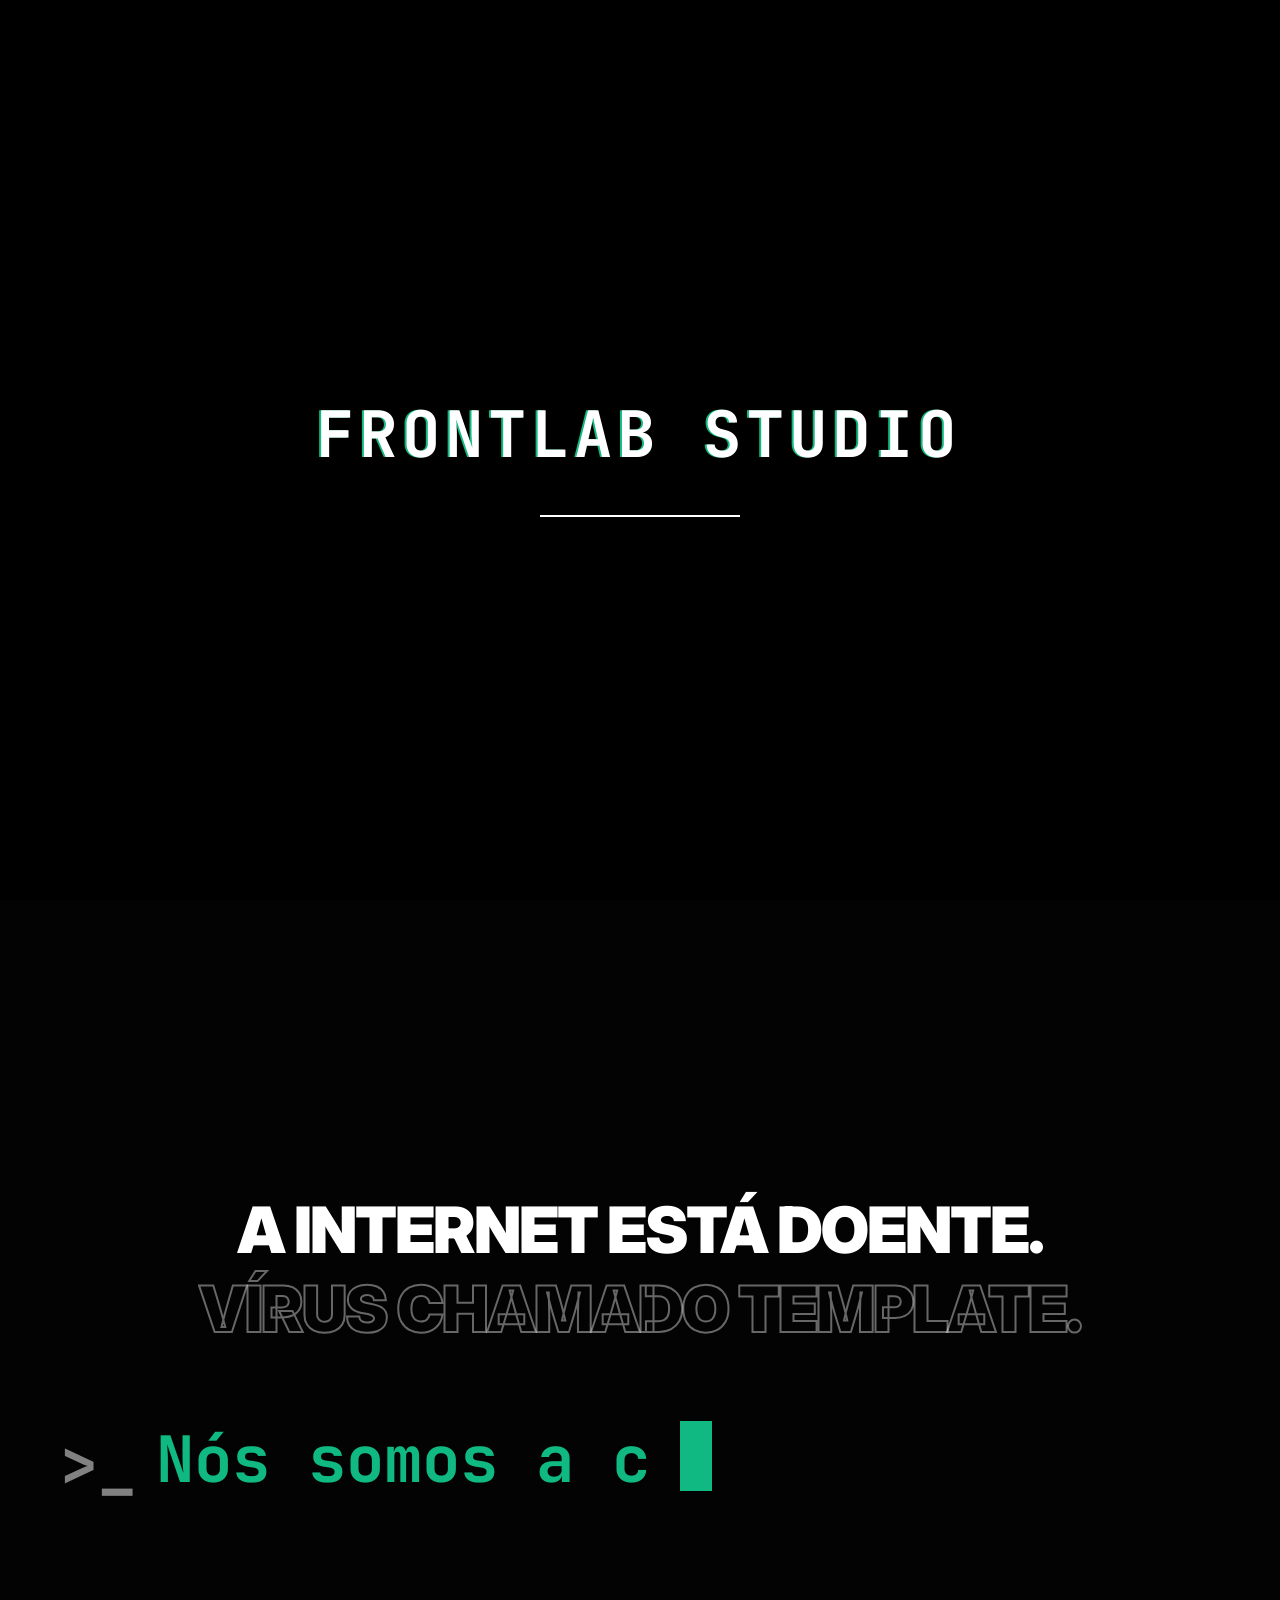
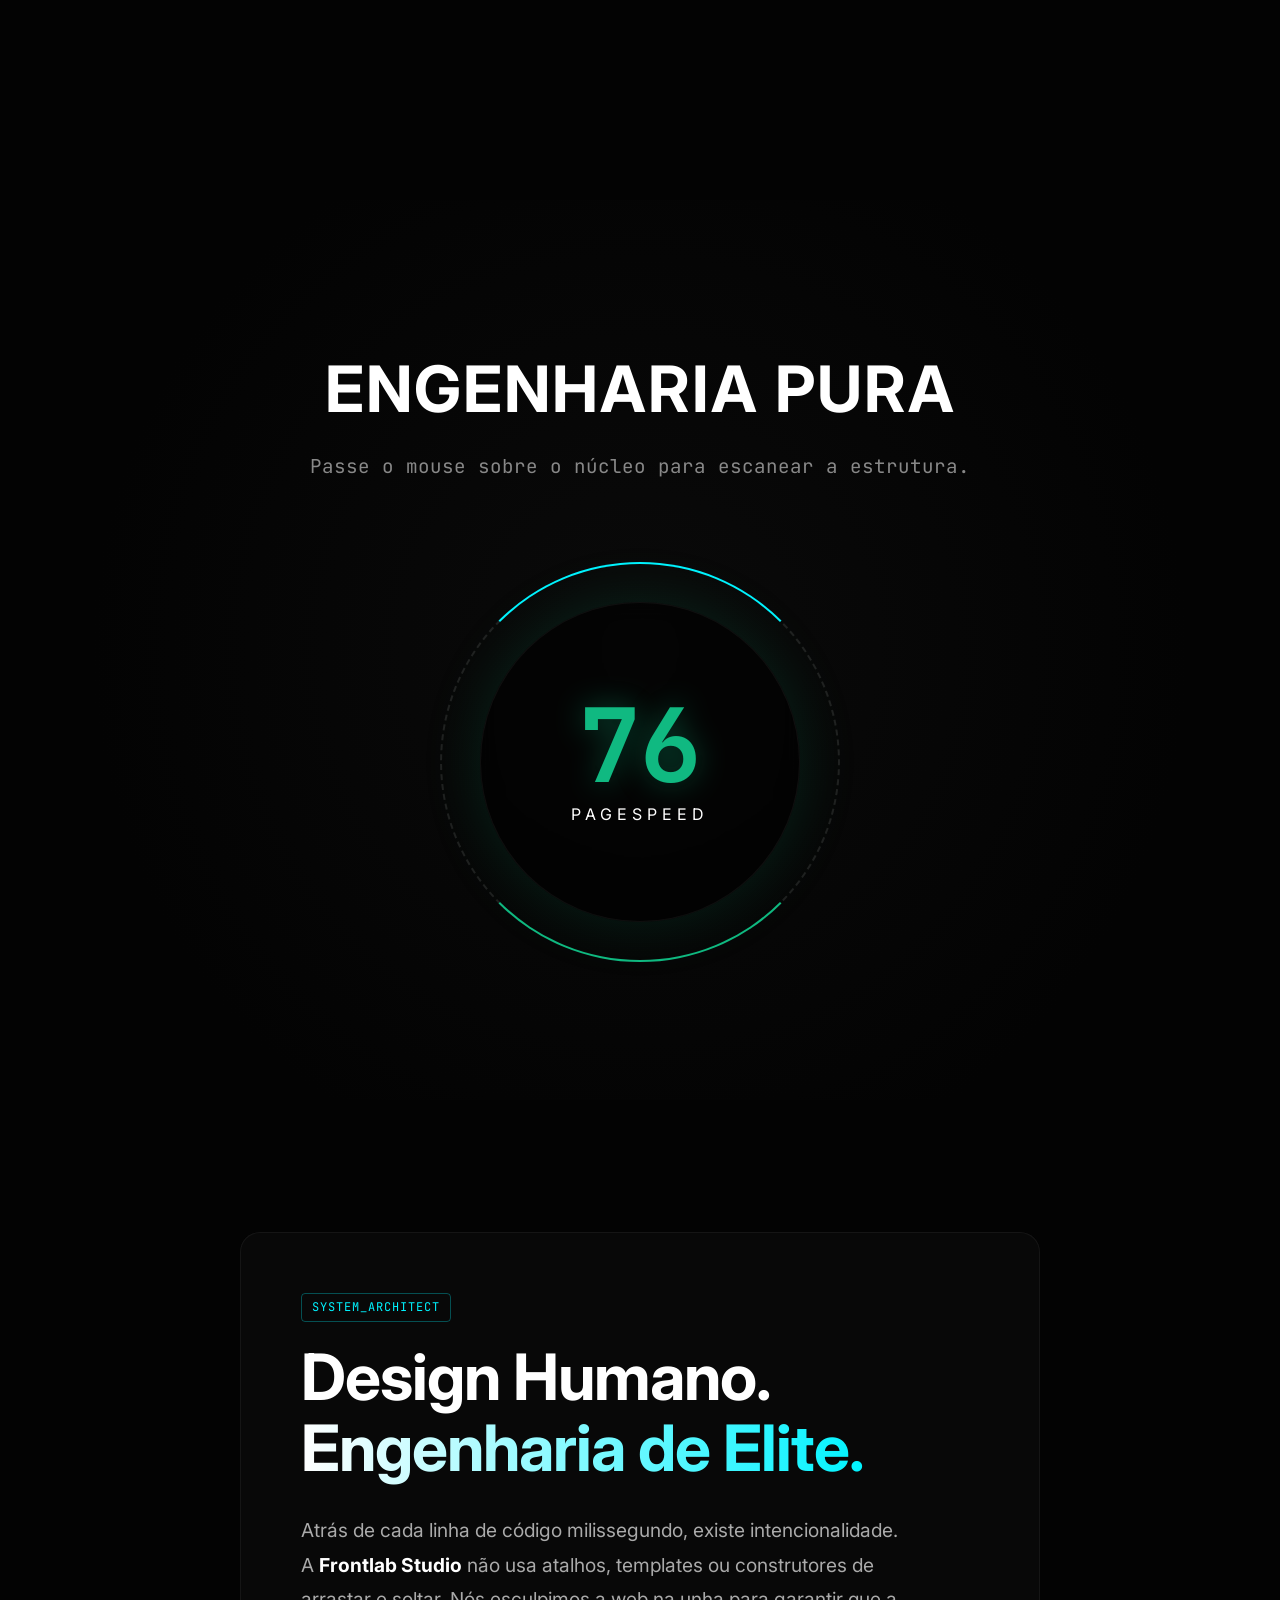
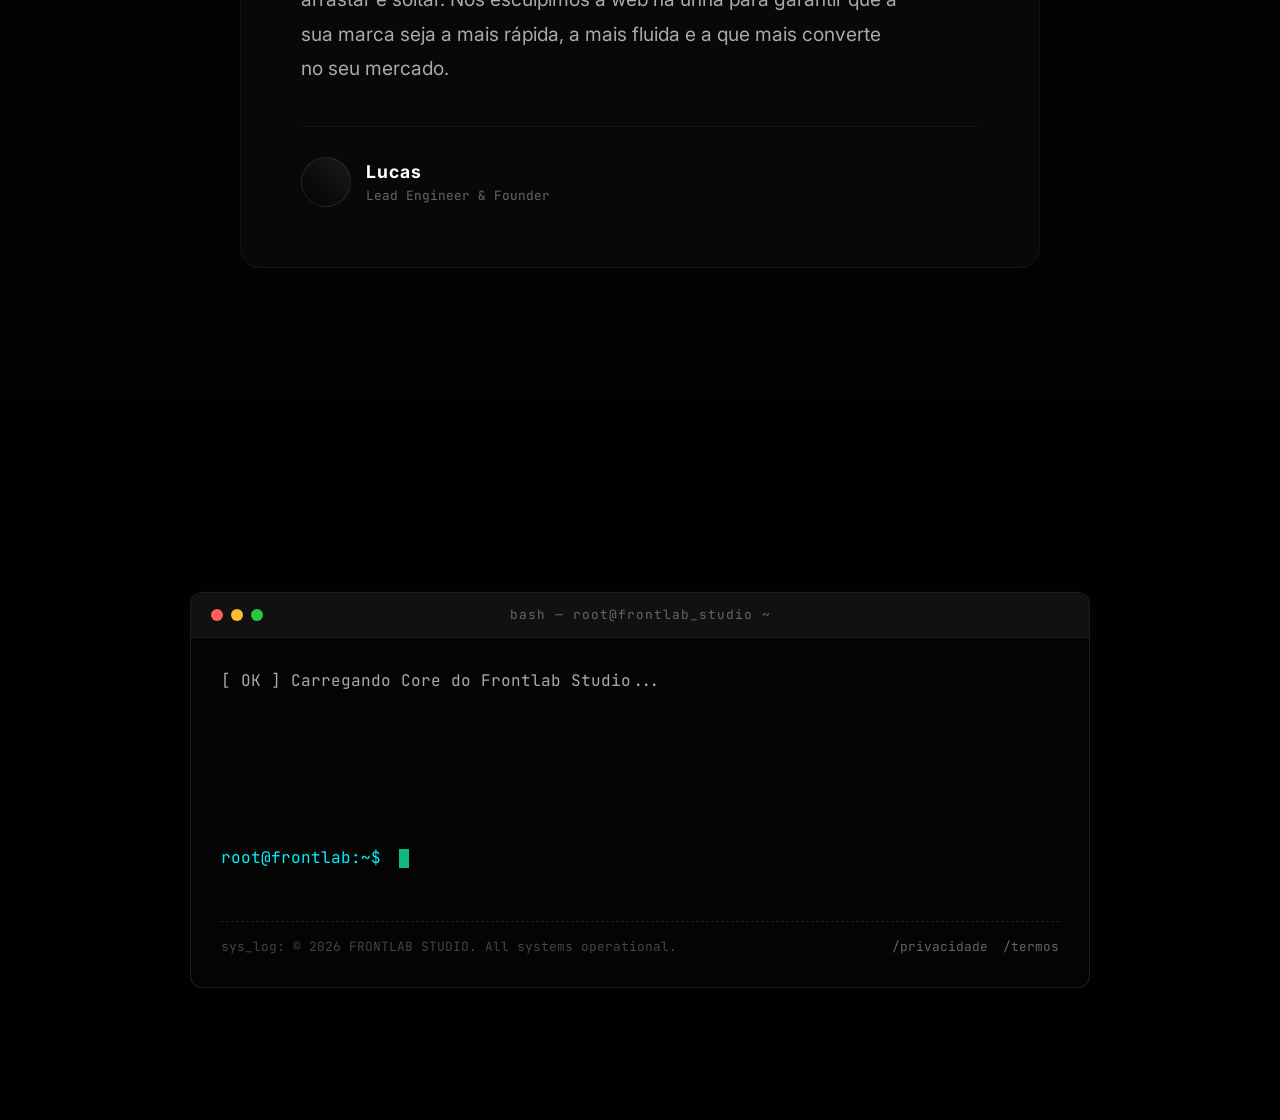
<file: index.html>
<!DOCTYPE html>
<html lang="pt-br">

<head>
    <meta charset="UTF-8">
    <meta name="viewport" content="width=device-width, initial-scale=1.0">
    <title>FRONTLAB STUDIO | O Futuro do Front-End</title>
    <link rel="stylesheet" href="assets/style/style.css">
    <link href="https://fonts.googleapis.com/css2?family=Inter:wght@400;800&family=JetBrains+Mono:wght@700&display=swap"
        rel="stylesheet">
    <link rel="shortcut icon" href="assets/svg/logo.png" type="image/x-png">
</head>

<body>

    <div id="ai-intro" class="intro-container">
        <h1 class="glitch-text" data-text="FRONTLAB STUDIO">FRONTLAB STUDIO</h1>
        <div class="progress-bar">
            <div class="progress-fill"></div>
        </div>
    </div>

    <canvas id="tech-bg"></canvas>

    <main id="hub-main" class="hub-hidden">
        <div class="split-container">

            <a href="parcerias/parcerias.html" class="portal b2b-portal" target="_self">
                <div class="portal-content">
                    <span class="badge tech-badge">PARA AGÊNCIAS & DESIGNERS</span>
                    <h2>Braço Técnico B2B</h2>
                    <p>Escale suas entregas com código puro. Foque no design, nós construímos a máquina.</p>
                    <div class="btn-ghost">Acessar Ecossistema <span class="arrow">→</span></div>
                </div>
                <div class="overlay-glow glow-blue"></div>
            </a>

            <a href="empresas/empresas.html" class="portal b2c-portal" target="_self">
                <div class="portal-content">
                    <span class="badge biz-badge">PARA EMPRESAS</span>
                    <h2>Acelerador de Vendas</h2>
                    <p>Estruturas web ultrarrápidas projetadas para dominar o tráfego pago e converter extremos.</p>
                    <div class="btn-ghost">Ver Soluções <span class="arrow">→</span></div>
                </div>
                <div class="overlay-glow glow-green"></div>
            </a>

        </div>
    </main>
    <section id="manifesto" class="manifesto-section">
        <div class="kinetic-container">
            <div class="k-line k-left">
                <h2 class="k-text">A INTERNET ESTÁ DOENTE.</h2>
            </div>
            <div class="k-line k-right">
                <h2 class="k-text outline-text">VÍRUS CHAMADO TEMPLATE.</h2>
            </div>
        </div>

        <div class="manifesto-core">
            <div class="terminal-box">
                <span class="prompt-icon">>_</span>
                <p id="typewriter-manifesto"></p><span class="cursor-blink"></span>
            </div>
        </div>
    </section>
    <section id="maquinas" class="machine-section">
        <div class="machine-header">
            <h2>Engenharia Pura</h2>
            <p>Passe o mouse sobre o núcleo para escanear a estrutura.</p>
        </div>

        <div class="core-container">
            <div class="speed-hologram">

                <div class="score-circle">
                    <div class="score-value" id="speed-counter">0</div>
                    <div class="score-label">PAGESPEED</div>
                </div>

                <div class="xray-code">
                    <pre><code>
&lt;!-- NÚCLEO FRONTLAB --&gt;
{
  "DOM_Load": "0.1s",
  "Bloatware": false,
  "WordPress": false,
  "Elementor": false,
  "Tech": "Pure Logic"
}
                    </code></pre>
                </div>

            </div>
        </div>
    </section>
    <section id="arquiteto" class="architect-section">
        <div class="architect-container">

            <div class="tilt-card" id="tilt-card">
                <div class="spotlight-overlay"></div>

                <div class="card-content">
                    <span class="tech-badge-small">SYSTEM_ARCHITECT</span>
                    <h2 class="architect-title">Design Humano.<br><span class="highlight-blue">Engenharia de
                            Elite.</span></h2>

                    <p class="architect-bio">
                        Atrás de cada linha de código milissegundo, existe intencionalidade.
                        A <strong>Frontlab Studio</strong> não usa atalhos, templates ou construtores de arrastar e
                        soltar.
                        Nós esculpimos a web na unha para garantir que a sua marca seja a mais rápida, a mais fluida e a
                        que mais converte no seu mercado.
                    </p>

                    <div class="founder-signature">
                        <div class="avatar-placeholder">
                            <i class="fa-solid fa-user-astronaut"></i>
                        </div>
                        <div class="signature-info">
                            <strong>Lucas</strong>
                            <span>Lead Engineer & Founder</span>
                        </div>
                    </div>
                </div>
            </div>
        </div>
    </section>
    <footer id="terminal-footer" class="terminal-section">
        <div class="terminal-window">

            <div class="terminal-header">
                <div class="term-buttons">
                    <span class="term-btn close"></span>
                    <span class="term-btn minimize"></span>
                    <span class="term-btn expand"></span>
                </div>
                <div class="term-title">bash — root@frontlab_studio ~</div>
            </div>

            <div class="terminal-body" id="term-body">

                <div id="boot-sequence" class="boot-sequence"></div>

                <div id="terminal-commands" class="terminal-commands hidden-cmd">
                    <p class="sys-msg">[ STATUS ] : Conexão estabelecida. Aguardando input do usuário...</p>

                    <a href="https://wa.me/554384137743?text=Acessei%20o%20Hub%20da%20Frontlab%20e%20quero%20iniciar%20um%20projeto."
                        target="_blank" rel="external nofollow noopener noreferrer" class="cmd-link">
                        <span class="prompt">root@frontlab:~$</span>
                        <span class="cmd-exec">./iniciar_projeto.sh</span>
                        <span class="cmd-desc"># Iniciar protocolo via WhatsApp</span>
                    </a>

                    <a href="https://www.instagram.com/frontlab.studio" target="_blank"
                        rel="external nofollow noopener noreferrer" class="cmd-link">
                        <span class="prompt">root@frontlab:~$</span>
                        <span class="cmd-exec">ping instagram.com -t</span>
                        <span class="cmd-desc"># Acessar rede de transmissão</span>
                    </a>
                </div>

                <div class="sys-input-line">
                    <span class="prompt">root@frontlab:~$</span> <span class="term-cursor"></span>
                </div>

                <div class="copyright-log">
                    <span class="sys-log-text">sys_log: © 2026 FRONTLAB STUDIO. All systems operational.</span>
                    <div class="legal-nav">
                        <a href="legal/privacidade.html?=origem=hub">/privacidade</a>
                        <a href="legal/termos.html?=origem=hub">/termos</a>
                    </div>
                </div>
            </div>
        </div>
    </footer>
    <a href="https://wa.me/554384137743?text=Acessei%20o%20Hub%20da%20Frontlab%20e%20quero%20escalar%20meu%20projeto."
        target="_blank" rel="external nofollow noopener noreferrer" class="floating-wpp" aria-label="Falar com a Frontlab no WhatsApp">
        <div class="wpp-glow"></div>
        <img src="assets/svg/logo-trasparente.png" alt="WhatsApp Frontlab" loading="lazy" width="60" height="60">
    </a>

    <dialog id="cookie-terminal" class="cookie-dialog">
        <div class="cookie-header">
            <span class="sys-title">sys_auth_required</span>
        </div>
        <div class="cookie-body">
            <p class="cookie-msg">
                <span class="prompt-green">root@frontlab:~$</span> Escaneando ambiente... <br>
                Para injetar a melhor experiência e rastrear métricas de conversão extrema, utilizamos cookies. Leia
                nossas <a href="legal/privacidade.html?origem=hub" class="cookie-link">Diretrizes de Privacidade</a>.
            </p>
            <div class="cookie-actions">
                <button id="btn-accept-cookies" class="btn-terminal btn-accept">[ INJETAR_COOKIES ]</button>
                <button id="btn-reject-cookies" class="btn-terminal btn-reject">[ RECUSAR ]</button>
            </div>
        </div>
    </dialog>

    <script src="assets/script/script.js"></script>
</body>

</html>
</file>
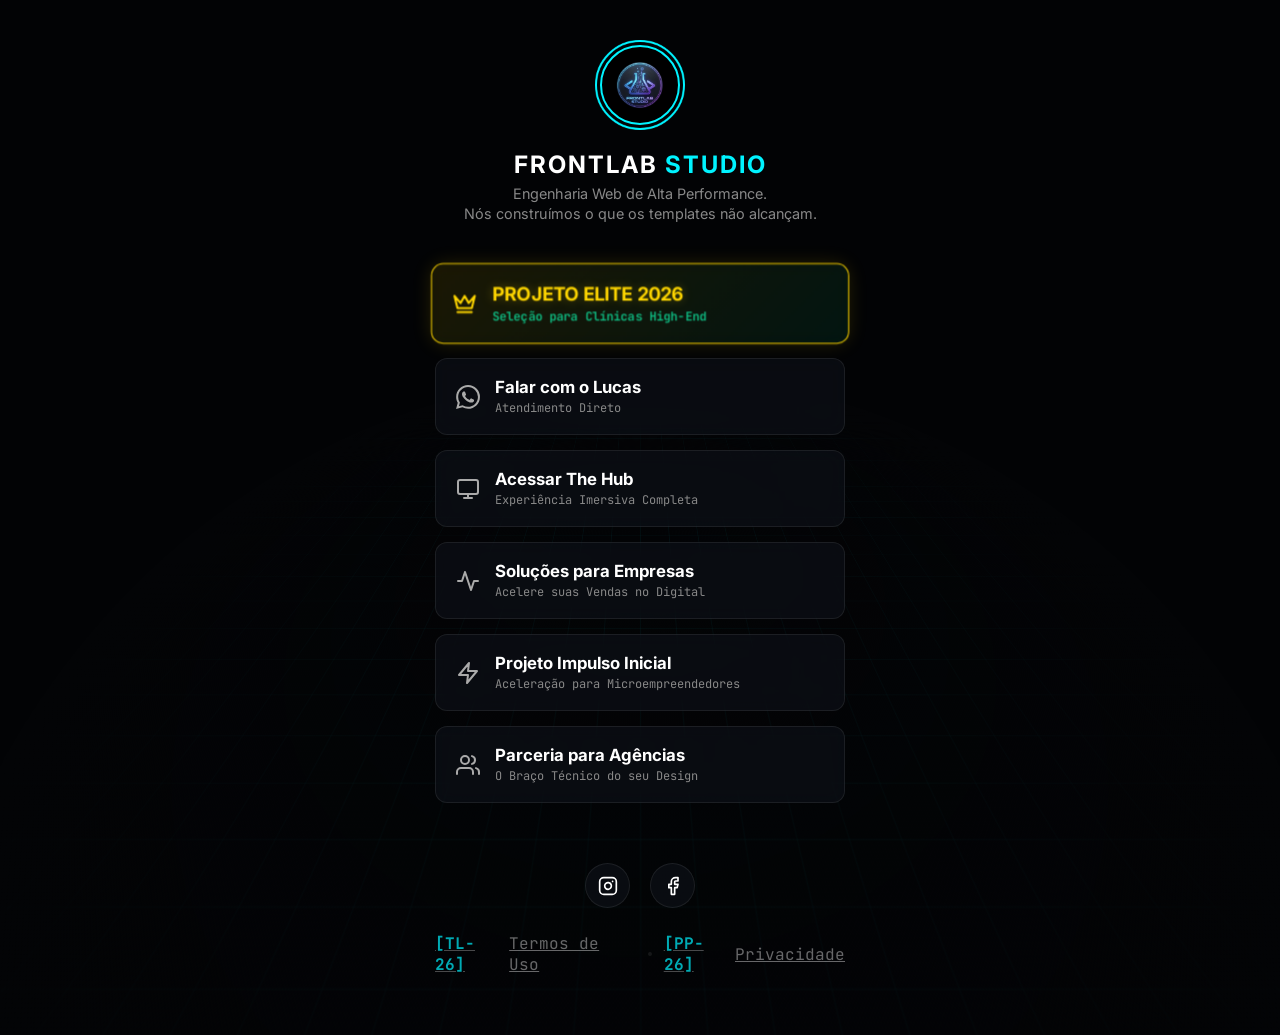
<file: bio/bio.html>
<!DOCTYPE html>
<html lang="pt-br">

<head>
    <meta charset="UTF-8">
    <meta name="viewport" content="width=device-width, initial-scale=1.0">
    <meta name="description" content="Frontlab Studio - Links Oficiais. Engenharia Web Premium.">
    <title>FRONTLAB STUDIO | Links Oficiais</title>

    <link rel="preconnect" href="https://fonts.googleapis.com">
    <link rel="preconnect" href="https://fonts.gstatic.com" crossorigin>
    <link
        href="https://fonts.googleapis.com/css2?family=Inter:wght@400;600;800&family=JetBrains+Mono:wght@400;700&display=swap"
        rel="stylesheet">
    <link rel="stylesheet" href="../assets/style/bio.css">
    <link rel="shortcut icon" href="../assets/svg/logo-trasparente.png" type="image/x-png">
</head>

<body>

    <div class="cyber-grid"></div>

    <main class="bio-container">
        <header class="bio-header">
            <div class="logo-container">
                <div class="pulse-ring"></div>
                <img src="../assets/svg/logo-trasparente.png" alt="Frontlab Ícone" width="80" height="80"
                    fetchpriority="high" class="bio-avatar">
            </div>
            <h1>FRONTLAB <span class="highlight-cyan">STUDIO</span></h1>
            <p class="bio-desc">Engenharia Web de Alta Performance.<br>Nós construímos o que os templates não alcançam.
            </p>
        </header>

        <section class="links-wrapper">

            <a href="../promo-clinicas/elite.html" class="bio-link elite-link">
                <div class="laser-scanner"></div>
                <div class="link-content">
                    <svg class="link-icon elite-icon" viewBox="0 0 24 24" fill="none" stroke="currentColor"
                        stroke-width="2" stroke-linecap="round" stroke-linejoin="round">
                        <path d="m2 4 3 12h14l3-12-6 7-4-7-4 7-6-7zm3 16h14" />
                    </svg>
                    <div class="link-text">
                        <span class="title">PROJETO ELITE 2026</span>
                        <span class="subtitle">Seleção para Clínicas High-End</span>
                    </div>
                </div>
            </a>

            <a href="https://wa.me/554384137743?text=Fala%20Lucas!%20Vim%20pelo%20Instagram%20da%20Frontlab%20e%20quero%20elevar%20o%20n%C3%ADvel%20da%20minha%20empresa."
                target="_blank" rel="prev external nofollow noopener noreferrer" class="bio-link zap-link">
                <div class="link-content">
                    <svg class="link-icon" viewBox="0 0 24 24" fill="currentColor" stroke="none"
                        xmlns="http://www.w3.org/2000/svg">
                        <path
                            d="M17.472 14.382c-.297-.149-1.758-.867-2.03-.967-.273-.099-.471-.148-.67.15-.197.297-.767.966-.94 1.164-.173.199-.347.223-.644.075-.297-.15-1.255-.463-2.39-1.475-.883-.788-1.48-1.761-1.653-2.059-.173-.297-.018-.458.13-.606.134-.133.298-.347.446-.52.149-.174.198-.298.298-.497.099-.198.05-.371-.025-.52-.075-.149-.669-1.612-.916-2.207-.242-.579-.487-.5-.669-.51a12.8 12.8 0 0 0-.57-.01c-.198 0-.52.074-.792.372-.272.297-1.04 1.016-1.04 2.479 0 1.462 1.065 2.875 1.213 3.074.149.198 2.096 3.2 5.077 4.487.709.306 1.262.489 1.694.625.712.227 1.36.195 1.871.118.571-.085 1.758-.719 2.006-1.413.248-.694.248-1.289.173-1.413-.074-.124-.272-.198-.57-.347m-5.421 7.403h-.004a9.87 9.87 0 0 1-5.031-1.378l-.361-.214-3.741.982.998-3.648-.235-.374a9.86 9.86 0 0 1-1.51-5.26c.001-5.45 4.436-9.884 9.888-9.884 2.64 0 5.122 1.03 6.988 2.898a9.825 9.825 0 0 1 2.893 6.994c-.003 5.45-4.437 9.884-9.885 9.884m8.413-18.297A11.815 11.815 0 0 0 12.05 0C5.495 0 .16 5.335.157 11.892c0 2.096.547 4.142 1.588 5.945L.057 24l6.305-1.654a11.882 11.882 0 0 0 5.683 1.448h.005c6.554 0 11.89-5.335 11.893-11.893a11.821 11.821 0 0 0-3.48-8.413Z" />
                    </svg>
                    <div class="link-text">
                        <span class="title">Falar com o Lucas</span>
                        <span class="subtitle">Atendimento Direto</span>
                    </div>
                </div>
            </a>

            <a href="../index.html" class="bio-link hub-link">
                <div class="link-content">
                    <svg class="link-icon" viewBox="0 0 24 24" fill="none" stroke="currentColor" stroke-width="2"
                        stroke-linecap="round" stroke-linejoin="round">
                        <rect x="2" y="3" width="20" height="14" rx="2" ry="2" />
                        <line x1="8" y1="21" x2="16" y2="21" />
                        <line x1="12" y1="17" x2="12" y2="21" />
                    </svg>
                    <div class="link-text">
                        <span class="title">Acessar The Hub</span>
                        <span class="subtitle">Experiência Imersiva Completa</span>
                    </div>
                </div>
            </a>

            <a href="../empresas/empresas.html" class="bio-link green-link">
                <div class="link-content">
                    <svg class="link-icon" viewBox="0 0 24 24" fill="none" stroke="currentColor" stroke-width="2"
                        stroke-linecap="round" stroke-linejoin="round">
                        <polyline points="22 12 18 12 15 21 9 3 6 12 2 12" />
                    </svg>
                    <div class="link-text">
                        <span class="title">Soluções para Empresas</span>
                        <span class="subtitle">Acelere suas Vendas no Digital</span>
                    </div>
                </div>
            </a>
            <a href="../promo-micro/impulso.html" class="bio-link orange-link">
                <div class="link-content">
                    <svg class="link-icon" viewBox="0 0 24 24" fill="none" stroke="currentColor" stroke-width="2"
                        stroke-linecap="round" stroke-linejoin="round">
                        <path d="M13 2L3 14h9l-1 8 10-12h-9l1-8z" />
                    </svg>
                    <div class="link-text">
                        <span class="title">Projeto Impulso Inicial</span>
                        <span class="subtitle">Aceleração para Microempreendedores</span>
                    </div>
                </div>
            </a>

            <a href="../parcerias/parcerias.html" class="bio-link cyan-link">
                <div class="link-content">
                    <svg class="link-icon" viewBox="0 0 24 24" fill="none" stroke="currentColor" stroke-width="2"
                        stroke-linecap="round" stroke-linejoin="round">
                        <path d="M17 21v-2a4 4 0 0 0-4-4H5a4 4 0 0 0-4 4v2" />
                        <circle cx="9" cy="7" r="4" />
                        <path d="M23 21v-2a4 4 0 0 0-3-3.87" />
                        <path d="M16 3.13a4 4 0 0 1 0 7.75" />
                    </svg>
                    <div class="link-text">
                        <span class="title">Parceria para Agências</span>
                        <span class="subtitle">O Braço Técnico do seu Design</span>
                    </div>
                </div>
            </a>

        </section>

        <footer class="bio-footer">
            <div class="bio-socials">
                <a href="https://www.instagram.com/frontlab.studio" target="_blank"
                    rel="prev external nofollow noopener noreferrer" class="social-icon" aria-label="Instagram">
                    <svg viewBox="0 0 24 24" fill="none" stroke="currentColor" stroke-width="2" stroke-linecap="round"
                        stroke-linejoin="round">
                        <rect x="2" y="2" width="20" height="20" rx="5" ry="5"></rect>
                        <path d="M16 11.37A4 4 0 1 1 12.63 8 4 4 0 0 1 16 11.37z"></path>
                        <line x1="17.5" y1="6.5" x2="17.51" y2="6.5"></line>
                    </svg>
                </a>
                <a href="https://www.facebook.com/profile.php?id=61588626531827" target="_blank" rel="prev external nofollow noopener noreferrer" class="social-icon"
                    aria-label="Facebook">
                    <svg viewBox="0 0 24 24" fill="none" stroke="currentColor" stroke-width="2" stroke-linecap="round"
                        stroke-linejoin="round">
                        <path d="M18 2h-3a5 5 0 0 0-5 5v3H7v4h3v8h4v-8h3l1-4h-4V7a1 1 0 0 1 1-1h3z"></path>
                    </svg>
                </a>
            </div>

            <nav class="legal-protocol" aria-label="Documentação Legal">
                <a href="../legal/termos.html?origem=bio" class="legal-link">
                    <span class="code-prefix">[TL-26]</span> Termos de Uso
                </a>
                <span class="protocol-divider"></span>
                <a href="../legal/privacidade.html?origem=bio" class="legal-link">
                    <span class="code-prefix">[PP-26]</span> Privacidade
                </a>
            </nav>
        </footer>
    </main>
    <dialog id="cookie-consent" class="cookie-bar">
        <div class="cookie-content">
            <p><span class="code-prefix">[SISTEMA]</span> Utilizamos cookies para otimizar sua experiência de engenharia
                web.</p>
            <div class="cookie-actions">
                <button onclick="acceptCookies()" class="btn-accept">ACEITAR</button>
            </div>
        </div>
    </dialog>
    <script src="../assets/script/bio.js"></script>
</body>

</html>
</file>
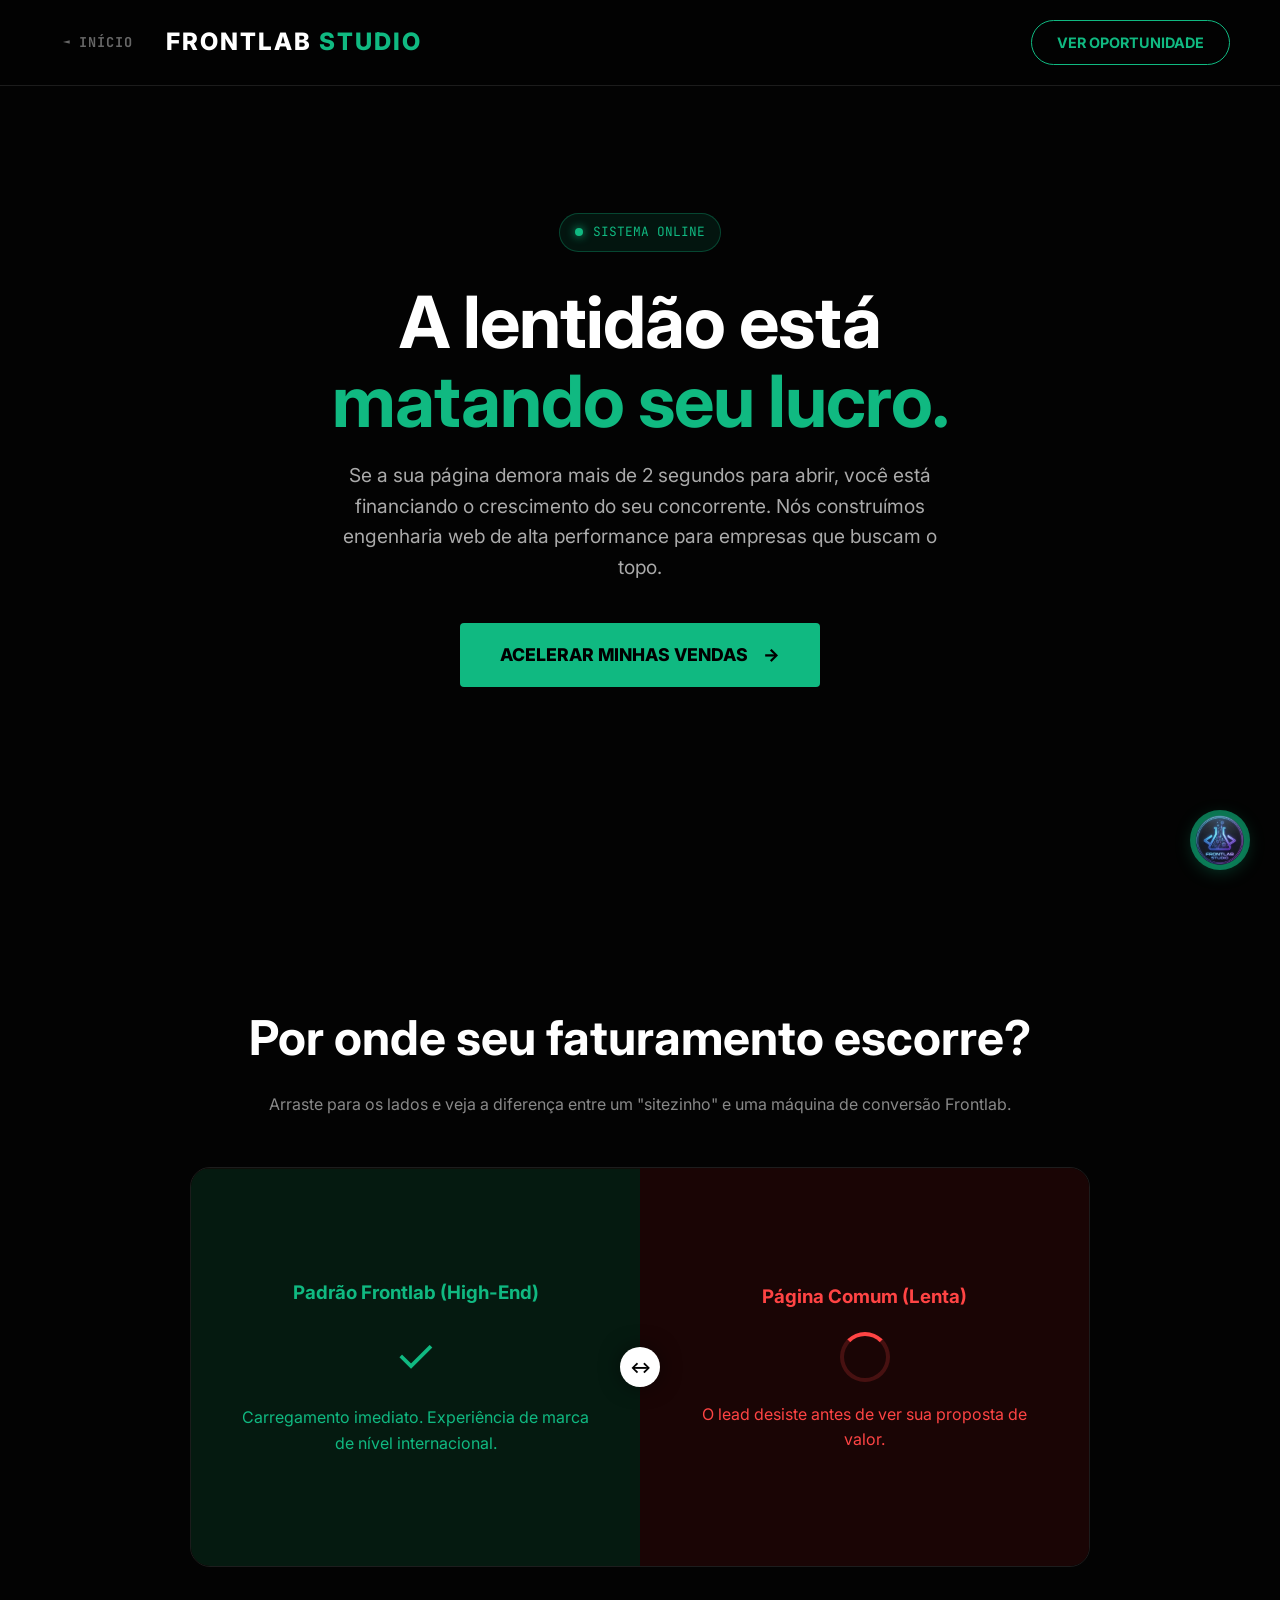
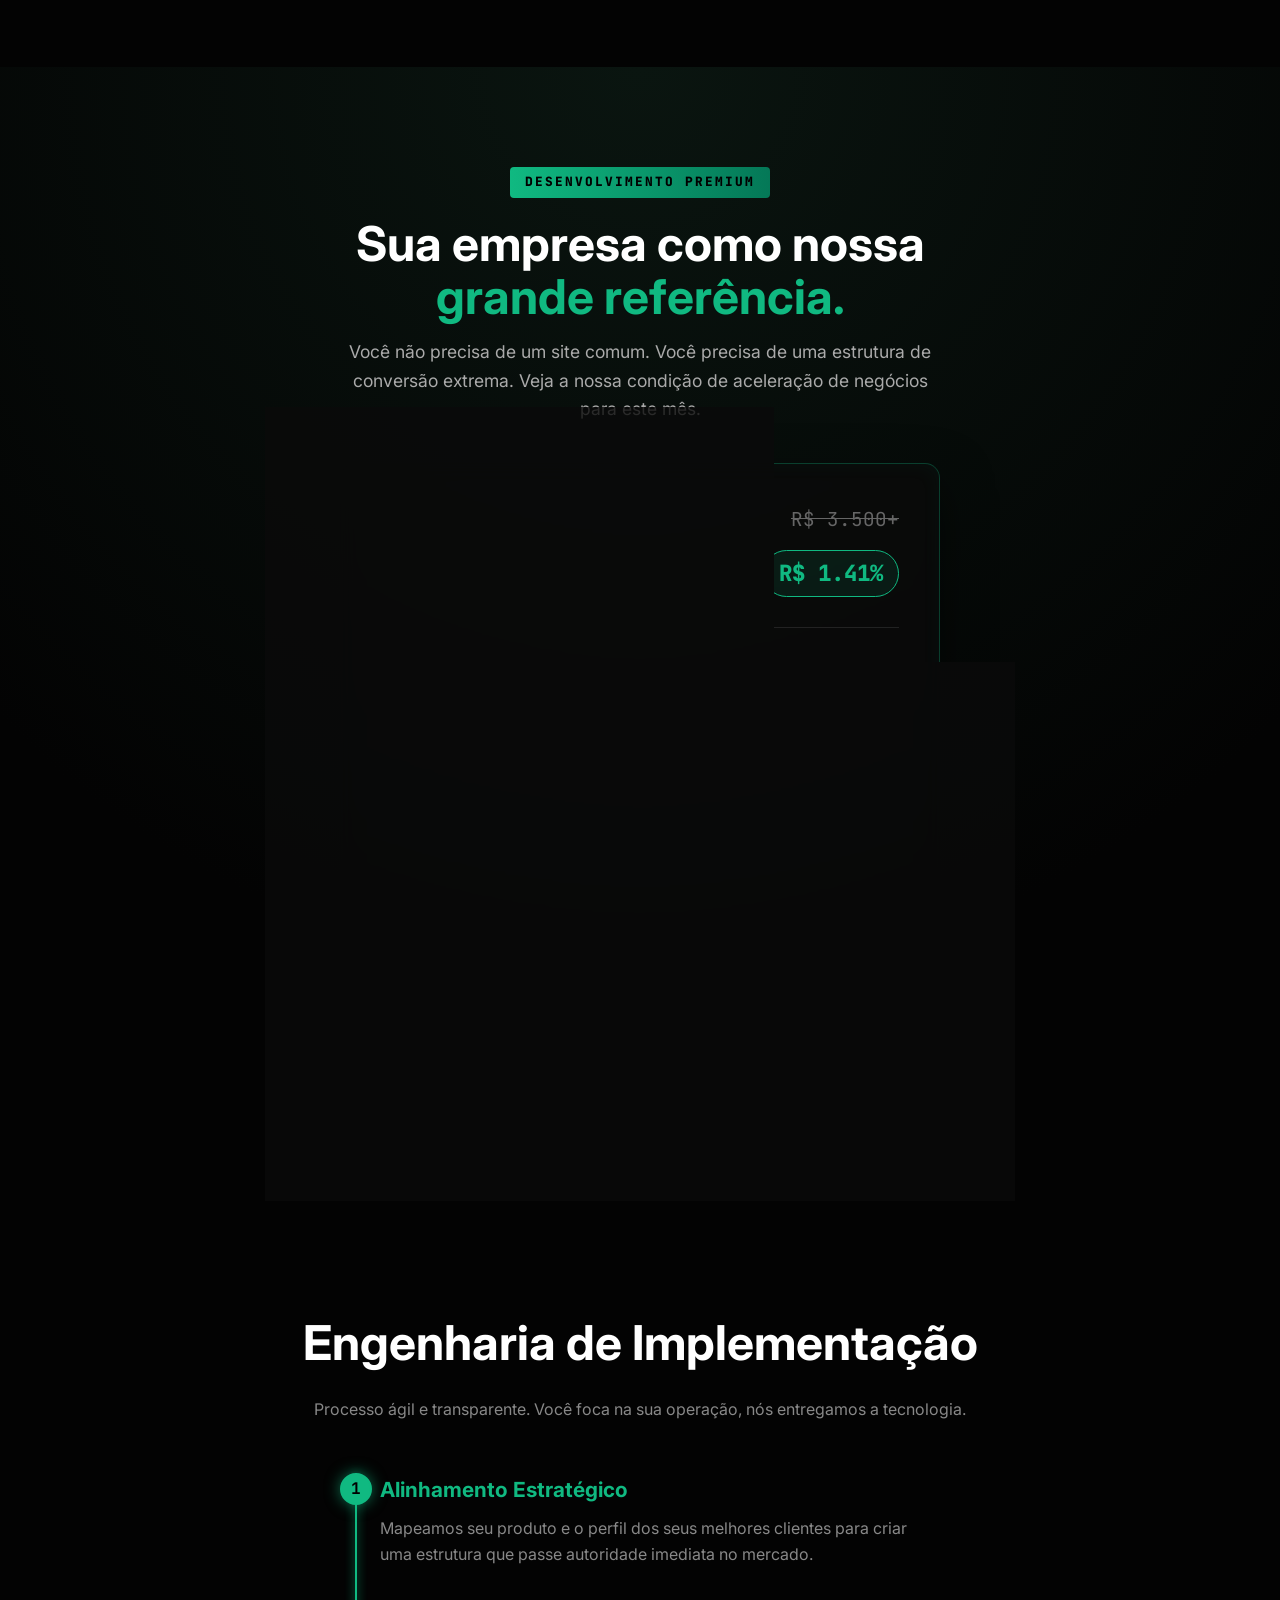
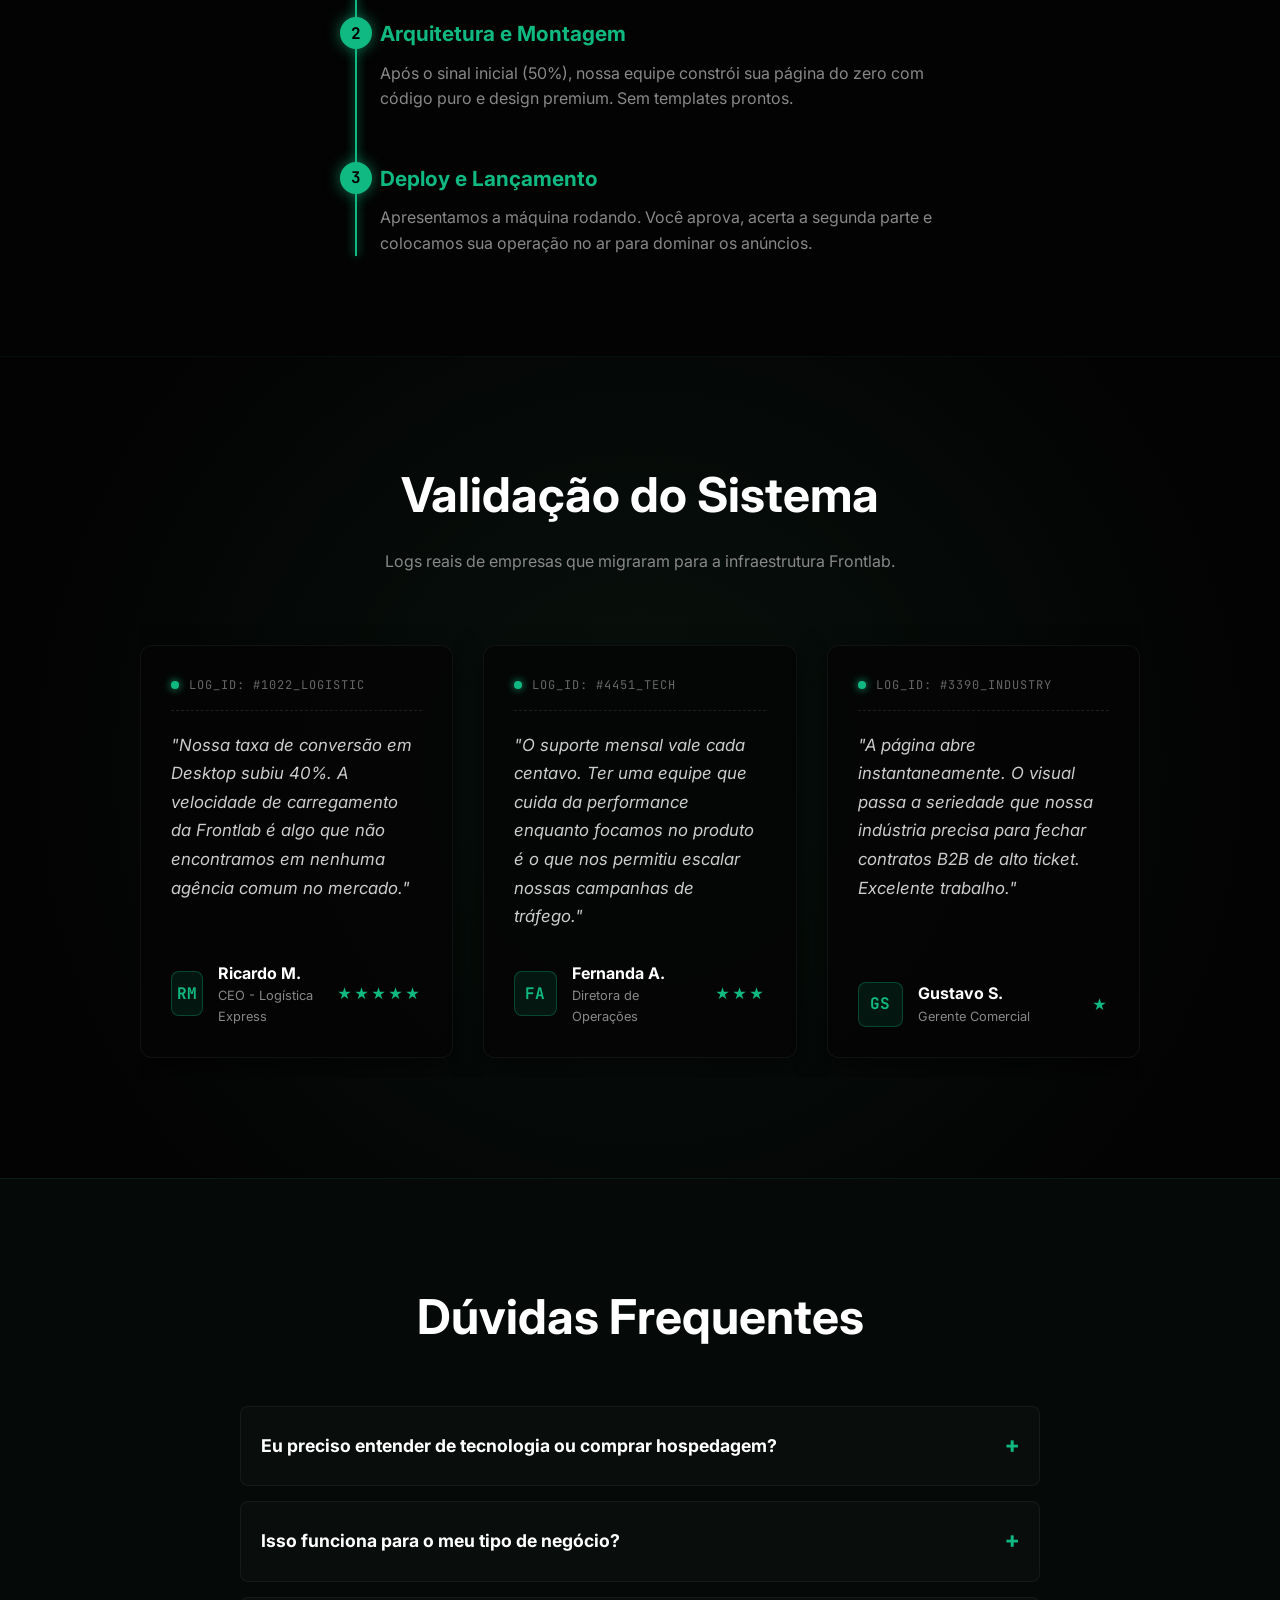
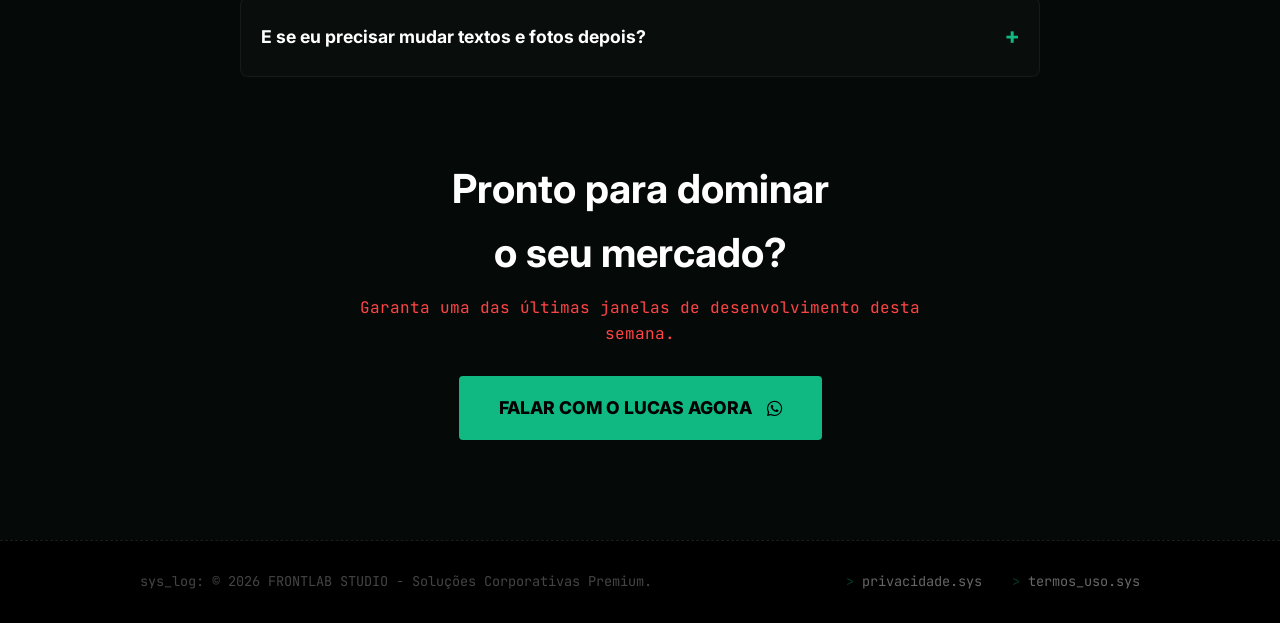
<file: empresas/empresas.html>
<!DOCTYPE html>
<html lang="pt-br">

<head>
    <meta charset="UTF-8">
    <meta name="viewport" content="width=device-width, initial-scale=1.0">
    <meta name="description"
        content="Frontlab Studio - Engenharia web de alta performance para empresas. Transforme visitantes em clientes com sites ultrarrápidos.">
    <title>FRONTLAB STUDIO | High-End Corporate</title>

    <link rel="preconnect" href="https://fonts.googleapis.com">
    <link rel="preconnect" href="https://fonts.gstatic.com" crossorigin>
    <link
        href="https://fonts.googleapis.com/css2?family=Inter:wght@400;600;800&family=JetBrains+Mono:wght@400;700&display=swap"
        rel="stylesheet">
    <link rel="stylesheet" href="../assets/style/empresas.css">
    <link rel="stylesheet" href="https://cdnjs.cloudflare.com/ajax/libs/font-awesome/6.0.0/css/all.min.css">
    <link rel="shortcut icon" href="../assets/svg/logo.png" type="image/x-png">
</head>

<body>

    <nav class="glass-nav">
        <div class="nav-left">
            <a href="../index.html" class="btn-back" title="Retornar ao Hub">
                <span class="back-arrow">◄</span> INÍCIO
            </a>
            <div class="logo">FRONTLAB <span class="highlight-green">STUDIO</span></div>
        </div>
        <a href="#oferta" class="btn-nav">Ver Oportunidade</a>
    </nav>

    <header class="hero-section">
        <div class="hero-content">
            <div class="status-badge"><span class="pulse-dot"></span> SISTEMA ONLINE</div>
            <h1>A lentidão está <br><span class="text-green">matando seu lucro.</span></h1>
            <p>Se a sua página demora mais de 2 segundos para abrir, você está financiando o crescimento do seu
                concorrente.
                Nós construímos engenharia web de alta performance para empresas que buscam o topo.</p>
            <a href="https://wa.me/554384137743?text=Fala%20Lucas!%20Quero%20escalar%20minhas%20vendas%20com%20a%20Frontlab."
                class="btn-hero">ACELERAR MINHAS VENDAS <span class="arrow">→</span></a>
        </div>

        <div class="speed-lines"></div>
    </header>

    <section class="raiox-section">
        <div class="section-header">
            <h2>Por onde seu faturamento escorre?</h2>
            <p>Arraste para os lados e veja a diferença entre um "sitezinho" e uma máquina de conversão Frontlab.</p>
        </div>

        <div class="comparison-slider">
            <div class="bad-side">
                <div class="hole-text bad-hole">
                    <span class="hole-title">O dinheiro escorrendo... 💸</span>
                    <p>A cada 1 segundo de tela branca, um potencial cliente perde a paciência e vai gastar na
                        concorrência.</p>
                </div>

                <div class="content-bad">
                    <h3>Página Comum (Lenta)</h3>
                    <div class="loading-circle"></div>
                    <p>O lead desiste antes de ver sua proposta de valor.</p>
                </div>
            </div>

            <div class="good-side" id="good-side">
                <div class="content-good">
                    <h3>Padrão Frontlab (High-End)</h3>
                    <div class="check-icon">✓</div>
                    <p>Carregamento imediato. Experiência de marca de nível internacional.</p>
                </div>

                <div class="hole-text good-hole">
                    <span class="hole-title">Vantagem Desleal 🚀</span>
                    <p>Autoridade instantânea. O cliente clica e sua estrutura já está lá, valorizando sua empresa antes
                        mesmo do primeiro contato comercial.</p>
                </div>
            </div>

            <input type="range" min="0" max="100" value="50" id="slider" class="slider-control">
            <div class="slider-button" id="slider-button">↔</div>
        </div>
    </section>

    <section id="oferta" class="oferta-section">
        <div class="oferta-container">
            <div class="badge-elite">DESENVOLVIMENTO PREMIUM</div>
            <h2>Sua empresa como nossa <br><span class="text-green">grande referência.</span></h2>
            <p class="oferta-desc">Você não precisa de um site comum. Você precisa de uma estrutura de conversão
                extrema. Veja a nossa condição de aceleração de negócios para este mês.</p>

            <div class="pricing-card" id="elite-card">
                <div class="price-row crossed">
                    <span>Agências Tradicionais (Lento)</span>
                    <span class="old-price">R$ 3.500+</span>
                </div>
                <div class="price-row highlight">
                    <span>Estrutura Frontlab High-End</span>
                    <span class="free" id="price-value">R$ 1.490</span>
                </div>

                <hr class="divider">

                <div class="price-details">
                    <div class="detail-item">
                        <span class="detail-title">Engenharia e Criação (R$ 1.490)</span>
                        <span class="detail-value">Acesso Facilitado: 50% / 50%</span>
                        <span class="detail-sub">Dividimos em duas etapas:
                            <strong>R$ 745 para iniciar</strong> o projeto e os outros
                            <strong>R$ 745 só após a entrega</strong> e sua aprovação final.</span>
                    </div>
                    <div class="detail-item">
                        <span class="detail-title">Gestão e Suporte Integrado</span>
                        <span class="detail-value">R$ 297 / mês</span>
                        <span class="detail-sub">Manutenção total, hospedagem blindada e atualizações recorrentes.
                            Nós cuidamos da tecnologia, você cuida do seu Market Share.</span>
                    </div>
                </div>

                <a href="https://wa.me/554384137743?text=Fala%20Lucas!%20Quero%20agendar%20o%20desenvolvimento%20da%20minha%20p%C3%A1gina%20premium%20High-End%20para%20minha%20empresa!"
                    target="_blank" rel="external nofollow noopener noreferrer" class="btn-hero btn-full">
                    RESERVAR MINHA ESTRUTURA <i class="fa-solid fa-lock"></i>
                </a>
                <p class="scarcity-text">Aviso: A agenda de desenvolvimentos deste mês está fechando.</p>
            </div>
        </div>
    </section>

    <section class="process-section">
        <div class="section-header">
            <h2>Engenharia de Implementação</h2>
            <p>Processo ágil e transparente. Você foca na sua operação, nós entregamos a tecnologia.</p>
        </div>

        <div class="timeline">
            <div class="timeline-progress" id="timeline-progress"></div>

            <div class="timeline-step">
                <div class="step-dot">1</div>
                <div class="step-content">
                    <h3>Alinhamento Estratégico</h3>
                    <p>Mapeamos seu produto e o perfil dos seus melhores clientes para criar uma estrutura que passe
                        autoridade imediata no mercado.</p>
                </div>
            </div>
            <div class="timeline-step">
                <div class="step-dot">2</div>
                <div class="step-content">
                    <h3>Arquitetura e Montagem</h3>
                    <p>Após o sinal inicial (50%), nossa equipe constrói sua página do zero com código puro e design
                        premium. Sem templates prontos.</p>
                </div>
            </div>
            <div class="timeline-step">
                <div class="step-dot">3</div>
                <div class="step-content">
                    <h3>Deploy e Lançamento</h3>
                    <p>Apresentamos a máquina rodando. Você aprova, acerta a segunda parte e colocamos sua operação no
                        ar para dominar os anúncios.</p>
                </div>
            </div>
        </div>
    </section>

    <section class="feedback-section" id="feedback-module">
        <div class="section-header">
            <h2>Validação do Sistema</h2>
            <p>Logs reais de empresas que migraram para a infraestrutura Frontlab.</p>
        </div>

        <div class="feedback-container">
            <div class="feedback-track" id="feedback-track">

                <div class="feedback-card">
                    <div class="card-sys-header">
                        <span class="sys-dot online"></span>
                        <span class="sys-log-id">LOG_ID: #1022_LOGISTIC</span>
                    </div>
                    <p class="feedback-text">"Nossa taxa de conversão em Desktop subiu 40%. A velocidade de carregamento
                        da Frontlab é algo que não encontramos em nenhuma agência comum no mercado."</p>
                    <div class="feedback-author">
                        <div class="author-avatar">RM</div>
                        <div class="author-info">
                            <strong>Ricardo M.</strong>
                            <span>CEO - Logística Express</span>
                        </div>
                        <div class="rating js-rating" data-rating="★★★★★"></div>
                    </div>
                </div>

                <div class="feedback-card">
                    <div class="card-sys-header">
                        <span class="sys-dot online"></span>
                        <span class="sys-log-id">LOG_ID: #4451_TECH</span>
                    </div>
                    <p class="feedback-text">"O suporte mensal vale cada centavo. Ter uma equipe que cuida da
                        performance enquanto focamos no produto é o que nos permitiu escalar nossas campanhas de
                        tráfego."</p>
                    <div class="feedback-author">
                        <div class="author-avatar">FA</div>
                        <div class="author-info">
                            <strong>Fernanda A.</strong>
                            <span>Diretora de Operações</span>
                        </div>
                        <div class="rating js-rating" data-rating="★★★★★"></div>
                    </div>
                </div>

                <div class="feedback-card">
                    <div class="card-sys-header">
                        <span class="sys-dot online"></span>
                        <span class="sys-log-id">LOG_ID: #3390_INDUSTRY</span>
                    </div>
                    <p class="feedback-text">"A página abre instantaneamente. O visual passa a seriedade que nossa
                        indústria precisa para fechar contratos B2B de alto ticket. Excelente trabalho."</p>
                    <div class="feedback-author">
                        <div class="author-avatar">GS</div>
                        <div class="author-info">
                            <strong>Gustavo S.</strong>
                            <span>Gerente Comercial</span>
                        </div>
                        <div class="rating js-rating" data-rating="★★★★★"></div>
                    </div>
                </div>

            </div>

            <div class="scroll-indicator">
                <span class="swipe-icon">↔</span> Deslize para escanear logs
            </div>
        </div>
    </section>

    <section class="faq-section" id="faq-module">
        <div class="section-header">
            <h2>Dúvidas Frequentes</h2>
        </div>

        <div class="faq-container">
            <details class="faq-item faq-anim">
                <summary>Eu preciso entender de tecnologia ou comprar hospedagem?</summary>
                <p>De forma alguma. Nós cuidamos de 100% da infraestrutura técnica e hospedagem blindada. O seu único
                    papel é atender as vendas e fechar negócios.</p>
            </details>
            <details class="faq-item faq-anim">
                <summary>Isso funciona para o meu tipo de negócio?</summary>
                <p>Sim. Se você é um prestador de serviço, indústria ou B2B que precisa que o cliente veja valor
                    imediato e clique para comprar sem lentidão, nossa estrutura é obrigatória.</p>
            </details>
            <details class="faq-item faq-anim">
                <summary>E se eu precisar mudar textos e fotos depois?</summary>
                <p>Nós não te abandonamos. O valor fixo de R$ 297 mensais já inclui suporte prioritário, manutenção e
                    atualizações para sua página nunca ficar obsoleta.</p>
            </details>
        </div>

        <div class="cta-final faq-anim">
            <h2>Pronto para dominar o seu mercado?</h2>
            <p>Garanta uma das últimas janelas de desenvolvimento desta semana.</p>
            <a href="https://wa.me/554384137743?text=Fala%20Lucas!%20Quero%20elevar%20o%20n%C3%ADvel%20da%20minha%20empresa%20com%20uma%20estrutura%20High-End."
                target="_blank" rel="external nofollow noopener noreferrer" class="btn-hero pulse-btn">
                FALAR COM O LUCAS AGORA <i class="fa-brands fa-whatsapp"></i>
            </a>
        </div>
    </section>

    <footer class="cyber-footer">
        <div class="footer-content">
            <p class="sys-copyright">sys_log: © 2026 FRONTLAB STUDIO - Soluções Corporativas Premium.</p>

            <div class="legal-links">
                <a href="../legal/privacidade.html?origem=empresas" class="legal-cmd">
                    <span class="prompt-arrow">></span> privacidade.sys
                </a>
                <a href="../legal/termos.html?origem=empresas" class="legal-cmd">
                    <span class="prompt-arrow">></span> termos_uso.sys
                </a>
            </div>
        </div>
    </footer>

    <a href="https://wa.me/554384137743?text=Fala%20Lucas!%20Quero%20elevar%20o%20n%C3%ADvel%20da%20minha%20empresa%20com%20uma%20estrutura%20High-End."
        target="_blank" rel="external nofollow noopener noreferrer" class="floating-wpp" aria-label="Falar com a Frontlab no WhatsApp">
        <div class="wpp-glow"></div>
        <img src="../assets/svg/logo-trasparente.png" alt="WhatsApp Frontlab" loading="lazy" width="60" height="60">
    </a>

    <dialog id="cookie-terminal" class="cookie-dialog">
        <div class="cookie-header">
            <span class="sys-title">sys_auth_required</span>
        </div>
        <div class="cookie-body">
            <p class="cookie-msg">
                <span class="prompt-green">root@frontlab:~$</span> Escaneando ambiente... <br>
                Para injetar a melhor experiência e rastrear métricas de conversão B2B, utilizamos cookies. Leia nossos
                <a href="../legal/termos.html?origem=empresas" class="cookie-link">Termos</a>.
            </p>
            <div class="cookie-actions">
                <button id="btn-accept-cookies" class="btn-terminal btn-accept">[ INJETAR_COOKIES ]</button>
                <button id="btn-reject-cookies" class="btn-terminal btn-reject">[ RECUSAR ]</button>
            </div>
        </div>
    </dialog>

    <script src="../assets/script/empresas.js"></script>
</body>

</html>
</file>
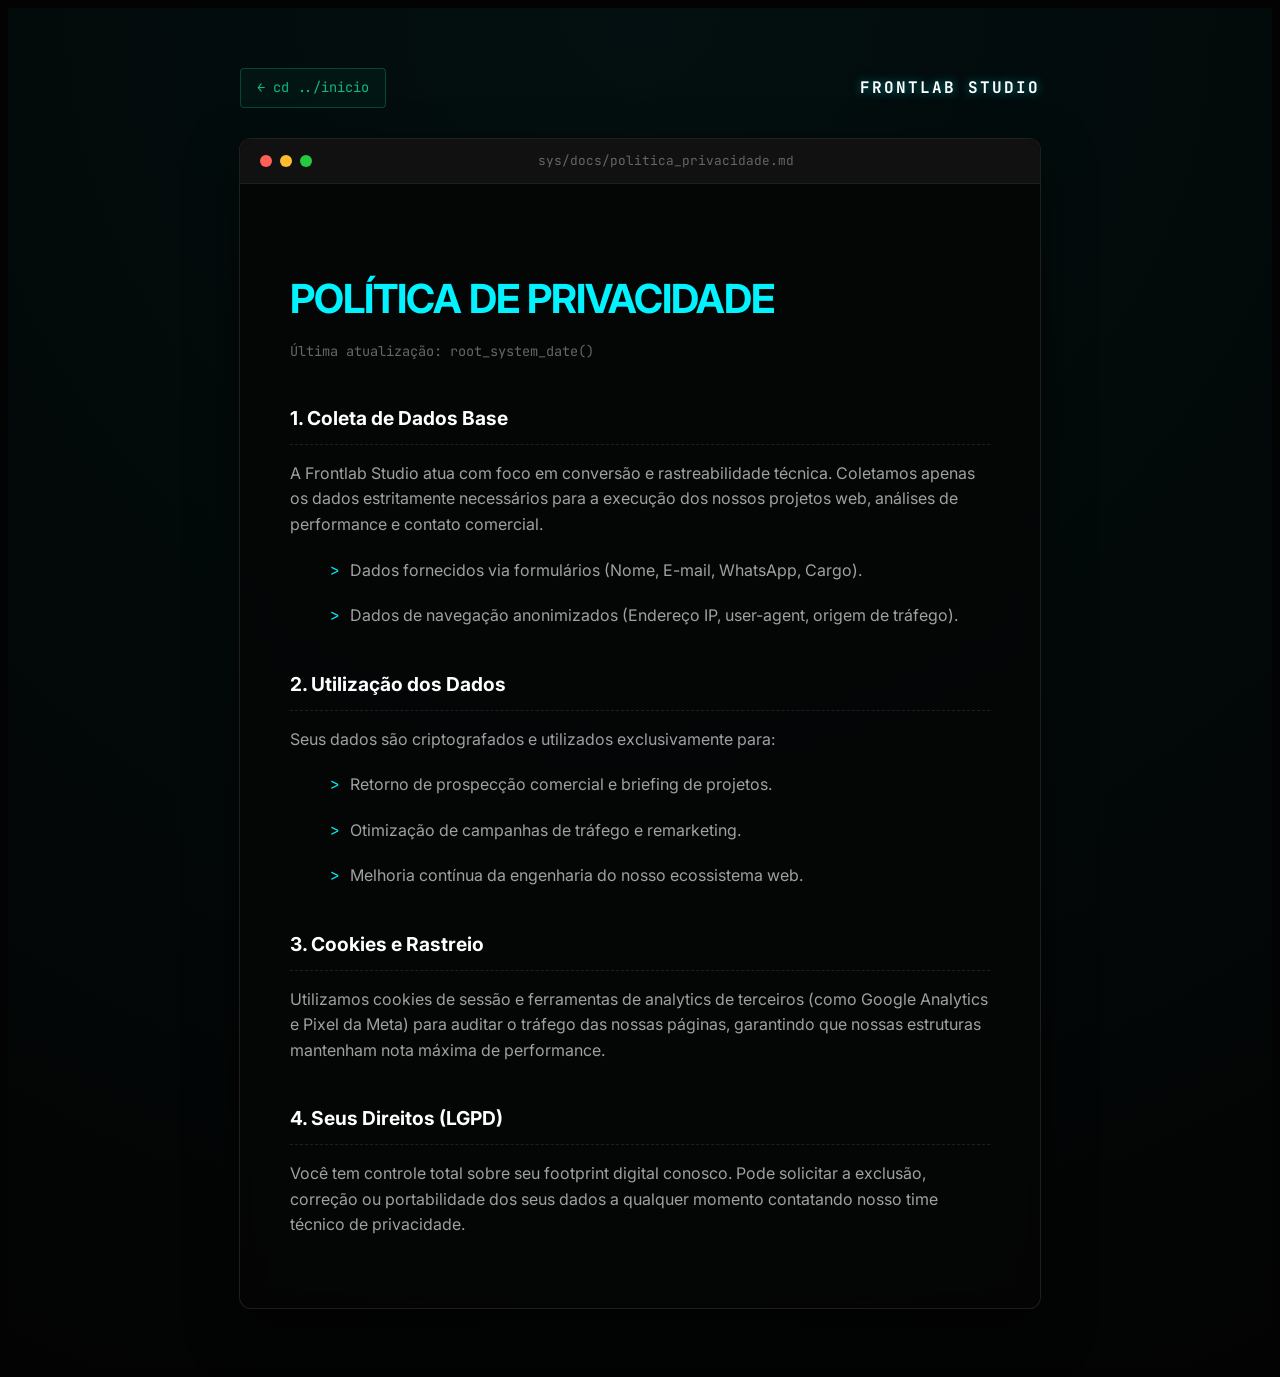
<file: legal/legal.html>
<!DOCTYPE html>
<html lang="pt-br">

<head>
    <meta charset="UTF-8">
    <meta name="viewport" content="width=device-width, initial-scale=1.0">
    <title>Política de Privacidade | Frontlab Studio</title>
    <meta name="robots" content="noindex, nofollow">
    <link rel="stylesheet" href="../assets/style/legal.css">
    <link
        href="https://fonts.googleapis.com/css2?family=Inter:wght@400;700&family=JetBrains+Mono:wght@400;700&display=swap"
        rel="stylesheet">
    <link rel="shortcut icon" href="../assets/svg/logo.png" type="image/x-png">
</head>

<body>

    <main class="legal-page-wrapper">

        <header class="legal-header">
            <a href="#" id="btn-voltar" class="btn-cd-back">← cd ../inicio</a>
            <div class="frontlab-logo">FRONTLAB STUDIO</div>
        </header>

        <article class="legal-terminal">
            <div class="terminal-top-bar">
                <div class="term-dots">
                    <span class="dot-r"></span><span class="dot-y"></span><span class="dot-g"></span>
                </div>
                <div class="term-title">sys/docs/politica_privacidade.md</div>
            </div>

            <div class="legal-content">
                <h1>Política de Privacidade</h1>
                <span class="last-update">Última atualização: root_system_date()</span>

                <h2>1. Coleta de Dados Base</h2>
                <p>A Frontlab Studio atua com foco em conversão e rastreabilidade técnica. Coletamos apenas os dados
                    estritamente necessários para a execução dos nossos projetos web, análises de performance e contato
                    comercial.</p>
                <ul>
                    <li>Dados fornecidos via formulários (Nome, E-mail, WhatsApp, Cargo).</li>
                    <li>Dados de navegação anonimizados (Endereço IP, user-agent, origem de tráfego).</li>
                </ul>

                <h2>2. Utilização dos Dados</h2>
                <p>Seus dados são criptografados e utilizados exclusivamente para:</p>
                <ul>
                    <li>Retorno de prospecção comercial e briefing de projetos.</li>
                    <li>Otimização de campanhas de tráfego e remarketing.</li>
                    <li>Melhoria contínua da engenharia do nosso ecossistema web.</li>
                </ul>

                <h2>3. Cookies e Rastreio</h2>
                <p>Utilizamos cookies de sessão e ferramentas de analytics de terceiros (como Google Analytics e Pixel
                    da Meta) para auditar o tráfego das nossas páginas, garantindo que nossas estruturas mantenham nota
                    máxima de performance.</p>

                <h2>4. Seus Direitos (LGPD)</h2>
                <p>Você tem controle total sobre seu footprint digital conosco. Pode solicitar a exclusão, correção ou
                    portabilidade dos seus dados a qualquer momento contatando nosso time técnico de privacidade.</p>
            </div>
        </article>
    </main>

    <script src="../assets/script/legal.js"></script>
</body>

</html>
</file>
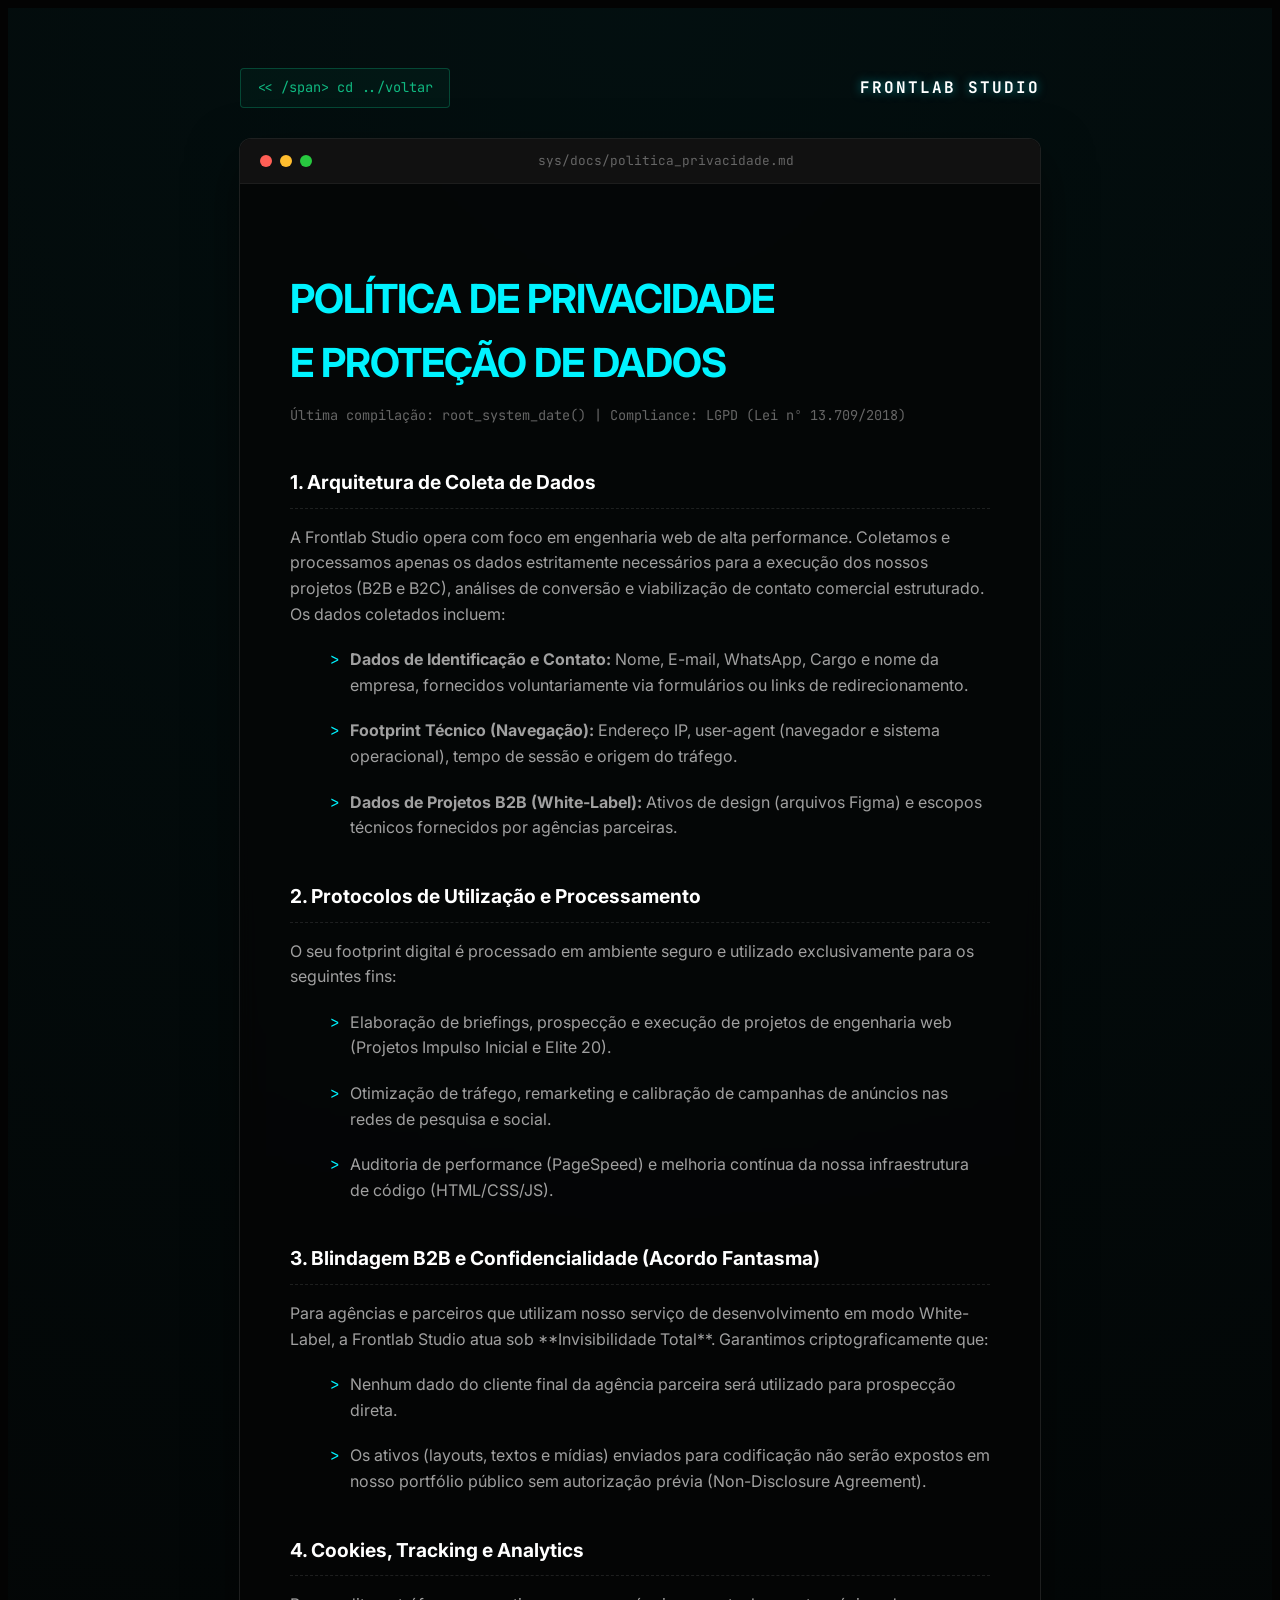
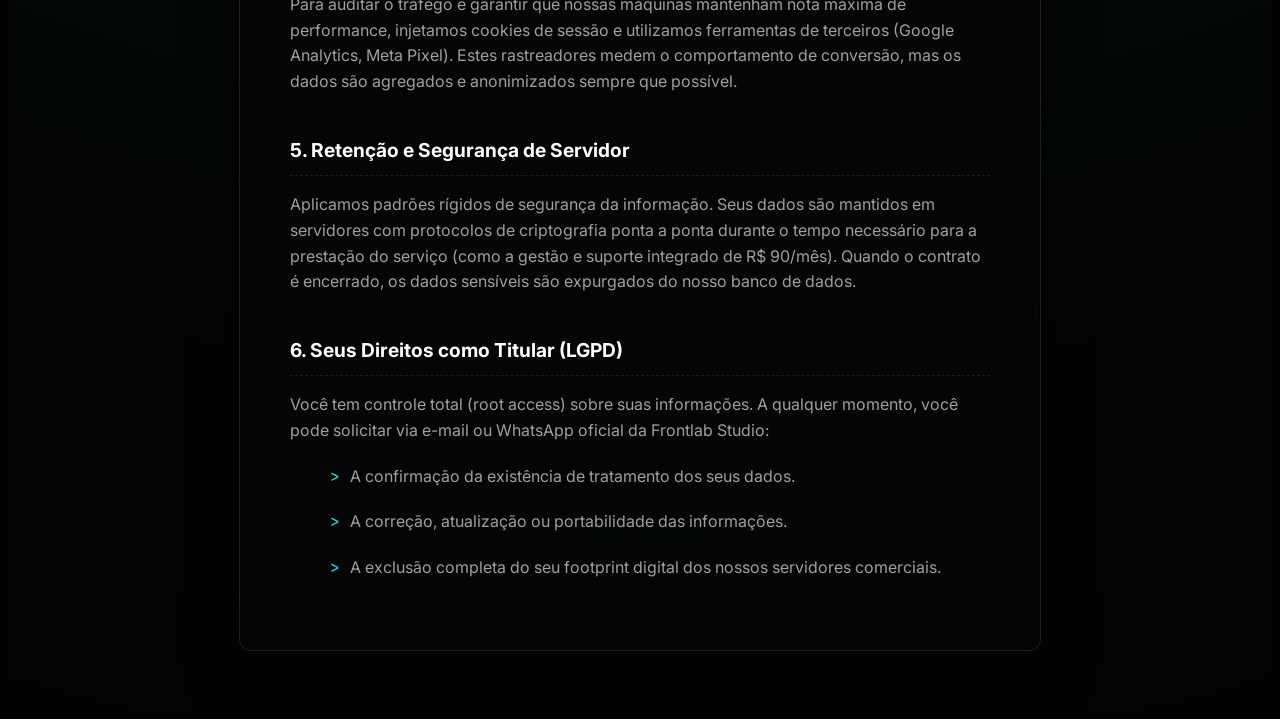
<file: legal/privacidade.html>
<!DOCTYPE html>
<html lang="pt-br">

<head>
    <meta charset="UTF-8">
    <meta name="viewport" content="width=device-width, initial-scale=1.0">
    <title>Política de Privacidade | Frontlab Studio</title>
    <meta name="robots" content="noindex, nofollow">
    <link rel="stylesheet" href="../assets/style/legal.css">
    <link
        href="https://fonts.googleapis.com/css2?family=Inter:wght@400;700&family=JetBrains+Mono:wght@400;700&display=swap"
        rel="stylesheet">
    <link rel="shortcut icon" href="../assets/svg/logo.png" type="image/x-png">
</head>

<body>

    <main class="legal-page-wrapper">

        <header class="legal-header">
            <a href="#" id="btn-voltar" class="btn-cd-back"><span class="prompt-arrow">
                    << /span> cd ../voltar</a>
            <div class="frontlab-logo">FRONTLAB <span class="highlight-cyan">STUDIO</span></div>
        </header>

        <article class="legal-terminal">
            <div class="terminal-top-bar">
                <div class="term-dots">
                    <span class="dot-r"></span><span class="dot-y"></span><span class="dot-g"></span>
                </div>
                <div class="term-title">sys/docs/politica_privacidade.md</div>
            </div>

            <div class="legal-content">
                <h1>Política de Privacidade e Proteção de Dados</h1>
                <span class="last-update">Última compilação: root_system_date() | Compliance: LGPD (Lei nº
                    13.709/2018)</span>

                <h2>1. Arquitetura de Coleta de Dados</h2>
                <p>A Frontlab Studio opera com foco em engenharia web de alta performance. Coletamos e processamos
                    apenas os dados estritamente necessários para a execução dos nossos projetos (B2B e B2C), análises
                    de conversão e viabilização de contato comercial estruturado. Os dados coletados incluem:</p>
                <ul>
                    <li><strong>Dados de Identificação e Contato:</strong> Nome, E-mail, WhatsApp, Cargo e nome da
                        empresa, fornecidos voluntariamente via formulários ou links de redirecionamento.</li>
                    <li><strong>Footprint Técnico (Navegação):</strong> Endereço IP, user-agent (navegador e sistema
                        operacional), tempo de sessão e origem do tráfego.</li>
                    <li><strong>Dados de Projetos B2B (White-Label):</strong> Ativos de design (arquivos Figma) e
                        escopos técnicos fornecidos por agências parceiras.</li>
                </ul>

                <h2>2. Protocolos de Utilização e Processamento</h2>
                <p>O seu footprint digital é processado em ambiente seguro e utilizado exclusivamente para os seguintes
                    fins:</p>
                <ul>
                    <li>Elaboração de briefings, prospecção e execução de projetos de engenharia web (Projetos Impulso
                        Inicial e Elite 20).</li>
                    <li>Otimização de tráfego, remarketing e calibração de campanhas de anúncios nas redes de pesquisa e
                        social.</li>
                    <li>Auditoria de performance (PageSpeed) e melhoria contínua da nossa infraestrutura de código
                        (HTML/CSS/JS).</li>
                </ul>

                <h2>3. Blindagem B2B e Confidencialidade (Acordo Fantasma)</h2>
                <p>Para agências e parceiros que utilizam nosso serviço de desenvolvimento em modo White-Label, a
                    Frontlab Studio atua sob **Invisibilidade Total**. Garantimos criptograficamente que:</p>
                <ul>
                    <li>Nenhum dado do cliente final da agência parceira será utilizado para prospecção direta.</li>
                    <li>Os ativos (layouts, textos e mídias) enviados para codificação não serão expostos em nosso
                        portfólio público sem autorização prévia (Non-Disclosure Agreement).</li>
                </ul>

                <h2>4. Cookies, Tracking e Analytics</h2>
                <p>Para auditar o tráfego e garantir que nossas máquinas mantenham nota máxima de performance, injetamos
                    cookies de sessão e utilizamos ferramentas de terceiros (Google Analytics, Meta Pixel). Estes
                    rastreadores medem o comportamento de conversão, mas os dados são agregados e anonimizados sempre
                    que possível.</p>

                <h2>5. Retenção e Segurança de Servidor</h2>
                <p>Aplicamos padrões rígidos de segurança da informação. Seus dados são mantidos em servidores com
                    protocolos de criptografia ponta a ponta durante o tempo necessário para a prestação do serviço
                    (como a gestão e suporte integrado de R$ 90/mês). Quando o contrato é encerrado, os dados sensíveis
                    são expurgados do nosso banco de dados.</p>

                <h2>6. Seus Direitos como Titular (LGPD)</h2>
                <p>Você tem controle total (root access) sobre suas informações. A qualquer momento, você pode solicitar
                    via e-mail ou WhatsApp oficial da Frontlab Studio:</p>
                <ul>
                    <li>A confirmação da existência de tratamento dos seus dados.</li>
                    <li>A correção, atualização ou portabilidade das informações.</li>
                    <li>A exclusão completa do seu footprint digital dos nossos servidores comerciais.</li>
                </ul>
            </div>
        </article>
    </main>

    <script src="../assets/script/legal.js"></script>
</body>

</html>
</file>
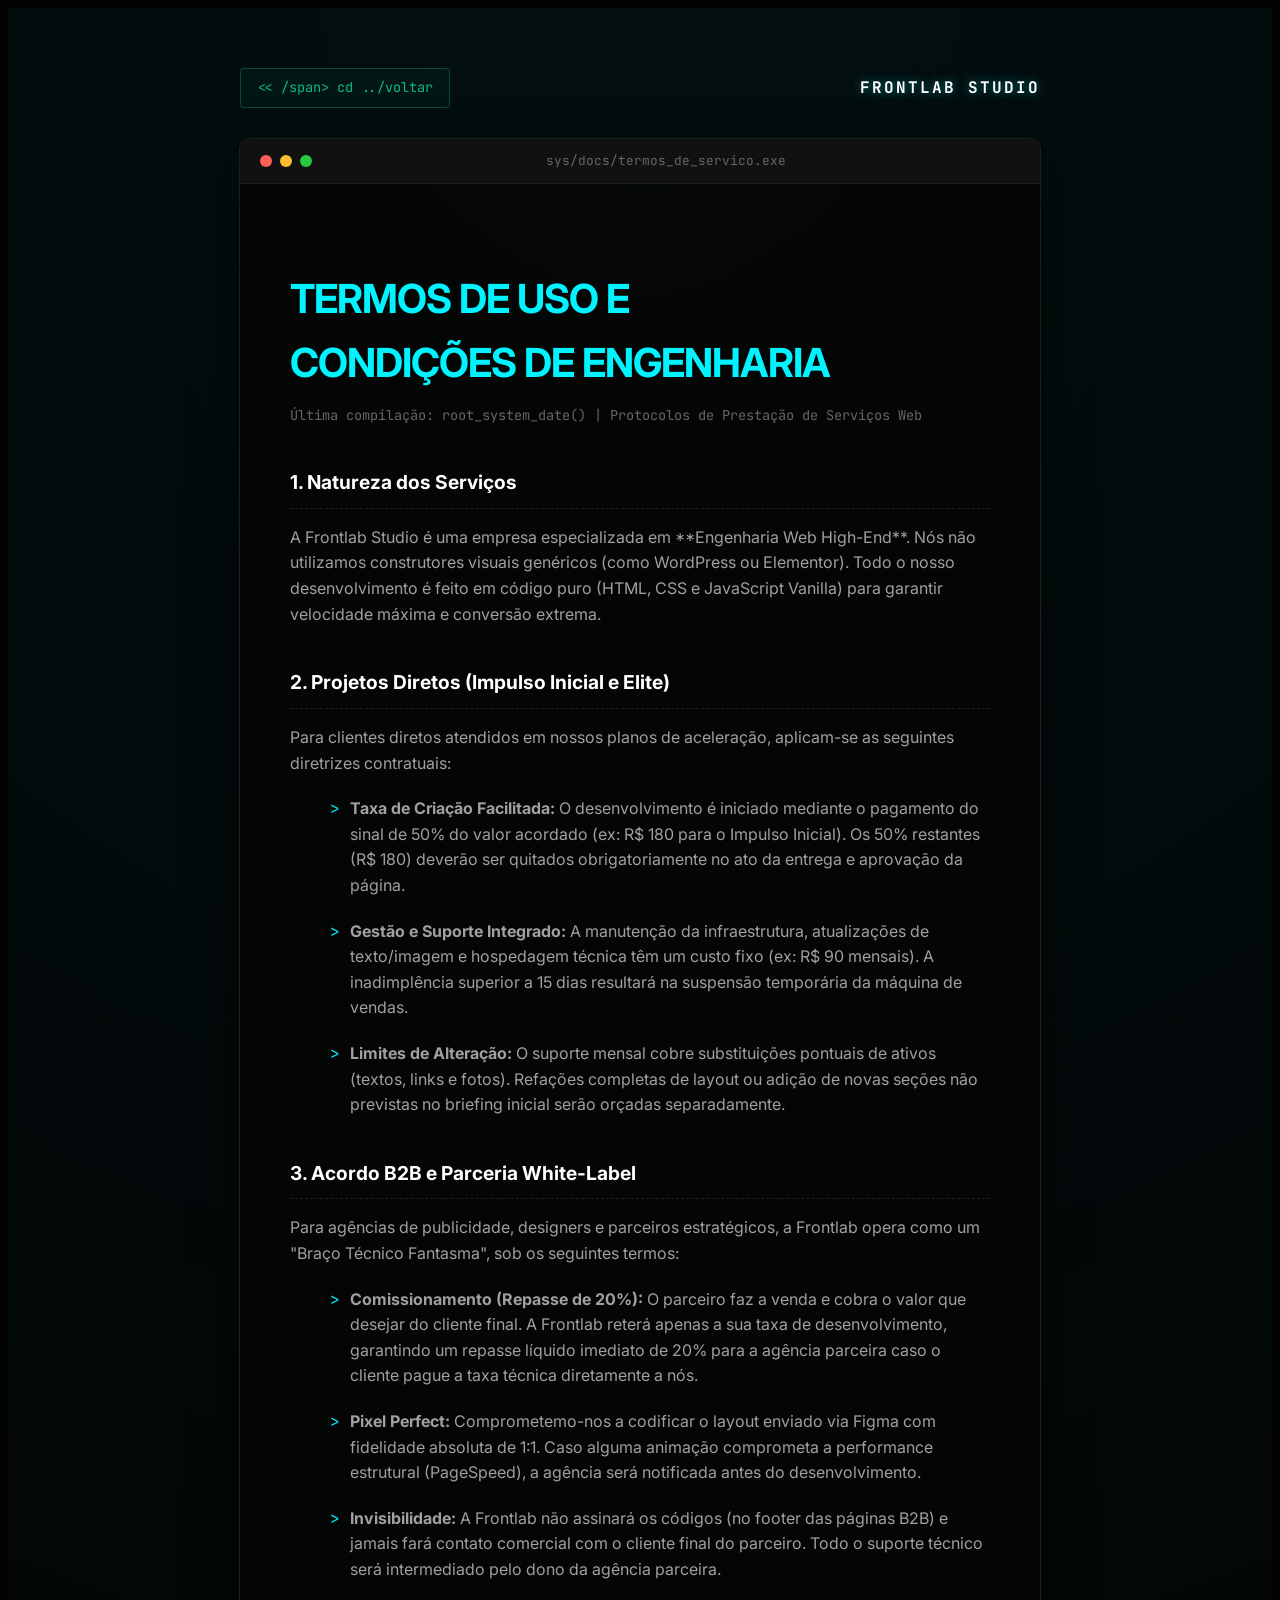
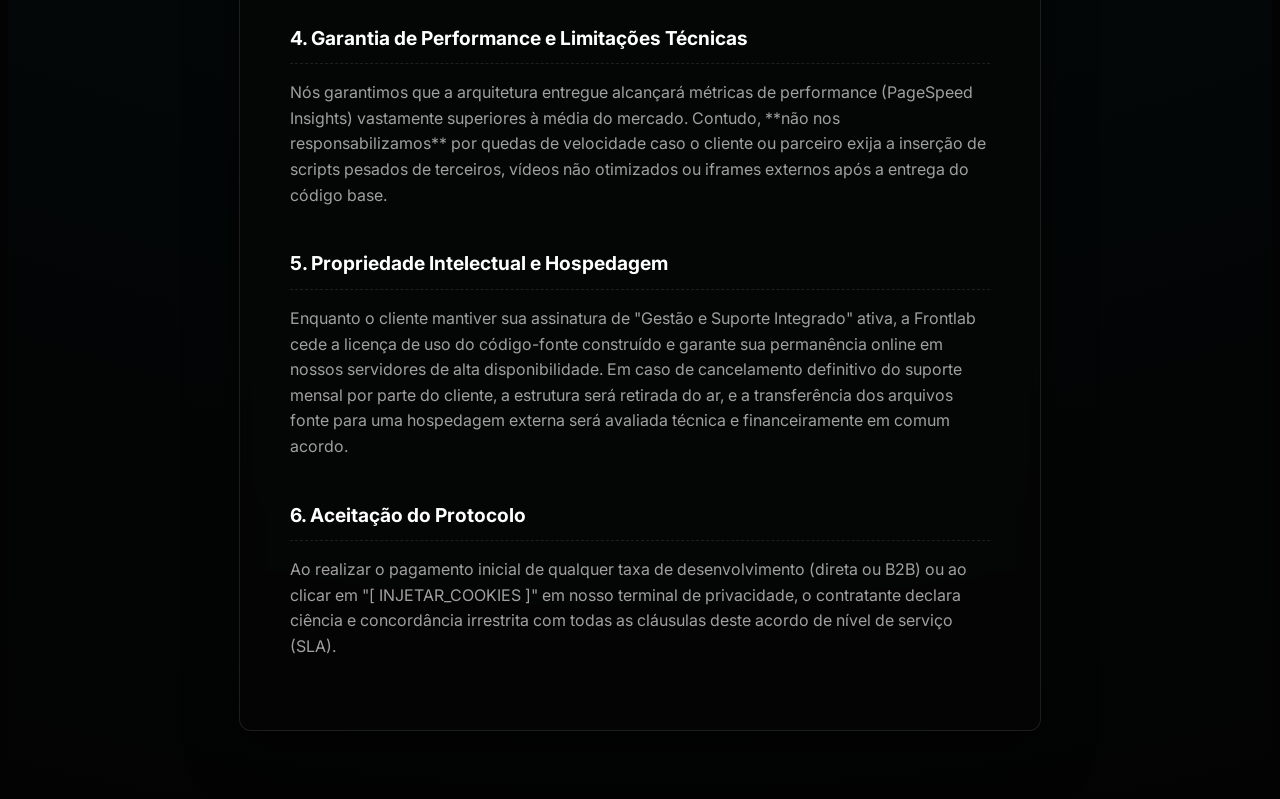
<file: legal/termos.html>
<!DOCTYPE html>
<html lang="pt-br">

<head>
    <meta charset="UTF-8">
    <meta name="viewport" content="width=device-width, initial-scale=1.0">
    <title>Termos de Uso e Serviços | Frontlab Studio</title>
    <meta name="robots" content="noindex, nofollow">
    <link rel="stylesheet" href="../assets/style/legal.css">
    <link
        href="https://fonts.googleapis.com/css2?family=Inter:wght@400;700&family=JetBrains+Mono:wght@400;700&display=swap"
        rel="stylesheet">
    <link rel="shortcut icon" href="../assets/svg/logo.png" type="image/x-png">
</head>

<body>

    <main class="legal-page-wrapper">

        <header class="legal-header">
            <a href="#" id="btn-voltar" class="btn-cd-back"><span class="prompt-arrow">
                    << /span> cd ../voltar</a>
            <div class="frontlab-logo">FRONTLAB <span class="highlight-cyan">STUDIO</span></div>
        </header>

        <article class="legal-terminal">
            <div class="terminal-top-bar">
                <div class="term-dots">
                    <span class="dot-r"></span><span class="dot-y"></span><span class="dot-g"></span>
                </div>
                <div class="term-title">sys/docs/termos_de_servico.exe</div>
            </div>

            <div class="legal-content">
                <h1>Termos de Uso e Condições de Engenharia</h1>
                <span class="last-update">Última compilação: root_system_date() | Protocolos de Prestação de Serviços
                    Web</span>

                <h2>1. Natureza dos Serviços</h2>
                <p>A Frontlab Studio é uma empresa especializada em **Engenharia Web High-End**. Nós não utilizamos
                    construtores visuais genéricos (como WordPress ou Elementor). Todo o nosso desenvolvimento é feito
                    em código puro (HTML, CSS e JavaScript Vanilla) para garantir velocidade máxima e conversão extrema.
                </p>

                <h2>2. Projetos Diretos (Impulso Inicial e Elite)</h2>
                <p>Para clientes diretos atendidos em nossos planos de aceleração, aplicam-se as seguintes diretrizes
                    contratuais:</p>
                <ul>
                    <li><strong>Taxa de Criação Facilitada:</strong> O desenvolvimento é iniciado mediante o pagamento
                        do sinal de 50% do valor acordado (ex: R$ 180 para o Impulso Inicial). Os 50% restantes (R$ 180)
                        deverão ser quitados obrigatoriamente no ato da entrega e aprovação da página.</li>
                    <li><strong>Gestão e Suporte Integrado:</strong> A manutenção da infraestrutura, atualizações de
                        texto/imagem e hospedagem técnica têm um custo fixo (ex: R$ 90 mensais). A inadimplência
                        superior a 15 dias resultará na suspensão temporária da máquina de vendas.</li>
                    <li><strong>Limites de Alteração:</strong> O suporte mensal cobre substituições pontuais de ativos
                        (textos, links e fotos). Refações completas de layout ou adição de novas seções não previstas no
                        briefing inicial serão orçadas separadamente.</li>
                </ul>

                <h2>3. Acordo B2B e Parceria White-Label</h2>
                <p>Para agências de publicidade, designers e parceiros estratégicos, a Frontlab opera como um "Braço
                    Técnico Fantasma", sob os seguintes termos:</p>
                <ul>
                    <li><strong>Comissionamento (Repasse de 20%):</strong> O parceiro faz a venda e cobra o valor que
                        desejar do cliente final. A Frontlab reterá apenas a sua taxa de desenvolvimento, garantindo um
                        repasse líquido imediato de 20% para a agência parceira caso o cliente pague a taxa técnica
                        diretamente a nós.</li>
                    <li><strong>Pixel Perfect:</strong> Comprometemo-nos a codificar o layout enviado via Figma com
                        fidelidade absoluta de 1:1. Caso alguma animação comprometa a performance estrutural
                        (PageSpeed), a agência será notificada antes do desenvolvimento.</li>
                    <li><strong>Invisibilidade:</strong> A Frontlab não assinará os códigos (no footer das páginas B2B)
                        e jamais fará contato comercial com o cliente final do parceiro. Todo o suporte técnico será
                        intermediado pelo dono da agência parceira.</li>
                </ul>

                <h2>4. Garantia de Performance e Limitações Técnicas</h2>
                <p>Nós garantimos que a arquitetura entregue alcançará métricas de performance (PageSpeed Insights)
                    vastamente superiores à média do mercado. Contudo, **não nos responsabilizamos** por quedas de
                    velocidade caso o cliente ou parceiro exija a inserção de scripts pesados de terceiros, vídeos não
                    otimizados ou iframes externos após a entrega do código base.</p>

                <h2>5. Propriedade Intelectual e Hospedagem</h2>
                <p>Enquanto o cliente mantiver sua assinatura de "Gestão e Suporte Integrado" ativa, a Frontlab cede a
                    licença de uso do código-fonte construído e garante sua permanência online em nossos servidores de
                    alta disponibilidade. Em caso de cancelamento definitivo do suporte mensal por parte do cliente, a
                    estrutura será retirada do ar, e a transferência dos arquivos fonte para uma hospedagem externa será
                    avaliada técnica e financeiramente em comum acordo.</p>

                <h2>6. Aceitação do Protocolo</h2>
                <p>Ao realizar o pagamento inicial de qualquer taxa de desenvolvimento (direta ou B2B) ou ao clicar em
                    "[ INJETAR_COOKIES ]" em nosso terminal de privacidade, o contratante declara ciência e concordância
                    irrestrita com todas as cláusulas deste acordo de nível de serviço (SLA).</p>
            </div>
        </article>
    </main>

    <script src="../assets/script/legal.js"></script>
</body>

</html>
</file>
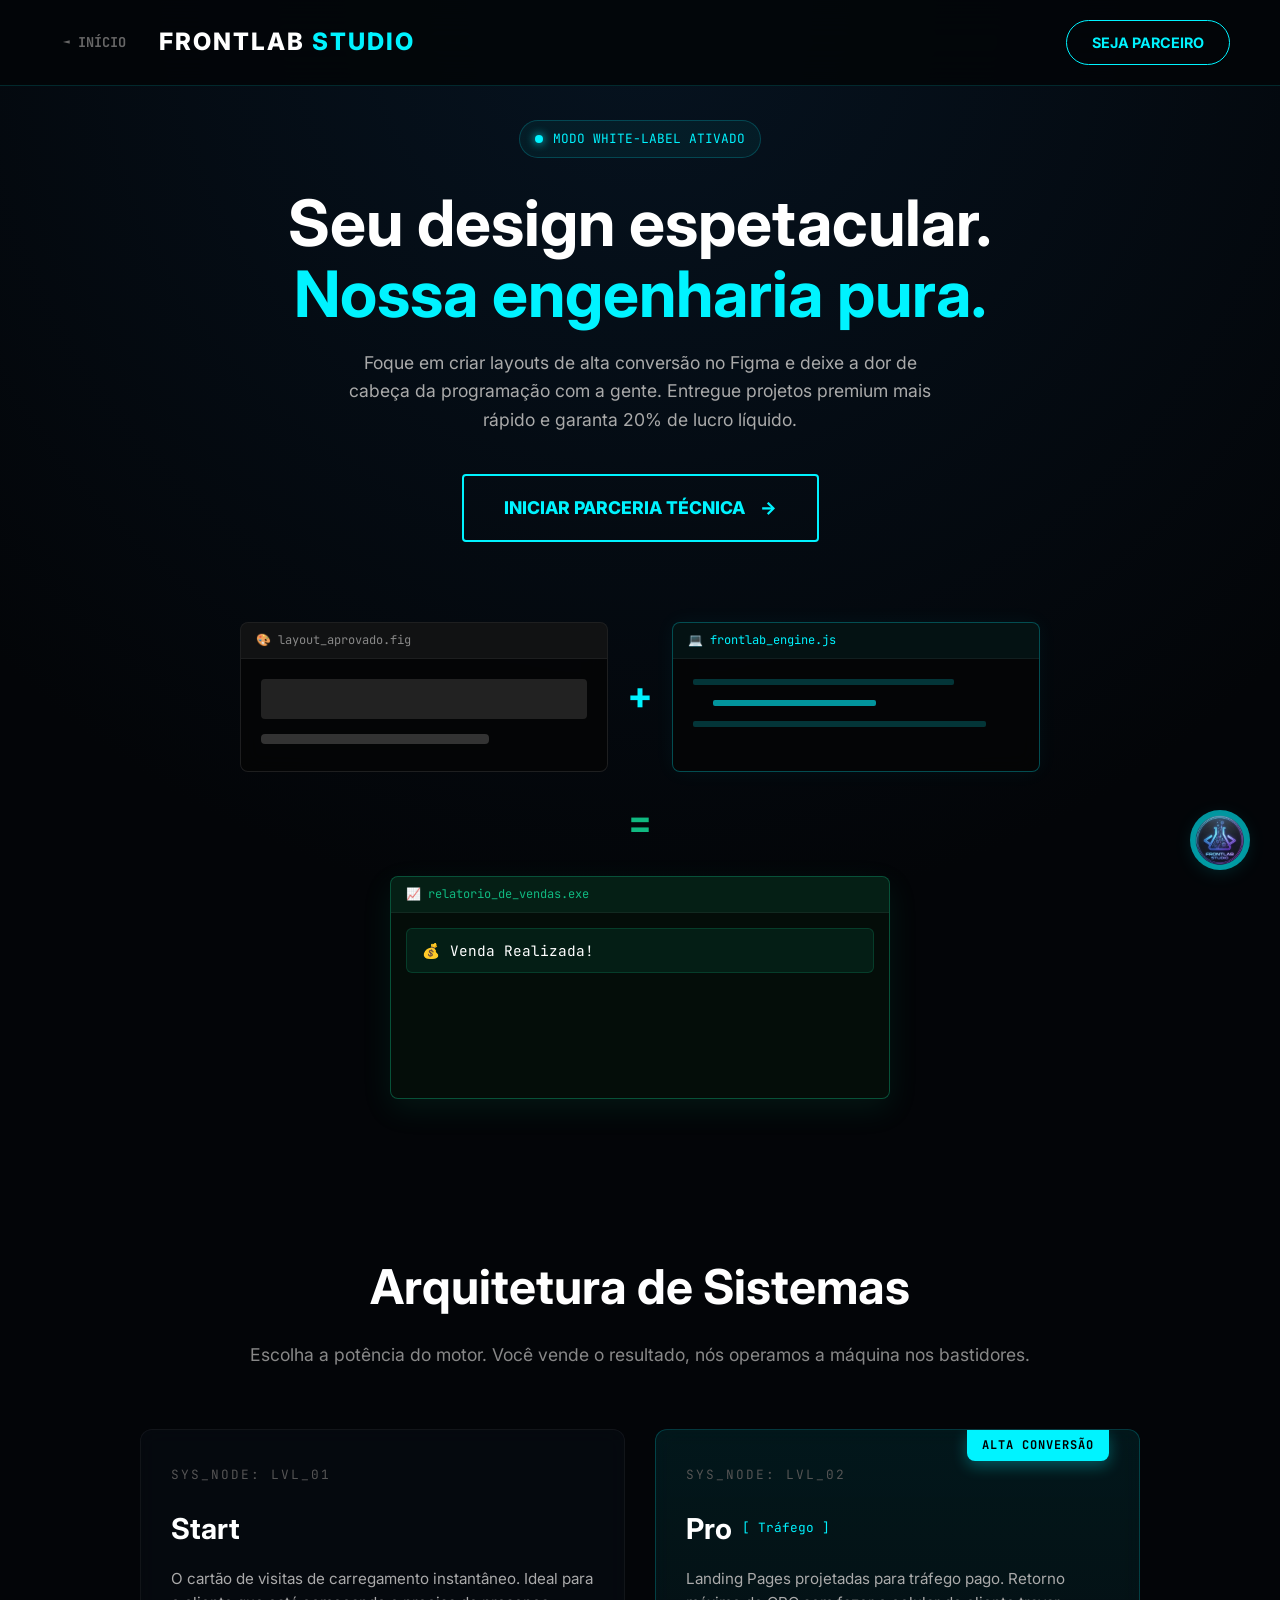
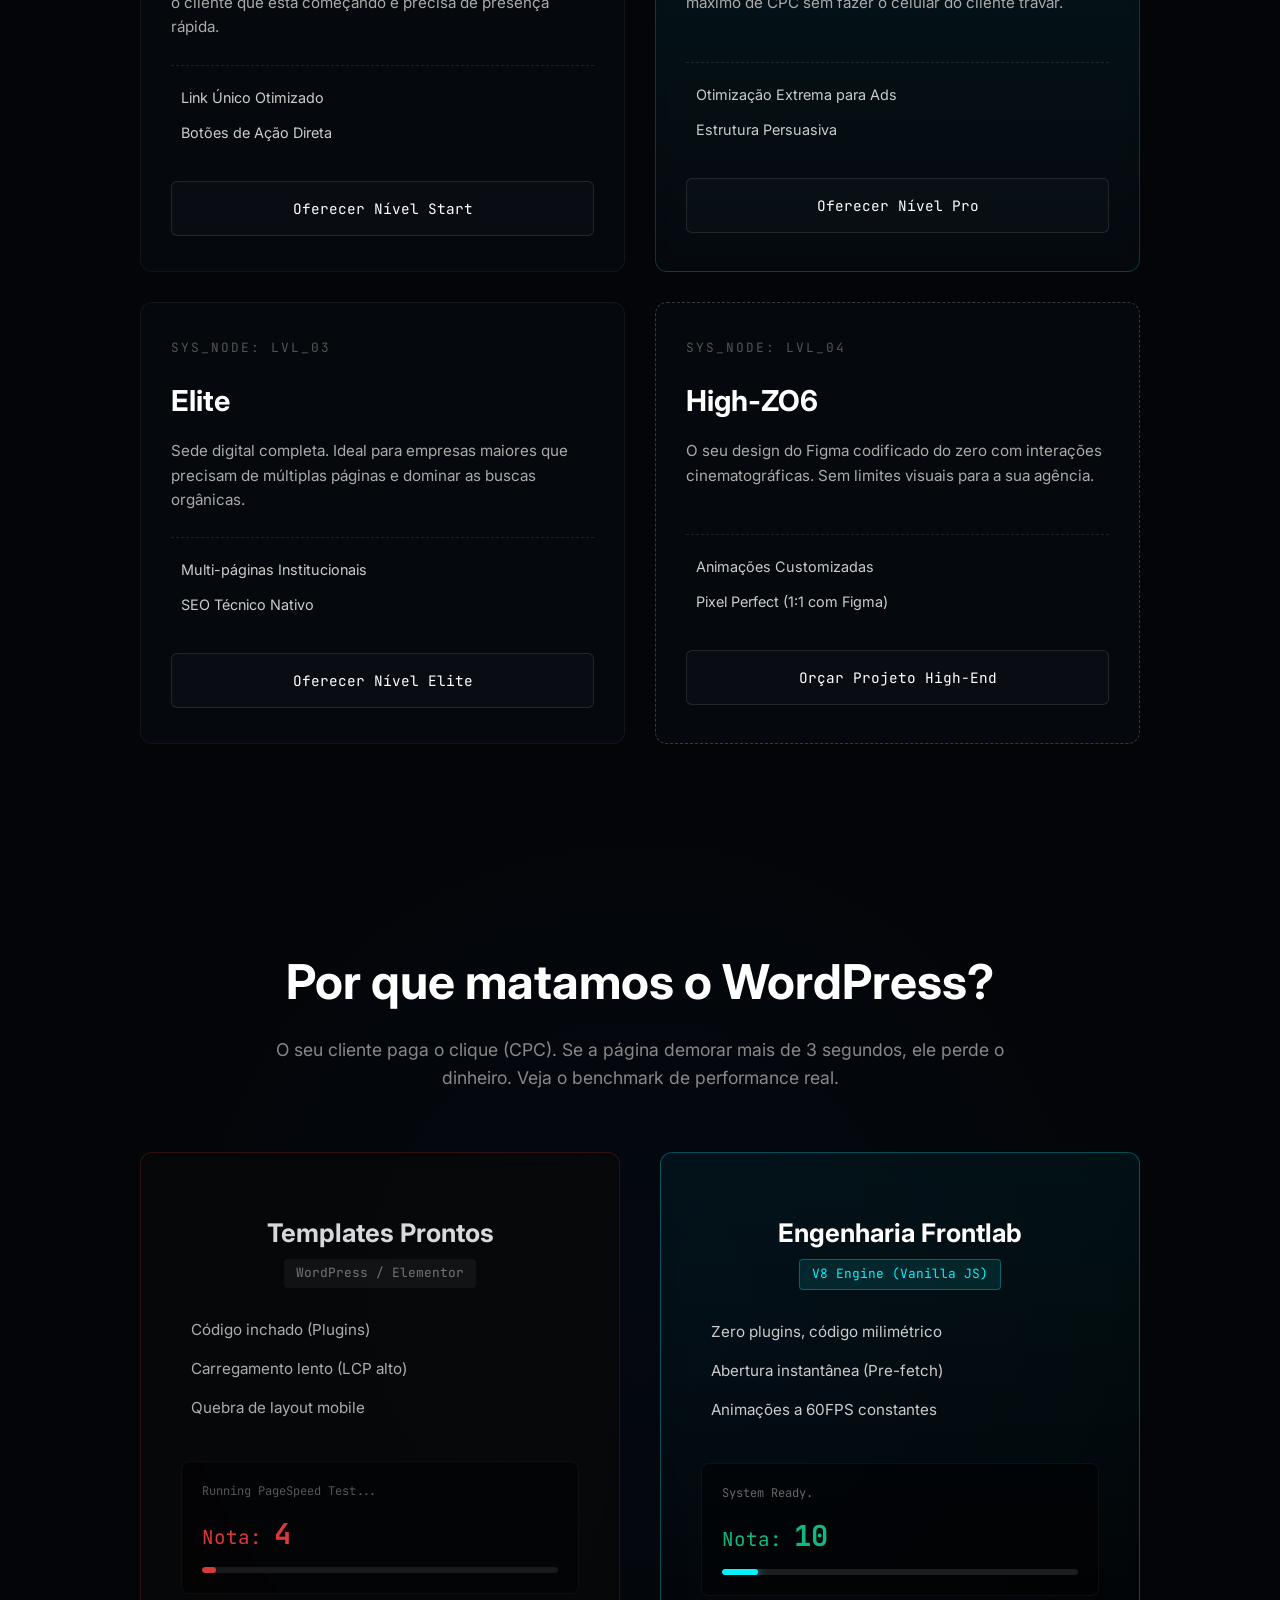
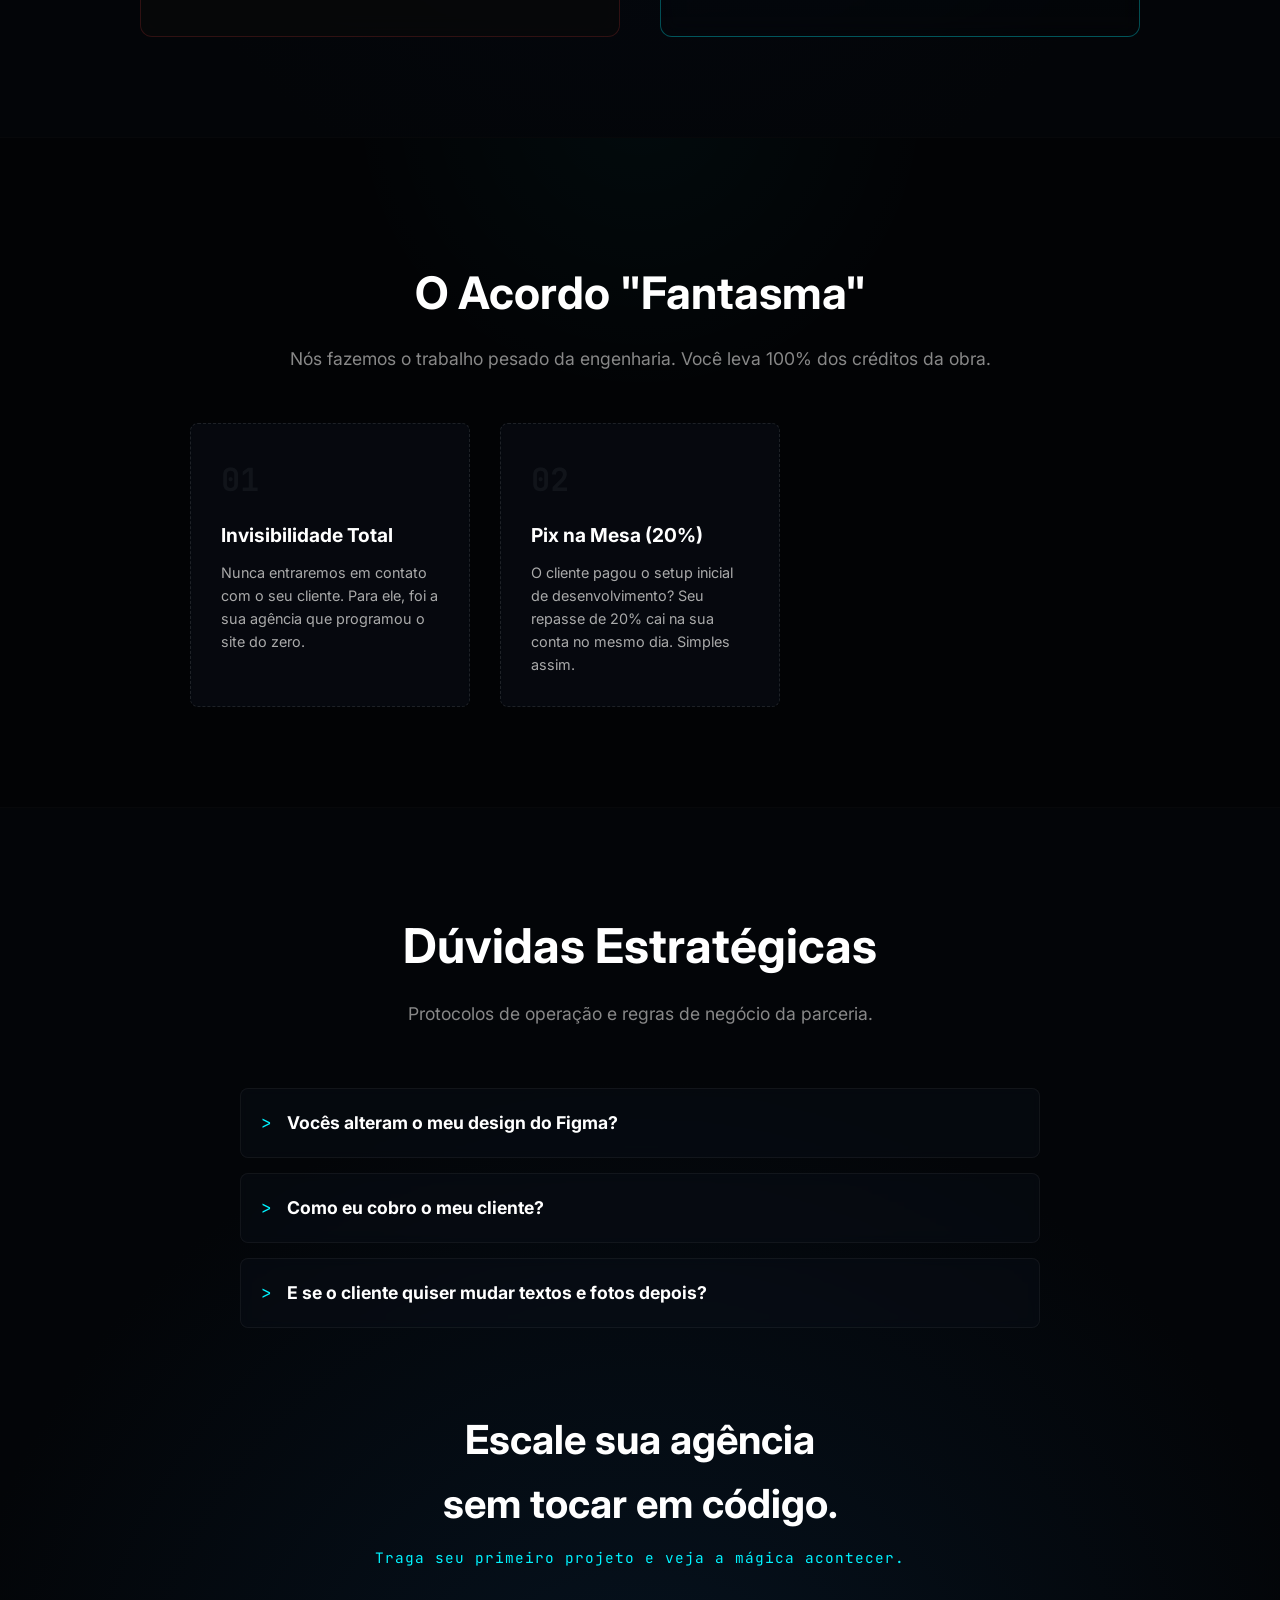
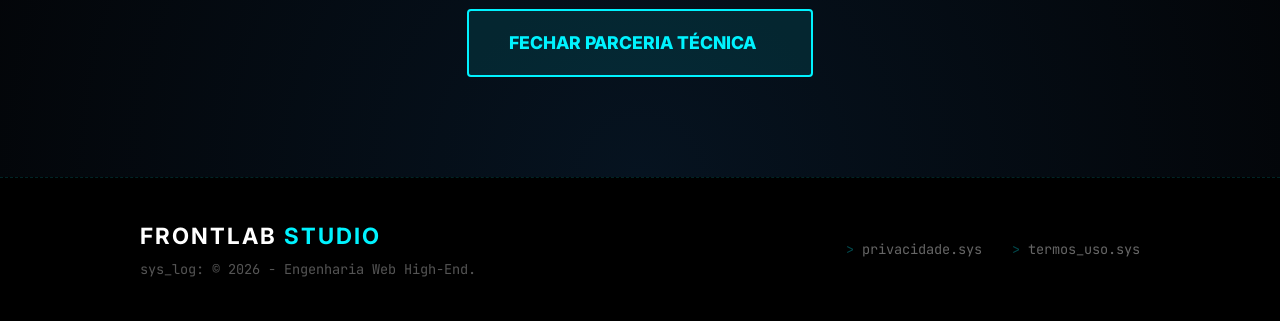
<file: parcerias/parceria.html>
<!DOCTYPE html>
<html lang="pt-br">

<head>
    <meta charset="UTF-8">
    <meta name="viewport" content="width=device-width, initial-scale=1.0">
    <meta name="description"
        content="Frontlab Studio - O Braço Técnico da sua Agência. Escalabilidade sem tocar em código.">
    <title>FRONTLAB STUDIO | Parcerias B2B</title>

    <link rel="preconnect" href="https://fonts.googleapis.com">
    <link rel="preconnect" href="https://fonts.gstatic.com" crossorigin>
    <link
        href="https://fonts.googleapis.com/css2?family=Inter:wght@400;600;800&family=JetBrains+Mono:wght@400;700&display=swap"
        rel="stylesheet">
    <link rel="stylesheet" href="../assets/style/parceria.css">
    <link rel="shortcut icon" href="../assets/svg/logo.png" type="image/x-png">
</head>

<body>

    <nav class="glass-nav">
        <div class="nav-left">
            <a href="../index.html" class="btn-back" title="Retornar ao Início">
                <span class="back-arrow">◄</span> INÍCIO
            </a>
            <div class="logo">FRONTLAB <span class="highlight-cyan">STUDIO</span></div>
        </div>
        <a href="#parceria" class="btn-nav">Seja Parceiro</a>
    </nav>

    <header class="hero-b2b">
        <div class="hero-content">
            <div class="badge-tech"><span class="pulse-dot-cyan"></span> MODO WHITE-LABEL ATIVADO</div>
            <h1>Seu design espetacular. <br><span class="text-cyan">Nossa engenharia pura.</span></h1>
            <p>Foque em criar layouts de alta conversão no Figma e deixe a dor de cabeça da programação com a gente.
                Entregue projetos premium mais rápido e garanta 20% de lucro líquido.</p>

            <a href="https://wa.me/554384137743?text=Fala%20Lucas!%20Quero%20escalar%20minhas%20entregas%20com%20a%20Frontlab."
                target="_blank" class="btn-hero-cyan">
                INICIAR PARCERIA TÉCNICA <span class="arrow">→</span>
            </a>
        </div>

        <div class="math-of-success" id="math-system">
            <div class="equation-top">
                <div class="figma-box">
                    <div class="mock-header">🎨 layout_aprovado.fig</div>
                    <div class="mock-body"></div>
                </div>

                <div class="math-sign pulse-plus">+</div>

                <div class="code-box">
                    <div class="mock-header">💻 frontlab_engine.js</div>
                    <div class="mock-body code-lines" id="js-compiler">
                        <span></span><span></span><span></span>
                    </div>
                </div>
            </div>

            <div class="math-sign equals-sign">=</div>

            <div class="result-box">
                <div class="mock-header highlight-cyan">📈 relatorio_de_vendas.exe</div>
                <div class="result-body" id="sales-notifications">
                    <div class="notification sys-notif"><span class="icon">💰</span> Venda Realizada!</div>
                    <div class="notification sys-notif"><span class="icon">🔥</span> Novo Lead Premium</div>
                    <div class="notification sys-notif"><span class="icon">🚀</span> Cliente Retido</div>
                </div>
            </div>
        </div>
    </header>

    <section id="solucoes" class="tech-panel-section">
        <div class="section-header">
            <h2>Arquitetura de Sistemas</h2>
            <p>Escolha a potência do motor. Você vende o resultado, nós operamos a máquina nos bastidores.</p>
        </div>

        <div class="control-panel" id="tech-grid">
            <div class="panel-card cyber-card">
                <div class="card-glow"></div>
                <div class="card-content">
                    <div class="level-indicator">SYS_NODE: LVL_01</div>
                    <h3 class="glitch-text" data-text="Start">Start</h3>
                    <p class="panel-desc">O cartão de visitas de carregamento instantâneo. Ideal para o cliente que está
                        começando e precisa de presença rápida.</p>
                    <ul class="tech-specs">
                        <li><i class="fa-solid fa-check"></i> Link Único Otimizado</li>
                        <li><i class="fa-solid fa-check"></i> Botões de Ação Direta</li>
                    </ul>
                    <a href="https://wa.me/554384137743?text=Fala%20Lucas!%20Quero%20revender%20o%20N%C3%ADvel%20Start."
                        target="_blank" class="btn-panel">Oferecer Nível Start</a>
                </div>
            </div>

            <div class="panel-card cyber-card highlight-card">
                <div class="card-glow"></div>
                <div class="level-badge-cyan">ALTA CONVERSÃO</div>
                <div class="card-content">
                    <div class="level-indicator">SYS_NODE: LVL_02</div>
                    <h3 class="glitch-text" data-text="Pro">Pro <span class="focus-tag">[ Tráfego ]</span></h3>
                    <p class="panel-desc">Landing Pages projetadas para tráfego pago. Retorno máximo de CPC sem fazer o
                        celular do cliente travar.</p>
                    <ul class="tech-specs">
                        <li><i class="fa-solid fa-bolt"></i> Otimização Extrema para Ads</li>
                        <li><i class="fa-solid fa-bolt"></i> Estrutura Persuasiva</li>
                    </ul>
                    <a href="https://wa.me/554384137743?text=Fala%20Lucas!%20Quero%20revender%20o%20N%C3%ADvel%20Pro."
                        target="_blank" class="btn-panel">Oferecer Nível Pro</a>
                </div>
            </div>

            <div class="panel-card cyber-card">
                <div class="card-glow"></div>
                <div class="card-content">
                    <div class="level-indicator">SYS_NODE: LVL_03</div>
                    <h3 class="glitch-text" data-text="Elite">Elite</h3>
                    <p class="panel-desc">Sede digital completa. Ideal para empresas maiores que precisam de múltiplas
                        páginas e dominar as buscas orgânicas.</p>
                    <ul class="tech-specs">
                        <li><i class="fa-solid fa-globe"></i> Multi-páginas Institucionais</li>
                        <li><i class="fa-solid fa-globe"></i> SEO Técnico Nativo</li>
                    </ul>
                    <a href="https://wa.me/554384137743?text=Fala%20Lucas!%20Quero%20revender%20o%20N%C3%ADvel%20Elite."
                        target="_blank" class="btn-panel">Oferecer Nível Elite</a>
                </div>
            </div>

            <div class="panel-card cyber-card high-end-card">
                <div class="card-glow"></div>
                <div class="card-content">
                    <div class="level-indicator text-cyan">SYS_NODE: LVL_04</div>
                    <h3 class="glitch-text" data-text="High-End">High-End</h3>
                    <p class="panel-desc">O seu design do Figma codificado do zero com interações cinematográficas. Sem
                        limites visuais para a sua agência.</p>
                    <ul class="tech-specs">
                        <li><i class="fa-solid fa-wand-magic-sparkles text-cyan"></i> Animações Customizadas</li>
                        <li><i class="fa-solid fa-wand-magic-sparkles text-cyan"></i> Pixel Perfect (1:1 com Figma)</li>
                    </ul>
                    <a href="https://wa.me/554384137743?text=Fala%20Lucas!%20Tenho%20um%20projeto%20High-End%20para%20or%C3%A7ar."
                        target="_blank" class="btn-panel btn-high-end">Orçar Projeto High-End</a>
                </div>
            </div>
        </div>
    </section>
    <section id="performance" class="duelo-section">
        <div class="section-header">
            <h2>Por que matamos o WordPress?</h2>
            <p>O seu cliente paga o clique (CPC). Se a página demorar mais de 3 segundos, ele perde o dinheiro. Veja o
                benchmark de performance real.</p>
        </div>

        <div class="duelo-container" id="benchmark-arena">

            <div class="duelo-card bad-tech" id="wp-card">
                <div class="glitch-overlay"></div>
                <div class="duelo-icon"><i class="fa-solid fa-weight-hanging"></i></div>
                <h3>Templates Prontos</h3>
                <div class="tech-tag">WordPress / Elementor</div>

                <ul class="duelo-list">
                    <li><i class="fa-solid fa-bug"></i> Código inchado (Plugins)</li>
                    <li><i class="fa-solid fa-hourglass-half"></i> Carregamento lento (LCP alto)</li>
                    <li><i class="fa-solid fa-mobile-screen"></i> Quebra de layout mobile</li>
                </ul>

                <div class="benchmark-ui">
                    <span class="benchmark-label">Running PageSpeed Test...</span>
                    <div class="score-box bad-score">
                        Nota: <span class="score-number js-score-bad" data-target="45">00</span>
                    </div>
                    <div class="progress-bar-container">
                        <div class="progress-bar js-bar-bad"></div>
                    </div>
                </div>
            </div>

            <div class="duelo-card good-tech" id="front-card">
                <div class="duelo-icon highlight-cyan"><i class="fa-solid fa-bolt"></i></div>
                <h3>Engenharia Frontlab</h3>
                <div class="tech-tag cyan-tag">V8 Engine (Vanilla JS)</div>

                <ul class="duelo-list">
                    <li><i class="fa-solid fa-check"></i> Zero plugins, código milimétrico</li>
                    <li><i class="fa-solid fa-check"></i> Abertura instantânea (Pre-fetch)</li>
                    <li><i class="fa-solid fa-check"></i> Animações a 60FPS constantes</li>
                </ul>

                <div class="benchmark-ui">
                    <span class="benchmark-label text-cyan">System Ready.</span>
                    <div class="score-box good-score">
                        Nota: <span class="score-number js-score-good" data-target="100">00</span>
                    </div>
                    <div class="progress-bar-container">
                        <div class="progress-bar js-bar-good"></div>
                    </div>
                </div>
            </div>

        </div>
    </section>
    <section class="white-label-section" id="ghost-module">
        <div class="ghost-container">
            <div class="ghost-icon stealth-element"><i class="fa-solid fa-user-secret"></i></div>
            <h2 class="stealth-element">O Acordo "Fantasma"</h2>
            <p class="stealth-element">Nós fazemos o trabalho pesado da engenharia. Você leva 100% dos créditos da obra.
            </p>

            <div class="ghost-grid">
                <div class="ghost-item stealth-element">
                    <span class="ghost-number">01</span>
                    <h4>Invisibilidade Total</h4>
                    <p>Nunca entraremos em contato com o seu cliente. Para ele, foi a sua agência que programou o
                        site do zero.</p>
                </div>
                <div class="ghost-item stealth-element">
                    <span class="ghost-number">02</span>
                    <h4 class="text-cyan">Pix na Mesa (20%)</h4>
                    <p>O cliente pagou o setup inicial de desenvolvimento? Seu repasse de 20% cai na sua conta no
                        mesmo dia. Simples assim.</p>
                </div>
                <div class="ghost-item stealth-element">
                    <span class="ghost-number">03</span>
                    <h4>Suporte Blindado</h4>
                    <p>Nós cuidamos da hospedagem e manutenção técnica. O site não cai, e você não perde tempo com
                        suporte.</p>
                </div>
            </div>
        </div>
    </section>
    <section class="faq-section-b2b" id="faq-module-b2b">
        <div class="section-header">
            <h2 class="faq-anim-b2b">Dúvidas Estratégicas</h2>
            <p class="faq-anim-b2b">Protocolos de operação e regras de negócio da parceria.</p>
        </div>

        <div class="faq-container">
            <details class="faq-item-b2b faq-anim-b2b js-smart-faq">
                <summary><span class="prompt-sign">></span> Vocês alteram o meu design do Figma?</summary>
                <div class="faq-answer">
                    <p>Jamais. O modelo High-End garante "Pixel Perfect" (fidelidade de 100%). Se algo for impossível
                        para a performance, nós avisamos você antes de escrever a primeira linha de código.</p>
                </div>
            </details>

            <details class="faq-item-b2b faq-anim-b2b js-smart-faq">
                <summary><span class="prompt-sign">></span> Como eu cobro o meu cliente?</summary>
                <div class="faq-answer">
                    <p>A Frontlab cobra apenas a taxa de desenvolvimento técnico (com seu repasse já garantido) e a
                        manutenção. O valor da sua criação (Design/Estratégia) é você quem define e cobra direto do
                        cliente.</p>
                </div>
            </details>

            <details class="faq-item-b2b faq-anim-b2b js-smart-faq">
                <summary><span class="prompt-sign">></span> E se o cliente quiser mudar textos e fotos depois?</summary>
                <div class="faq-answer">
                    <p>Nossa gestão profissional cobre essas pequenas atualizações mensais. O cliente manda no grupo de
                        suporte e nossa equipe técnica resolve rápido, sem tirar o seu foco das vendas da agência.</p>
                </div>
            </details>
        </div>

        <div class="cta-final-b2b faq-anim-b2b">
            <h2>Escale sua agência sem tocar em código.</h2>
            <p>Traga seu primeiro projeto e veja a mágica acontecer.</p>
            <a href="https://wa.me/554384137743?text=Fala%20Lucas!%20Sou%20de%20%5BSua%20Cidade%5D%20e%20estou%20pronto%20para%20iniciar%20a%20nossa%20parceria%20t%C3%A9cnica."
                target="_blank" class="btn-hero-cyan pulse-btn-cyan">
                FECHAR PARCERIA TÉCNICA <i class="fa-brands fa-whatsapp"></i>
            </a>
        </div>
    </section>

    <footer class="tech-footer" id="footer-b2b">
        <div class="footer-content">
            <div class="footer-brand">
                <div class="footer-logo">FRONTLAB <span class="highlight-cyan">STUDIO</span></div>
                <p class="sys-copyright">sys_log: © 2026 - Engenharia Web High-End.</p>
            </div>

            <div class="legal-links">
                <a href="../legal/privacidade.html?origem=parcerias" class="legal-cmd js-glitch-link"
                    data-text="privacidade.sys">
                    <span class="prompt-arrow">></span> privacidade.sys
                </a>
                <a href="../legal/legal.html?origem=parcerias" class="legal-cmd js-glitch-link"
                    data-text="termos_uso.sys">
                    <span class="prompt-arrow">></span> termos_uso.sys
                </a>
            </div>
        </div>
    </footer>

    <a href="https://wa.me/554384137743?text=Fala%20Lucas!%20Quero%20escalar%20minhas%20entregas%20com%20a%20Frontlab."
        target="_blank" rel="noopener noreferrer" class="floating-wpp-cyan"
        aria-label="Falar com a Frontlab no WhatsApp">
        <div class="wpp-glow-cyan"></div>
        <img src="../assets/svg/logo-trasparente.png" alt="WhatsApp Parceria" loading="lazy" width="60" height="60">
    </a>

    <dialog id="cookie-terminal" class="cookie-dialog-cyan">
        <div class="cookie-header-cyan">
            <span class="sys-title">sys_auth_required (B2B_ENV)</span>
        </div>
        <div class="cookie-body">
            <p class="cookie-msg">
                <span class="prompt-cyan">root@frontlab:~$</span> Escaneando ambiente de parceria... <br>
                Para validar a sua sessão e garantir a performance da plataforma, utilizamos cookies estruturais. Leia
                as nossas <a href="../legal/privacidade.html?origem=parcerias" class="cookie-link-cyan">Diretrizes de
                    Privacidade</a>.
            </p>
            <div class="cookie-actions">
                <button id="btn-accept-cookies" class="btn-terminal-cyan btn-accept-cyan">[ INJETAR_COOKIES ]</button>
                <button id="btn-reject-cookies" class="btn-terminal-cyan btn-reject-cyan">[ RECUSAR ]</button>
            </div>
        </div>
    </dialog>
    <script src="../assets/script/parceria.js"></script>
</body>

</html>
</file>
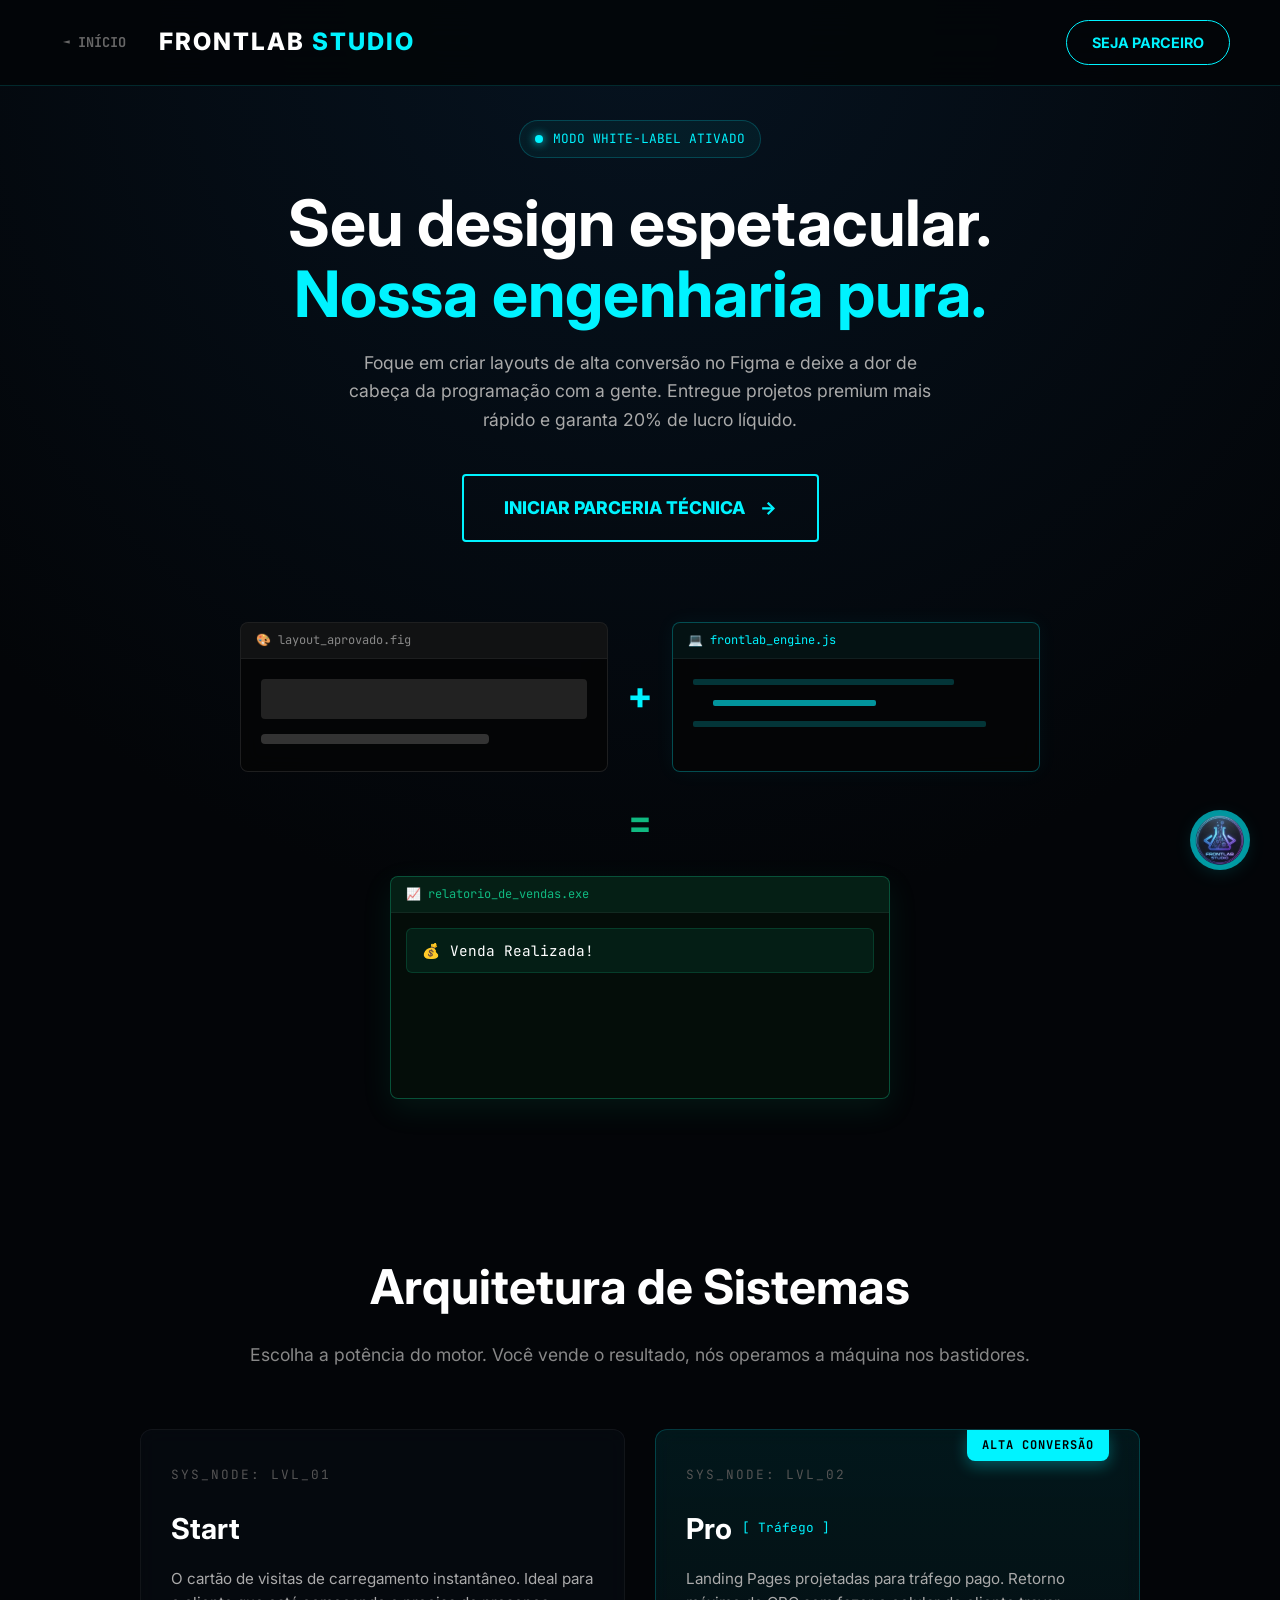
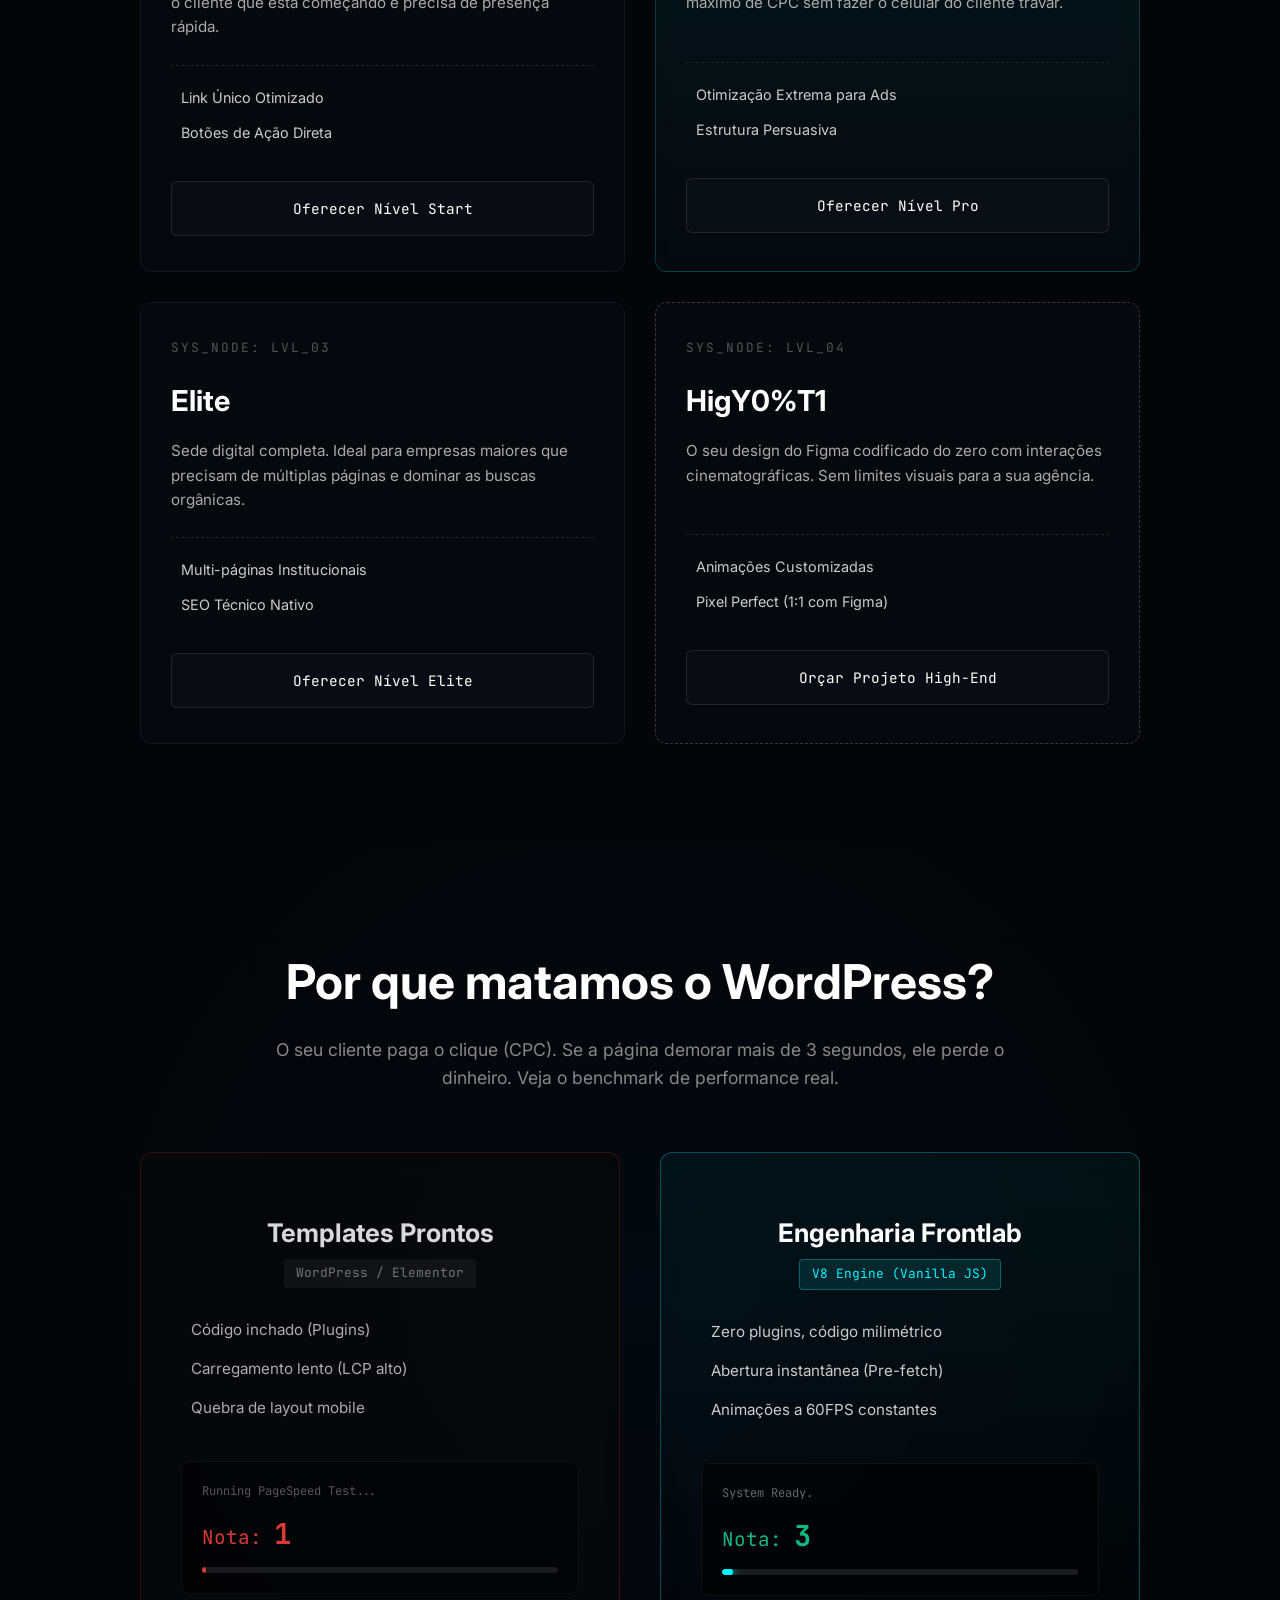
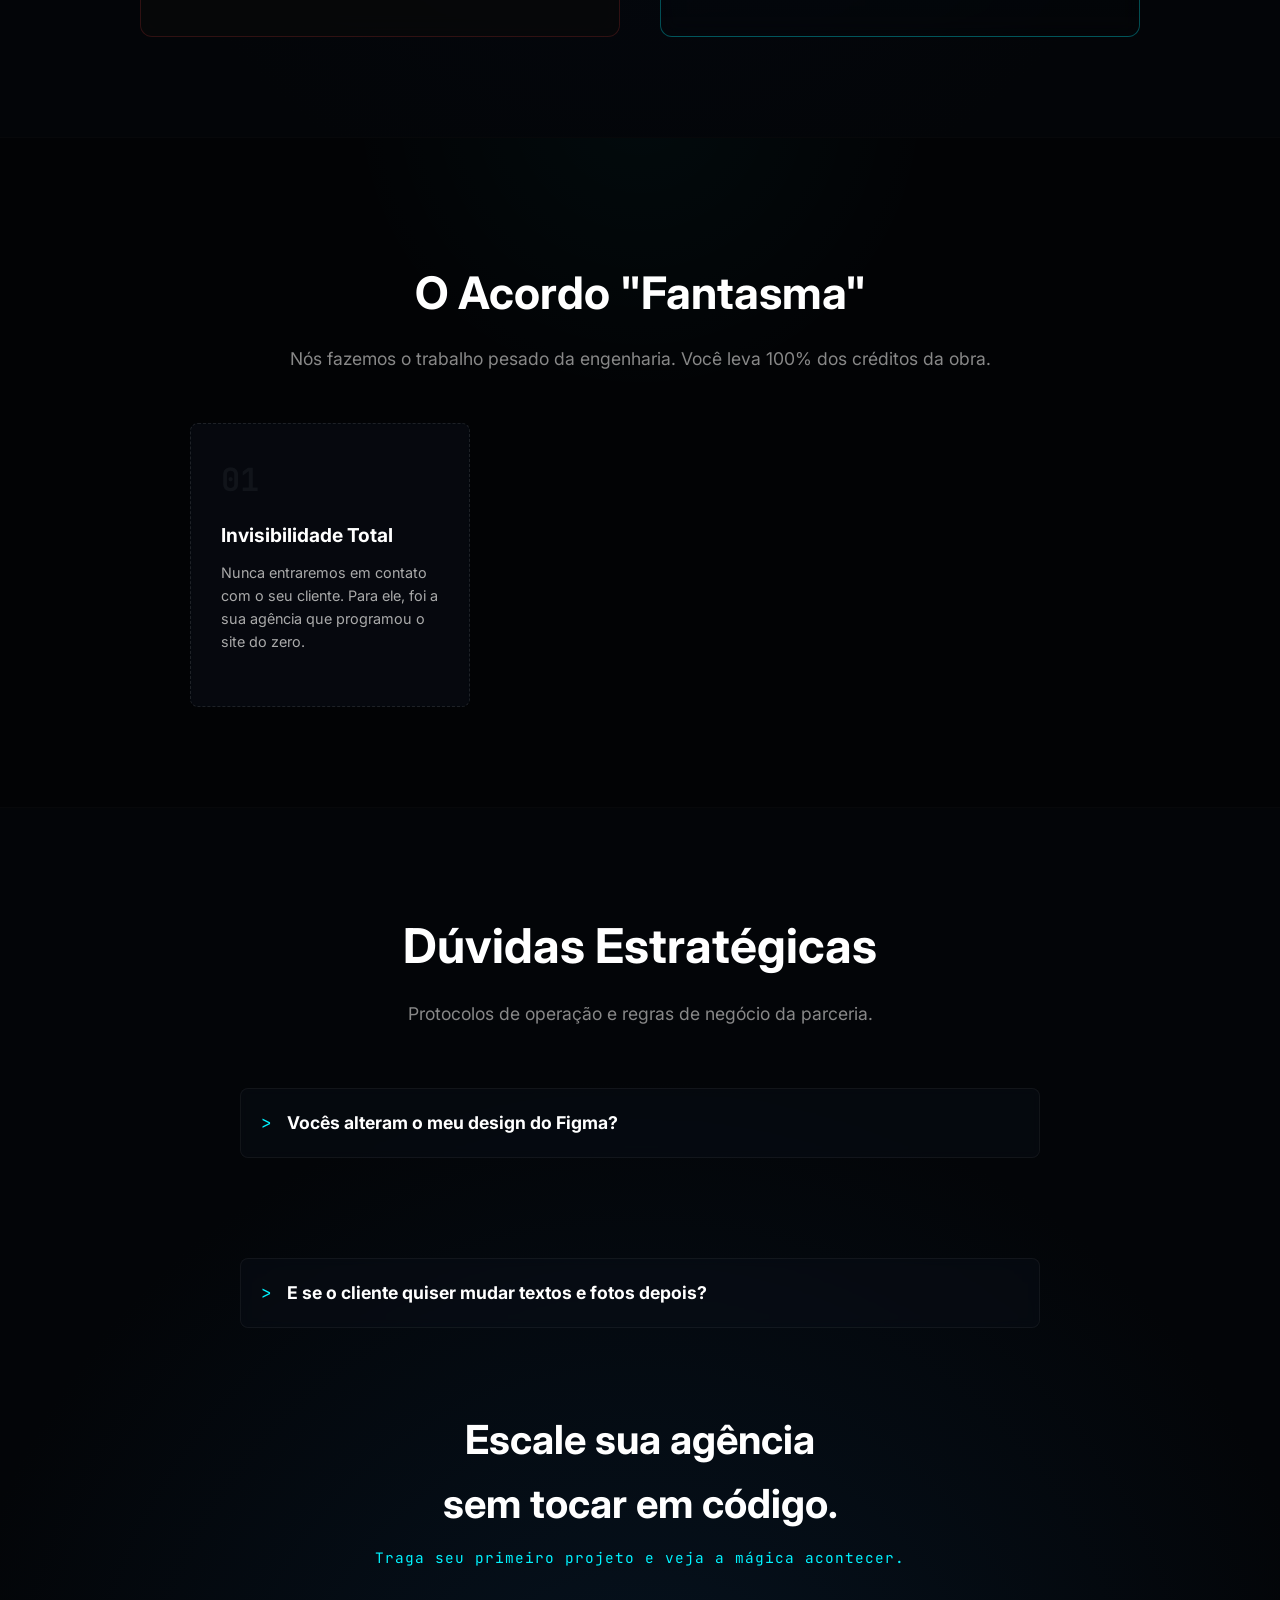
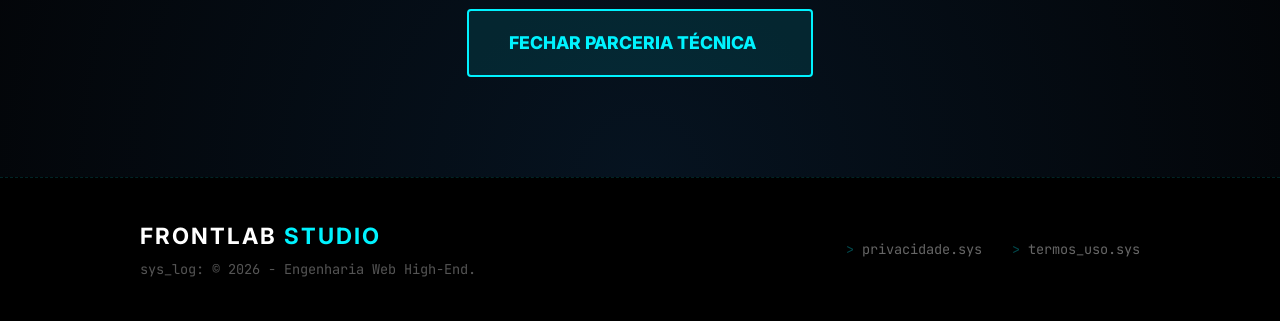
<file: parcerias/parcerias.html>
<!DOCTYPE html>
<html lang="pt-br">

<head>
    <meta charset="UTF-8">
    <meta name="viewport" content="width=device-width, initial-scale=1.0">
    <meta name="description"
        content="Frontlab Studio - O Braço Técnico da sua Agência. Escalabilidade sem tocar em código.">
    <title>FRONTLAB STUDIO | Parcerias B2B</title>

    <link rel="preconnect" href="https://fonts.googleapis.com">
    <link rel="preconnect" href="https://fonts.gstatic.com" crossorigin>
    <link
        href="https://fonts.googleapis.com/css2?family=Inter:wght@400;600;800&family=JetBrains+Mono:wght@400;700&display=swap"
        rel="stylesheet">
    <link rel="stylesheet" href="../assets/style/parceria.css">
    <link rel="shortcut icon" href="../assets/svg/logo.png" type="image/x-png">
</head>

<body>

    <nav class="glass-nav">
        <div class="nav-left">
            <a href="../index.html" class="btn-back" title="Retornar ao Início">
                <span class="back-arrow">◄</span> INÍCIO
            </a>
            <div class="logo">FRONTLAB <span class="highlight-cyan">STUDIO</span></div>
        </div>
        <a href="https://wa.me/554384137743?text=Fala%20Lucas!%20Quero%20escalar%20minhas%20entregas%20com%20a%20Frontlab."
        target="_blank" rel="external nofollow noopener noreferrer"
            class="btn-nav">Seja Parceiro</a>
    </nav>

    <header class="hero-b2b">
        <div class="hero-content">
            <div class="badge-tech"><span class="pulse-dot-cyan"></span> MODO WHITE-LABEL ATIVADO</div>
            <h1>Seu design espetacular. <br><span class="text-cyan">Nossa engenharia pura.</span></h1>
            <p>Foque em criar layouts de alta conversão no Figma e deixe a dor de cabeça da programação com a gente.
                Entregue projetos premium mais rápido e garanta 20% de lucro líquido.</p>

            <a href="https://wa.me/554384137743?text=Fala%20Lucas!%20Quero%20escalar%20minhas%20entregas%20com%20a%20Frontlab."
                target="_blank" rel="external nofollow noopener noreferrer"" class="btn-hero-cyan">
                INICIAR PARCERIA TÉCNICA <span class="arrow">→</span>
            </a>
        </div>

        <div class="math-of-success" id="math-system">
            <div class="equation-top">
                <div class="figma-box">
                    <div class="mock-header">🎨 layout_aprovado.fig</div>
                    <div class="mock-body"></div>
                </div>

                <div class="math-sign pulse-plus">+</div>

                <div class="code-box">
                    <div class="mock-header">💻 frontlab_engine.js</div>
                    <div class="mock-body code-lines" id="js-compiler">
                        <span></span><span></span><span></span>
                    </div>
                </div>
            </div>

            <div class="math-sign equals-sign">=</div>

            <div class="result-box">
                <div class="mock-header highlight-cyan">📈 relatorio_de_vendas.exe</div>
                <div class="result-body" id="sales-notifications">
                    <div class="notification sys-notif"><span class="icon">💰</span> Venda Realizada!</div>
                    <div class="notification sys-notif"><span class="icon">🔥</span> Novo Lead Premium</div>
                    <div class="notification sys-notif"><span class="icon">🚀</span> Cliente Retido</div>
                </div>
            </div>
        </div>
    </header>

    <section id="solucoes" class="tech-panel-section">
        <div class="section-header">
            <h2>Arquitetura de Sistemas</h2>
            <p>Escolha a potência do motor. Você vende o resultado, nós operamos a máquina nos bastidores.</p>
        </div>

        <div class="control-panel" id="tech-grid">
            <div class="panel-card cyber-card">
                <div class="card-glow"></div>
                <div class="card-content">
                    <div class="level-indicator">SYS_NODE: LVL_01</div>
                    <h3 class="glitch-text" data-text="Start">Start</h3>
                    <p class="panel-desc">O cartão de visitas de carregamento instantâneo. Ideal para o cliente que está
                        começando e precisa de presença rápida.</p>
                    <ul class="tech-specs">
                        <li><i class="fa-solid fa-check"></i> Link Único Otimizado</li>
                        <li><i class="fa-solid fa-check"></i> Botões de Ação Direta</li>
                    </ul>
                    <a href="https://wa.me/554384137743?text=Fala%20Lucas!%20Quero%20revender%20o%20N%C3%ADvel%20Start."
                        target="_blank" rel="external nofollow noopener noreferrer" class="btn-panel">Oferecer Nível Start</a>
                </div>
            </div>

            <div class="panel-card cyber-card highlight-card">
                <div class="card-glow"></div>
                <div class="level-badge-cyan">ALTA CONVERSÃO</div>
                <div class="card-content">
                    <div class="level-indicator">SYS_NODE: LVL_02</div>
                    <h3 class="glitch-text" data-text="Pro">Pro <span class="focus-tag">[ Tráfego ]</span></h3>
                    <p class="panel-desc">Landing Pages projetadas para tráfego pago. Retorno máximo de CPC sem fazer o
                        celular do cliente travar.</p>
                    <ul class="tech-specs">
                        <li><i class="fa-solid fa-bolt"></i> Otimização Extrema para Ads</li>
                        <li><i class="fa-solid fa-bolt"></i> Estrutura Persuasiva</li>
                    </ul>
                    <a href="https://wa.me/554384137743?text=Fala%20Lucas!%20Quero%20revender%20o%20N%C3%ADvel%20Pro."
                        target="_blank" rel="external nofollow noopener noreferrer" class="btn-panel">Oferecer Nível Pro</a>
                </div>
            </div>

            <div class="panel-card cyber-card">
                <div class="card-glow"></div>
                <div class="card-content">
                    <div class="level-indicator">SYS_NODE: LVL_03</div>
                    <h3 class="glitch-text" data-text="Elite">Elite</h3>
                    <p class="panel-desc">Sede digital completa. Ideal para empresas maiores que precisam de múltiplas
                        páginas e dominar as buscas orgânicas.</p>
                    <ul class="tech-specs">
                        <li><i class="fa-solid fa-globe"></i> Multi-páginas Institucionais</li>
                        <li><i class="fa-solid fa-globe"></i> SEO Técnico Nativo</li>
                    </ul>
                    <a href="https://wa.me/554384137743?text=Fala%20Lucas!%20Quero%20revender%20o%20N%C3%ADvel%20Elite."
                        ttarget="_blank" rel="external nofollow noopener noreferrer" class="btn-panel">Oferecer Nível Elite</a>
                </div>
            </div>

            <div class="panel-card cyber-card high-end-card">
                <div class="card-glow"></div>
                <div class="card-content">
                    <div class="level-indicator text-cyan">SYS_NODE: LVL_04</div>
                    <h3 class="glitch-text" data-text="High-End">High-End</h3>
                    <p class="panel-desc">O seu design do Figma codificado do zero com interações cinematográficas. Sem
                        limites visuais para a sua agência.</p>
                    <ul class="tech-specs">
                        <li><i class="fa-solid fa-wand-magic-sparkles text-cyan"></i> Animações Customizadas</li>
                        <li><i class="fa-solid fa-wand-magic-sparkles text-cyan"></i> Pixel Perfect (1:1 com Figma)</li>
                    </ul>
                    <a href="https://wa.me/554384137743?text=Fala%20Lucas!%20Tenho%20um%20projeto%20High-End%20para%20or%C3%A7ar."
                        target="_blank" rel="external nofollow noopener noreferrer" class="btn-panel btn-high-end">Orçar Projeto High-End</a>
                </div>
            </div>
        </div>
    </section>
    <section id="performance" class="duelo-section">
        <div class="section-header">
            <h2>Por que matamos o WordPress?</h2>
            <p>O seu cliente paga o clique (CPC). Se a página demorar mais de 3 segundos, ele perde o dinheiro. Veja o
                benchmark de performance real.</p>
        </div>

        <div class="duelo-container" id="benchmark-arena">

            <div class="duelo-card bad-tech" id="wp-card">
                <div class="glitch-overlay"></div>
                <div class="duelo-icon"><i class="fa-solid fa-weight-hanging"></i></div>
                <h3>Templates Prontos</h3>
                <div class="tech-tag">WordPress / Elementor</div>

                <ul class="duelo-list">
                    <li><i class="fa-solid fa-bug"></i> Código inchado (Plugins)</li>
                    <li><i class="fa-solid fa-hourglass-half"></i> Carregamento lento (LCP alto)</li>
                    <li><i class="fa-solid fa-mobile-screen"></i> Quebra de layout mobile</li>
                </ul>

                <div class="benchmark-ui">
                    <span class="benchmark-label">Running PageSpeed Test...</span>
                    <div class="score-box bad-score">
                        Nota: <span class="score-number js-score-bad" data-target="45">00</span>
                    </div>
                    <div class="progress-bar-container">
                        <div class="progress-bar js-bar-bad"></div>
                    </div>
                </div>
            </div>

            <div class="duelo-card good-tech" id="front-card">
                <div class="duelo-icon highlight-cyan"><i class="fa-solid fa-bolt"></i></div>
                <h3>Engenharia Frontlab</h3>
                <div class="tech-tag cyan-tag">V8 Engine (Vanilla JS)</div>

                <ul class="duelo-list">
                    <li><i class="fa-solid fa-check"></i> Zero plugins, código milimétrico</li>
                    <li><i class="fa-solid fa-check"></i> Abertura instantânea (Pre-fetch)</li>
                    <li><i class="fa-solid fa-check"></i> Animações a 60FPS constantes</li>
                </ul>

                <div class="benchmark-ui">
                    <span class="benchmark-label text-cyan">System Ready.</span>
                    <div class="score-box good-score">
                        Nota: <span class="score-number js-score-good" data-target="100">00</span>
                    </div>
                    <div class="progress-bar-container">
                        <div class="progress-bar js-bar-good"></div>
                    </div>
                </div>
            </div>

        </div>
    </section>
    <section class="white-label-section" id="ghost-module">
        <div class="ghost-container">
            <div class="ghost-icon stealth-element"><i class="fa-solid fa-user-secret"></i></div>
            <h2 class="stealth-element">O Acordo "Fantasma"</h2>
            <p class="stealth-element">Nós fazemos o trabalho pesado da engenharia. Você leva 100% dos créditos da obra.
            </p>

            <div class="ghost-grid">
                <div class="ghost-item stealth-element">
                    <span class="ghost-number">01</span>
                    <h4>Invisibilidade Total</h4>
                    <p>Nunca entraremos em contato com o seu cliente. Para ele, foi a sua agência que programou o
                        site do zero.</p>
                </div>
                <div class="ghost-item stealth-element">
                    <span class="ghost-number">02</span>
                    <h4 class="text-cyan">Pix na Mesa (20%)</h4>
                    <p>O cliente pagou o setup inicial de desenvolvimento? Seu repasse de 20% cai na sua conta no
                        mesmo dia. Simples assim.</p>
                </div>
                <div class="ghost-item stealth-element">
                    <span class="ghost-number">03</span>
                    <h4>Suporte Blindado</h4>
                    <p>Nós cuidamos da hospedagem e manutenção técnica. O site não cai, e você não perde tempo com
                        suporte.</p>
                </div>
            </div>
        </div>
    </section>
    <section class="faq-section-b2b" id="faq-module-b2b">
        <div class="section-header">
            <h2 class="faq-anim-b2b">Dúvidas Estratégicas</h2>
            <p class="faq-anim-b2b">Protocolos de operação e regras de negócio da parceria.</p>
        </div>

        <div class="faq-container">
            <details class="faq-item-b2b faq-anim-b2b js-smart-faq">
                <summary><span class="prompt-sign">></span> Vocês alteram o meu design do Figma?</summary>
                <div class="faq-answer">
                    <p>Jamais. O modelo High-End garante "Pixel Perfect" (fidelidade de 100%). Se algo for impossível
                        para a performance, nós avisamos você antes de escrever a primeira linha de código.</p>
                </div>
            </details>

            <details class="faq-item-b2b faq-anim-b2b js-smart-faq">
                <summary><span class="prompt-sign">></span> Como eu cobro o meu cliente?</summary>
                <div class="faq-answer">
                    <p>A Frontlab cobra apenas a taxa de desenvolvimento técnico (com seu repasse já garantido) e a
                        manutenção. O valor da sua criação (Design/Estratégia) é você quem define e cobra direto do
                        cliente.</p>
                </div>
            </details>

            <details class="faq-item-b2b faq-anim-b2b js-smart-faq">
                <summary><span class="prompt-sign">></span> E se o cliente quiser mudar textos e fotos depois?</summary>
                <div class="faq-answer">
                    <p>Nossa gestão profissional cobre essas pequenas atualizações mensais. O cliente manda no grupo de
                        suporte e nossa equipe técnica resolve rápido, sem tirar o seu foco das vendas da agência.</p>
                </div>
            </details>
        </div>

        <div class="cta-final-b2b faq-anim-b2b">
            <h2>Escale sua agência sem tocar em código.</h2>
            <p>Traga seu primeiro projeto e veja a mágica acontecer.</p>
            <a href="https://wa.me/554384137743?text=Fala%20Lucas!%20Sou%20de%20%5BSua%20Cidade%5D%20e%20estou%20pronto%20para%20iniciar%20a%20nossa%20parceria%20t%C3%A9cnica."
                target="_blank" rel="external nofollow noopener noreferrer" class="btn-hero-cyan pulse-btn-cyan">
                FECHAR PARCERIA TÉCNICA <i class="fa-brands fa-whatsapp"></i>
            </a>
        </div>
    </section>

    <footer class="tech-footer" id="footer-b2b">
        <div class="footer-content">
            <div class="footer-brand">
                <div class="footer-logo">FRONTLAB <span class="highlight-cyan">STUDIO</span></div>
                <p class="sys-copyright">sys_log: © 2026 - Engenharia Web High-End.</p>
            </div>

            <div class="legal-links">
                <a href="../legal/privacidade.html?origem=parcerias" class="legal-cmd js-glitch-link"
                    data-text="privacidade.sys">
                    <span class="prompt-arrow">></span> privacidade.sys
                </a>
                <a href="../legal/termos.html?origem=parcerias" class="legal-cmd js-glitch-link"
                    data-text="termos_uso.sys">
                    <span class="prompt-arrow">></span> termos_uso.sys
                </a>
            </div>
        </div>
    </footer>

    <a href="https://wa.me/554384137743?text=Fala%20Lucas!%20Quero%20escalar%20minhas%20entregas%20com%20a%20Frontlab."
        target="_blank" rel="external nofollow noopener noreferrer" class="floating-wpp-cyan"
        aria-label="Falar com a Frontlab no WhatsApp">
        <div class="wpp-glow-cyan"></div>
        <img src="../assets/svg/logo-trasparente.png" alt="WhatsApp Parceria" loading="lazy" width="60" height="60">
    </a>

    <dialog id="cookie-terminal" class="cookie-dialog-cyan">
        <div class="cookie-header-cyan">
            <span class="sys-title">sys_auth_required (B2B_ENV)</span>
        </div>
        <div class="cookie-body">
            <p class="cookie-msg">
                <span class="prompt-cyan">root@frontlab:~$</span> Escaneando ambiente de parceria... <br>
                Para validar a sua sessão e garantir a performance da plataforma, utilizamos cookies estruturais. Leia
                as nossas <a href="../legal/privacidade.html?origem=parcerias" class="cookie-link-cyan">Diretrizes de
                    Privacidade</a>.
            </p>
            <div class="cookie-actions">
                <button id="btn-accept-cookies" class="btn-terminal-cyan btn-accept-cyan">[ INJETAR_COOKIES ]</button>
                <button id="btn-reject-cookies" class="btn-terminal-cyan btn-reject-cyan">[ RECUSAR ]</button>
            </div>
        </div>
    </dialog>
    <script src="../assets/script/parceria.js"></script>
</body>

</html>
</file>
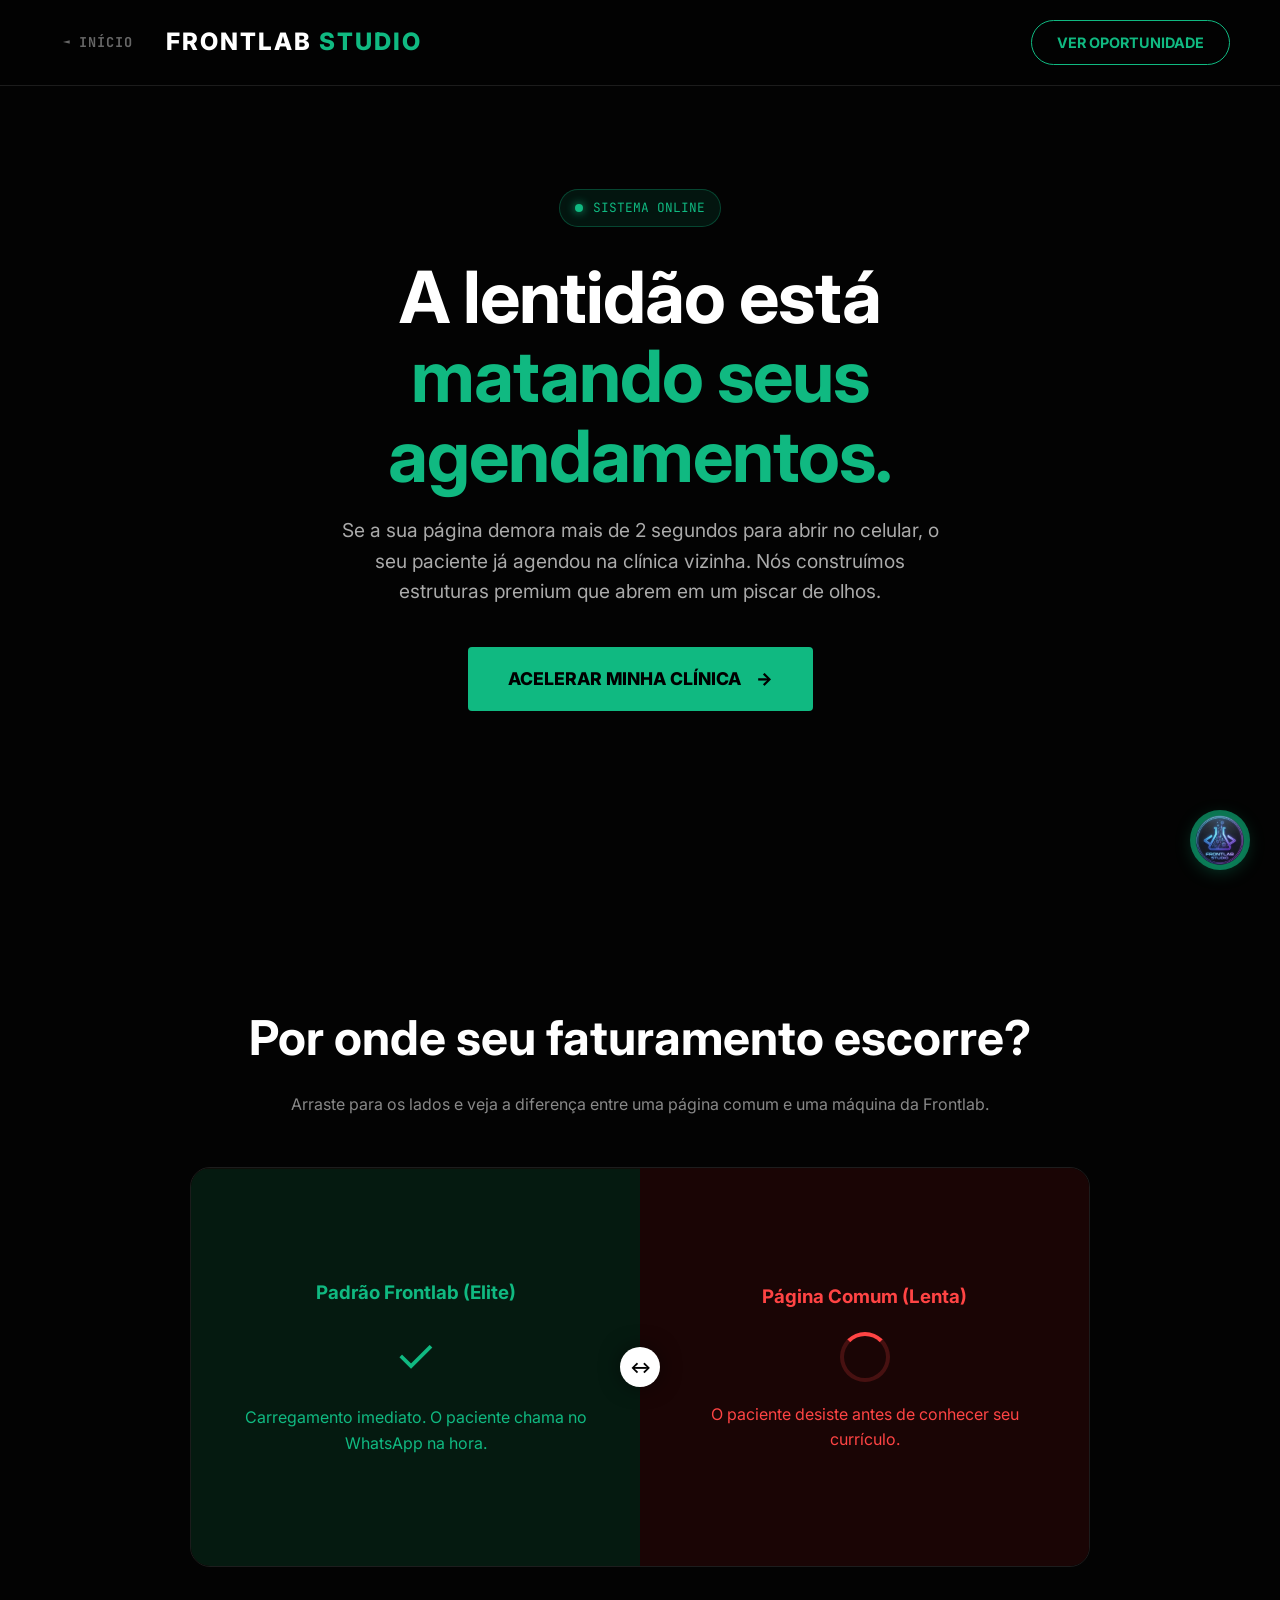
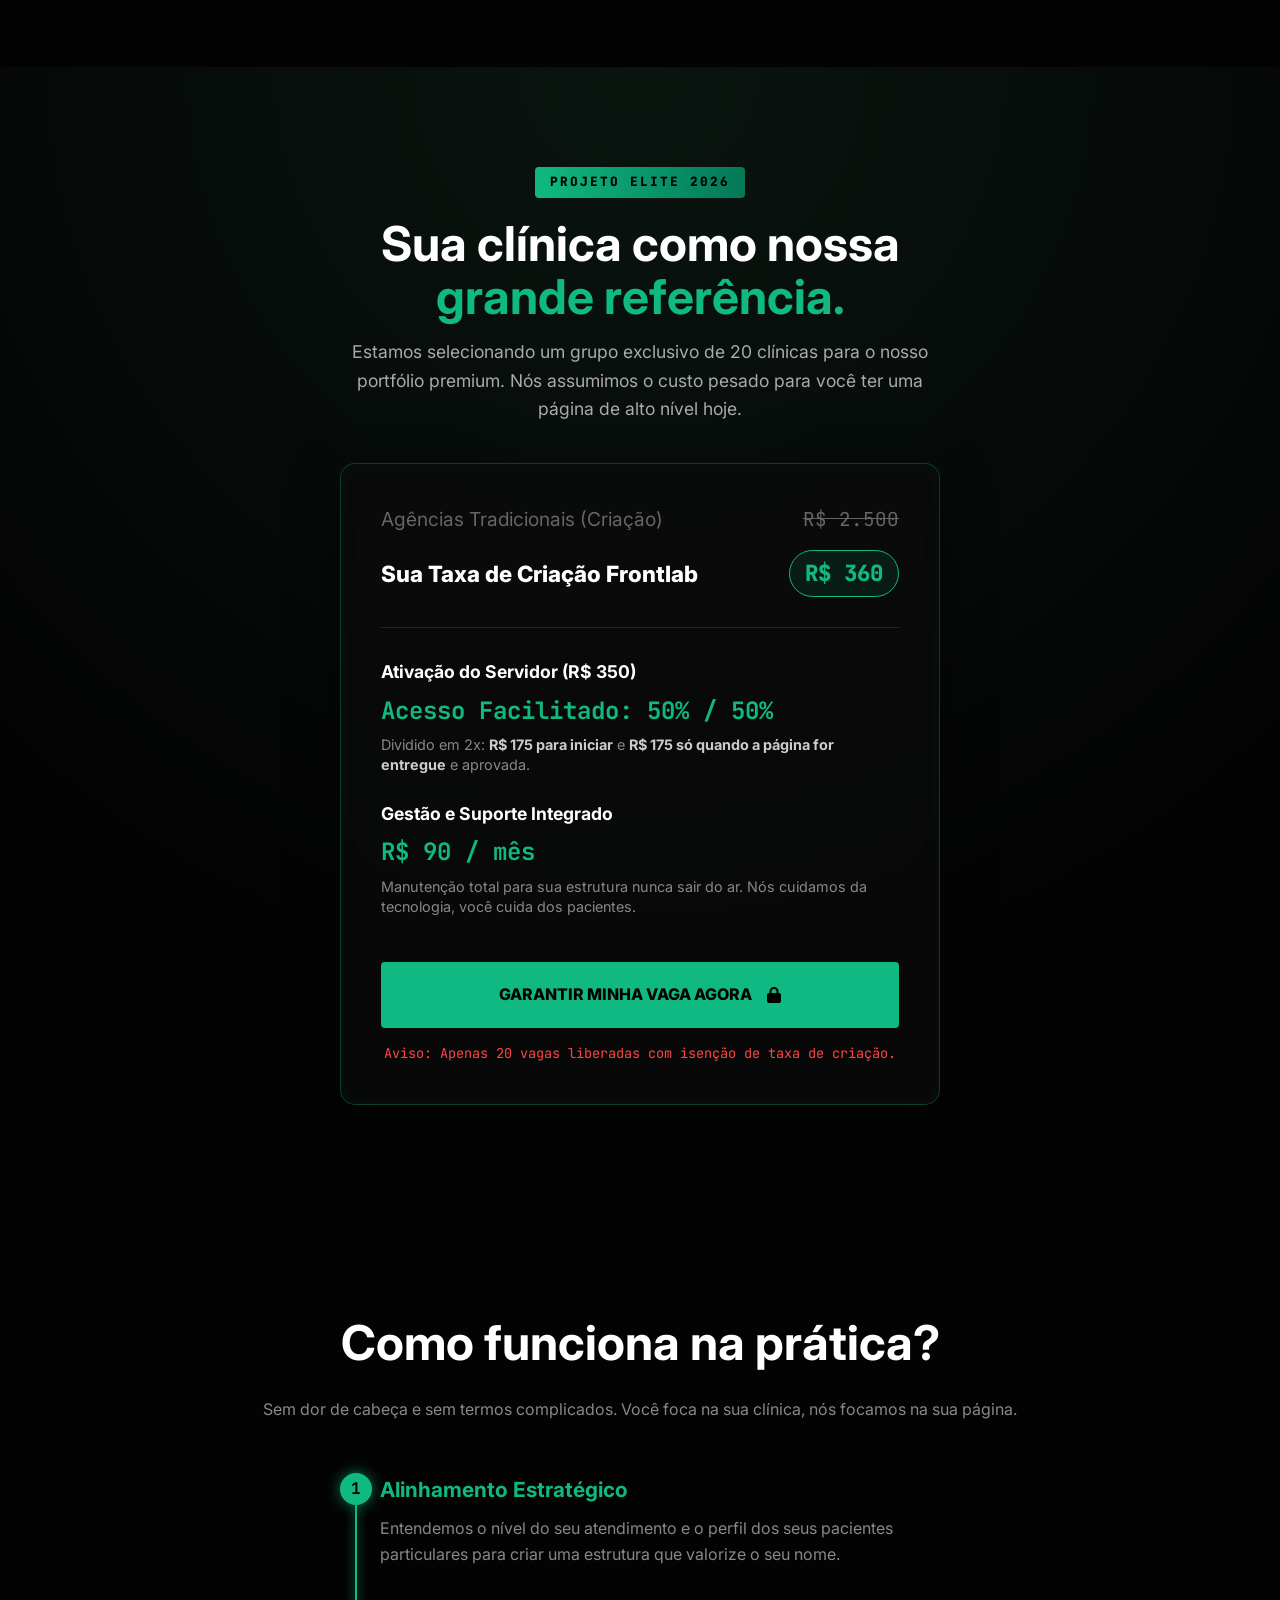
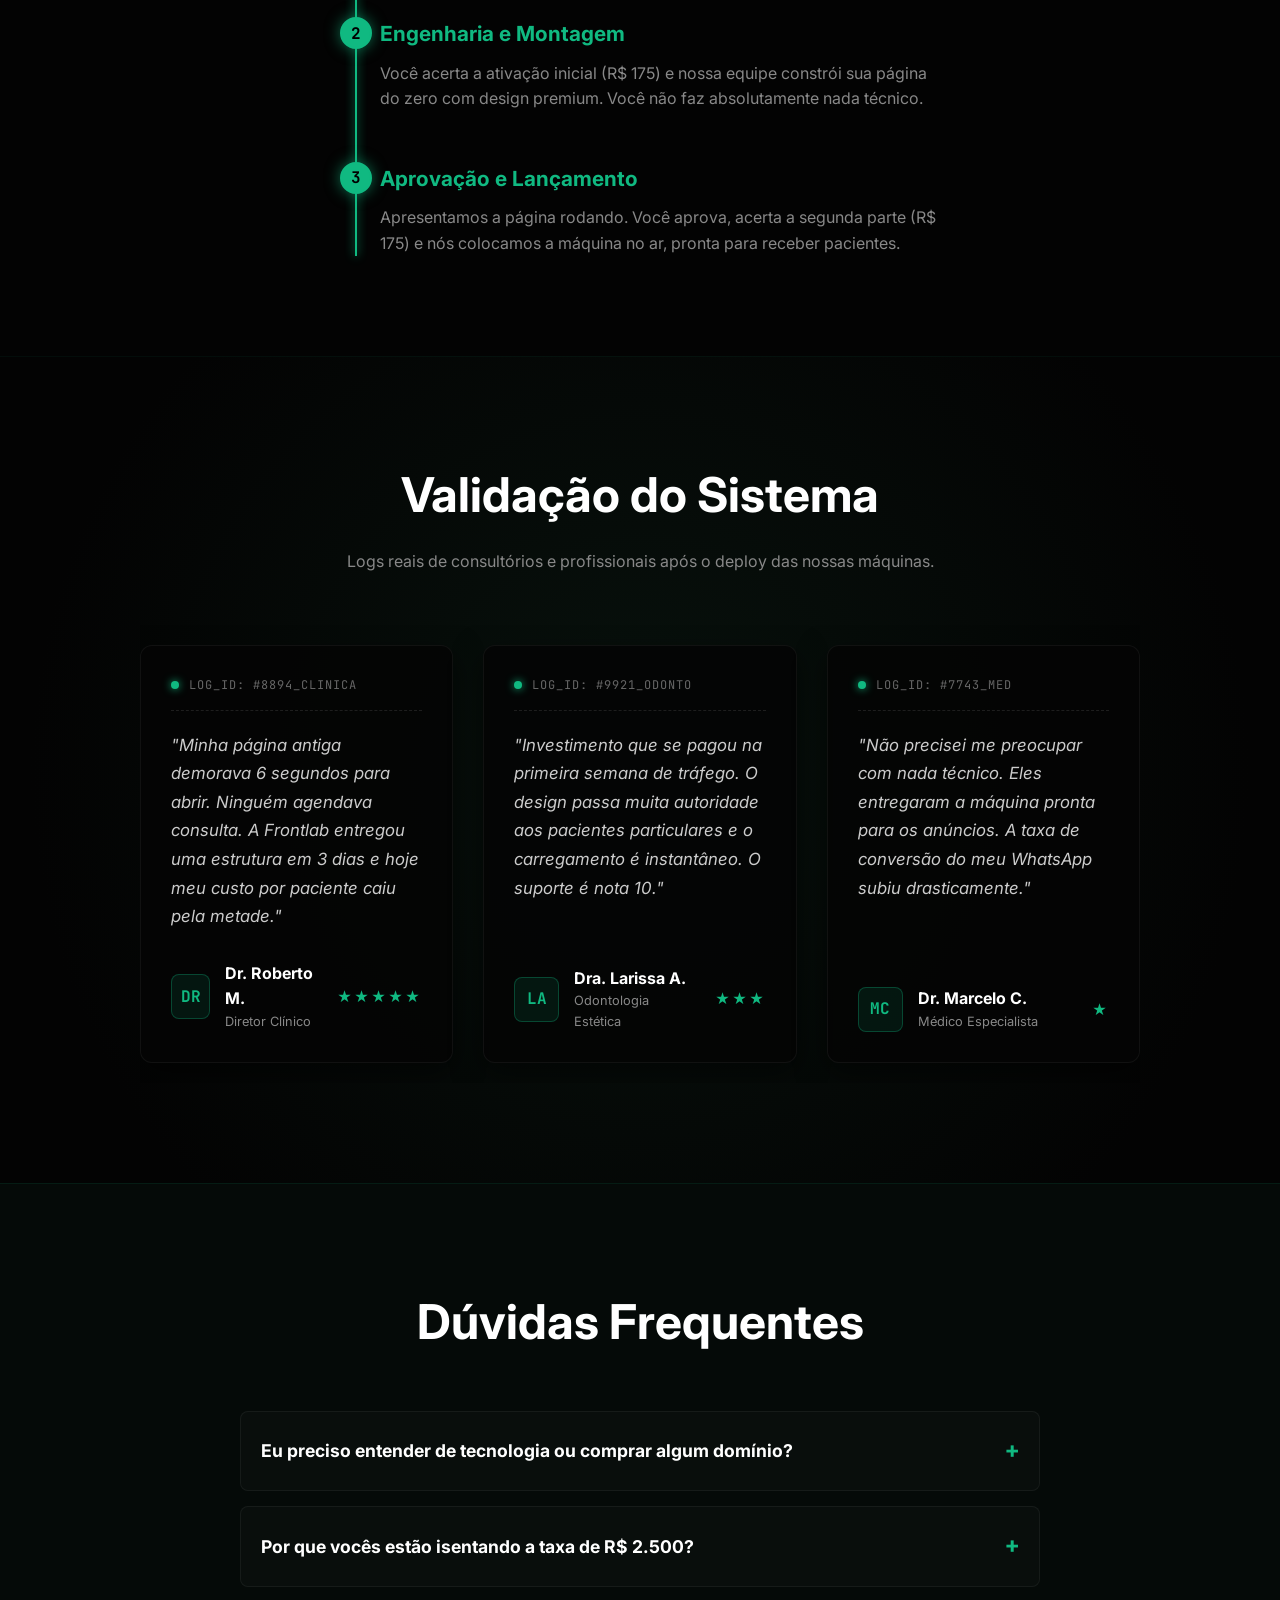
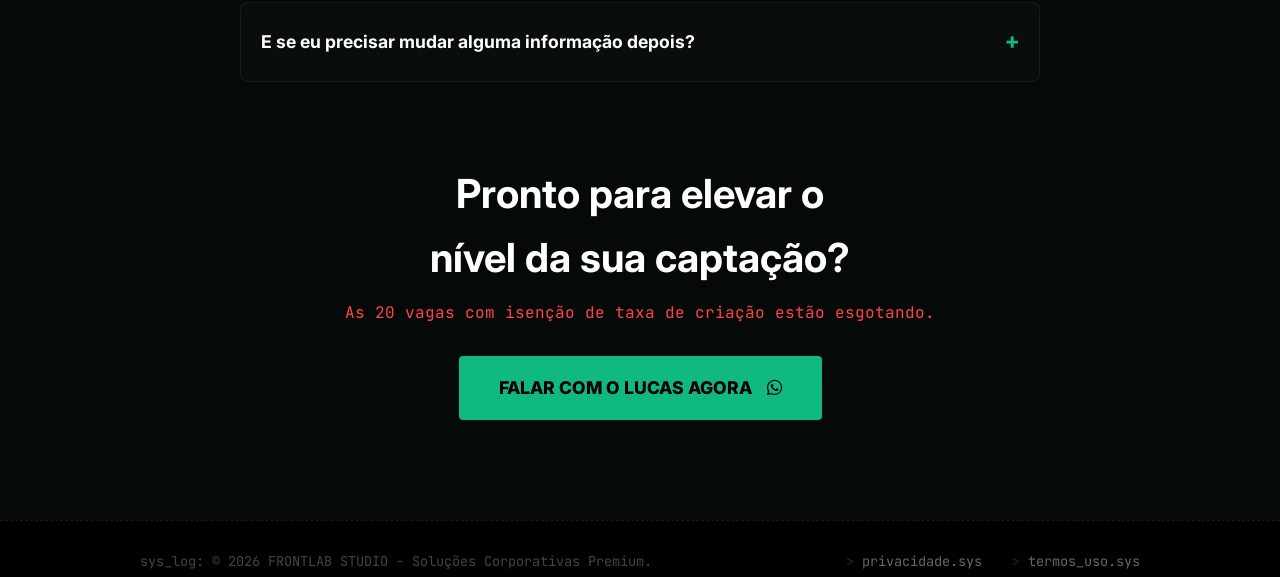
<file: promo-clinicas/elite.html>
<!DOCTYPE html>
<html lang="pt-br">

<head>
    <meta charset="UTF-8">
    <meta name="viewport" content="width=device-width, initial-scale=1.0">
    <meta name="description"
        content="Frontlab Studio - Projeto Elite 2026. Páginas premium de alta conversão para clínicas e consultórios de alto padrão.">
    <title>FRONTLAB STUDIO | Projeto Elite 2026</title>

    <link rel="preconnect" href="https://fonts.googleapis.com">
    <link rel="preconnect" href="https://fonts.gstatic.com" crossorigin>
    <link
        href="https://fonts.googleapis.com/css2?family=Inter:wght@400;600;800&family=JetBrains+Mono:wght@400;700&display=swap"
        rel="stylesheet">
    <link rel="stylesheet" href="../assets/style/elite.css">
    <link rel="stylesheet" href="https://cdnjs.cloudflare.com/ajax/libs/font-awesome/6.0.0/css/all.min.css">
    <link rel="shortcut icon" href="../assets/svg/logo.png" type="image/x-png">
</head>

<body>

    <nav class="glass-nav">
        <div class="nav-left">
            <a href="../bio/bio.html" class="btn-back" title="Retornar ao Hub">
                <span class="back-arrow">◄</span> INÍCIO
            </a>
            <div class="logo">FRONTLAB <span class="highlight-green">STUDIO</span></div>
        </div>
        <a href="#oferta" class="btn-nav">Ver Oportunidade</a>
    </nav>

    <header class="hero-section">
        <div class="hero-content">
            <div class="status-badge"><span class="pulse-dot"></span> SISTEMA ONLINE</div>
            <h1>A lentidão está <br><span class="text-green">matando seus agendamentos.</span></h1>
            <p>Se a sua página demora mais de 2 segundos para abrir no celular, o seu paciente já agendou na clínica
                vizinha.
                Nós construímos estruturas premium que abrem em um piscar de olhos.</p>
            <a href="https://wa.me/554384137743?text=Fala%20Lucas!%20Quero%20escalar%20minhas%20venda%20 da%20clinica%20com%20a%20Frontlab." target="_blank" rel="external nofollow noopener noreferrer" class="btn-hero">ACELERAR MINHA CLÍNICA <span class="arrow">→</span></a>
        </div>

        <div class="speed-lines"></div>
    </header>

    <section class="raiox-section">
        <div class="section-header">
            <h2>Por onde seu faturamento escorre?</h2>
            <p>Arraste para os lados e veja a diferença entre uma página comum e uma máquina da Frontlab.</p>
        </div>

        <div class="comparison-slider">
            <div class="bad-side">
                <div class="hole-text bad-hole">
                    <span class="hole-title">O dinheiro escorrendo... 💸</span>
                    <p>A cada 1 segundo de tela branca, um paciente perde a paciência e vai gastar na concorrência.</p>
                </div>

                <div class="content-bad">
                    <h3>Página Comum (Lenta)</h3>
                    <div class="loading-circle"></div>
                    <p>O paciente desiste antes de conhecer seu currículo.</p>
                </div>
            </div>

            <div class="good-side" id="good-side">
                <div class="content-good">
                    <h3>Padrão Frontlab (Elite)</h3>
                    <div class="check-icon">✓</div>
                    <p>Carregamento imediato. O paciente chama no WhatsApp na hora.</p>
                </div>

                <div class="hole-text good-hole">
                    <span class="hole-title">Autoridade Instantânea 🚀</span>
                    <p>Diferenciação real. O paciente clica e sua estrutura já está lá, valorizando seu nome antes
                        mesmo do primeiro "Bom dia".</p>
                </div>
            </div>

            <input type="range" min="0" max="100" value="50" id="slider" class="slider-control">
            <div class="slider-button" id="slider-button">↔</div>
        </div>
    </section>

    <section id="oferta" class="oferta-section">
        <div class="oferta-container">
            <div class="badge-elite">PROJETO ELITE 2026</div>
            <h2>Sua clínica como nossa <br><span class="text-green">grande referência.</span></h2>
            <p class="oferta-desc">Estamos selecionando um grupo exclusivo de 20 clínicas para o nosso portfólio
                premium.
                Nós assumimos o custo pesado para você ter uma página de alto nível hoje.</p>

            <div class="pricing-card" id="elite-card">
                <div class="price-row crossed">
                    <span>Agências Tradicionais (Criação)</span>
                    <span class="old-price">R$ 2.500</span>
                </div>
                <div class="price-row highlight">
                    <span>Sua Taxa de Criação Frontlab</span>
                    <span class="free" id="price-value">ISENTO</span>
                </div>

                <hr class="divider">

                <div class="price-details">
                    <div class="detail-item">
                        <span class="detail-title">Ativação do Servidor (R$ 350)</span>
                        <span class="detail-value">Acesso Facilitado: 50% / 50%</span>
                        <span class="detail-sub">Dividido em 2x: <strong>R$ 175 para iniciar</strong> e
                            <strong>R$ 175 só quando a página for entregue</strong> e aprovada.</span>
                    </div>
                    <div class="detail-item">
                        <span class="detail-title">Gestão e Suporte Integrado</span>
                        <span class="detail-value">R$ 90 / mês</span>
                        <span class="detail-sub">Manutenção total para sua estrutura nunca sair do ar. Nós cuidamos da
                            tecnologia, você cuida dos pacientes.</span>
                    </div>
                </div>

                <a href="https://wa.me/554384137743?text=Lucas%2C%20quero%20aproveitar%20a%20isen%C3%A7%C3%A3o%20de%20cria%C3%A7%C3%A3o%20e%20garantir%20minha%20p%C3%A1gina%20premium%20no%20Projeto%20Elite!"
                    target="_blank" rel="external nofollow noopener noreferrer" class="btn-hero btn-full">
                    GARANTIR MINHA VAGA AGORA <i class="fa-solid fa-lock"></i>
                </a>
                <p class="scarcity-text">Aviso: Apenas 20 vagas liberadas com isenção de taxa de criação.</p>
            </div>
        </div>
    </section>

    <section class="process-section">
        <div class="section-header">
            <h2>Como funciona na prática?</h2>
            <p>Sem dor de cabeça e sem termos complicados. Você foca na sua clínica, nós focamos na sua página.</p>
        </div>

        <div class="timeline">
            <div class="timeline-progress" id="timeline-progress"></div>

            <div class="timeline-step">
                <div class="step-dot">1</div>
                <div class="step-content">
                    <h3>Alinhamento Estratégico</h3>
                    <p>Entendemos o nível do seu atendimento e o perfil dos seus pacientes particulares para criar uma
                        estrutura que valorize o seu nome.</p>
                </div>
            </div>
            <div class="timeline-step">
                <div class="step-dot">2</div>
                <div class="step-content">
                    <h3>Engenharia e Montagem</h3>
                    <p>Você acerta a ativação inicial (R$ 175) e nossa equipe constrói sua página do zero com design
                        premium. Você não faz absolutamente nada técnico.</p>
                </div>
            </div>
            <div class="timeline-step">
                <div class="step-dot">3</div>
                <div class="step-content">
                    <h3>Aprovação e Lançamento</h3>
                    <p>Apresentamos a página rodando. Você aprova, acerta a segunda parte (R$ 175) e nós colocamos a
                        máquina no ar, pronta para receber pacientes.</p>
                </div>
            </div>
        </div>
    </section>

    <section class="feedback-section" id="feedback-module">
        <div class="section-header">
            <h2>Validação do Sistema</h2>
            <p>Logs reais de consultórios e profissionais após o deploy das nossas máquinas.</p>
        </div>

        <div class="feedback-container">
            <div class="feedback-track" id="feedback-track">

                <div class="feedback-card">
                    <div class="card-sys-header">
                        <span class="sys-dot online"></span>
                        <span class="sys-log-id">LOG_ID: #8894_CLINICA</span>
                    </div>
                    <p class="feedback-text">"Minha página antiga demorava 6 segundos para abrir. Ninguém agendava
                        consulta. A Frontlab entregou uma estrutura em 3 dias e hoje meu custo por paciente caiu pela
                        metade."</p>
                    <div class="feedback-author">
                        <div class="author-avatar">DR</div>
                        <div class="author-info">
                            <strong>Dr. Roberto M.</strong>
                            <span>Diretor Clínico</span>
                        </div>
                        <div class="rating js-rating" data-rating="★★★★★"></div>
                    </div>
                </div>

                <div class="feedback-card">
                    <div class="card-sys-header">
                        <span class="sys-dot online"></span>
                        <span class="sys-log-id">LOG_ID: #9921_ODONTO</span>
                    </div>
                    <p class="feedback-text">"Investimento que se pagou na primeira semana de tráfego. O design passa
                        muita autoridade aos pacientes particulares e o carregamento é instantâneo. O suporte é nota
                        10."</p>
                    <div class="feedback-author">
                        <div class="author-avatar">LA</div>
                        <div class="author-info">
                            <strong>Dra. Larissa A.</strong>
                            <span>Odontologia Estética</span>
                        </div>
                        <div class="rating js-rating" data-rating="★★★★★"></div>
                    </div>
                </div>

                <div class="feedback-card">
                    <div class="card-sys-header">
                        <span class="sys-dot online"></span>
                        <span class="sys-log-id">LOG_ID: #7743_MED</span>
                    </div>
                    <p class="feedback-text">"Não precisei me preocupar com nada técnico. Eles entregaram a máquina
                        pronta para os anúncios. A taxa de conversão do meu WhatsApp subiu drasticamente."</p>
                    <div class="feedback-author">
                        <div class="author-avatar">MC</div>
                        <div class="author-info">
                            <strong>Dr. Marcelo C.</strong>
                            <span>Médico Especialista</span>
                        </div>
                        <div class="rating js-rating" data-rating="★★★★★"></div>
                    </div>
                </div>

            </div>

            <div class="scroll-indicator">
                <span class="swipe-icon">↔</span> Deslize para escanear logs
            </div>
        </div>
    </section>

    <section class="faq-section" id="faq-module">
        <div class="section-header">
            <h2>Dúvidas Frequentes</h2>
        </div>

        <div class="faq-container">
            <details class="faq-item faq-anim">
                <summary>Eu preciso entender de tecnologia ou comprar algum domínio?</summary>
                <p>De forma alguma. Nós cuidamos de 100% da infraestrutura técnica. O seu único papel é atender os
                    pacientes que vão chegar pelo WhatsApp.</p>
            </details>
            <details class="faq-item faq-anim">
                <summary>Por que vocês estão isentando a taxa de R$ 2.500?</summary>
                <p>Porque estamos montando o nosso portfólio premium de 2026. Queremos que a sua clínica seja a nossa
                    grande referência de resultado. Em troca da isenção, pedimos apenas para deixar uma pequena
                    assinatura no rodapé.</p>
            </details>
            <details class="faq-item faq-anim">
                <summary>E se eu precisar mudar alguma informação depois?</summary>
                <p>Nós não te abandonamos. O valor fixo de R$ 90 mensais já inclui todo o nosso suporte, manutenção e
                    pequenas atualizações para sua página nunca ficar obsoleta.</p>
            </details>
        </div>

        <div class="cta-final faq-anim">
            <h2>Pronto para elevar o nível da sua captação?</h2>
            <p>As 20 vagas com isenção de taxa de criação estão esgotando.</p>
            <a href="https://wa.me/554384137743?text=Lucas%2C%20quero%20garantir%20minha%20vaga%20no%20Projeto%20Elite!"
                target="_blank" rel="external nofollow noopener noreferrer" class="btn-hero pulse-btn">
                FALAR COM O LUCAS AGORA <i class="fa-brands fa-whatsapp"></i>
            </a>
        </div>
    </section>

    <footer class="cyber-footer">
        <div class="footer-content">
            <p class="sys-copyright">sys_log: © 2026 FRONTLAB STUDIO - Soluções Corporativas Premium.</p>

            <div class="legal-links">
                <a href="../legal/privacidade.html?origem=clinicas" class="legal-cmd">
                    <span class="prompt-arrow">></span> privacidade.sys
                </a>
                <a href="termos.html" class="legal-cmd">
                    <span class="prompt-arrow">></span> termos_uso.sys
                </a>
            </div>
        </div>
    </footer>

    <a href="https://wa.me/554384137743?text=Lucas%2C%20quero%20garantir%20minha%20vaga%20no%20Projeto%20Elite!"
       target="_blank" rel="external nofollow noopener noreferrer" class="floating-wpp" aria-label="Falar com a Frontlab no WhatsApp">
        <div class="wpp-glow"></div>
        <img src="../assets/svg/logo-trasparente.png" alt="WhatsApp Frontlab" loading="lazy" width="60" height="60">
    </a>

    <dialog id="cookie-terminal" class="cookie-dialog">
        <div class="cookie-header">
            <span class="sys-title">sys_auth_required</span>
        </div>
        <div class="cookie-body">
            <p class="cookie-msg">
                <span class="prompt-green">root@frontlab:~$</span> Escaneando ambiente... <br>
                Para injetar a melhor experiência de agendamento e rastrear métricas, utilizamos cookies. Leia nossos <a
                    href="termos.html" class="cookie-link">Termos</a>.
            </p>
            <div class="cookie-actions">
                <button id="btn-accept-cookies" class="btn-terminal btn-accept">[ INJETAR_COOKIES ]</button>
                <button id="btn-reject-cookies" class="btn-terminal btn-reject">[ RECUSAR ]</button>
            </div>
        </div>
    </dialog>

    <script src="../assets/script/elite.js"></script>
</body>

</html>
</file>
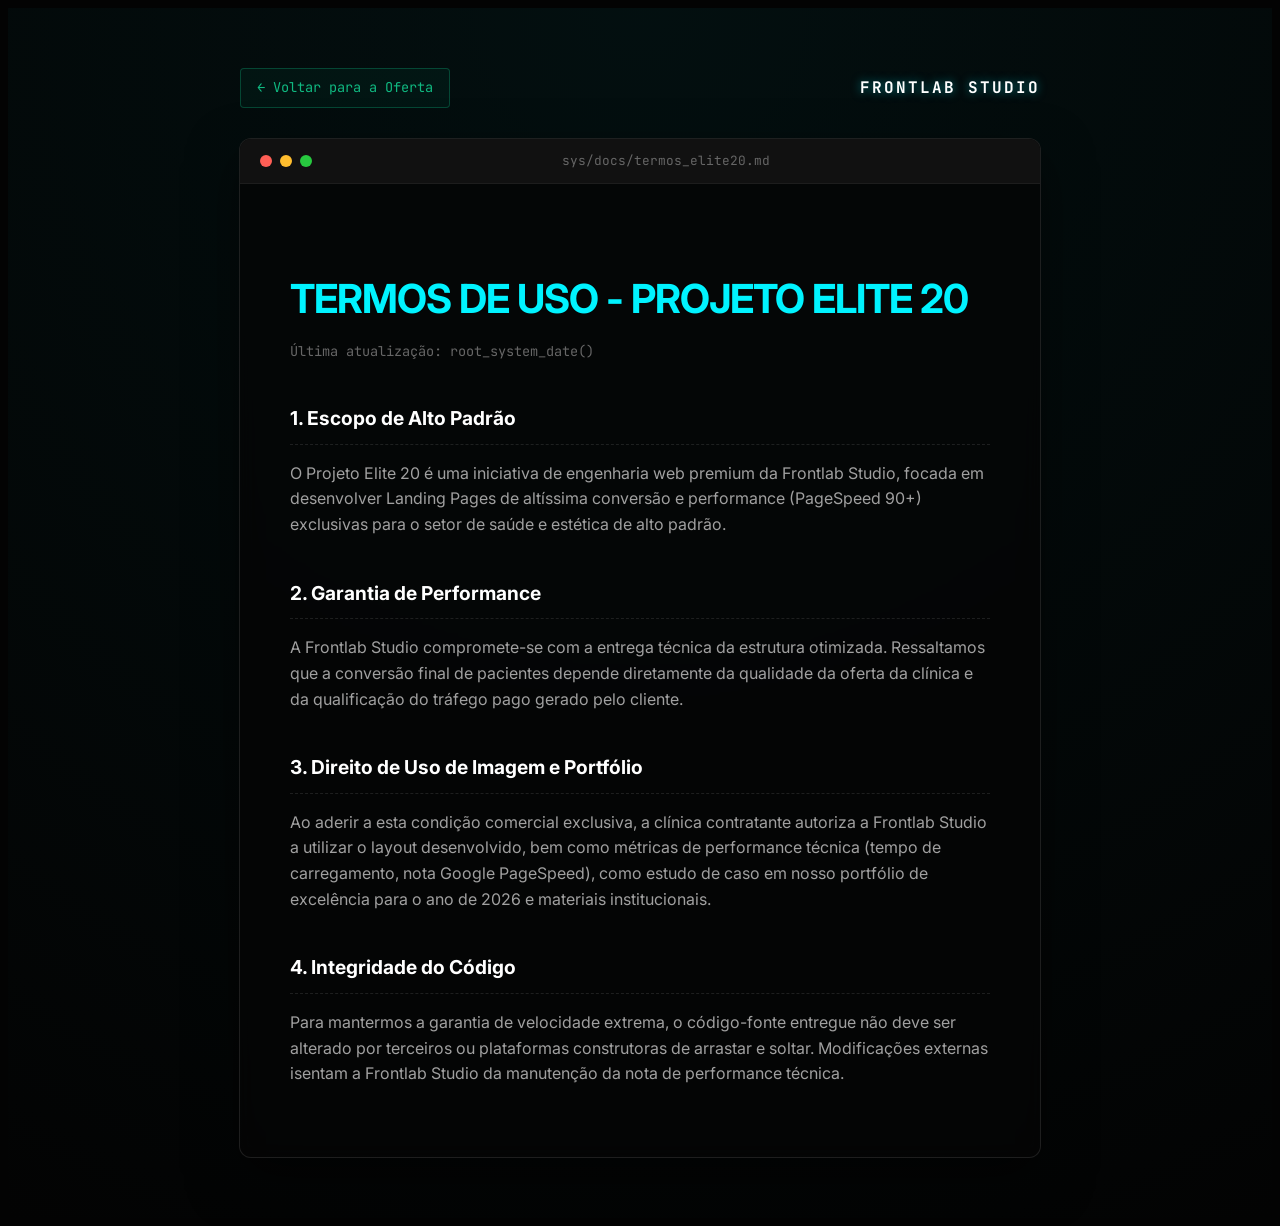
<file: promo-clinicas/termos.html>
<!DOCTYPE html>
<html lang="pt-br">

<head>
    <meta charset="UTF-8">
    <meta name="viewport" content="width=device-width, initial-scale=1.0">
    <title>Termos de Uso - Elite 20 | Frontlab Studio</title>
    <meta name="robots" content="noindex, nofollow">
    <link rel="stylesheet" href="../assets/style/legal.css">
    <link
        href="https://fonts.googleapis.com/css2?family=Inter:wght@400;700&family=JetBrains+Mono:wght@400;700&display=swap"
        rel="stylesheet">
    <link rel="shortcut icon" href="../assets/svg/logo.png" type="image/x-png">
</head>

<body>

    <main class="legal-page-wrapper">

        <header class="legal-header">
            <a href="elite.html" class="btn-cd-back">← Voltar para a Oferta</a>
            <div class="frontlab-logo">FRONTLAB STUDIO</div>
        </header>

        <article class="legal-terminal">
            <div class="terminal-top-bar">
                <div class="term-dots">
                    <span class="dot-r"></span><span class="dot-y"></span><span class="dot-g"></span>
                </div>
                <div class="term-title">sys/docs/termos_elite20.md</div>
            </div>

            <div class="legal-content">
                <h1>Termos de Uso - Projeto Elite 20</h1>
                <span class="last-update">Última atualização: root_system_date()</span>

                <h2>1. Escopo de Alto Padrão</h2>
                <p>O Projeto Elite 20 é uma iniciativa de engenharia web premium da Frontlab Studio, focada em
                    desenvolver Landing Pages de altíssima conversão e performance (PageSpeed 90+) exclusivas para o
                    setor de saúde e estética de alto padrão.</p>

                <h2>2. Garantia de Performance</h2>
                <p>A Frontlab Studio compromete-se com a entrega técnica da estrutura otimizada. Ressaltamos que a
                    conversão final de pacientes depende diretamente da qualidade da oferta da clínica e da qualificação
                    do tráfego pago gerado pelo cliente.</p>

                <h2>3. Direito de Uso de Imagem e Portfólio</h2>
                <p>Ao aderir a esta condição comercial exclusiva, a clínica contratante autoriza a Frontlab Studio a
                    utilizar o layout desenvolvido, bem como métricas de performance técnica (tempo de carregamento,
                    nota Google PageSpeed), como estudo de caso em nosso portfólio de excelência para o ano de 2026 e
                    materiais institucionais.</p>

                <h2>4. Integridade do Código</h2>
                <p>Para mantermos a garantia de velocidade extrema, o código-fonte entregue não deve ser alterado por
                    terceiros ou plataformas construtoras de arrastar e soltar. Modificações externas isentam a Frontlab
                    Studio da manutenção da nota de performance técnica.</p>
            </div>
        </article>
    </main>

</body>

</html>
</file>
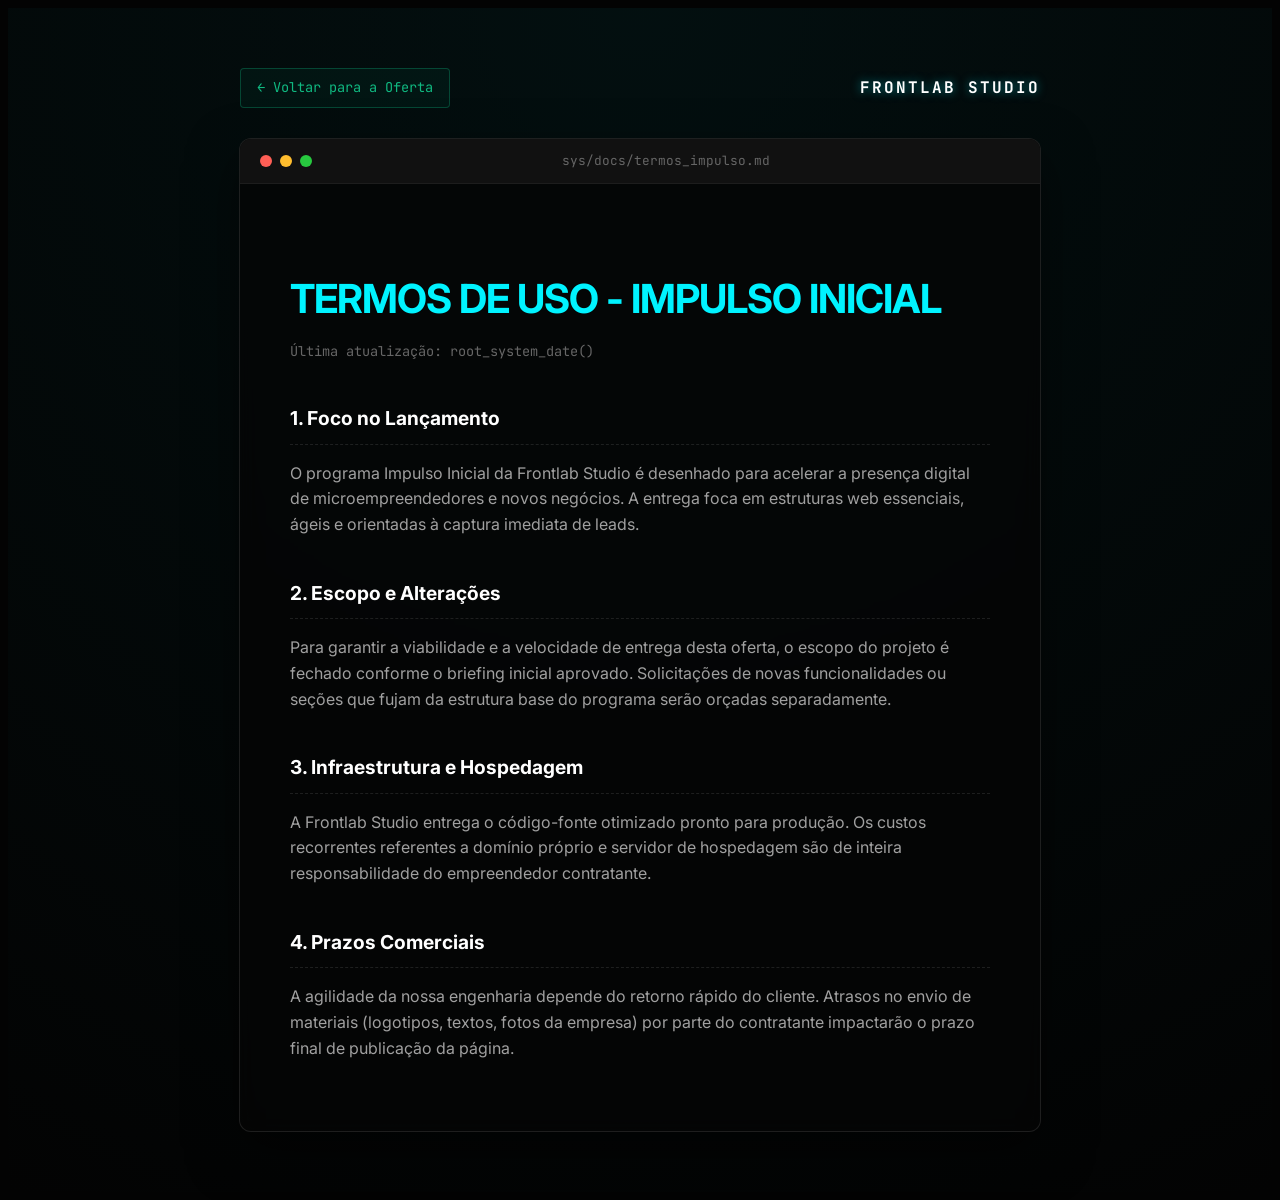
<file: promo-micro-empresas/termos.html>
<!DOCTYPE html>
<html lang="pt-br">

<head>
    <meta charset="UTF-8">
    <meta name="viewport" content="width=device-width, initial-scale=1.0">
    <title>Termos de Uso - Impulso Inicial | Frontlab Studio</title>
    <meta name="robots" content="noindex, nofollow">
    <link rel="stylesheet" href="../assets/style/legal.css">
    <link
        href="https://fonts.googleapis.com/css2?family=Inter:wght@400;700&family=JetBrains+Mono:wght@400;700&display=swap"
        rel="stylesheet">
        <link rel="shortcut icon" href="../assets/svg/logo.png" type="image/x-png">
</head>

<body>

    <main class="legal-page-wrapper">

        <header class="legal-header">
            <a href="impulso.html" class="btn-cd-back">← Voltar para a Oferta</a>
            <div class="frontlab-logo">FRONTLAB STUDIO</div>
        </header>

        <article class="legal-terminal">
            <div class="terminal-top-bar">
                <div class="term-dots">
                    <span class="dot-r"></span><span class="dot-y"></span><span class="dot-g"></span>
                </div>
                <div class="term-title">sys/docs/termos_impulso.md</div>
            </div>

            <div class="legal-content">
                <h1>Termos de Uso - Impulso Inicial</h1>
                <span class="last-update">Última atualização: root_system_date()</span>

                <h2>1. Foco no Lançamento</h2>
                <p>O programa Impulso Inicial da Frontlab Studio é desenhado para acelerar a presença digital de
                    microempreendedores e novos negócios. A entrega foca em estruturas web essenciais, ágeis e
                    orientadas à captura imediata de leads.</p>

                <h2>2. Escopo e Alterações</h2>
                <p>Para garantir a viabilidade e a velocidade de entrega desta oferta, o escopo do projeto é fechado
                    conforme o briefing inicial aprovado. Solicitações de novas funcionalidades ou seções que fujam da
                    estrutura base do programa serão orçadas separadamente.</p>

                <h2>3. Infraestrutura e Hospedagem</h2>
                <p>A Frontlab Studio entrega o código-fonte otimizado pronto para produção. Os custos recorrentes
                    referentes a domínio próprio e servidor de hospedagem são de inteira responsabilidade do
                    empreendedor contratante.</p>

                <h2>4. Prazos Comerciais</h2>
                <p>A agilidade da nossa engenharia depende do retorno rápido do cliente. Atrasos no envio de materiais
                    (logotipos, textos, fotos da empresa) por parte do contratante impactarão o prazo final de
                    publicação da página.</p>
            </div>
        </article>
    </main>

</body>

</html>
</file>
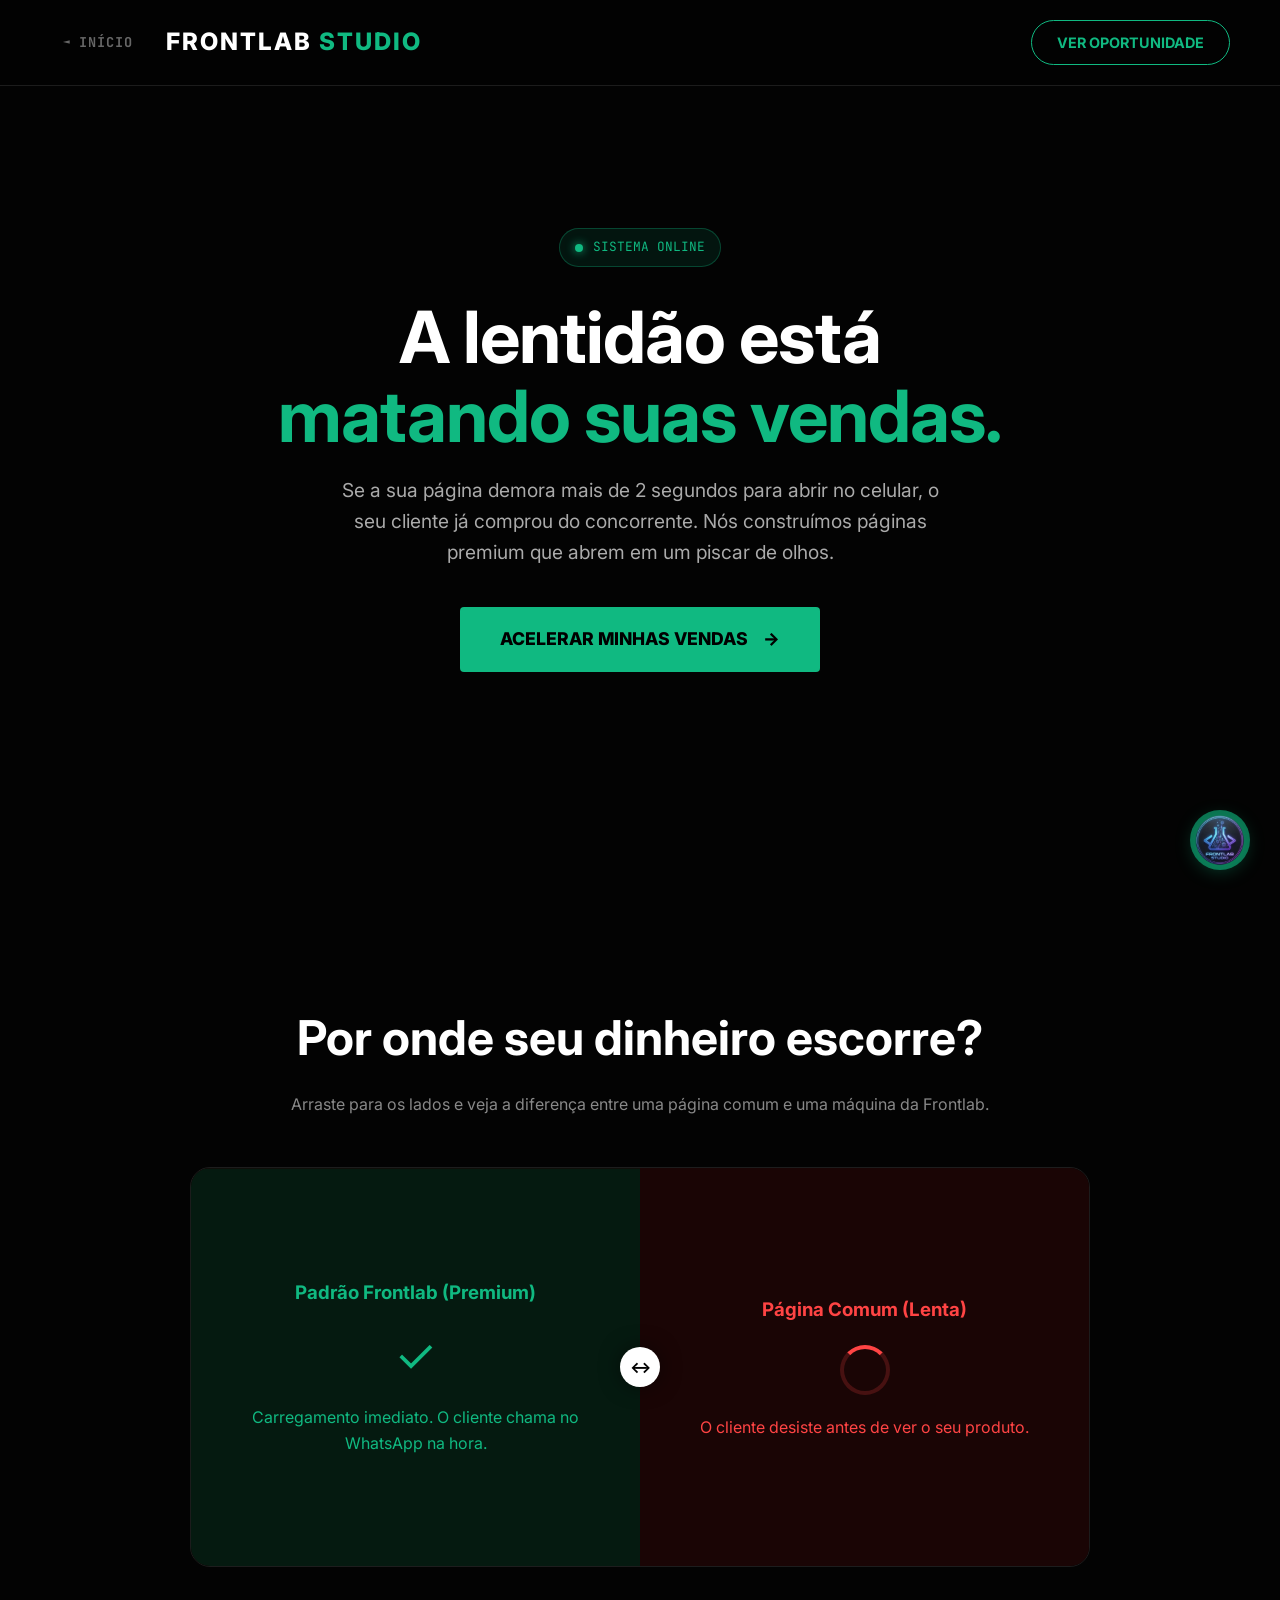
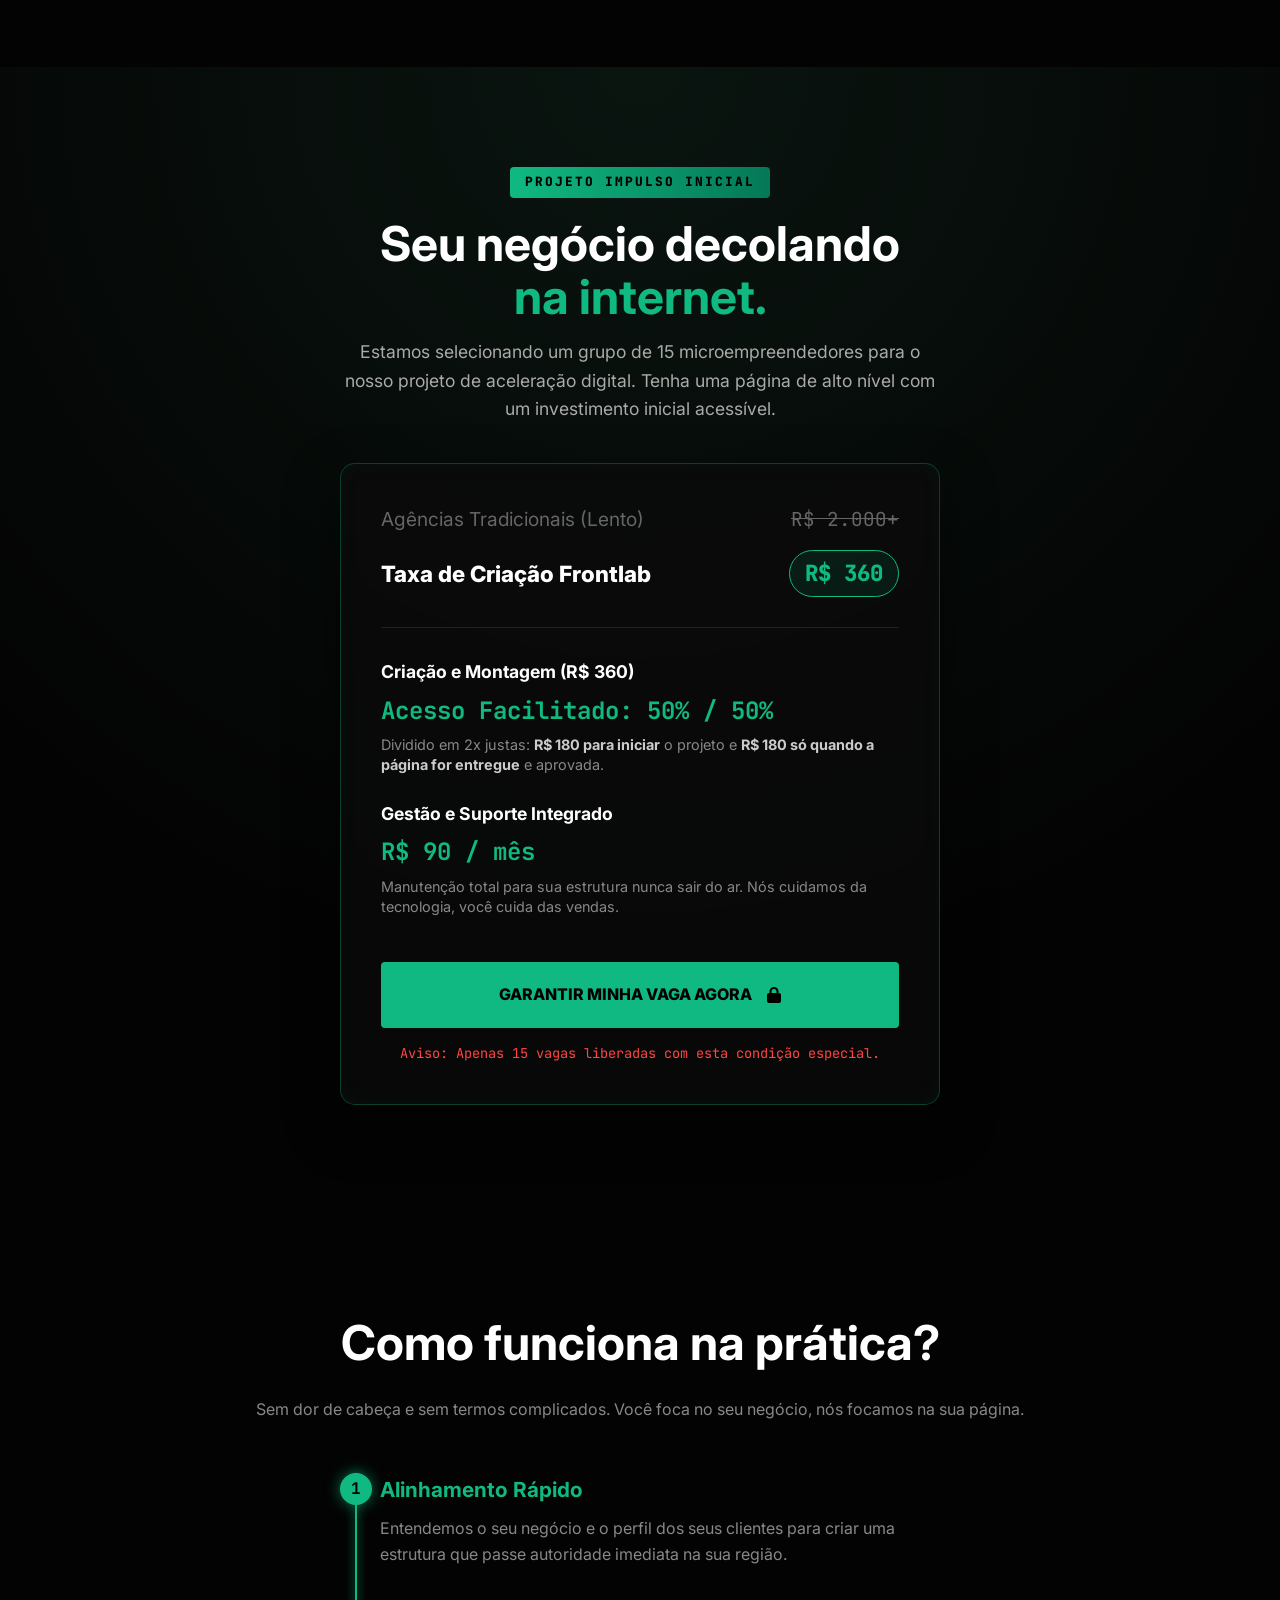
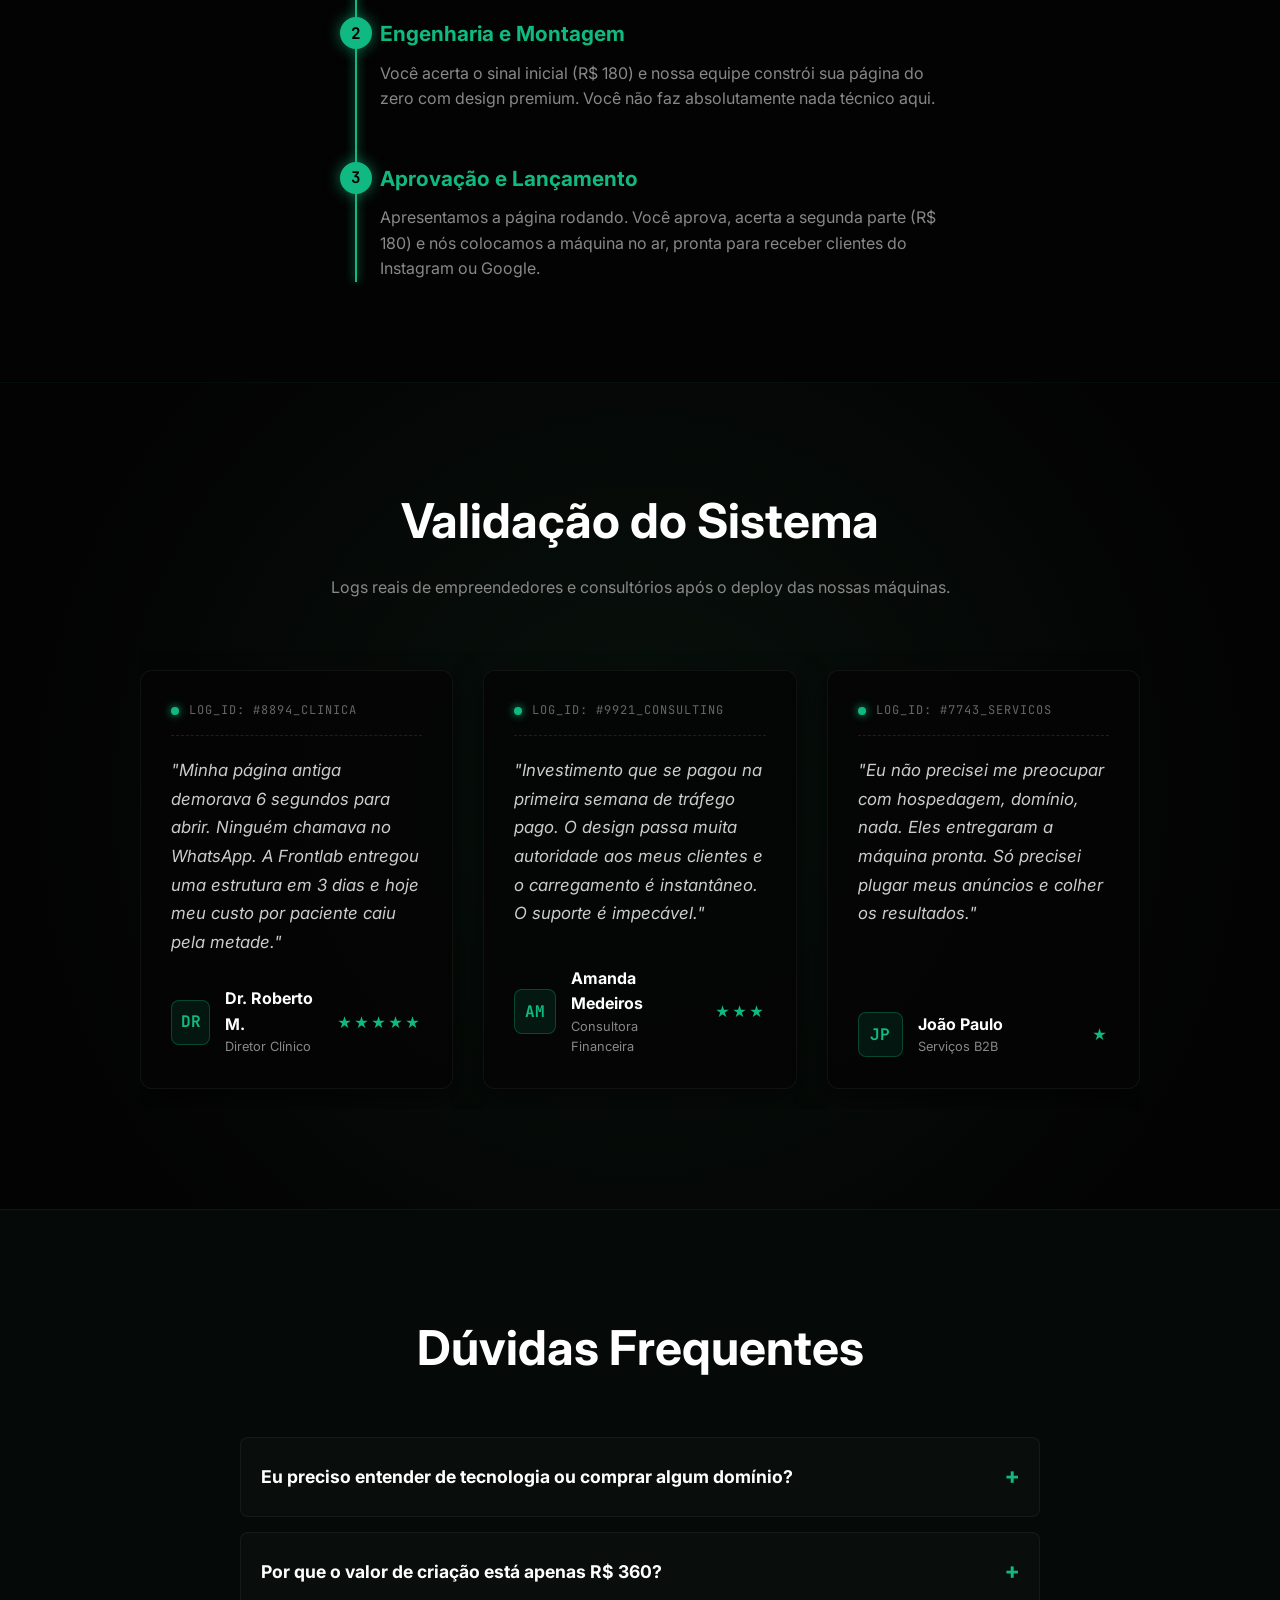
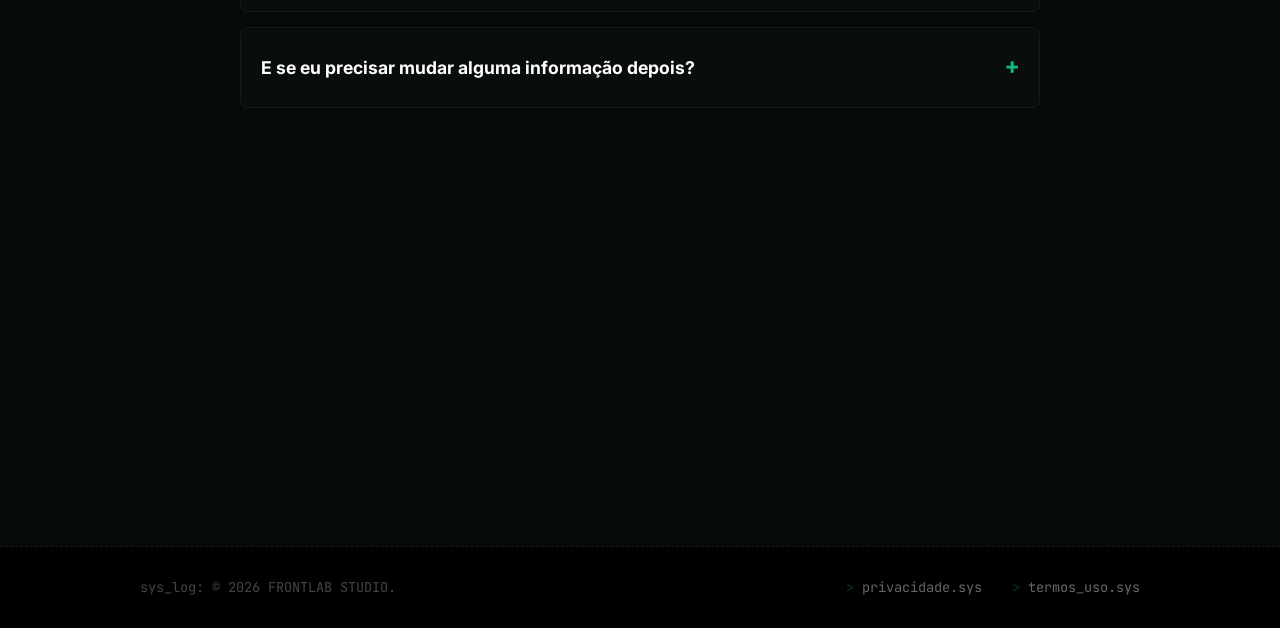
<file: promo-micro/impulso.html>
<!DOCTYPE html>
<html lang="pt-br">

<head>
    <meta charset="UTF-8">
    <meta name="viewport" content="width=device-width, initial-scale=1.0">
    <meta name="description"
        content="Frontlab Studio - Projeto Impulso Inicial. Páginas premium de alta conversão para microempreendedores.">
    <title>FRONTLAB STUDIO | Impulso Inicial</title>

    <link rel="preconnect" href="https://fonts.googleapis.com">
    <link rel="preconnect" href="https://fonts.gstatic.com" crossorigin>
    <link
        href="https://fonts.googleapis.com/css2?family=Inter:wght@400;600;800&family=JetBrains+Mono:wght@400;700&display=swap"
        rel="stylesheet">
    <link rel="stylesheet" href="../assets/style/impulso.css">
    <link rel="stylesheet" href="https://cdnjs.cloudflare.com/ajax/libs/font-awesome/6.0.0/css/all.min.css">
    <link rel="shortcut icon" href="../assets/svg/logo.png" type="image/x-png">
</head>

<body>

    <nav class="glass-nav">
        <div class="nav-left">
            <a href="../bio/bio.html" class="btn-back" title="Retornar ao Hub">
                <span class="back-arrow">◄</span> INÍCIO
            </a>
            <div class="logo">FRONTLAB <span class="highlight-green">STUDIO</span></div>
        </div>
        <a href="#oferta" class="btn-nav">Ver Oportunidade</a>
    </nav>

    <header class="hero-section">
        <div class="hero-content">
            <div class="status-badge"><span class="pulse-dot"></span> SISTEMA ONLINE</div>
            <h1>A lentidão está <br><span class="text-green">matando suas vendas.</span></h1>
            <p>Se a sua página demora mais de 2 segundos para abrir no celular, o seu cliente já comprou do concorrente.
                Nós construímos páginas premium que abrem em um piscar de olhos.</p>
            <a href="https://wa.me/554384137743?text=Fala%20Lucas!%20Quero%20garantir%20minha%20vaga%20no%20Projeto%20Impulso%20Inicial!"
                target="_blank" rel="external nofollow noopener noreferrer" class="btn-hero">ACELERAR MINHAS VENDAS
                <span class="arrow">→</span></a>
        </div>

        <div class="speed-lines"></div>
    </header>

    <section class="raiox-section">
        <div class="section-header">
            <h2>Por onde seu dinheiro escorre?</h2>
            <p>Arraste para os lados e veja a diferença entre uma página comum e uma máquina da Frontlab.</p>
        </div>

        <div class="comparison-slider">
            <div class="bad-side">
                <div class="hole-text bad-hole">
                    <span class="hole-title">O dinheiro escorrendo... 💸</span>
                    <p>A cada 1 segundo de tela branca, um cliente perde a paciência e vai gastar na concorrência.</p>
                </div>

                <div class="content-bad">
                    <h3>Página Comum (Lenta)</h3>
                    <div class="loading-circle"></div>
                    <p>O cliente desiste antes de ver o seu produto.</p>
                </div>
            </div>

            <div class="good-side" id="good-side">
                <div class="content-good">
                    <h3>Padrão Frontlab (Premium)</h3>
                    <div class="check-icon">✓</div>
                    <p>Carregamento imediato. O cliente chama no WhatsApp na hora.</p>
                </div>

                <div class="hole-text good-hole">
                    <span class="hole-title">Vantagem Desleal 🚀</span>
                    <p>Autoridade instantânea. O cliente clica e sua estrutura já está lá, valorizando sua marca antes
                        mesmo do primeiro "Bom dia".</p>
                </div>
            </div>

            <input type="range" min="0" max="100" value="50" id="slider" class="slider-control">
            <div class="slider-button" id="slider-button">↔</div>
        </div>
    </section>

    <section id="oferta" class="oferta-section">
        <div class="oferta-container">
            <div class="badge-elite">PROJETO IMPULSO INICIAL</div>
            <h2>Seu negócio decolando <br><span class="text-green">na internet.</span></h2>
            <p class="oferta-desc">Estamos selecionando um grupo de 15 microempreendedores para o nosso projeto de
                aceleração digital. Tenha uma página de alto nível com um investimento inicial acessível.</p>

            <div class="pricing-card" id="elite-card">
                <div class="price-row crossed">
                    <span>Agências Tradicionais (Lento)</span>
                    <span class="old-price">R$ 2.000+</span>
                </div>
                <div class="price-row highlight">
                    <span>Taxa de Criação Frontlab</span>
                    <span class="free" id="price-value">R$ 360</span>
                </div>

                <hr class="divider">

                <div class="price-details">
                    <div class="detail-item">
                        <span class="detail-title">Criação e Montagem (R$ 360)</span>
                        <span class="detail-value">Acesso Facilitado: 50% / 50%</span>
                        <span class="detail-sub">Dividido em 2x justas: <strong>R$ 180 para iniciar</strong> o projeto e
                            <strong>R$ 180 só quando a página for entregue</strong> e aprovada.</span>
                    </div>
                    <div class="detail-item">
                        <span class="detail-title">Gestão e Suporte Integrado</span>
                        <span class="detail-value">R$ 90 / mês</span>
                        <span class="detail-sub">Manutenção total para sua estrutura nunca sair do ar. Nós cuidamos da
                            tecnologia, você cuida das vendas.</span>
                    </div>
                </div>

                <a href="https://wa.me/554384137743?text=Fala%20Lucas!%20Quero%20aproveitar%20a%20oportunidade%20do%20Projeto%20Impulso%20Inicial%20e%20garantir%20minha%20p%C3%A1gina%20premium!"
                   target="_blank" rel="external nofollow noopener noreferrer" class="btn-hero btn-full">
                    GARANTIR MINHA VAGA AGORA <i class="fa-solid fa-lock"></i>
                </a>
                <p class="scarcity-text">Aviso: Apenas 15 vagas liberadas com esta condição especial.</p>
            </div>
        </div>
    </section>

    <section class="process-section">
        <div class="section-header">
            <h2>Como funciona na prática?</h2>
            <p>Sem dor de cabeça e sem termos complicados. Você foca no seu negócio, nós focamos na sua página.</p>
        </div>

        <div class="timeline">
            <div class="timeline-progress" id="timeline-progress"></div>

            <div class="timeline-step">
                <div class="step-dot">1</div>
                <div class="step-content">
                    <h3>Alinhamento Rápido</h3>
                    <p>Entendemos o seu negócio e o perfil dos seus clientes para criar uma estrutura que passe
                        autoridade imediata na sua região.</p>
                </div>
            </div>
            <div class="timeline-step">
                <div class="step-dot">2</div>
                <div class="step-content">
                    <h3>Engenharia e Montagem</h3>
                    <p>Você acerta o sinal inicial (R$ 180) e nossa equipe constrói sua página do zero com design
                        premium. Você não faz absolutamente nada técnico aqui.</p>
                </div>
            </div>
            <div class="timeline-step">
                <div class="step-dot">3</div>
                <div class="step-content">
                    <h3>Aprovação e Lançamento</h3>
                    <p>Apresentamos a página rodando. Você aprova, acerta a segunda parte (R$ 180) e nós colocamos a
                        máquina no ar, pronta para receber clientes do Instagram ou Google.</p>
                </div>
            </div>
        </div>
    </section>
    <section class="feedback-section" id="feedback-module">
        <div class="section-header">
            <h2>Validação do Sistema</h2>
            <p>Logs reais de empreendedores e consultórios após o deploy das nossas máquinas.</p>
        </div>

        <div class="feedback-container">
            <div class="feedback-track" id="feedback-track">

                <div class="feedback-card">
                    <div class="card-sys-header">
                        <span class="sys-dot online"></span>
                        <span class="sys-log-id">LOG_ID: #8894_CLINICA</span>
                    </div>
                    <p class="feedback-text">"Minha página antiga demorava 6 segundos para abrir. Ninguém chamava no
                        WhatsApp. A Frontlab entregou uma estrutura em 3 dias e hoje meu custo por paciente caiu pela
                        metade."</p>
                    <div class="feedback-author">
                        <div class="author-avatar">DR</div>
                        <div class="author-info">
                            <strong>Dr. Roberto M.</strong>
                            <span>Diretor Clínico</span>
                        </div>
                        <div class="rating js-rating" data-rating="★★★★★"></div>
                    </div>
                </div>

                <div class="feedback-card">
                    <div class="card-sys-header">
                        <span class="sys-dot online"></span>
                        <span class="sys-log-id">LOG_ID: #9921_CONSULTING</span>
                    </div>
                    <p class="feedback-text">"Investimento que se pagou na primeira semana de tráfego pago. O design
                        passa muita autoridade aos meus clientes e o carregamento é instantâneo. O suporte é impecável."
                    </p>
                    <div class="feedback-author">
                        <div class="author-avatar">AM</div>
                        <div class="author-info">
                            <strong>Amanda Medeiros</strong>
                            <span>Consultora Financeira</span>
                        </div>
                        <div class="rating js-rating" data-rating="★★★★★"></div>
                    </div>
                </div>

                <div class="feedback-card">
                    <div class="card-sys-header">
                        <span class="sys-dot online"></span>
                        <span class="sys-log-id">LOG_ID: #7743_SERVICOS</span>
                    </div>
                    <p class="feedback-text">"Eu não precisei me preocupar com hospedagem, domínio, nada. Eles
                        entregaram a máquina pronta. Só precisei plugar meus anúncios e colher os resultados."</p>
                    <div class="feedback-author">
                        <div class="author-avatar">JP</div>
                        <div class="author-info">
                            <strong>João Paulo</strong>
                            <span>Serviços B2B</span>
                        </div>
                        <div class="rating js-rating" data-rating="★★★★★"></div>
                    </div>
                </div>

            </div>

            <div class="scroll-indicator">
                <span class="swipe-icon">↔</span> Deslize para escanear mais logs
            </div>
        </div>
    </section>

    <section class="faq-section" id="faq-module">
        <div class="section-header">
            <h2>Dúvidas Frequentes</h2>
        </div>

        <div class="faq-container">
            <details class="faq-item faq-anim">
                <summary>Eu preciso entender de tecnologia ou comprar algum domínio?</summary>
                <p>De forma alguma. Nós cuidamos de 100% da infraestrutura técnica. O seu único papel é fechar negócios
                    com os clientes que vão chegar pelo WhatsApp.</p>
            </details>
            <details class="faq-item faq-anim">
                <summary>Por que o valor de criação está apenas R$ 360?</summary>
                <p>Porque desenvolvemos este projeto focados em apoiar microempreendedores que precisam de presença
                    digital profissional, mas não podem investir em uma agência tradicional agora. Queremos construir
                    uma parceria duradoura e crescer junto com você.</p>
            </details>
            <details class="faq-item faq-anim">
                <summary>E se eu precisar mudar alguma informação depois?</summary>
                <p>Nós não te abandonamos. O valor fixo de R$ 90 mensais já inclui todo o nosso suporte, manutenção e
                    pequenas atualizações para sua página nunca ficar desatualizada ou sair do ar.</p>
            </details>
        </div>

        <div class="cta-final faq-anim">
            <h2>Pronto para elevar o nível das suas vendas?</h2>
            <p>As 15 vagas de criação do projeto estão esgotando.</p>
            <a href="https://wa.me/554384137743?text=Fala%20Lucas!%20Quero%20garantir%20minha%20vaga%20no%20Projeto%20Impulso%20Inicial!"
               target="_blank" rel="external nofollow noopener noreferrer" class="btn-hero pulse-btn">
                FALAR COM O LUCAS AGORA <i class="fa-brands fa-whatsapp"></i>
            </a>
        </div>
    </section>

    <footer class="cyber-footer">
        <div class="footer-content">
            <p class="sys-copyright">sys_log: © 2026 FRONTLAB STUDIO.</p>

            <div class="legal-links">
                <a href="../legal/privacidade.html?origem=micro" class="legal-cmd">
                    <span class="prompt-arrow">></span> privacidade.sys
                </a>
                <a href="termos.html" class="legal-cmd">
                    <span class="prompt-arrow">></span> termos_uso.sys
                </a>
            </div>
        </div>
    </footer>
    <a href="https://wa.me/554384137743?text=Fala%20Lucas!%20Quero%20aproveitar%20a%20oportunidade%20do%20Projeto%20Impulso%20Inicial."
        target="_blank" rel="external nofollow noopener noreferrer" class="floating-wpp" aria-label="Falar com a Frontlab no WhatsApp">
        <div class="wpp-glow"></div>
        <img src="../assets/svg/logo-trasparente.png" alt="WhatsApp Frontlab" loading="lazy" width="60" height="60">
    </a>

    <dialog id="cookie-terminal" class="cookie-dialog">
        <div class="cookie-header">
            <span class="sys-title">sys_auth_required</span>
        </div>
        <div class="cookie-body">
            <p class="cookie-msg">
                <span class="prompt-green">root@frontlab:~$</span> Escaneando ambiente... <br>
                Para injetar a melhor experiência e rastrear métricas de conversão extrema, utilizamos cookies. Leia as
                nossas <a href="termos.html" class="cookie-link">Termos de Uso</a>.
            </p>
            <div class="cookie-actions">
                <button id="btn-accept-cookies" class="btn-terminal btn-accept">[ INJETAR_COOKIES ]</button>
                <button id="btn-reject-cookies" class="btn-terminal btn-reject">[ RECUSAR ]</button>
            </div>
        </div>
    </dialog>

    <script src="../assets/script/impulso.js"></script>
</body>

</html>
</file>
<file: assets/style/style.css>
@charset "UTF-8";

:root {
    --bg-color: #030303;
    --text-color: #ffffff;
    --primary-b2b: #00f3ff;
    --primary-b2c: #10B981;
    --glass: rgba(255, 255, 255, 0.03);
    --fonte-padrao: 'Inter', sans-serif;
    --fonte-tech: 'JetBrains Mono', monospace;
}

*,
*::before,
*::after {
    margin: 0;
    padding: 0;
    box-sizing: border-box;
}

html {
    scroll-behavior: smooth;
    overflow-x: hidden;
    text-rendering: optimizeLegibility;
    touch-action: manipulation;
}

body {
    min-height: 100dvh;
    width: 100vw;
    max-width: 100%;
    overflow-x: hidden;
    background-color: var(--bg-color);
    color: var(--text-color);
    font-family: var(--fonte-padrao);
    line-height: 1.6;
    position: relative;
    -webkit-font-smoothing: antialiased;
}

h1,
h2,
h3,
h4,
h5,
h6 {
    text-wrap: balance;
}

img,
picture,
svg,
video {
    max-width: 100%;
    display: block;
    height: auto;
}

a {
    text-decoration: none;
    color: inherit;
    transition: 0.3s ease;
}

button {
    cursor: pointer;
    border: none;
    background: none;
    font-family: inherit;
}

@media (prefers-reduced-motion: reduce) {

    *,
    *::before,
    *::after {
        animation-duration: 0.01ms !important;
        animation-iteration-count: 1 !important;
        transition-duration: 0.01ms !important;
        scroll-behavior: auto !important;
    }
}

/* --- INTRO ANIMATION --- */
.intro-container {
    position: fixed;
    top: 0;
    left: 0;
    width: 100%;
    height: 100%;
    background: #000;
    display: flex;
    flex-direction: column;
    justify-content: center;
    align-items: center;
    z-index: 9999;
    transition: opacity 1s cubic-bezier(0.77, 0, 0.175, 1);
}

.glitch-text {
    font-family: var(--fonte-tech);
    font-size: clamp(2rem, 5vw, 5rem);
    position: relative;
    color: white;
    letter-spacing: 5px;
}

.glitch-text::before,
.glitch-text::after {
    content: attr(data-text);
    position: absolute;
    top: 0;
    left: 0;
    width: 100%;
    height: 100%;
    background: #000;
}

.glitch-text::before {
    left: 2px;
    text-shadow: -2px 0 var(--primary-b2b);
    animation: glitch-anim-1 2s infinite linear alternate-reverse;
}

.glitch-text::after {
    left: -2px;
    text-shadow: -2px 0 var(--primary-b2c);
    animation: glitch-anim-2 3s infinite linear alternate-reverse;
}

.progress-bar {
    width: 200px;
    height: 2px;
    background: rgba(255, 255, 255, 0.1);
    margin-top: 30px;
    overflow: hidden;
}

.progress-fill {
    width: 0%;
    height: 100%;
    background: #fff;
    animation: load 2s cubic-bezier(0.77, 0, 0.175, 1) forwards;
}

@keyframes load {
    100% {
        width: 100%;
    }
}

@keyframes glitch-anim-1 {
    0% {
        clip-path: inset(20% 0 80% 0);
    }

    20% {
        clip-path: inset(60% 0 10% 0);
    }

    40% {
        clip-path: inset(40% 0 50% 0);
    }

    60% {
        clip-path: inset(80% 0 5% 0);
    }

    80% {
        clip-path: inset(10% 0 70% 0);
    }

    100% {
        clip-path: inset(30% 0 20% 0);
    }
}

@keyframes glitch-anim-2 {
    0% {
        clip-path: inset(10% 0 60% 0);
    }

    20% {
        clip-path: inset(30% 0 20% 0);
    }

    40% {
        clip-path: inset(70% 0 10% 0);
    }

    60% {
        clip-path: inset(20% 0 50% 0);
    }

    80% {
        clip-path: inset(90% 0 5% 0);
    }

    100% {
        clip-path: inset(50% 0 30% 0);
    }
}

/* --- THE HUB (DESKTOP) --- */
#tech-bg {
    position: fixed;
    top: 0;
    left: 0;
    width: 100%;
    height: 100%;
    z-index: -1;
}

.hub-hidden {
    opacity: 0;
    transform: scale(1.05);
}

#hub-main {
    width: 100%;
    height: 100vh;
    height: 100dvh;
    transition: all 1.5s cubic-bezier(0.19, 1, 0.22, 1);
}

.split-container {
    display: flex;
    width: 100%;
    height: 100%;
}

.portal {
    flex: 1;
    position: relative;
    display: flex;
    align-items: center;
    justify-content: center;
    text-decoration: none;
    color: white;
    overflow: hidden;
    transition: flex 0.8s cubic-bezier(0.25, 1, 0.5, 1);
    border-right: 1px solid rgba(255, 255, 255, 0.05);
}

.portal:last-child {
    border: none;
}

.portal-content {
    position: relative;
    z-index: 2;
    max-width: 400px;
    padding: clamp(20px, 5vw, 40px);
    text-align: left;
    transform: translateY(20px);
    opacity: 0.8;
    transition: all 0.5s ease;
}

.portal:hover {
    flex: 1.5;
}

.portal:hover .portal-content {
    transform: translateY(0);
    opacity: 1;
}

.badge {
    font-family: var(--fonte-tech);
    font-size: 0.7rem;
    padding: 5px 12px;
    border-radius: 50px;
    letter-spacing: 2px;
    display: inline-block;
    margin-bottom: 20px;
}

.tech-badge {
    border: 1px solid var(--primary-b2b);
    color: var(--primary-b2b);
}

.biz-badge {
    border: 1px solid var(--primary-b2c);
    color: var(--primary-b2c);
}

.portal h2 {
    font-size: 3rem;
    margin-bottom: 15px;
    line-height: 1.1;
}

.portal p {
    font-size: 1.1rem;
    color: #888;
    margin-bottom: 30px;
}

.btn-ghost {
    font-family: var(--fonte-tech);
    font-size: 0.9rem;
    text-transform: uppercase;
    display: inline-flex;
    align-items: center;
    gap: 10px;
}

.btn-ghost .arrow {
    transition: transform 0.3s ease;
}

.portal:hover .btn-ghost .arrow {
    transform: translateX(10px);
}

.overlay-glow {
    position: absolute;
    top: 0;
    left: 0;
    width: 100%;
    height: 100%;
    opacity: 0;
    transition: opacity 0.8s ease;
    z-index: 1;
}

.glow-blue {
    background: radial-gradient(circle at center, rgba(0, 243, 255, 0.1) 0%, transparent 70%);
}

.glow-green {
    background: radial-gradient(circle at center, rgba(16, 185, 129, 0.1) 0%, transparent 70%);
}

.portal:hover .overlay-glow {
    opacity: 1;
}

/* --- TRANSIÇÕES DE ROTA (Efeito Espelho) --- */
.transition-overlay {
    position: fixed;
    top: 0;
    left: 0;
    width: 100vw;
    height: 100vh;
    height: 100dvh;
    pointer-events: none;
    z-index: 99999;
    overflow: hidden;
}

.neural-slice {
    position: absolute;
    width: 130%;
    height: 10vh;
    will-change: transform, left, right;
}

.slice-left {
    left: -150%;
    transform: skewX(-45deg);
    background: var(--primary-b2b);
    box-shadow: 0 0 20px var(--primary-b2b);
    transition: left 0.8s cubic-bezier(0.8, 0, 0.2, 1);
}

.slice-right {
    right: -150%;
    transform: skewX(45deg);
    background: var(--primary-b2c);
    box-shadow: 0 0 20px var(--primary-b2c);
    transition: right 0.8s cubic-bezier(0.8, 0, 0.2, 1);
}

@media (width <=1024px) {
    .split-container {
        flex-direction: column;
    }

    .portal {
        border-right: none;
        border-bottom: 1px solid rgba(255, 255, 255, 0.05);
    }

    .portal:hover {
        flex: 1;
    }

    .portal h2 {
        font-size: clamp(2rem, 5vw, 2.5rem);
    }
}

@media (width <=768px) {
    .intro-container {
        padding: 0 20px;
        text-align: center;
    }

    .glitch-text {
        font-size: 2.2rem;
        white-space: normal;
        line-height: 1.2;
    }

    .portal-content {
        text-align: center;
        transform: none;
        opacity: 1;
        display: flex;
        flex-direction: column;
        align-items: center;
    }

    .portal p {
        font-size: 1rem;
        margin-bottom: 25px;
    }

    .overlay-glow {
        display: none;
    }
}

@media (width <=360px) {
    .portal-content {
        padding: 15px;
    }

    .portal h2 {
        font-size: 1.8rem;
    }
}

/* --- SEÇÃO 2: MANIFESTO (DESKTOP) --- */
.manifesto-section {
    position: relative;
    width: 100%;
    min-height: 100vh;
    background-color: var(--bg-color);
    display: flex;
    flex-direction: column;
    justify-content: center;
    overflow: hidden;
    padding: 100px 0;
    z-index: 10;
}

.kinetic-container {
    width: 100vw;
    max-width: 100%;
    display: flex;
    flex-direction: column;
    gap: 15px;
    margin-bottom: 80px;
}

.k-line {
    width: 100%;
    display: flex;
    justify-content: center;
    white-space: nowrap;
}

.k-text {
    font-size: clamp(2rem, 5vw, 7rem);
    font-weight: 900;
    text-transform: uppercase;
    line-height: 1;
    color: var(--text-color);
    letter-spacing: -2px;
    will-change: transform;
}

.outline-text {
    color: transparent;
    -webkit-text-stroke: 2px rgba(255, 255, 255, 0.4);
}

.manifesto-core {
    max-width: 1200px;
    margin: 0 auto;
    padding: 0 20px;
    width: 100%;
}

.terminal-box {
    display: flex;
    align-items: flex-start;
    gap: 20px;
    font-family: var(--fonte-tech);
    font-size: clamp(2rem, 5vw, 4.5rem);
    color: #10B981;
    line-height: 1.2;
    font-weight: 700;
}

.prompt-icon {
    color: #fff;
    opacity: 0.5;
    margin-top: 5px;
}

.cursor-blink {
    display: inline-block;
    width: 0.5em;
    height: 1.1em;
    background-color: #10B981;
    vertical-align: middle;
    margin-left: 10px;
    animation: blink 1s step-end infinite;
}

@keyframes blink {

    0%,
    100% {
        opacity: 1;
    }

    50% {
        opacity: 0;
    }
}


@media (width <=1024px) {
    .manifesto-section {
        padding: 80px 0;
    }
}

@media (width <=768px) {
    .kinetic-container {
        gap: 5px;
        margin-bottom: 40px;
    }

    .k-line {
        white-space: normal;
    }

    .k-text {
        font-size: clamp(2rem, 8vw, 3rem);
        white-space: normal;
        text-align: center;
        letter-spacing: 0;
        transform: none !important;
    }

    .terminal-box {
        font-size: clamp(1.5rem, 6vw, 2.5rem);
        align-items: center;
        text-align: center;
        flex-direction: column;
        gap: 10px;
    }

    .prompt-icon {
        display: none;
    }
}

@media (width <=360px) {
    .k-text {
        font-size: 1.8rem;
    }

    .terminal-box {
        font-size: 1.3rem;
    }
}

/* --- SEÇÃO 3: SALA DAS MÁQUINAS (DESKTOP) --- */
.machine-section {
    min-height: 100vh;
    display: flex;
    flex-direction: column;
    align-items: center;
    justify-content: center;
    padding: 100px 20px;
    position: relative;
    z-index: 10;
    background: radial-gradient(circle at center, #0a0a0a 0%, var(--bg-color) 70%);
}

.machine-header {
    text-align: center;
    margin-bottom: 80px;
}

.machine-header h2 {
    font-size: clamp(2rem, 5vw, 4rem);
    color: #fff;
    margin-bottom: 10px;
    text-transform: uppercase;
    letter-spacing: 2px;
}

.machine-header p {
    color: #888;
    font-family: var(--fonte-tech);
    font-size: clamp(0.9rem, 2vw, 1.2rem);
}

.core-container {
    position: relative;
    width: clamp(280px, 40vw, 400px);
    height: clamp(280px, 40vw, 400px);
    display: flex;
    align-items: center;
    justify-content: center;
    border-radius: 50%;
    cursor: crosshair;
    transition: transform 0.5s cubic-bezier(0.175, 0.885, 0.32, 1.275);
}

.core-container:hover {
    transform: scale(1.05);
}

.core-container::before {
    content: '';
    position: absolute;
    width: 100%;
    height: 100%;
    border-radius: 50%;
    border: 2px dashed rgba(255, 255, 255, 0.1);
    border-top: 2px solid var(--primary-b2b);
    border-bottom: 2px solid var(--primary-b2c);
    animation: spin-core 10s linear infinite;
    transition: all 0.5s ease;
}

.core-container:hover::before {
    border: 2px solid var(--primary-b2b);
    animation: spin-core 3s linear infinite;
}

.speed-hologram {
    position: relative;
    width: 80%;
    height: 80%;
    background: rgba(0, 0, 0, 0.6);
    border-radius: 50%;
    display: flex;
    align-items: center;
    justify-content: center;
    flex-direction: column;
    box-shadow: 0 0 60px rgba(16, 185, 129, 0.15);
    overflow: hidden;
    border: 1px solid rgba(255, 255, 255, 0.05);
    backdrop-filter: blur(10px);
    transition: all 0.5s ease;
}

.score-circle {
    text-align: center;
    transition: opacity 0.3s ease, transform 0.3s ease;
}

.score-value {
    font-family: var(--fonte-tech);
    font-size: clamp(4rem, 8vw, 7rem);
    font-weight: 700;
    color: #10B981;
    line-height: 1;
    text-shadow: 0 0 30px rgba(16, 185, 129, 0.4);
}

.score-label {
    font-size: 1rem;
    color: #fff;
    letter-spacing: 5px;
    margin-top: 5px;
}

.xray-code {
    position: absolute;
    top: 0;
    left: 0;
    width: 100%;
    height: 100%;
    background: rgba(0, 243, 255, 0.05);
    display: flex;
    align-items: center;
    justify-content: center;
    opacity: 0;
    transform: scale(1.2);
    transition: all 0.4s ease;
    font-family: var(--fonte-tech);
    color: var(--primary-b2b);
    font-size: clamp(0.7rem, 1.5vw, 1rem);
    text-align: left;
}

.core-container:hover .score-circle {
    opacity: 0;
    transform: scale(0.8);
}

.core-container:hover .xray-code {
    opacity: 1;
    transform: scale(1);
}

.core-container:hover .speed-hologram {
    box-shadow: 0 0 80px rgba(0, 243, 255, 0.3);
    border-color: rgba(0, 243, 255, 0.3);
}

.xray-code::after {
    content: '';
    position: absolute;
    top: -50%;
    left: 0;
    width: 100%;
    height: 20%;
    background: linear-gradient(to bottom, transparent, rgba(0, 243, 255, 0.6), transparent);
    animation: scanline 2.5s linear infinite;
    pointer-events: none;
}

@keyframes spin-core {
    100% {
        transform: rotate(360deg);
    }
}

@keyframes scanline {
    0% {
        top: -20%;
    }

    100% {
        top: 120%;
    }
}

@media (width <=1024px) {
    .machine-header {
        margin-bottom: 60px;
    }
}

@media (width <=768px) {
    .machine-section {
        padding: 60px 20px;
    }

    .core-container {
        width: 300px;
        height: 300px;
    }

    .core-container:hover {
        transform: none;
    }

    .xray-code {
        padding: 20px;
    }

    .xray-code pre {
        white-space: pre-wrap;
        word-wrap: break-word;
    }
}

@media (width <=360px) {
    .core-container {
        width: 260px;
        height: 260px;
    }

    .score-value {
        font-size: 3.5rem;
    }

    .xray-code {
        font-size: 0.65rem;
    }
}

/* --- SEÇÃO 4: O ARQUITETO (DESKTOP) --- */
.architect-section {
    min-height: 100vh;
    display: flex;
    align-items: center;
    justify-content: center;
    padding: 100px 20px;
    background-color: var(--bg-color);
    position: relative;
    z-index: 10;
}

.architect-container {
    perspective: 1000px;
    width: 100%;
    max-width: 800px;
}

.tilt-card {
    position: relative;
    background: rgba(10, 10, 10, 0.8);
    border: 1px solid rgba(255, 255, 255, 0.05);
    border-radius: 20px;
    padding: 60px;
    overflow: hidden;
    backdrop-filter: blur(20px);
    transition: transform 0.5s cubic-bezier(0.25, 1, 0.5, 1), box-shadow 0.5s ease;
    transform-style: preserve-3d;
}

.spotlight-overlay {
    position: absolute;
    top: 0;
    left: 0;
    right: 0;
    bottom: 0;
    pointer-events: none;
    z-index: 1;
    background: radial-gradient(800px circle at var(--mouse-x, 50%) var(--mouse-y, 50%),
            rgba(255, 255, 255, 0.06),
            transparent 40%);
    opacity: 0;
    transition: opacity 0.5s ease;
}

.tilt-card:hover .spotlight-overlay {
    opacity: 1;
}

.tilt-card:hover {
    box-shadow: 0 30px 60px rgba(0, 0, 0, 0.8), 0 0 40px rgba(0, 243, 255, 0.1);
    border-color: rgba(255, 255, 255, 0.1);
}

.card-content {
    position: relative;
    z-index: 2;
    transform: translateZ(30px);
}

.tech-badge-small {
    font-family: var(--fonte-tech);
    font-size: 0.75rem;
    color: var(--primary-b2b);
    border: 1px solid rgba(0, 243, 255, 0.3);
    padding: 4px 10px;
    border-radius: 4px;
    letter-spacing: 1px;
    margin-bottom: 20px;
    display: inline-block;
}

.architect-title {
    font-size: clamp(2.5rem, 5vw, 4rem);
    line-height: 1.1;
    margin-bottom: 30px;
    color: #fff;
    letter-spacing: -1px;
}

.highlight-blue {
    background: linear-gradient(90deg, #fff, var(--primary-b2b));
    -webkit-background-clip: text;
    -webkit-text-fill-color: transparent;
}

.architect-bio {
    font-size: clamp(1rem, 2vw, 1.2rem);
    color: #aaa;
    line-height: 1.8;
    margin-bottom: 40px;
    max-width: 600px;
}

.architect-bio strong {
    color: #fff;
}

.founder-signature {
    display: flex;
    align-items: center;
    gap: 15px;
    border-top: 1px solid rgba(255, 255, 255, 0.05);
    padding-top: 30px;
}

.avatar-placeholder {
    width: 50px;
    height: 50px;
    border-radius: 50%;
    background: linear-gradient(45deg, var(--bg-color), #1a1a1a);
    border: 1px solid rgba(255, 255, 255, 0.1);
    display: flex;
    align-items: center;
    justify-content: center;
    color: var(--primary-b2b);
    font-size: 1.2rem;
}

.signature-info {
    display: flex;
    flex-direction: column;
}

.signature-info strong {
    color: #fff;
    font-size: 1.1rem;
    letter-spacing: 1px;
}

.signature-info span {
    font-family: var(--fonte-tech);
    color: #666;
    font-size: 0.8rem;
}

@media (width <=1024px) {
    .tilt-card {
        padding: 40px;
    }
}


@media (width <=768px) {
    .architect-section {
        padding: 60px 20px;
    }

    .tilt-card {
        padding: 40px 20px;
        transform: none !important;
        transition: none;
    }

    .tilt-card:hover {
        box-shadow: none;
        border-color: rgba(255, 255, 255, 0.05);
    }

    .card-content {
        transform: none !important;
        display: flex;
        flex-direction: column;
        align-items: center;
        text-align: center;
    }

    .architect-title {
        font-size: 2rem;
        text-align: center;
    }

    .architect-bio {
        font-size: 1rem;
        text-align: center;
        line-height: 1.6;
    }

    .founder-signature {
        flex-direction: column;
        text-align: center;
        gap: 10px;
        width: 100%;
    }
}

@media (width <=360px) {
    .architect-title {
        font-size: 1.8rem;
    }

    .tilt-card {
        padding: 30px 15px;
    }
}

/* --- SEÇÃO 5: O TERMINAL FINAL (FOOTER - DESKTOP) --- */
.terminal-section {
    min-height: 80vh;
    display: flex;
    align-items: center;
    justify-content: center;
    padding: 100px 20px 40px;
    background-color: #000;
    position: relative;
    z-index: 10;
}

.terminal-window {
    width: 100%;
    max-width: 900px;
    background: rgba(5, 5, 5, 0.9);
    border: 1px solid rgba(255, 255, 255, 0.1);
    border-radius: 12px;
    box-shadow: 0 20px 50px rgba(0, 0, 0, 0.8), 0 0 20px rgba(0, 243, 255, 0.05);
    overflow: hidden;
    backdrop-filter: blur(10px);
}

.terminal-header {
    background: #111;
    padding: 12px 20px;
    display: flex;
    align-items: center;
    border-bottom: 1px solid rgba(255, 255, 255, 0.05);
    position: relative;
}

.term-buttons {
    display: flex;
    gap: 8px;
    position: absolute;
}

.term-btn {
    width: 12px;
    height: 12px;
    border-radius: 50%;
}

.close {
    background: #ff5f56;
}

.minimize {
    background: #ffbd2e;
}

.expand {
    background: #27c93f;
}

.term-title {
    width: 100%;
    text-align: center;
    font-family: var(--fonte-tech);
    color: #666;
    font-size: 0.8rem;
    letter-spacing: 1px;
}

.terminal-body {
    padding: 30px;
    font-family: var(--fonte-tech);
    color: var(--primary-b2c);
    font-size: clamp(0.85rem, 2vw, 1rem);
    line-height: 1.6;
    min-height: 300px;
}

.boot-sequence {
    margin-bottom: 20px;
    color: #aaa;
}

.hidden-cmd {
    opacity: 0;
    pointer-events: none;
    transition: opacity 1s ease;
}

.show-cmd {
    opacity: 1;
    pointer-events: auto;
}

.sys-msg {
    color: #fff;
    margin-bottom: 20px;
}

.cmd-link {
    display: block;
    text-decoration: none;
    margin-bottom: 15px;
    transition: transform 0.2s ease;
}

.prompt {
    color: var(--primary-b2b);
    margin-right: 10px;
}

.cmd-exec {
    color: #fff;
    border-bottom: 1px solid transparent;
    transition: all 0.3s ease;
}

.cmd-desc {
    color: #666;
    margin-left: 15px;
    font-size: 0.9em;
}

.cmd-link:hover {
    transform: translateX(10px);
}

.cmd-link:hover .cmd-exec {
    color: var(--primary-b2c);
    border-bottom: 1px solid var(--primary-b2c);
    text-shadow: 0 0 10px rgba(16, 185, 129, 0.5);
}

.sys-input-line {
    margin-top: 20px;
    display: flex;
    align-items: center;
}

.term-cursor {
    display: inline-block;
    width: 10px;
    height: 1.2em;
    background-color: var(--primary-b2c);
    margin-left: 8px;
    animation: blink 1s step-end infinite;
}

.copyright-log {
    margin-top: 50px;
    color: #444;
    font-size: 0.8rem;
    border-top: 1px dashed #222;
    padding-top: 15px;
    display: flex;
    justify-content: space-between;
    align-items: center;
    flex-wrap: wrap;
    gap: 10px;
}

.legal-nav {
    display: flex;
    gap: 15px;
}

.legal-nav a {
    color: #666;
    text-decoration: none;
    transition: color 0.3s ease;
}

.legal-nav a:hover {
    color: var(--primary-b2c);
}

/*  MÓDULO LEGAIS E PRIVACIDADE (DESKTOP)  */

.legal-page-wrapper {
    min-height: 100vh;
    display: flex;
    align-items: center;
    justify-content: center;
    padding: 40px 20px;
    background: radial-gradient(circle at top center, #0a0a0a 0%, var(--bg-color) 100%);
}

.legal-terminal {
    width: 100%;
    max-width: 800px;
    background: rgba(5, 5, 5, 0.95);
    border: 1px solid rgba(255, 255, 255, 0.1);
    border-radius: 12px;
    box-shadow: 0 20px 50px rgba(0, 0, 0, 0.9), 0 0 30px rgba(0, 243, 255, 0.05);
    display: flex;
    flex-direction: column;
    max-height: 85vh;
}

.legal-terminal .terminal-body {
    padding: 40px;
    overflow-y: auto;
    scrollbar-width: thin;
    scrollbar-color: var(--primary-b2c) #111;
}

.legal-terminal .terminal-body::-webkit-scrollbar {
    width: 6px;
}

.legal-terminal .terminal-body::-webkit-scrollbar-track {
    background: #111;
}

.legal-terminal .terminal-body::-webkit-scrollbar-thumb {
    background-color: var(--primary-b2c);
    border-radius: 10px;
}

.legal-content h1 {
    font-size: clamp(1.8rem, 3vw, 2.5rem);
    color: var(--primary-b2b);
    margin-bottom: 10px;
    text-transform: uppercase;
    letter-spacing: -1px;
}

.legal-content h2 {
    font-size: 1.2rem;
    color: #fff;
    margin: 30px 0 15px;
    border-bottom: 1px dashed rgba(255, 255, 255, 0.2);
    padding-bottom: 5px;
}

.legal-content p,
.legal-content li {
    font-family: var(--fonte-padrao);
    font-size: 1rem;
    color: #aaa;
    line-height: 1.8;
    margin-bottom: 15px;
}

.legal-content ul {
    margin-left: 20px;
    margin-bottom: 20px;
}

.legal-content li::marker {
    content: '> ';
    color: var(--primary-b2c);
    font-family: var(--fonte-tech);
}

.terminal-nav-bar {
    padding: 20px 40px;
    border-top: 1px solid rgba(255, 255, 255, 0.05);
    background: #0a0a0a;
    border-radius: 0 0 12px 12px;
}

.btn-cd-back {
    font-family: var(--fonte-tech);
    color: #fff;
    text-decoration: none;
    display: inline-flex;
    align-items: center;
    gap: 10px;
    transition: all 0.3s ease;
}

.btn-cd-back:hover {
    color: var(--primary-b2b);
    transform: translateX(-5px);
}

@media (width <=1024px) {
    .terminal-section {
        padding: 80px 20px 40px;
    }
}

@media (width <=768px) {
    .terminal-section {
        padding: 60px 15px 30px;
    }

    .terminal-header {
        flex-direction: column;
        padding: 15px;
        gap: 12px;
    }

    .term-buttons {
        position: static;
        justify-content: center;
    }

    .terminal-body {
        padding: 20px 15px;
        font-size: 0.85rem;
    }

    .cmd-link {
        word-wrap: break-word;
        overflow-wrap: break-word;
    }

    .copyright-log {
        flex-direction: column;
        text-align: center;
        gap: 15px;
    }

    .legal-page-wrapper {
        padding: 20px 10px;
    }

    .legal-terminal .terminal-body {
        padding: 20px;
    }

    .terminal-nav-bar {
        padding: 15px 20px;
    }
}

@media (width <=360px) {
    .terminal-body {
        padding: 15px 10px;
    }

    .term-title {
        font-size: 0.7rem;
    }

    .cmd-desc {
        display: block;
        margin-left: 0;
        margin-top: 5px;
    }
}


  /* MÓDULOS EXTRAS: WHATSAPP E TERMINAL DE COOKIES */

.floating-wpp {
    position: fixed;
    bottom: 30px;
    right: 30px;
    width: 60px;
    height: 60px;
    z-index: 999;
    display: flex;
    align-items: center;
    justify-content: center;
    border-radius: 50%;
    transition: transform 0.3s cubic-bezier(0.175, 0.885, 0.32, 1.275);
    -webkit-tap-highlight-color: transparent;
}

.floating-wpp img {
    width: 100%;
    height: 100%;
    object-fit: contain;
    position: relative;
    z-index: 2;
    border-radius: 50%;
    filter: drop-shadow(0 4px 10px rgba(16, 185, 129, 0.4));
}

.wpp-glow {
    position: absolute;
    top: 0;
    left: 0;
    right: 0;
    bottom: 0;
    background: var(--primary-b2c);
    border-radius: 50%;
    z-index: 1;
    opacity: 0.6;
    animation: pulse-wpp 2s infinite;
}

.floating-wpp:hover {
    transform: scale(1.1) translateY(-5px);
}

@keyframes pulse-wpp {
    0% {
        transform: scale(1);
        opacity: 0.8;
        box-shadow: 0 0 0 0 rgba(16, 185, 129, 0.7);
    }

    70% {
        transform: scale(1.3);
        opacity: 0;
        box-shadow: 0 0 0 15px rgba(16, 185, 129, 0);
    }

    100% {
        transform: scale(1);
        opacity: 0;
        box-shadow: 0 0 0 0 rgba(16, 185, 129, 0);
    }
}

/* COOKIES */
.cookie-dialog {
    position: fixed;
    bottom: 20px;
    left: 20px;
    margin: 0;
    width: calc(100% - 40px);
    max-width: 450px;
    background: rgba(5, 5, 5, 0.95);
    border: 1px solid rgba(0, 243, 255, 0.2);
    border-radius: 8px;
    box-shadow: 0 10px 30px rgba(0, 0, 0, 0.9), 0 0 15px rgba(0, 243, 255, 0.1);
    color: var(--text-color);
    font-family: var(--fonte-tech);
    backdrop-filter: blur(10px);
    z-index: 9999;

    opacity: 0;
    transform: translateY(20px);
    transition: opacity 0.4s ease, transform 0.4s cubic-bezier(0.25, 1, 0.5, 1);
}

.cookie-dialog[open] {
    display: block;
}

.cookie-header {
    background: #111;
    padding: 8px 15px;
    border-bottom: 1px solid rgba(0, 243, 255, 0.2);
    font-size: 0.75rem;
    color: #888;
    border-radius: 8px 8px 0 0;
}

.cookie-body {
    padding: 20px;
}

.cookie-msg {
    font-size: 0.85rem;
    line-height: 1.6;
    margin-bottom: 20px;
    color: #aaa;
}

.prompt-green {
    color: var(--primary-b2c);
}

.cookie-link {
    color: var(--primary-b2b);
    text-decoration: underline;
    text-underline-offset: 3px;
    transition: color 0.3s ease;
}

.cookie-link:hover {
    color: #fff;
}

.cookie-actions {
    display: flex;
    gap: 10px;
    flex-wrap: wrap;
}

.btn-terminal {
    flex: 1;
    padding: 10px;
    font-family: var(--fonte-tech);
    font-size: 0.8rem;
    font-weight: 700;
    text-align: center;
    border-radius: 4px;
    transition: all 0.3s ease;
}

.btn-accept {
    background: rgba(16, 185, 129, 0.1);
    color: var(--primary-b2c);
    border: 1px solid var(--primary-b2c);
}

.btn-accept:hover {
    background: var(--primary-b2c);
    color: #000;
    box-shadow: 0 0 15px rgba(16, 185, 129, 0.4);
}

.btn-reject {
    background: transparent;
    color: #666;
    border: 1px solid #333;
}

.btn-reject:hover {
    color: #fff;
    border-color: #666;
}

@media (width <=1024px) {
    .floating-wpp {
        bottom: 25px;
        right: 25px;
    }
}

@media (width <=768px) {
    .floating-wpp {
        bottom: 20px;
        right: 20px;
        width: 55px;
        height: 55px;
    }

    .cookie-dialog {
        bottom: 15px;
        left: 15px;
        width: calc(100% - 30px);
    }

    .cookie-actions {
        flex-direction: column;
        gap: 8px;
    }

    .btn-terminal {
        width: 100%;
        padding: 12px;
    }
}

@media (width <=360px) {
    .floating-wpp {
        bottom: 15px;
        right: 15px;
        width: 48px;
        height: 48px;
    }

    .cookie-body {
        padding: 15px;
    }

    .cookie-msg {
        font-size: 0.75rem;
        margin-bottom: 15px;
    }

    .btn-terminal {
        font-size: 0.75rem;
        padding: 10px;
    }
}
</file>
<file: assets/style/bio.css>
:root {
    --bg-color: #020305;
    --primary-cyan: #00f3ff;
    --primary-green: #10B981;
    --elite-gold: #FFD700;
    --glass: rgba(20, 25, 35, 0.4);
    --border: rgba(255, 255, 255, 0.08);
    --fonte-padrao: 'Inter', sans-serif;
    --fonte-tech: 'JetBrains Mono', monospace;
}

* {
    margin: 0;
    padding: 0;
    box-sizing: border-box;
}

body {
    background-color: var(--bg-color);
    color: #fff;
    font-family: var(--fonte-padrao);
    min-height: 100vh;
    display: flex;
    justify-content: center;
    align-items: center;
    overflow-x: hidden;
    position: relative;
}

.cyber-grid {
    position: fixed;
    top: 0;
    left: 0;
    width: 100vw;
    height: 100vh;
    background-image: linear-gradient(rgba(0, 243, 255, 0.05) 1px, transparent 1px),
        linear-gradient(90deg, rgba(0, 243, 255, 0.05) 1px, transparent 1px);
    background-size: 40px 40px;
    transform: perspective(500px) rotateX(60deg) translateY(-100px) translateZ(-200px);
    animation: grid-move 10s linear infinite;
    z-index: -1;
    will-change: transform;
}

.cyber-grid::after {
    content: '';
    position: absolute;
    top: 0;
    left: 0;
    width: 100%;
    height: 100%;
    background: radial-gradient(circle at center, transparent 0%, var(--bg-color) 80%);
}

@keyframes grid-move {
    0% {
        transform: perspective(500px) rotateX(60deg) translateY(0) translateZ(-200px);
    }

    100% {
        transform: perspective(500px) rotateX(60deg) translateY(40px) translateZ(-200px);
    }
}

.bio-container {
    width: 100%;
    max-width: 450px;
    padding: 40px 20px;
    display: flex;
    flex-direction: column;
    gap: 40px;
    z-index: 1;
}

.bio-header {
    text-align: center;
}

.logo-container {
    position: relative;
    width: 90px;
    height: 90px;
    margin: 0 auto 20px;
    display: flex;
    justify-content: center;
    align-items: center;
}

.bio-avatar {
    width: 80px;
    height: 80px;
    border-radius: 50%;
    border: 2px solid var(--primary-cyan);
    z-index: 2;
    background: #000;
    padding: 10px;
    object-fit: contain;
}

.pulse-ring {
    position: absolute;
    width: 100%;
    height: 100%;
    border-radius: 50%;
    border: 2px solid var(--primary-cyan);
    animation: pulse-avatar 2s infinite ease-out;
    z-index: 1;
    will-change: transform, opacity;
}

@keyframes pulse-avatar {
    0% {
        transform: scale(1);
        opacity: 0.8;
    }

    100% {
        transform: scale(1.5);
        opacity: 0;
    }
}

.bio-header h1 {
    font-size: 1.5rem;
    letter-spacing: 2px;
    margin-bottom: 5px;
}

.highlight-cyan {
    color: var(--primary-cyan);
}

.bio-desc {
    font-size: 0.9rem;
    color: #888;
    line-height: 1.4;
}

.links-wrapper {
    display: flex;
    flex-direction: column;
    gap: 15px;
}

.bio-link {
    position: relative;
    overflow: hidden;
    background: var(--glass);
    border: 1px solid var(--border);
    border-radius: 12px;
    padding: 18px 20px;
    text-decoration: none;
    color: #fff;
    display: flex;
    justify-content: space-between;
    align-items: center;
    backdrop-filter: blur(10px);
    transition: all 0.3s ease;
    -webkit-tap-highlight-color: transparent;
}

.link-content {
    display: flex;
    align-items: center;
    gap: 15px;
    z-index: 2;
}

.link-icon {
    width: 24px;
    height: 24px;
    color: #aaa;
    transition: 0.3s;
}

.link-text {
    display: flex;
    flex-direction: column;
}

.link-text .title {
    font-weight: bold;
    font-size: 1.05rem;
}

.link-text .subtitle {
    font-family: var(--fonte-tech);
    font-size: 0.75rem;
    color: #888;
    margin-top: 3px;
}

.bio-link:hover {
    transform: translateY(-3px);
}

.zap-link:hover {
    border-color: #25D366;
    background: rgba(37, 211, 102, 0.05);
}

.zap-link:hover .link-icon,
.zap-link:hover .title {
    color: #25D366;
}

.hub-link:hover {
    border-color: #fff;
    background: rgba(255, 255, 255, 0.05);
}

.hub-link:hover .link-icon,
.hub-link:hover .title {
    color: #fff;
}

.green-link:hover {
    border-color: var(--primary-green);
    background: rgba(16, 185, 129, 0.05);
}

.green-link:hover .link-icon,
.green-link:hover .title {
    color: var(--primary-green);
}

.cyan-link:hover {
    border-color: var(--primary-cyan);
    background: rgba(0, 243, 255, 0.05);
}

.cyan-link:hover .link-icon,
.cyan-link:hover .title {
    color: var(--primary-cyan);
}

/* ELITE 20 */
.elite-link {
    background: linear-gradient(135deg, rgba(255, 215, 0, 0.1) 0%, rgba(16, 185, 129, 0.1) 100%);
    border: 1px solid var(--elite-gold);
    box-shadow: 0 0 20px rgba(255, 215, 0, 0.15);
    transform: scale(1.02);
}

.elite-icon {
    color: var(--elite-gold) !important;
    animation: float-icon 2s ease-in-out infinite;
}

.elite-link .title {
    color: var(--elite-gold);
    font-size: 1.15rem;
    text-shadow: 0 0 10px rgba(255, 215, 0, 0.3);
}

.elite-link .subtitle {
    color: var(--primary-green);
    font-weight: bold;
}

.laser-scanner {
    position: absolute;
    top: 0;
    left: -100%;
    width: 50%;
    height: 100%;
    background: linear-gradient(90deg, transparent, rgba(255, 215, 0, 0.4), transparent);
    transform: skewX(-20deg);
    animation: scan-laser 3s infinite;
    z-index: 1;
    will-change: left;
}

@keyframes scan-laser {
    0% {
        left: -100%;
    }

    50%,
    100% {
        left: 200%;
    }
}

@keyframes float-icon {

    0%,
    100% {
        transform: translateY(0);
    }

    50% {
        transform: translateY(-5px);
    }
}

.elite-link:hover {
    transform: scale(1.05);
    box-shadow: 0 10px 30px rgba(255, 215, 0, 0.3);
    border-color: #fff;
}

/* SALTO QUÂNTICO */
.warp-active {
    transform: scale(0.95) !important;
    filter: brightness(2) !important;
    box-shadow: 0 0 50px currentColor !important;
    transition: all 0.2s ease !important;
}

.screen-flash {
    position: fixed;
    top: 0;
    left: 0;
    width: 100vw;
    height: 100vh;
    background: #000;
    opacity: 0;
    z-index: 9999;
    pointer-events: none;
    animation: flash-fade 0.4s ease-in forwards;
}

@keyframes flash-fade {
    0% {
        opacity: 0;
    }

    100% {
        opacity: 1;
    }
}

/* SOCIALS */
.bio-socials {
    display: flex;
    justify-content: center;
    gap: 20px;
    margin-top: 20px;
}

.social-icon {
    display: flex;
    justify-content: center;
    align-items: center;
    width: 45px;
    height: 45px;
    border-radius: 50%;
    background: var(--glass);
    border: 1px solid var(--border);
    color: #fff;
    transition: 0.3s;
}

.social-icon svg {
    width: 20px;
    height: 20px;
}

.social-icon:hover {
    background: var(--primary-cyan);
    color: #000;
    transform: translateY(-5px) rotate(10deg);
    box-shadow: 0 10px 20px rgba(0, 243, 255, 0.3);
}

.orange-link:hover {
    border-color: #F97316;
    background: rgba(249, 115, 22, 0.05);
}

.orange-link:hover .link-icon,
.orange-link:hover .title {
    color: #F97316;
}

/* Container do Rodapé */
.bio-footer {
    margin-top: auto;
    padding-top: var(--spacing-gap);
    display: flex;
    flex-direction: column;
    align-items: center;
    gap: 25px;
    /* Cheat Code: Melhora renderização inicial ignorando o footer no primeiro frame */
    content-visibility: auto;
    contain-intrinsic-size: 0 100px;
}

/* Menu de Protocolo Legal */
.legal-protocol {
    display: flex;
    align-items: center;
    gap: 12px;
    padding-bottom: 20px;
}

.legal-link {
    font-family: var(--fonte-tech);
    font-size: var(--fs-small);
    color: rgba(255, 255, 255, 0.4);
    display: flex;
    align-items: center;
    gap: 6px;
    transition: all 0.3s ease;
}

.code-prefix {
    color: var(--primary-cyan);
    font-weight: bold;
    opacity: 0.7;
}

.protocol-divider {
    width: 4px;
    height: 4px;
    background: var(--border);
    border-radius: 50%;
}

/* Efeito Hover Criativo */
.legal-link:hover {
    color: #fff;
    filter: drop-shadow(0 0 5px var(--primary-cyan));
}

.legal-link:hover .code-prefix {
    opacity: 1;
    transform: translateX(-2px);
}

/* Mobile Small Adjustment */
@media (width <=360px) {
    .legal-protocol {
        flex-direction: column;
        gap: 8px;
    }

    .protocol-divider {
        display: none;
    }
}

.cookie-bar {
    position: fixed;
    top: auto;
    bottom: 20px;
    margin: 0 auto;
    width: clamp(300px, 90%, 400px);
    background: var(--glass);
    border: 1px solid var(--primary-cyan);
    border-radius: 12px;
    padding: 15px 20px;
    backdrop-filter: blur(15px);
    color: #fff;
    z-index: 9999;
}

.cookie-content {
    display: flex;
    flex-direction: column;
    gap: 12px;
    align-items: center;
    text-align: center;
}

.cookie-content p {
    font-size: var(--fs-small);
    font-family: var(--fonte-tech);
}

.btn-accept {
    background: var(--primary-cyan);
    color: #000;
    padding: 8px 25px;
    border-radius: 6px;
    font-weight: 800;
    font-size: 0.8rem;
    letter-spacing: 1px;
    transition: 0.3s;
}

.btn-accept:hover {
    transform: scale(1.05);
    box-shadow: 0 0 15px var(--primary-cyan);
}
</file>
<file: assets/style/empresas.css>
@charset "UTF-8";

/* --- 1. BASE OBRIGATÓRIA --- */
:root {
    --bg-color: #030303;
    --text-color: #ffffff;
    --primary-green: #10B981;
    --glass: rgba(255, 255, 255, 0.03);
    --border: rgba(255, 255, 255, 0.1);
    --fonte-padrao: 'Inter', sans-serif;
    --fonte-tech: 'JetBrains Mono', monospace;
}

*,
*::before,
*::after {
    margin: 0;
    padding: 0;
    box-sizing: border-box;
}

html {
    scroll-behavior: smooth;
    overflow-x: hidden;
    text-rendering: optimizeLegibility;
    touch-action: manipulation;
}

body {
    min-height: 100dvh;
    width: 100vw;
    max-width: 100%;
    overflow-x: hidden;
    font-family: var(--fonte-padrao);
    background-color: var(--bg-color);
    color: var(--text-color);
    line-height: 1.6;
    position: relative;
    -webkit-font-smoothing: antialiased;
}

h1,
h2,
h3,
h4,
h5,
h6 {
    text-wrap: balance;
}

img,
picture,
svg,
video {
    max-width: 100%;
    display: block;
    height: auto;
}

a {
    text-decoration: none;
    color: inherit;
    transition: 0.3s ease;
}

button {
    cursor: pointer;
    border: none;
    background: none;
    font-family: inherit;
}

@media (prefers-reduced-motion: reduce) {

    *,
    *::before,
    *::after {
        animation-duration: 0.01ms !important;
        animation-iteration-count: 1 !important;
        transition-duration: 0.01ms !important;
        scroll-behavior: auto !important;
    }
}

/* --- 2. NAVEGAÇÃO (DESKTOP) --- */
.glass-nav {
    position: fixed;
    top: 0;
    width: 100%;
    padding: 20px 50px;
    display: flex;
    justify-content: space-between;
    align-items: center;
    background: rgba(3, 3, 3, 0.8);
    backdrop-filter: blur(20px);
    z-index: 1000;
    border-bottom: 1px solid var(--border);
}

.logo {
    font-weight: 800;
    font-size: 1.5rem;
    letter-spacing: 2px;
}

.highlight-green {
    color: var(--primary-green);
}

.nav-left {
    display: flex;
    align-items: center;
    gap: 20px;
}

.btn-back {
    display: flex;
    align-items: center;
    gap: 8px;
    color: #666;
    text-decoration: none;
    font-family: var(--fonte-tech);
    font-size: 0.85rem;
    font-weight: bold;
    letter-spacing: 1px;
    padding: 6px 12px;
    border-radius: 4px;
    border: 1px solid transparent;
    transition: all 0.3s ease;
    -webkit-tap-highlight-color: transparent;
}

.btn-back:active {
    color: var(--primary-green) !important;
    background: rgba(16, 185, 129, 0.2) !important;
}

.back-arrow {
    font-size: 0.7rem;
    transition: transform 0.3s ease;
}

.btn-back:hover {
    color: var(--primary-green);
    border: 1px solid rgba(16, 185, 129, 0.3);
    background: rgba(16, 185, 129, 0.1);
}

.btn-back:hover .back-arrow {
    transform: translateX(-3px);
}

.btn-nav {
    border: 1px solid var(--primary-green);
    color: var(--primary-green);
    padding: 10px 25px;
    border-radius: 50px;
    text-decoration: none;
    font-size: 0.9rem;
    font-weight: bold;
    text-transform: uppercase;
    transition: 0.3s;
}

.btn-nav:hover {
    background: var(--primary-green);
    color: #000;
    box-shadow: 0 0 20px rgba(16, 185, 129, 0.4);
}

/* --- 3. HERO DE ENTRADA (DESKTOP) --- */
.hero-section {
    min-height: 100dvh;
    display: flex;
    align-items: center;
    justify-content: center;
    text-align: center;
    padding: 100px 20px;
    position: relative;
    overflow: hidden;
}

.hero-content {
    max-width: 800px;
    z-index: 10;
}

.section-header {
    text-align: center;
    max-width: 800px;
    margin: 0 auto 50px;
}

.status-badge {
    display: inline-flex;
    align-items: center;
    gap: 10px;
    background: rgba(16, 185, 129, 0.1);
    border: 1px solid rgba(16, 185, 129, 0.3);
    color: var(--primary-green);
    padding: 8px 15px;
    border-radius: 50px;
    font-family: var(--fonte-tech);
    font-size: 0.8rem;
    margin-bottom: 30px;
}

.pulse-dot {
    width: 8px;
    height: 8px;
    background: var(--primary-green);
    border-radius: 50%;
    box-shadow: 0 0 10px var(--primary-green);
    animation: pulse 1.5s infinite;
}

@keyframes pulse {
    0% {
        transform: scale(1);
        opacity: 1;
    }

    50% {
        transform: scale(1.5);
        opacity: 0.5;
    }

    100% {
        transform: scale(1);
        opacity: 1;
    }
}

.hero-content h1 {
    font-size: clamp(2.5rem, 6vw, 4.5rem);
    line-height: 1.1;
    margin-bottom: 20px;
    letter-spacing: -1px;
}

.text-green {
    color: var(--primary-green);
}

.hero-content p {
    font-size: clamp(1rem, 2vw, 1.2rem);
    color: #aaa;
    margin-bottom: 40px;
    max-width: 600px;
    margin-left: auto;
    margin-right: auto;
}

.btn-hero {
    display: inline-flex;
    align-items: center;
    justify-content: center;
    gap: 15px;
    background: var(--primary-green);
    color: #000;
    padding: 18px 40px;
    border-radius: 4px;
    text-decoration: none;
    font-weight: 800;
    font-size: 1.1rem;
    transition: 0.3s;
}

.btn-hero:hover {
    transform: translateY(-5px);
    box-shadow: 0 20px 40px rgba(16, 185, 129, 0.3);
}

/* =====================================================================
   VACINA MOBILE - NAV E HERO
====================================================================== */

/* 1. Tablet & Notebook */
@media (width <=1024px) {
    .glass-nav {
        padding: 20px 30px;
    }
}

/* 2. Mobile Padrão */
@media (width <=768px) {
    .glass-nav {
        padding: 15px 20px;
        justify-content: center;
    }

    .nav-left {
        width: 100%;
        justify-content: space-between;
    }

    .btn-nav {
        display: none;
    }

    .hero-content h1 {
        font-size: clamp(2rem, 8vw, 3rem);
    }

    .btn-hero {
        width: 100%;
        padding: 16px 20px;
    }
}

/* 3. Mobile Pequeno */
@media (width <=360px) {
    .glass-nav {
        padding: 15px;
    }

    .logo {
        font-size: 1.2rem;
        letter-spacing: 1px;
    }

    .btn-back {
        font-size: 0.75rem;
        padding: 6px 8px;
    }

    .hero-content h1 {
        font-size: 1.8rem;
    }

    .btn-hero {
        font-size: 1rem;
        padding: 15px;
    }
}

/* --- 4. RAIO-X DO PREJUÍZO (COMPARAÇÃO - DESKTOP) --- */
.raiox-section {
    padding: 100px 20px;
    text-align: center;
}

.section-header h2 {
    font-size: clamp(2rem, 4vw, 3rem);
    margin-bottom: 15px;
}

.section-header p {
    color: #888;
    margin-bottom: 50px;
}

.comparison-slider {
    position: relative;
    width: 100%;
    max-width: 900px;
    height: 400px;
    margin: 0 auto;
    border-radius: 20px;
    overflow: hidden;
    border: 1px solid var(--border);
    touch-action: pan-y;
    user-select: none;
}

.bad-side,
.good-side {
    position: absolute;
    top: 0;
    left: 0;
    width: 100%;
    height: 100%;
    display: flex;
    align-items: center;
    justify-content: center;
}

.bad-side {
    background: #1a0505;
    color: #ff4444;
}

.good-side {
    background: #051a10;
    color: var(--primary-green);
    clip-path: polygon(0 0, 50% 0, 50% 100%, 0 100%);
    will-change: clip-path;
}

.content-bad,
.content-good {
    padding: 40px;
    text-align: center;
    width: 50%;
    position: absolute;
}

.content-bad {
    right: 0;
}

.content-good {
    left: 0;
}

.loading-circle {
    width: 50px;
    height: 50px;
    border: 4px solid rgba(255, 68, 68, 0.2);
    border-top: 4px solid #ff4444;
    border-radius: 50%;
    margin: 20px auto;
    animation: spin 2s linear infinite;
}

.check-icon {
    font-size: 3rem;
    margin: 10px 0;
}

@keyframes spin {
    100% {
        transform: rotate(360deg);
    }
}

.hole-text {
    position: absolute;
    width: 50%;
    height: 100%;
    padding: 40px;
    display: flex;
    flex-direction: column;
    justify-content: center;
    align-items: center;
    text-align: center;
    opacity: 0.8;
}

.bad-hole {
    left: 0;
}

.good-hole {
    right: 0;
}

.hole-title {
    font-family: var(--fonte-tech);
    font-size: 1.1rem;
    font-weight: bold;
    margin-bottom: 10px;
    letter-spacing: 1px;
}

.bad-hole .hole-title {
    color: #ff4444;
}

.good-hole .hole-title {
    color: var(--primary-green);
}

.hole-text p {
    font-size: 0.95rem;
    line-height: 1.5;
    color: #ccc;
}

.slider-control {
    position: absolute;
    top: 0;
    left: 0;
    width: 100%;
    height: 100%;
    opacity: 0;
    cursor: ew-resize;
    z-index: 10;
}

.slider-button {
    position: absolute;
    top: 50%;
    left: 50%;
    transform: translate(-50%, -50%);
    width: 40px;
    height: 40px;
    background: #fff;
    color: #000;
    border-radius: 50%;
    display: flex;
    align-items: center;
    justify-content: center;
    font-weight: bold;
    pointer-events: none;
    z-index: 5;
    box-shadow: 0 0 20px rgba(0, 0, 0, 0.5);
    transition: box-shadow 0.3s ease, color 0.3s ease;
}

/* =====================================================================
   VACINA MOBILE - RAIO-X COMPARAÇÃO
====================================================================== */

/* 1. Tablet & Notebook */
@media (width <=1024px) {
    .hole-text {
        padding: 20px;
    }

    .hole-title {
        font-size: 0.9rem;
    }
}

/* 2. Mobile Padrão */
@media (width <=768px) {
    .raiox-section {
        padding: 60px 20px;
    }

    .comparison-slider {
        height: 350px;
    }

    .hole-text {
        display: none;
    }

    .content-bad,
    .content-good {
        width: 100%;
        left: 0;
        right: auto;
        display: flex;
        flex-direction: column;
        align-items: center;
        justify-content: center;
        padding: 20px;
    }

    .content-bad h3,
    .content-good h3 {
        font-size: 1.3rem;
    }
}

/* 3. Mobile Pequeno */
@media (width <=360px) {
    .comparison-slider {
        height: 300px;
    }

    .content-bad p,
    .content-good p {
        font-size: 0.85rem;
    }

    .loading-circle {
        width: 40px;
        height: 40px;
    }

    .check-icon {
        font-size: 2.5rem;
    }
}

/* --- 5. OFERTA PREMIUM (PROJETO ELITE - DESKTOP) --- */
.oferta-section {
    padding: 100px 20px;
    background: radial-gradient(circle at top, #0a1510 0%, var(--bg-color) 70%);
    display: flex;
    justify-content: center;
}

.oferta-container {
    max-width: 600px;
    width: 100%;
    text-align: center;
}

.badge-elite {
    display: inline-block;
    background: linear-gradient(90deg, #10B981, #047857);
    color: #000;
    font-weight: 800;
    font-family: var(--fonte-tech);
    padding: 5px 15px;
    border-radius: 4px;
    font-size: 0.8rem;
    letter-spacing: 2px;
    margin-bottom: 20px;
}

.oferta-container h2 {
    font-size: clamp(2rem, 4vw, 3rem);
    line-height: 1.1;
    margin-bottom: 15px;
}

.oferta-desc {
    color: #aaa;
    margin-bottom: 40px;
    font-size: 1.1rem;
}

.pricing-card {
    background: rgba(10, 10, 10, 0.8);
    border: 1px solid rgba(16, 185, 129, 0.3);
    border-radius: 15px;
    padding: 40px;
    backdrop-filter: blur(10px);
    box-shadow: 0 20px 50px rgba(0, 0, 0, 0.5), inset 0 0 20px rgba(16, 185, 129, 0.05);
    text-align: left;

    opacity: 0;
    transform: translateY(40px);
    transition: transform 0.8s cubic-bezier(0.175, 0.885, 0.32, 1.275), opacity 0.8s ease;
}

.pricing-card.is-visible {
    opacity: 1;
    transform: translateY(0);
}

.price-row {
    display: flex;
    justify-content: space-between;
    align-items: center;
    font-size: 1.2rem;
    margin-bottom: 15px;
}

.crossed {
    color: #666;
}

.old-price {
    text-decoration: line-through;
    font-family: var(--fonte-tech);
}

.highlight {
    color: #fff;
    font-weight: 800;
    font-size: 1.4rem;
}

.free {
    display: inline-block;
    min-width: 90px;
    text-align: center;
    color: var(--primary-green);
    background: rgba(16, 185, 129, 0.1);
    padding: 5px 15px;
    border-radius: 50px;
    border: 1px solid var(--primary-green);
    font-family: var(--fonte-tech);
}

.divider {
    border: 0;
    height: 1px;
    background: rgba(255, 255, 255, 0.1);
    margin: 30px 0;
}

.detail-item {
    margin-bottom: 25px;
}

.detail-title {
    display: block;
    color: #fff;
    font-weight: bold;
    font-size: 1.1rem;
}

.detail-value {
    display: block;
    color: var(--primary-green);
    font-family: var(--fonte-tech);
    font-size: 1.5rem;
    font-weight: bold;
    margin: 5px 0;
}

.detail-sub {
    display: block;
    color: #888;
    font-size: 0.9rem;
    line-height: 1.4;
}

.detail-sub strong {
    color: #ccc;
}

.btn-full {
    width: 100%;
    justify-content: center;
    margin-top: 20px;
    font-size: 1rem;
    padding: 20px;
}

.scarcity-text {
    text-align: center;
    color: #ff4444;
    font-size: 0.85rem;
    margin-top: 15px;
    font-family: var(--fonte-tech);
}

/* =====================================================================
   VACINA MOBILE - OFERTA
====================================================================== */

/* 1. Tablet & Notebook */
@media (width <=1024px) {
    .pricing-card {
        padding: 30px;
    }
}

/* 2. Mobile Padrão */
@media (width <=768px) {
    .oferta-section {
        padding: 60px 20px;
    }

    .pricing-card {
        padding: 25px 20px;
        transform: translateY(20px);
    }

    .price-row {
        flex-direction: column;
        align-items: flex-start;
        gap: 8px;
    }

    .highlight {
        font-size: 1.3rem;
    }

    .free {
        margin-top: 5px;
    }
}

/* 3. Mobile Pequeno */
@media (width <=360px) {
    .oferta-container h2 {
        font-size: 1.8rem;
    }

    .detail-value {
        font-size: 1.2rem;
    }

    .btn-full {
        padding: 15px;
        font-size: 0.9rem;
    }
}

/* --- 6. O PROCESSO (TIMELINE - DESKTOP) --- */
.process-section {
    padding: 100px 20px;
    background-color: var(--bg-color);
    overflow: hidden;
}

.timeline {
    max-width: 600px;
    margin: 0 auto;
    position: relative;
    padding-left: 40px;
}

.timeline::before {
    content: '';
    position: absolute;
    left: 15px;
    top: 0;
    bottom: 0;
    width: 2px;
    background: rgba(16, 185, 129, 0.1);
}

.timeline-progress {
    position: absolute;
    left: 15px;
    top: 0;
    width: 2px;
    background: var(--primary-green);
    height: 0;
    box-shadow: 0 0 10px var(--primary-green);
    transition: height 0.5s ease-out;
    z-index: 1;
}

.timeline-step {
    position: relative;
    margin-bottom: 50px;
    z-index: 10;
    opacity: 0.3;
    transform: translateX(20px);
    transition: all 0.6s cubic-bezier(0.175, 0.885, 0.32, 1.275);
}

.timeline-step:last-child {
    margin-bottom: 0;
}

.timeline-step.is-active {
    opacity: 1;
    transform: translateX(0);
}

.step-dot {
    position: absolute;
    left: -40px;
    top: 0;
    width: 32px;
    height: 32px;
    background: #000;
    border: 2px solid rgba(16, 185, 129, 0.3);
    color: rgba(16, 185, 129, 0.5);
    border-radius: 50%;
    display: flex;
    align-items: center;
    justify-content: center;
    font-weight: bold;
    font-family: var(--fonte-tech);
    transition: all 0.5s ease;
    z-index: 2;
}

.timeline-step.is-active .step-dot {
    border-color: var(--primary-green);
    color: #000;
    background: var(--primary-green);
    box-shadow: 0 0 15px rgba(16, 185, 129, 0.6);
}

.step-content h3 {
    color: #fff;
    font-size: 1.3rem;
    margin-bottom: 10px;
    transition: color 0.3s ease;
}

.timeline-step.is-active .step-content h3 {
    color: var(--primary-green);
}

.step-content p {
    color: #888;
    line-height: 1.6;
}

/* =====================================================================
   VACINA MOBILE - PROCESSO (TIMELINE)
====================================================================== */

/* 1. Tablet & Notebook */
@media (width <=1024px) {
    .process-section {
        padding: 80px 20px;
    }
}

/* 2. Mobile Padrão */
@media (width <=768px) {
    .process-section {
        padding: 60px 20px;
    }

    .timeline {
        padding-left: 35px;
    }

    .timeline::before,
    .timeline-progress {
        left: 10px;
    }

    .step-dot {
        left: -35px;
        width: 28px;
        height: 28px;
        font-size: 0.9rem;
    }

    .step-content h3 {
        font-size: 1.15rem;
    }
}

/* 3. Mobile Pequeno */
@media (width <=360px) {
    .timeline {
        padding-left: 30px;
    }

    .timeline::before,
    .timeline-progress {
        left: 8px;
    }

    .step-dot {
        left: -30px;
        width: 24px;
        height: 24px;
        font-size: 0.8rem;
    }

    .step-content p {
        font-size: 0.9rem;
    }
}

/* --- SEÇÃO EXTRA: FEEDBACK E PROVA SOCIAL (DESKTOP) --- */
.feedback-section {
    padding: 100px 20px;
    background: radial-gradient(circle at center, #08120d 0%, var(--bg-color) 80%);
    border-top: 1px solid rgba(16, 185, 129, 0.05);
    overflow: hidden;
}

.feedback-container {
    max-width: 1000px;
    margin: 0 auto;
    position: relative;
}

.feedback-track {
    display: flex;
    gap: 30px;
    padding: 20px 0;
    overflow-x: auto;
    scroll-snap-type: x mandatory;
    scrollbar-width: none;
    -ms-overflow-style: none;
}

.feedback-track::-webkit-scrollbar {
    display: none;
}

.feedback-card {
    flex: 0 0 calc(33.333% - 20px);
    /* 3 cards no desktop */
    background: rgba(5, 5, 5, 0.9);
    border: 1px solid rgba(255, 255, 255, 0.05);
    border-radius: 12px;
    padding: 30px;
    scroll-snap-align: center;
    display: flex;
    flex-direction: column;
    justify-content: space-between;
    box-shadow: 0 10px 30px rgba(0, 0, 0, 0.5);
    transition: transform 0.3s ease, border-color 0.3s ease;

    opacity: 0;
    transform: translateY(30px) scale(0.95);
}

.feedback-card.booted {
    opacity: 1;
    transform: translateY(0) scale(1);
    transition: all 0.6s cubic-bezier(0.175, 0.885, 0.32, 1.275);
}

.feedback-card:hover {
    border-color: rgba(16, 185, 129, 0.3);
    transform: translateY(-5px);
}

.card-sys-header {
    display: flex;
    align-items: center;
    gap: 10px;
    border-bottom: 1px dashed rgba(255, 255, 255, 0.1);
    padding-bottom: 15px;
    margin-bottom: 20px;
}

.sys-dot.online {
    width: 8px;
    height: 8px;
    background-color: var(--primary-green);
    border-radius: 50%;
    box-shadow: 0 0 8px var(--primary-green);
}

.sys-log-id {
    font-family: var(--fonte-tech);
    font-size: 0.75rem;
    color: #666;
    letter-spacing: 1px;
}

.feedback-text {
    font-size: 1.05rem;
    color: #ccc;
    font-style: italic;
    line-height: 1.7;
    margin-bottom: 30px;
    flex-grow: 1;
}

.feedback-author {
    display: flex;
    align-items: center;
    gap: 15px;
}

.author-avatar {
    width: 45px;
    height: 45px;
    background: rgba(16, 185, 129, 0.1);
    border: 1px solid rgba(16, 185, 129, 0.3);
    color: var(--primary-green);
    font-family: var(--fonte-tech);
    display: flex;
    align-items: center;
    justify-content: center;
    border-radius: 8px;
    font-weight: bold;
}

.author-info {
    display: flex;
    flex-direction: column;
    flex-grow: 1;
}

.author-info strong {
    color: #fff;
    font-size: 1rem;
}

.author-info span {
    color: #888;
    font-size: 0.8rem;
}

.rating {
    color: var(--primary-green);
    font-size: 0.9rem;
    letter-spacing: 2px;
}

.scroll-indicator {
    text-align: center;
    margin-top: 20px;
    font-family: var(--fonte-tech);
    font-size: 0.8rem;
    color: #666;
    display: none;
}

/* =====================================================================
   VACINA MOBILE - FEEDBACK CAROUSEL
====================================================================== */

/* 1. Tablet & Notebook */
@media (width <=1024px) {
    .feedback-card {
        flex: 0 0 calc(50% - 15px);
    }
}

/* 2. Mobile Padrão */
@media (width <=768px) {
    .feedback-section {
        padding: 60px 0;
    }

    .feedback-section .section-header {
        padding: 0 20px;
    }

    .feedback-track {
        padding: 20px;
        gap: 15px;
    }

    .feedback-card {
        flex: 0 0 85%;
        padding: 25px 20px;
    }

    .feedback-card:hover {
        transform: none;
    }

    .feedback-text {
        font-size: 0.95rem;
    }

    .scroll-indicator {
        display: block;
        animation: pulse-text 2s infinite;
    }

    @keyframes pulse-text {

        0%,
        100% {
            opacity: 0.5;
        }

        50% {
            opacity: 1;
        }
    }
}

/* 3. Mobile Pequeno */
@media (width <=360px) {
    .feedback-card {
        flex: 0 0 90%;
    }

    .author-info strong {
        font-size: 0.9rem;
    }
}

/* --- 7. FAQ E FECHAMENTO (DESKTOP) --- */
.faq-section {
    padding: 100px 20px;
    background: #050a08;
    border-top: 1px solid rgba(16, 185, 129, 0.1);
    overflow: hidden;
}

.faq-container {
    max-width: 800px;
    margin: 0 auto 80px;
}

.faq-item {
    background: rgba(255, 255, 255, 0.02);
    border: 1px solid rgba(255, 255, 255, 0.05);
    border-radius: 8px;
    margin-bottom: 15px;
    padding: 20px;
    cursor: pointer;
    transition: 0.3s;
}

.faq-item:hover {
    border-color: rgba(16, 185, 129, 0.3);
    background: rgba(16, 185, 129, 0.02);
}

.faq-item summary {
    font-weight: bold;
    font-size: 1.1rem;
    color: #fff;
    list-style: none;
    display: flex;
    justify-content: space-between;
    align-items: center;
}

.faq-item summary::-webkit-details-marker {
    display: none;
}

.faq-item summary::after {
    content: '+';
    color: var(--primary-green);
    font-size: 1.5rem;
    font-family: var(--fonte-tech);
}

.faq-item[open] summary::after {
    content: '-';
}

.faq-item p {
    margin-top: 15px;
    color: #aaa;
    line-height: 1.6;
    border-top: 1px dashed rgba(255, 255, 255, 0.1);
    padding-top: 15px;
}

.cta-final {
    text-align: center;
    max-width: 600px;
    margin: 0 auto;
}

.cta-final h2 {
    font-size: clamp(2rem, 4vw, 2.5rem);
    margin-bottom: 10px;
}

.cta-final p {
    color: #ff4444;
    font-family: var(--fonte-tech);
    margin-bottom: 30px;
}

.pulse-btn {
    animation: btn-pulse 2s infinite;
}

@keyframes btn-pulse {
    0% {
        box-shadow: 0 0 0 0 rgba(16, 185, 129, 0.4);
    }

    70% {
        box-shadow: 0 0 0 20px rgba(16, 185, 129, 0);
    }

    100% {
        box-shadow: 0 0 0 0 rgba(16, 185, 129, 0);
    }
}

.faq-anim {
    opacity: 0;
    transform: translateY(20px);
    transition: opacity 0.6s ease, transform 0.6s cubic-bezier(0.175, 0.885, 0.32, 1.275);
}

.faq-anim.show {
    opacity: 1;
    transform: translateY(0);
}

/* --- 8. RODAPÉ CYBER --- */
.cyber-footer {
    background: #000;
    border-top: 1px dashed rgba(255, 255, 255, 0.1);
    padding: 30px 20px;
}

.footer-content {
    max-width: 1000px;
    margin: 0 auto;
    display: flex;
    justify-content: space-between;
    align-items: center;
    flex-wrap: wrap;
    gap: 20px;
}

.sys-copyright {
    color: #444;
    font-size: 0.85rem;
    font-family: var(--fonte-tech);
}

.legal-links {
    display: flex;
    gap: 30px;
}

.legal-cmd {
    font-family: var(--fonte-tech);
    font-size: 0.85rem;
    color: #666;
    text-decoration: none;
    transition: all 0.3s ease;
    display: flex;
    align-items: center;
    gap: 8px;
}

.prompt-arrow {
    color: var(--primary-green);
    opacity: 0.3;
    transition: opacity 0.3s ease, transform 0.3s ease;
}

.legal-cmd:hover {
    color: var(--primary-green);
    text-shadow: 0 0 10px rgba(16, 185, 129, 0.4);
}

.legal-cmd:hover .prompt-arrow {
    opacity: 1;
    transform: translateX(3px);
}

/* =====================================================================
   VACINA MOBILE - FAQ & FOOTER
====================================================================== */

/* 1. Tablet & Notebook */
@media (width <=1024px) {
    .faq-container {
        padding: 0 20px;
    }
}

/* 2. Mobile Padrão */
@media (width <=768px) {
    .faq-section {
        padding: 60px 20px;
    }

    .faq-item summary {
        font-size: 1rem;
        line-height: 1.4;
        gap: 15px;
    }

    .cta-final h2 {
        font-size: 1.8rem;
    }

    .footer-content {
        flex-direction: column;
        text-align: center;
        justify-content: center;
    }

    .legal-links {
        gap: 20px;
        justify-content: center;
        width: 100%;
    }
}

/* 3. Mobile Pequeno */
@media (width <=360px) {
    .faq-item {
        padding: 15px;
    }

    .faq-item summary {
        font-size: 0.95rem;
    }

    .legal-links {
        flex-direction: column;
        gap: 10px;
        align-items: center;
    }
}

/* =====================================================================
   MÓDULOS EXTRAS: WHATSAPP E TERMINAL DE COOKIES
====================================================================== */

/* --- WHATSAPP FLUTUANTE (PULSO HACKER) --- */
.floating-wpp {
    position: fixed;
    bottom: 30px;
    right: 30px;
    width: 60px;
    height: 60px;
    z-index: 999;
    display: flex;
    align-items: center;
    justify-content: center;
    border-radius: 50%;
    transition: transform 0.3s cubic-bezier(0.175, 0.885, 0.32, 1.275);
    -webkit-tap-highlight-color: transparent;
}

.floating-wpp img {
    width: 100%;
    height: 100%;
    object-fit: contain;
    position: relative;
    z-index: 2;
    border-radius: 50%;
    filter: drop-shadow(0 4px 10px rgba(16, 185, 129, 0.4));
}

.wpp-glow {
    position: absolute;
    top: 0;
    left: 0;
    right: 0;
    bottom: 0;
    background: var(--primary-green);
    border-radius: 50%;
    z-index: 1;
    opacity: 0.6;
    animation: pulse-wpp 2s infinite;
}

.floating-wpp:hover {
    transform: scale(1.1) translateY(-5px);
}

@keyframes pulse-wpp {
    0% {
        transform: scale(1);
        opacity: 0.8;
        box-shadow: 0 0 0 0 rgba(16, 185, 129, 0.7);
    }

    70% {
        transform: scale(1.3);
        opacity: 0;
        box-shadow: 0 0 0 15px rgba(16, 185, 129, 0);
    }

    100% {
        transform: scale(1);
        opacity: 0;
        box-shadow: 0 0 0 0 rgba(16, 185, 129, 0);
    }
}

/* --- TERMINAL DE COOKIES (<dialog> NATIVO) --- */
.cookie-dialog {
    position: fixed;
    bottom: 20px;
    left: 20px;
    margin: 0;
    width: calc(100% - 40px);
    max-width: 450px;
    background: rgba(5, 5, 5, 0.95);
    border: 1px solid rgba(16, 185, 129, 0.2);
    border-radius: 8px;
    box-shadow: 0 10px 30px rgba(0, 0, 0, 0.9), 0 0 15px rgba(16, 185, 129, 0.1);
    color: var(--text-color);
    font-family: var(--fonte-tech);
    backdrop-filter: blur(10px);
    z-index: 9999;

    opacity: 0;
    transform: translateY(20px);
    transition: opacity 0.4s ease, transform 0.4s cubic-bezier(0.25, 1, 0.5, 1);
}

.cookie-dialog[open] {
    display: block;
}

.cookie-header {
    background: #111;
    padding: 8px 15px;
    border-bottom: 1px solid rgba(16, 185, 129, 0.2);
    font-size: 0.75rem;
    color: #888;
    border-radius: 8px 8px 0 0;
}

.cookie-body {
    padding: 20px;
}

.cookie-msg {
    font-size: 0.85rem;
    line-height: 1.6;
    margin-bottom: 20px;
    color: #aaa;
}

.prompt-green {
    color: var(--primary-green);
}

.cookie-link {
    color: var(--primary-green);
    text-decoration: underline;
    text-underline-offset: 3px;
    transition: color 0.3s ease;
}

.cookie-link:hover {
    color: #fff;
}

.cookie-actions {
    display: flex;
    gap: 10px;
    flex-wrap: wrap;
}

.btn-terminal {
    flex: 1;
    padding: 10px;
    font-family: var(--fonte-tech);
    font-size: 0.8rem;
    font-weight: 700;
    text-align: center;
    border-radius: 4px;
    transition: all 0.3s ease;
}

.btn-accept {
    background: rgba(16, 185, 129, 0.1);
    color: var(--primary-green);
    border: 1px solid var(--primary-green);
}

.btn-accept:hover {
    background: var(--primary-green);
    color: #000;
    box-shadow: 0 0 15px rgba(16, 185, 129, 0.4);
}

.btn-reject {
    background: transparent;
    color: #666;
    border: 1px solid #333;
}

.btn-reject:hover {
    color: #fff;
    border-color: #666;
}

@media (width <=768px) {
    .floating-wpp {
        bottom: 20px;
        right: 20px;
        width: 50px;
        height: 50px;
    }

    .cookie-dialog {
        bottom: 15px;
        left: 15px;
        width: calc(100% - 30px);
    }

    .cookie-actions {
        flex-direction: column;
    }
}
</file>
<file: assets/style/legal.css>
@charset "UTF-8";

body {
    background-color: #030303;
    color: #ffffff;
    font-family: 'Inter', sans-serif;
    line-height: 1.6;
    overflow-x: hidden;
    -webkit-font-smoothing: antialiased;
}

.legal-page-wrapper {
    min-height: 100vh;
    display: flex;
    flex-direction: column;
    align-items: center;
    padding: clamp(20px, 5vw, 60px) 20px;
    background: radial-gradient(circle at top center, rgba(0, 243, 255, 0.05) 0%, #030303 100%);
}

.legal-header {
    width: 100%;
    max-width: 800px;
    display: flex;
    justify-content: space-between;
    align-items: center;
    margin-bottom: 30px;
}

.btn-cd-back {
    font-family: 'JetBrains Mono', monospace;
    font-size: 0.85rem;
    color: #10B981;
    text-decoration: none;
    display: inline-flex;
    align-items: center;
    gap: 8px;
    padding: 8px 16px;
    border: 1px solid rgba(16, 185, 129, 0.3);
    border-radius: 4px;
    background: rgba(16, 185, 129, 0.05);
    transition: all 0.3s ease;
}

.btn-cd-back:hover {
    background: rgba(16, 185, 129, 0.15);
    box-shadow: 0 0 15px rgba(16, 185, 129, 0.2);
    transform: translateX(-5px);
}

.frontlab-logo {
    font-family: 'JetBrains Mono', monospace;
    font-weight: 700;
    color: #fff;
    letter-spacing: 2px;
    text-shadow: 0 0 10px rgba(0, 243, 255, 0.5);
}

.legal-terminal {
    width: 100%;
    max-width: 800px;
    background: rgba(5, 5, 5, 0.8);
    border: 1px solid rgba(255, 255, 255, 0.1);
    border-radius: 12px;
    box-shadow: 0 20px 50px rgba(0, 0, 0, 0.5);
    backdrop-filter: blur(10px);
    overflow: hidden;
}

.terminal-top-bar {
    background: #111;
    padding: 12px 20px;
    display: flex;
    align-items: center;
    border-bottom: 1px solid rgba(255, 255, 255, 0.05);
}

.term-dots {
    display: flex;
    gap: 8px;
}

.term-dots span {
    width: 12px;
    height: 12px;
    border-radius: 50%;
}

.dot-r {
    background: #ff5f56;
}

.dot-y {
    background: #ffbd2e;
}

.dot-g {
    background: #27c93f;
}

.term-title {
    flex: 1;
    text-align: center;
    font-family: 'JetBrains Mono', monospace;
    color: #666;
    font-size: 0.8rem;
}

.legal-content {
    padding: clamp(20px, 5vw, 50px);
}

.legal-content h1 {
    font-size: clamp(1.8rem, 4vw, 2.5rem);
    color: #00f3ff;
    margin-bottom: 10px;
    text-transform: uppercase;
    letter-spacing: -1px;
    text-wrap: balance;
}

.legal-content .last-update {
    font-family: 'JetBrains Mono', monospace;
    font-size: 0.85rem;
    color: #666;
    margin-bottom: 40px;
    display: block;
}

.legal-content h2 {
    font-size: 1.2rem;
    color: #fff;
    margin: 40px 0 15px;
    border-bottom: 1px dashed rgba(255, 255, 255, 0.1);
    padding-bottom: 10px;
}

.legal-content p,
.legal-content li {
    font-size: 1rem;
    color: #a0a0a0;
    margin-bottom: 20px;
}

.legal-content ul {
    margin-left: 0;
    list-style: none;
}

.legal-content li {
    position: relative;
    padding-left: 20px;
}

.legal-content li::before {
    content: '>';
    position: absolute;
    left: 0;
    color: #00f3ff;
    font-family: 'JetBrains Mono', monospace;
}

/* --- MOBILE AJUSTES --- */
@media (width <=600px) {
    .legal-header {
        flex-direction: column-reverse;
        gap: 20px;
    }

    .btn-cd-back {
        width: 100%;
        justify-content: center;
    }
}
</file>
<file: assets/style/parceria.css>
@charset "UTF-8";

:root {
    --bg-color: #030508;
    --text-color: #ffffff;
    --primary-cyan: #00f3ff;
    --glass: rgba(255, 255, 255, 0.03);
    --border: rgba(0, 243, 255, 0.15);
    --fonte-padrao: 'Inter', sans-serif;
    --fonte-tech: 'JetBrains Mono', monospace;
}

*,
*::before,
*::after {
    margin: 0;
    padding: 0;
    box-sizing: border-box;
}

html {
    scroll-behavior: smooth;
    overflow-x: hidden;
    text-rendering: optimizeLegibility;
    touch-action: manipulation;
}

body {
    min-height: 100dvh;
    width: 100vw;
    max-width: 100%;
    overflow-x: hidden;
    font-family: var(--fonte-padrao);
    background-color: var(--bg-color);
    color: var(--text-color);
    line-height: 1.6;
    position: relative;
    -webkit-font-smoothing: antialiased;
}

h1,
h2,
h3,
h4,
h5,
h6 {
    text-wrap: balance;
}

img,
picture,
svg,
video {
    max-width: 100%;
    display: block;
    height: auto;
}

a {
    text-decoration: none;
    color: inherit;
    transition: 0.3s ease;
}

button {
    cursor: pointer;
    border: none;
    background: none;
    font-family: inherit;
}

@media (prefers-reduced-motion: reduce) {

    *,
    *::before,
    *::after {
        animation-duration: 0.01ms !important;
        animation-iteration-count: 1 !important;
        transition-duration: 0.01ms !important;
        scroll-behavior: auto !important;
    }
}

/* --- 2. NAVEGAÇÃO B2B (DESKTOP) --- */
.glass-nav {
    position: fixed;
    top: 0;
    width: 100%;
    padding: 20px 50px;
    display: flex;
    justify-content: space-between;
    align-items: center;
    background: rgba(3, 5, 8, 0.85);
    backdrop-filter: blur(20px);
    z-index: 1000;
    border-bottom: 1px solid var(--border);
}

.nav-left {
    display: flex;
    align-items: center;
    gap: 20px;
}

.logo {
    font-weight: 800;
    font-size: 1.5rem;
    letter-spacing: 2px;
}

.highlight-cyan {
    color: var(--primary-cyan);
}

.btn-back {
    display: flex;
    align-items: center;
    gap: 8px;
    color: #666;
    text-decoration: none;
    font-family: var(--fonte-tech);
    font-size: 0.85rem;
    font-weight: bold;
    padding: 6px 12px;
    border-radius: 4px;
    border: 1px solid transparent;
    transition: 0.3s;
    -webkit-tap-highlight-color: transparent;
}

.btn-back:hover {
    color: var(--primary-cyan);
    border-color: var(--border);
    background: rgba(0, 243, 255, 0.05);
}

.back-arrow {
    font-size: 0.7rem;
    transition: transform 0.3s;
}

.btn-back:hover .back-arrow {
    transform: translateX(-3px);
}

.btn-nav {
    border: 1px solid var(--primary-cyan);
    color: var(--primary-cyan);
    padding: 10px 25px;
    border-radius: 50px;
    text-decoration: none;
    font-size: 0.9rem;
    font-weight: bold;
    text-transform: uppercase;
    transition: 0.3s;
}

.btn-nav:hover {
    background: var(--primary-cyan);
    color: #000;
    box-shadow: 0 0 20px rgba(0, 243, 255, 0.4);
}

/* --- 3. HERO (FIGMA VS CÓDIGO - DESKTOP) --- */
.hero-b2b {
    min-height: 100vh;
    min-height: 100dvh;
    display: flex;
    flex-direction: column;
    align-items: center;
    justify-content: center;
    text-align: center;
    padding: 120px 20px 50px;
    background: radial-gradient(circle at top, #061320 0%, var(--bg-color) 70%);
}

.hero-content {
    max-width: 800px;
    z-index: 10;
    margin-bottom: 60px;
}

.badge-tech {
    display: inline-flex;
    align-items: center;
    gap: 10px;
    background: rgba(0, 243, 255, 0.05);
    border: 1px solid rgba(0, 243, 255, 0.2);
    color: var(--primary-cyan);
    padding: 8px 15px;
    border-radius: 50px;
    font-family: var(--fonte-tech);
    font-size: 0.8rem;
    margin-bottom: 30px;
}

.pulse-dot-cyan {
    width: 8px;
    height: 8px;
    background: var(--primary-cyan);
    border-radius: 50%;
    box-shadow: 0 0 10px var(--primary-cyan);
    animation: pulse-cyan 1.5s infinite;
}

@keyframes pulse-cyan {

    0%,
    100% {
        transform: scale(1);
        opacity: 1;
    }

    50% {
        transform: scale(1.5);
        opacity: 0.5;
    }
}

.hero-content h1 {
    font-size: clamp(2.5rem, 5vw, 4rem);
    line-height: 1.1;
    margin-bottom: 20px;
}

.text-cyan {
    color: var(--primary-cyan);
}

.hero-content p {
    font-size: 1.1rem;
    color: #aaa;
    margin: 0 auto 40px;
    max-width: 600px;
}

.btn-hero-cyan {
    display: inline-flex;
    align-items: center;
    justify-content: center;
    gap: 15px;
    background: transparent;
    border: 2px solid var(--primary-cyan);
    color: var(--primary-cyan);
    padding: 18px 40px;
    border-radius: 4px;
    text-decoration: none;
    font-weight: 800;
    font-size: 1.1rem;
    transition: 0.3s;
}

.btn-hero-cyan:hover {
    background: var(--primary-cyan);
    color: #000;
    box-shadow: 0 0 30px rgba(0, 243, 255, 0.3);
}

.math-of-success {
    display: flex;
    flex-direction: column;
    align-items: center;
    width: 100%;
    max-width: 800px;
    margin-top: 20px;
}

.equation-top {
    display: flex;
    align-items: center;
    justify-content: center;
    gap: 20px;
    width: 100%;
}

.math-sign {
    font-size: 2.5rem;
    font-family: var(--fonte-tech);
    font-weight: bold;
    color: #444;
}

.pulse-plus {
    color: var(--primary-cyan);
    animation: flash-cyan 2s infinite;
}

.equals-sign {
    margin: 20px 0;
    color: #10B981;
}

.figma-box,
.code-box {
    flex: 1;
    height: 150px;
    background: rgba(5, 5, 5, 0.8);
    border: 1px solid rgba(255, 255, 255, 0.1);
    border-radius: 8px;
    overflow: hidden;
    backdrop-filter: blur(10px);
}

.code-box {
    border-color: rgba(0, 243, 255, 0.3);
    box-shadow: 0 0 20px rgba(0, 243, 255, 0.05);
}

.mock-header {
    background: rgba(255, 255, 255, 0.05);
    padding: 8px 15px;
    font-family: var(--fonte-tech);
    font-size: 0.75rem;
    color: #888;
    border-bottom: 1px solid rgba(255, 255, 255, 0.05);
    text-align: left;
}

.code-box .mock-header {
    color: var(--primary-cyan);
    background: rgba(0, 243, 255, 0.05);
}

.mock-body {
    padding: 20px;
    display: flex;
    flex-direction: column;
    gap: 15px;
}

.figma-box .mock-body::before {
    content: '';
    width: 100%;
    height: 40px;
    background: #222;
    border-radius: 4px;
}

.figma-box .mock-body::after {
    content: '';
    width: 70%;
    height: 10px;
    background: #333;
    border-radius: 4px;
}

.code-lines span {
    display: block;
    height: 6px;
    background: rgba(0, 243, 255, 0.2);
    border-radius: 2px;
    width: 0%;
}

.code-lines span:nth-child(2) {
    margin-left: 20px;
    background: rgba(0, 243, 255, 0.6);
}

.result-box {
    width: 100%;
    max-width: 500px;
    background: rgba(5, 15, 10, 0.8);
    border: 1px solid rgba(16, 185, 129, 0.4);
    border-radius: 8px;
    overflow: hidden;
    box-shadow: 0 10px 30px rgba(16, 185, 129, 0.1);
}

.result-box .mock-header {
    color: #10B981;
    background: rgba(16, 185, 129, 0.1);
}

.result-body {
    padding: 15px;
    display: flex;
    flex-direction: column;
    gap: 10px;
}

.sys-notif {
    background: rgba(16, 185, 129, 0.1);
    border: 1px solid rgba(16, 185, 129, 0.2);
    color: #fff;
    padding: 10px 15px;
    border-radius: 6px;
    font-size: 0.9rem;
    display: flex;
    align-items: center;
    gap: 10px;
    font-family: var(--fonte-tech);
    opacity: 0;
    transform: translateY(10px);
}

@keyframes flash-cyan {

    0%,
    100% {
        text-shadow: none;
    }

    50% {
        text-shadow: 0 0 15px var(--primary-cyan);
    }
}


@media (width <=1024px) {
    .glass-nav {
        padding: 20px 30px;
    }
}

@media (width <=768px) {
    .glass-nav {
        padding: 15px 20px;
        justify-content: center;
    }

    .nav-left {
        width: 100%;
        justify-content: space-between;
    }

    .btn-nav {
        display: none;
    }

    .hero-b2b {
        padding: 100px 20px 40px;
    }

    .hero-content h1 {
        font-size: clamp(2rem, 8vw, 3rem);
    }

    .btn-hero-cyan {
        width: 100%;
        padding: 16px 20px;
    }

    .equation-top {
        flex-direction: column;
        gap: 10px;
    }

    .figma-box,
    .code-box {
        width: 100%;
        height: auto;
        min-height: 120px;
    }

    .pulse-plus {
        margin: 10px 0;
    }
}

@media (width <=360px) {
    .glass-nav {
        padding: 15px;
    }

    .logo {
        font-size: 1.2rem;
    }

    .btn-back {
        font-size: 0.75rem;
        padding: 6px 8px;
    }

    .hero-content h1 {
        font-size: 1.8rem;
    }

    .btn-hero-cyan {
        font-size: 1rem;
        padding: 15px;
    }
}

/* --- 4. ARQUITETURA DE SISTEMAS (PAINEL CYBER) --- */
.tech-panel-section {
    padding: 100px 20px;
    background-color: var(--bg-color);
    position: relative;
}

.section-header {
    text-align: center;
    max-width: 800px;
    margin: 0 auto 60px;
}

.section-header h2 {
    font-size: clamp(2rem, 4vw, 3rem);
    margin-bottom: 15px;
}

.section-header p {
    color: #888;
    font-size: 1.1rem;
}

/* O Grid */
.control-panel {
    display: grid;
    grid-template-columns: repeat(2, 1fr);
    gap: 30px;
    max-width: 1000px;
    margin: 0 auto;
}
.cyber-card {
    background: rgba(10, 15, 25, 0.4);
    border: 1px solid rgba(255, 255, 255, 0.05);
    border-radius: 12px;
    position: relative;
    cursor: crosshair;
    overflow: hidden;
    backdrop-filter: blur(10px);
    transition: transform 0.3s ease, border-color 0.3s ease;
    opacity: 0;
    transform: translateY(30px);
}

.cyber-card.system-online {
    opacity: 1;
    transform: translateY(0);
    transition: all 0.6s cubic-bezier(0.175, 0.885, 0.32, 1.275);
}

.cyber-card:hover {
    border-color: rgba(0, 243, 255, 0.3);
    transform: translateY(-5px);
}

.card-glow {
    position: absolute;
    top: 0;
    left: 0;
    width: 100%;
    height: 100%;
    background: radial-gradient(600px circle at var(--mouse-x, -500px) var(--mouse-y, -500px),
            rgba(0, 243, 255, 0.1),
            transparent 40%);
    opacity: 0;
    transition: opacity 0.3s;
    pointer-events: none;
    z-index: 1;
}

.cyber-card:hover .card-glow {
    opacity: 1;
}

.card-content {
    padding: 35px 30px;
    position: relative;
    z-index: 2;
}

.level-indicator {
    font-family: var(--fonte-tech);
    color: #555;
    font-size: 0.8rem;
    letter-spacing: 2px;
    margin-bottom: 20px;
    transition: color 0.3s;
}

.cyber-card:hover .level-indicator {
    color: var(--primary-cyan);
}

.cyber-card h3 {
    font-size: 1.8rem;
    margin-bottom: 15px;
    color: #fff;
    display: flex;
    align-items: center;
    gap: 10px;
}

.focus-tag {
    font-family: var(--fonte-tech);
    font-size: 0.8rem;
    color: var(--primary-cyan);
    font-weight: normal;
}

.panel-desc {
    color: #aaa;
    font-size: 0.95rem;
    margin-bottom: 25px;
    min-height: 70px;
}

.tech-specs {
    list-style: none;
    border-top: 1px dashed rgba(255, 255, 255, 0.1);
    padding-top: 20px;
}

.tech-specs li {
    margin-bottom: 12px;
    color: #ccc;
    font-size: 0.9rem;
    display: flex;
    align-items: center;
    gap: 10px;
}

.tech-specs i {
    color: var(--primary-cyan);
    font-size: 1rem;
}

.btn-panel {
    display: inline-block;
    width: 100%;
    text-align: center;
    margin-top: 25px;
    padding: 15px;
    background: rgba(255, 255, 255, 0.02);
    border: 1px solid rgba(255, 255, 255, 0.1);
    color: #fff;
    text-decoration: none;
    font-family: var(--fonte-tech);
    font-size: 0.9rem;
    border-radius: 6px;
    transition: all 0.3s ease;
}

.cyber-card:hover .btn-panel {
    border-color: var(--primary-cyan);
    color: var(--primary-cyan);
    background: rgba(0, 243, 255, 0.05);
}

.btn-panel:hover {
    background: var(--primary-cyan) !important;
    color: #000 !important;
    box-shadow: 0 0 20px rgba(0, 243, 255, 0.4);
}

.highlight-card {
    border-color: rgba(0, 243, 255, 0.2);
    background: linear-gradient(180deg, rgba(0, 243, 255, 0.08) 0%, rgba(10, 15, 25, 0.4) 100%);
}

.level-badge-cyan {
    position: absolute;
    top: 0;
    right: 30px;
    background: var(--primary-cyan);
    color: #000;
    font-family: var(--fonte-tech);
    font-size: 0.75rem;
    font-weight: bold;
    padding: 6px 15px;
    border-bottom-left-radius: 8px;
    border-bottom-right-radius: 8px;
    letter-spacing: 1px;
    z-index: 3;
    box-shadow: 0 5px 15px rgba(0, 243, 255, 0.3);
}

.high-end-card {
    border: 1px dashed rgba(255, 255, 255, 0.2);
}

.high-end-card:hover {
    border: 1px solid #fff;
    box-shadow: 0 10px 40px rgba(255, 255, 255, 0.1);
}

.btn-high-end:hover {
    background: #fff !important;
    color: #000 !important;
    box-shadow: 0 0 20px rgba(255, 255, 255, 0.5);
}

@media (width <=1024px) {
    .control-panel {
        padding: 0 20px;
    }
}

@media (width <=768px) {
    .tech-panel-section {
        padding: 80px 20px;
    }

    .control-panel {
        grid-template-columns: 1fr;
        gap: 20px;
        padding: 0;
    }

    .card-content {
        padding: 25px 20px;
    }

    .panel-desc {
        min-height: auto;
    }

    .cyber-card:hover {
        transform: none;
    }
}

@media (width <=360px) {
    .cyber-card h3 {
        font-size: 1.5rem;
    }

    .level-badge-cyan {
        right: 15px;
        padding: 4px 10px;
        font-size: 0.7rem;
    }
}

/* --- 5. O DUELO (BENCHMARK B2B) --- */
.duelo-section {
    padding: 100px 20px;
    background: radial-gradient(circle at center, #040810 0%, var(--bg-color) 70%);
}

.duelo-container {
    display: flex;
    justify-content: center;
    gap: 40px;
    max-width: 1000px;
    margin: 0 auto;
}

.duelo-card {
    flex: 1;
    background: rgba(10, 10, 10, 0.8);
    border: 1px solid rgba(255, 255, 255, 0.05);
    border-radius: 12px;
    padding: 40px;
    text-align: center;
    position: relative;
    overflow: hidden;
    backdrop-filter: blur(10px);
    opacity: 0;
    transform: scale(0.95);
    transition: transform 0.4s ease, border-color 0.4s ease;
}

.duelo-card.in-view {
    opacity: 1;
    transform: scale(1);
    transition: all 0.6s cubic-bezier(0.175, 0.885, 0.32, 1.275);
}

.bad-tech {
    border-color: rgba(255, 68, 68, 0.2);
    opacity: 0.7;
}

.bad-tech.in-view {
    opacity: 0.85;
}

.glitch-overlay {
    position: absolute;
    top: 0;
    left: 0;
    width: 100%;
    height: 100%;
    background: rgba(255, 68, 68, 0.05);
    opacity: 0;
    pointer-events: none;
    z-index: 5;
}

.bad-tech.is-glitching .glitch-overlay {
    animation: wp-glitch 0.2s 3;
}

@keyframes wp-glitch {
    0% {
        transform: translate(0) scale(1);
        opacity: 0;
    }

    20% {
        transform: translate(-5px, 5px) scale(1.02);
        opacity: 0.5;
        background: rgba(255, 68, 68, 0.1);
    }

    40% {
        transform: translate(-5px, -5px) scale(1);
        opacity: 0;
    }

    60% {
        transform: translate(5px, 5px) scale(1.01);
        opacity: 0.8;
        background: rgba(255, 68, 68, 0.2);
    }

    80% {
        transform: translate(5px, -5px) scale(1);
        opacity: 0;
    }

    100% {
        transform: translate(0) scale(1);
        opacity: 0;
    }
}

.good-tech {
    background: linear-gradient(180deg, rgba(0, 243, 255, 0.05) 0%, transparent 100%);
    border-color: rgba(0, 243, 255, 0.3);
}

.good-tech:hover {
    transform: translateY(-10px);
    box-shadow: 0 20px 40px rgba(0, 243, 255, 0.15);
    border-color: var(--primary-cyan);
}

.duelo-icon {
    font-size: 3rem;
    margin-bottom: 20px;
    color: #555;
}

.good-tech .duelo-icon {
    color: var(--primary-cyan);
}

.duelo-card h3 {
    font-size: 1.6rem;
    margin-bottom: 5px;
    color: #fff;
}

.tech-tag {
    display: inline-block;
    font-family: var(--fonte-tech);
    font-size: 0.8rem;
    padding: 4px 12px;
    border-radius: 4px;
    background: rgba(255, 255, 255, 0.05);
    color: #888;
    margin-bottom: 30px;
}

.cyan-tag {
    background: rgba(0, 243, 255, 0.1);
    color: var(--primary-cyan);
    border: 1px solid rgba(0, 243, 255, 0.3);
}

.duelo-list {
    list-style: none;
    text-align: left;
    margin-bottom: 40px;
}

.duelo-list li {
    margin-bottom: 15px;
    color: #ccc;
    font-size: 0.95rem;
    display: flex;
    gap: 10px;
    align-items: flex-start;
}

.bad-tech .duelo-list i {
    color: #ff4444;
    margin-top: 4px;
}

.good-tech .duelo-list i {
    color: var(--primary-cyan);
    margin-top: 4px;
}

.benchmark-ui {
    background: rgba(0, 0, 0, 0.5);
    padding: 20px;
    border-radius: 8px;
    border: 1px solid rgba(255, 255, 255, 0.05);
    text-align: left;
}

.benchmark-label {
    display: block;
    font-family: var(--fonte-tech);
    font-size: 0.75rem;
    color: #666;
    margin-bottom: 10px;
}

.score-box {
    font-family: var(--fonte-tech);
    font-size: 1.2rem;
    margin-bottom: 10px;
}

.bad-score {
    color: #ff4444;
}

.good-score {
    color: #10B981;
}

.score-number {
    font-size: 1.8rem;
    font-weight: bold;
}

.progress-bar-container {
    width: 100%;
    height: 6px;
    background: rgba(255, 255, 255, 0.1);
    border-radius: 3px;
    overflow: hidden;
}

.progress-bar {
    height: 100%;
    width: 0%;
    border-radius: 3px;
}

.js-bar-bad {
    background: #ff4444;
}

.js-bar-good {
    background: var(--primary-cyan);
    box-shadow: 0 0 10px var(--primary-cyan);
}

@media (width <=1024px) {
    .duelo-container {
        padding: 0 20px;
    }

    .duelo-card {
        padding: 30px 20px;
    }
}

@media (width <=768px) {
    .duelo-section {
        padding: 80px 20px;
    }

    .duelo-container {
        flex-direction: column;
        gap: 30px;
    }

    .good-tech:hover {
        transform: none;
    }
}

@media (width <=360px) {
    .duelo-card h3 {
        font-size: 1.4rem;
    }

    .duelo-list li {
        font-size: 0.85rem;
    }
}

/* --- 6. ACORDO FANTASMA (WHITE-LABEL B2B) --- */
.white-label-section {
    padding: 100px 20px;
    background: #020305;
    border-top: 1px solid rgba(255, 255, 255, 0.02);
    border-bottom: 1px solid rgba(255, 255, 255, 0.02);
    position: relative;
    overflow: hidden;
}

.white-label-section::before {
    content: '';
    position: absolute;
    top: -50%;
    left: 50%;
    transform: translateX(-50%);
    width: 600px;
    height: 600px;
    background: radial-gradient(circle, rgba(0, 243, 255, 0.03) 0%, transparent 70%);
    pointer-events: none;
}

.ghost-container {
    max-width: 900px;
    margin: 0 auto;
    text-align: center;
    position: relative;
    z-index: 2;
}

.ghost-icon {
    font-size: 3rem;
    color: rgba(255, 255, 255, 0.1);
    margin-bottom: 20px;
    transition: 0.5s;
}

.ghost-container:hover .ghost-icon {
    color: var(--primary-cyan);
    text-shadow: 0 0 20px rgba(0, 243, 255, 0.6);
}

.ghost-container h2 {
    font-size: clamp(2rem, 4vw, 2.8rem);
    margin-bottom: 15px;
}

.ghost-container p {
    color: #888;
    font-size: 1.1rem;
    margin-bottom: 50px;
}

.ghost-grid {
    display: grid;
    grid-template-columns: repeat(auto-fit, minmax(250px, 1fr));
    gap: 30px;
    text-align: left;
}

.ghost-item {
    background: rgba(10, 15, 25, 0.5);
    border: 1px dashed rgba(255, 255, 255, 0.1);
    padding: 30px;
    border-radius: 8px;
    transition: all 0.4s ease;
    backdrop-filter: blur(5px);
}

.ghost-item:hover {
    border-color: rgba(0, 243, 255, 0.3);
    background: rgba(0, 243, 255, 0.03);
    transform: translateY(-5px);
    box-shadow: 0 10px 30px rgba(0, 243, 255, 0.05);
}

.ghost-number {
    display: block;
    font-family: var(--fonte-tech);
    font-size: 2rem;
    font-weight: bold;
    color: rgba(255, 255, 255, 0.05);
    margin-bottom: 15px;
    transition: color 0.4s ease;
}

.ghost-item:hover .ghost-number {
    color: rgba(0, 243, 255, 0.2);
}

.ghost-item h4 {
    font-size: 1.2rem;
    margin-bottom: 10px;
    color: #fff;
}

.ghost-item p {
    color: #aaa;
    font-size: 0.9rem;
    line-height: 1.6;
    margin-bottom: 0;
}

.stealth-element {
    opacity: 0;
    filter: blur(10px);

    transform: translateY(20px) scale(0.95);
    transition: all 0.8s cubic-bezier(0.175, 0.885, 0.32, 1.275);
}

.stealth-element.uncloaked {
    opacity: 1;
    filter: blur(0);
    transform: translateY(0) scale(1);
}

@media (width <=1024px) {
    .ghost-container {
        padding: 0 20px;
    }
}


@media (width <=768px) {
    .white-label-section {
        padding: 80px 20px;
    }

    .ghost-grid {
        grid-template-columns: 1fr;
        gap: 20px;
    }

    .ghost-item {
        padding: 25px 20px;
    }

    .ghost-item:hover {
        transform: none;

    }
}

@media (width <=360px) {
    .ghost-icon {
        font-size: 2.5rem;
    }

    .ghost-container h2 {
        font-size: 1.8rem;
    }
}

/* --- 7. FAQ B2B E FECHAMENTO (DESKTOP) --- */
.faq-section-b2b {
    padding: 100px 20px;
    background: radial-gradient(circle at bottom, #061320 0%, var(--bg-color) 60%);
    overflow: hidden;
}

.faq-container {
    max-width: 800px;
    margin: 0 auto 80px;
}

.faq-item-b2b {
    background: rgba(10, 15, 25, 0.4);
    border: 1px solid rgba(255, 255, 255, 0.05);
    border-radius: 8px;
    margin-bottom: 15px;
    padding: 20px;
    cursor: pointer;
    transition: all 0.3s ease;
    backdrop-filter: blur(5px);
}

.faq-item-b2b:hover {
    border-color: rgba(0, 243, 255, 0.3);
    background: rgba(0, 243, 255, 0.05);
}

.faq-item-b2b[open] {
    border-color: var(--primary-cyan);
    background: rgba(0, 243, 255, 0.05);
    box-shadow: 0 10px 30px rgba(0, 243, 255, 0.05);
}

.faq-item-b2b summary {
    font-weight: bold;
    font-size: 1.1rem;
    color: #fff;
    list-style: none;
    display: flex;
    align-items: center;
    gap: 15px;
    transition: color 0.3s;
}

.faq-item-b2b summary::-webkit-details-marker {
    display: none;
}

.prompt-sign {
    color: var(--primary-cyan);
    font-family: var(--fonte-tech);
    font-weight: normal;
    transition: transform 0.3s ease;
}

.faq-item-b2b[open] summary .prompt-sign {
    transform: rotate(90deg);
}

.faq-answer {
    margin-top: 15px;
    border-top: 1px dashed rgba(0, 243, 255, 0.2);
    padding-top: 15px;
    animation: fade-in-down 0.4s ease forwards;
}

.faq-answer p {
    color: #aaa;
    line-height: 1.6;
    font-size: 0.95rem;
}

@keyframes fade-in-down {
    from {
        opacity: 0;
        transform: translateY(-10px);
    }

    to {
        opacity: 1;
        transform: translateY(0);
    }
}

/* Fechamento (CTA Final) */
.cta-final-b2b {
    text-align: center;
    max-width: 600px;
    margin: 0 auto;
}

.cta-final-b2b h2 {
    font-size: clamp(2rem, 4vw, 2.5rem);
    margin-bottom: 10px;
}

.cta-final-b2b p {
    color: var(--primary-cyan);
    font-family: var(--fonte-tech);
    margin-bottom: 40px;
    font-size: 0.9rem;
    letter-spacing: 1px;
}

.pulse-btn-cyan {
    position: relative;
    background: rgba(0, 243, 255, 0.1);
    animation: btn-pulse-cyan 2s infinite;
}

@keyframes btn-pulse-cyan {
    0% {
        box-shadow: 0 0 0 0 rgba(0, 243, 255, 0.4);
    }

    70% {
        box-shadow: 0 0 0 20px rgba(0, 243, 255, 0);
    }

    100% {
        box-shadow: 0 0 0 0 rgba(0, 243, 255, 0);
    }
}

.faq-anim-b2b {
    opacity: 0;
    transform: translateY(20px);
    transition: opacity 0.6s ease, transform 0.6s cubic-bezier(0.175, 0.885, 0.32, 1.275);
}

.faq-anim-b2b.show {
    opacity: 1;
    transform: translateY(0);
}

@media (width <=1024px) {
    .faq-container {
        padding: 0 20px;
    }
}

@media (width <=768px) {
    .faq-section-b2b {
        padding: 80px 20px;
    }

    .faq-item-b2b summary {
        font-size: 1rem;
        line-height: 1.4;
        gap: 10px;
    }

    .cta-final-b2b h2 {
        font-size: 1.8rem;
    }

    .faq-item-b2b:hover {
        transform: none;
    }
}


@media (width <=360px) {
    .faq-item-b2b {
        padding: 15px;
    }

    .faq-item-b2b summary {
        font-size: 0.95rem;
    }

    .cta-final-b2b p {
        font-size: 0.8rem;
    }
}

.tech-footer {
    background: #000;
    border-top: 1px dashed rgba(0, 243, 255, 0.15);
    padding: 40px 20px;
    position: relative;
    overflow: hidden;
}

.footer-content {
    max-width: 1000px;
    margin: 0 auto;
    display: flex;
    justify-content: space-between;
    align-items: center;
    flex-wrap: wrap;
    gap: 30px;
    position: relative;
    z-index: 2;
}

.footer-brand {
    text-align: left;
}

.tech-footer .footer-logo {
    font-size: 1.4rem;
    font-weight: bold;
    margin-bottom: 5px;
    letter-spacing: 2px;
}

.sys-copyright {
    color: #555;
    font-size: 0.85rem;
    font-family: var(--fonte-tech);
}

.legal-links {
    display: flex;
    gap: 30px;
}

.legal-cmd {
    font-family: var(--fonte-tech);
    font-size: 0.85rem;
    color: #666;
    text-decoration: none;
    transition: all 0.3s ease;
    display: flex;
    align-items: center;
    gap: 8px;
}

.prompt-arrow {
    color: var(--primary-cyan);
    opacity: 0.3;
    transition: opacity 0.3s ease, transform 0.3s ease;
}

.legal-cmd:hover {
    color: var(--primary-cyan);
    text-shadow: 0 0 10px rgba(0, 243, 255, 0.4);
}

.legal-cmd:hover .prompt-arrow {
    opacity: 1;
    transform: translateX(3px);
}

.floating-wpp-cyan {
    position: fixed;
    bottom: 30px;
    right: 30px;
    width: 60px;
    height: 60px;
    z-index: 999;
    display: flex;
    align-items: center;
    justify-content: center;
    border-radius: 50%;
    transition: transform 0.3s cubic-bezier(0.175, 0.885, 0.32, 1.275);
    -webkit-tap-highlight-color: transparent;
}

.floating-wpp-cyan img {
    width: 100%;
    height: 100%;
    object-fit: contain;
    position: relative;
    z-index: 2;
    border-radius: 50%;
    filter: drop-shadow(0 4px 10px rgba(0, 243, 255, 0.2));
}

.wpp-glow-cyan {
    position: absolute;
    top: 0;
    left: 0;
    right: 0;
    bottom: 0;
    background: var(--primary-cyan);
    border-radius: 50%;
    z-index: 1;
    opacity: 0.6;
    animation: pulse-wpp-cyan 2s infinite;
}

.floating-wpp-cyan:hover {
    transform: scale(1.1) translateY(-5px);
}

@keyframes pulse-wpp-cyan {
    0% {
        transform: scale(1);
        opacity: 0.6;
        box-shadow: 0 0 0 0 rgba(0, 243, 255, 0.5);
    }

    70% {
        transform: scale(1.3);
        opacity: 0;
        box-shadow: 0 0 0 15px rgba(0, 243, 255, 0);
    }

    100% {
        transform: scale(1);
        opacity: 0;
        box-shadow: 0 0 0 0 rgba(0, 243, 255, 0);
    }
}

/* COOKIES */
.cookie-dialog-cyan {
    position: fixed;
    bottom: 20px;
    left: 20px;
    margin: 0;
    width: calc(100% - 40px);
    max-width: 450px;
    background: rgba(5, 8, 12, 0.95);
    border: 1px solid rgba(0, 243, 255, 0.2);
    border-radius: 8px;
    box-shadow: 0 10px 30px rgba(0, 0, 0, 0.9), 0 0 15px rgba(0, 243, 255, 0.05);
    color: var(--text-color);
    font-family: var(--fonte-tech);
    backdrop-filter: blur(10px);
    z-index: 9999;

    opacity: 0;
    transform: translateY(20px);
    transition: opacity 0.4s ease, transform 0.4s cubic-bezier(0.25, 1, 0.5, 1);
}

.cookie-dialog-cyan[open] {
    display: block;
}

.cookie-header-cyan {
    background: #060a0f;
    padding: 8px 15px;
    border-bottom: 1px solid rgba(0, 243, 255, 0.15);
    font-size: 0.75rem;
    color: #888;
    border-radius: 8px 8px 0 0;
}

.cookie-body {
    padding: 20px;
}

.cookie-msg {
    font-size: 0.85rem;
    line-height: 1.6;
    margin-bottom: 20px;
    color: #aaa;
}

.prompt-cyan {
    color: var(--primary-cyan);
    font-weight: bold;
}

.cookie-link-cyan {
    color: var(--primary-cyan);
    text-decoration: underline;
    text-underline-offset: 3px;
    transition: color 0.3s ease;
}

.cookie-link-cyan:hover {
    color: #fff;
}

.cookie-actions {
    display: flex;
    gap: 10px;
    flex-wrap: wrap;
}

.btn-terminal-cyan {
    flex: 1;
    padding: 10px;
    font-family: var(--fonte-tech);
    font-size: 0.8rem;
    font-weight: bold;
    text-align: center;
    border-radius: 4px;
    transition: all 0.3s ease;
}

.btn-accept-cyan {
    background: rgba(0, 243, 255, 0.05);
    color: var(--primary-cyan);
    border: 1px solid var(--primary-cyan);
}

.btn-accept-cyan:hover {
    background: var(--primary-cyan);
    color: #000;
    box-shadow: 0 0 15px rgba(0, 243, 255, 0.4);
}

.btn-reject-cyan {
    background: transparent;
    color: #666;
    border: 1px dashed #333;
}

.btn-reject-cyan:hover {
    color: #fff;
    border-color: #666;
}

@media (width <=768px) {
    .footer-content {
        flex-direction: column;
        text-align: center;
        gap: 20px;
    }

    .footer-brand {
        text-align: center;
    }

    .legal-links {
        width: 100%;
        justify-content: center;
        gap: 20px;
        flex-wrap: wrap;
    }

    .floating-wpp-cyan {
        bottom: 20px;
        right: 20px;
        width: 50px;
        height: 50px;
    }

    .cookie-dialog-cyan {
        bottom: 15px;
        left: 15px;
        width: calc(100% - 30px);
    }

    .cookie-actions {
        flex-direction: column;
    }
}
</file>
<file: assets/style/elite.css>
@charset "UTF-8";

:root {
    --bg-color: #030303;
    --text-color: #ffffff;
    --primary-green: #10B981;
    --glass: rgba(255, 255, 255, 0.03);
    --border: rgba(255, 255, 255, 0.1);
    --fonte-padrao: 'Inter', sans-serif;
    --fonte-tech: 'JetBrains Mono', monospace;
}

*,
*::before,
*::after {
    margin: 0;
    padding: 0;
    box-sizing: border-box;
}

html {
    scroll-behavior: smooth;
    overflow-x: hidden;
    text-rendering: optimizeLegibility;
    touch-action: manipulation;
}

body {
    min-height: 100dvh;
    width: 100vw;
    max-width: 100%;
    overflow-x: hidden;
    font-family: var(--fonte-padrao);
    background-color: var(--bg-color);
    color: var(--text-color);
    line-height: 1.6;
    position: relative;
    -webkit-font-smoothing: antialiased;
}

h1,
h2,
h3,
h4,
h5,
h6 {
    text-wrap: balance;
}

img,
picture,
svg,
video {
    max-width: 100%;
    display: block;
    height: auto;
}

a {
    text-decoration: none;
    color: inherit;
    transition: 0.3s ease;
}

button {
    cursor: pointer;
    border: none;
    background: none;
    font-family: inherit;
}

@media (prefers-reduced-motion: reduce) {

    *,
    *::before,
    *::after {
        animation-duration: 0.01ms !important;
        animation-iteration-count: 1 !important;
        transition-duration: 0.01ms !important;
        scroll-behavior: auto !important;
    }
}

/* --- 2. NAVEGAÇÃO (DESKTOP) --- */
.glass-nav {
    position: fixed;
    top: 0;
    width: 100%;
    padding: 20px 50px;
    display: flex;
    justify-content: space-between;
    align-items: center;
    background: rgba(3, 3, 3, 0.8);
    backdrop-filter: blur(20px);
    z-index: 1000;
    border-bottom: 1px solid var(--border);
}

.logo {
    font-weight: 800;
    font-size: 1.5rem;
    letter-spacing: 2px;
}

.highlight-green {
    color: var(--primary-green);
}

.nav-left {
    display: flex;
    align-items: center;
    gap: 20px;
}

.btn-back {
    display: flex;
    align-items: center;
    gap: 8px;
    color: #666;
    text-decoration: none;
    font-family: var(--fonte-tech);
    font-size: 0.85rem;
    font-weight: bold;
    letter-spacing: 1px;
    padding: 6px 12px;
    border-radius: 4px;
    border: 1px solid transparent;
    transition: all 0.3s ease;
    -webkit-tap-highlight-color: transparent;
}

.btn-back:active {
    color: var(--primary-green) !important;
    background: rgba(16, 185, 129, 0.2) !important;
}

.back-arrow {
    font-size: 0.7rem;
    transition: transform 0.3s ease;
}

.btn-back:hover {
    color: var(--primary-green);
    border: 1px solid rgba(16, 185, 129, 0.3);
    background: rgba(16, 185, 129, 0.1);
}

.btn-back:hover .back-arrow {
    transform: translateX(-3px);
}

.btn-nav {
    border: 1px solid var(--primary-green);
    color: var(--primary-green);
    padding: 10px 25px;
    border-radius: 50px;
    text-decoration: none;
    font-size: 0.9rem;
    font-weight: bold;
    text-transform: uppercase;
    transition: 0.3s;
}

.btn-nav:hover {
    background: var(--primary-green);
    color: #000;
    box-shadow: 0 0 20px rgba(16, 185, 129, 0.4);
}

/* --- 3. HERO DE ENTRADA (DESKTOP) --- */
.hero-section {
    min-height: 100dvh;
    display: flex;
    align-items: center;
    justify-content: center;
    text-align: center;
    padding: 100px 20px;
    position: relative;
    overflow: hidden;
}

.hero-content {
    max-width: 800px;
    z-index: 10;
}

.section-header {
    text-align: center;
    max-width: 800px;
    margin: 0 auto 50px;
}

.status-badge {
    display: inline-flex;
    align-items: center;
    gap: 10px;
    background: rgba(16, 185, 129, 0.1);
    border: 1px solid rgba(16, 185, 129, 0.3);
    color: var(--primary-green);
    padding: 8px 15px;
    border-radius: 50px;
    font-family: var(--fonte-tech);
    font-size: 0.8rem;
    margin-bottom: 30px;
}

.pulse-dot {
    width: 8px;
    height: 8px;
    background: var(--primary-green);
    border-radius: 50%;
    box-shadow: 0 0 10px var(--primary-green);
    animation: pulse 1.5s infinite;
}

@keyframes pulse {
    0% {
        transform: scale(1);
        opacity: 1;
    }

    50% {
        transform: scale(1.5);
        opacity: 0.5;
    }

    100% {
        transform: scale(1);
        opacity: 1;
    }
}

.hero-content h1 {
    font-size: clamp(2.5rem, 6vw, 4.5rem);
    line-height: 1.1;
    margin-bottom: 20px;
    letter-spacing: -1px;
}

.text-green {
    color: var(--primary-green);
}

.hero-content p {
    font-size: clamp(1rem, 2vw, 1.2rem);
    color: #aaa;
    margin-bottom: 40px;
    max-width: 600px;
    margin-left: auto;
    margin-right: auto;
}

.btn-hero {
    display: inline-flex;
    align-items: center;
    justify-content: center;
    gap: 15px;
    background: var(--primary-green);
    color: #000;
    padding: 18px 40px;
    border-radius: 4px;
    text-decoration: none;
    font-weight: 800;
    font-size: 1.1rem;
    transition: 0.3s;
}

.btn-hero:hover {
    transform: translateY(-5px);
    box-shadow: 0 20px 40px rgba(16, 185, 129, 0.3);
}

/* =====================================================================
   VACINA MOBILE - NAV E HERO
====================================================================== */

/* 1. Tablet & Notebook */
@media (width <=1024px) {
    .glass-nav {
        padding: 20px 30px;
    }
}

/* 2. Mobile Padrão */
@media (width <=768px) {
    .glass-nav {
        padding: 15px 20px;
        justify-content: center;
    }

    .nav-left {
        width: 100%;
        justify-content: space-between;
    }

    .btn-nav {
        display: none;
    }

    .hero-content h1 {
        font-size: clamp(2rem, 8vw, 3rem);
    }

    .btn-hero {
        width: 100%;
        padding: 16px 20px;
    }
}

/* 3. Mobile Pequeno */
@media (width <=360px) {
    .glass-nav {
        padding: 15px;
    }

    .logo {
        font-size: 1.2rem;
        letter-spacing: 1px;
    }

    .btn-back {
        font-size: 0.75rem;
        padding: 6px 8px;
    }

    .hero-content h1 {
        font-size: 1.8rem;
    }

    .btn-hero {
        font-size: 1rem;
        padding: 15px;
    }
}

/* --- 4. RAIO-X DO PREJUÍZO (COMPARAÇÃO - DESKTOP) --- */
.raiox-section {
    padding: 100px 20px;
    text-align: center;
}

.section-header h2 {
    font-size: clamp(2rem, 4vw, 3rem);
    margin-bottom: 15px;
}

.section-header p {
    color: #888;
    margin-bottom: 50px;
}

.comparison-slider {
    position: relative;
    width: 100%;
    max-width: 900px;
    height: 400px;
    margin: 0 auto;
    border-radius: 20px;
    overflow: hidden;
    border: 1px solid var(--border);
    touch-action: pan-y;
    user-select: none;
}

.bad-side,
.good-side {
    position: absolute;
    top: 0;
    left: 0;
    width: 100%;
    height: 100%;
    display: flex;
    align-items: center;
    justify-content: center;
}

.bad-side {
    background: #1a0505;
    color: #ff4444;
}

.good-side {
    background: #051a10;
    color: var(--primary-green);
    clip-path: polygon(0 0, 50% 0, 50% 100%, 0 100%);
    will-change: clip-path;
}

.content-bad,
.content-good {
    padding: 40px;
    text-align: center;
    width: 50%;
    position: absolute;
}

.content-bad {
    right: 0;
}

.content-good {
    left: 0;
}

.loading-circle {
    width: 50px;
    height: 50px;
    border: 4px solid rgba(255, 68, 68, 0.2);
    border-top: 4px solid #ff4444;
    border-radius: 50%;
    margin: 20px auto;
    animation: spin 2s linear infinite;
}

.check-icon {
    font-size: 3rem;
    margin: 10px 0;
}

@keyframes spin {
    100% {
        transform: rotate(360deg);
    }
}

.hole-text {
    position: absolute;
    width: 50%;
    height: 100%;
    padding: 40px;
    display: flex;
    flex-direction: column;
    justify-content: center;
    align-items: center;
    text-align: center;
    opacity: 0.8;
}

.bad-hole {
    left: 0;
}

.good-hole {
    right: 0;
}

.hole-title {
    font-family: var(--fonte-tech);
    font-size: 1.1rem;
    font-weight: bold;
    margin-bottom: 10px;
    letter-spacing: 1px;
}

.bad-hole .hole-title {
    color: #ff4444;
}

.good-hole .hole-title {
    color: var(--primary-green);
}

.hole-text p {
    font-size: 0.95rem;
    line-height: 1.5;
    color: #ccc;
}

.slider-control {
    position: absolute;
    top: 0;
    left: 0;
    width: 100%;
    height: 100%;
    opacity: 0;
    cursor: ew-resize;
    z-index: 10;
}

.slider-button {
    position: absolute;
    top: 50%;
    left: 50%;
    transform: translate(-50%, -50%);
    width: 40px;
    height: 40px;
    background: #fff;
    color: #000;
    border-radius: 50%;
    display: flex;
    align-items: center;
    justify-content: center;
    font-weight: bold;
    pointer-events: none;
    z-index: 5;
    box-shadow: 0 0 20px rgba(0, 0, 0, 0.5);
    transition: box-shadow 0.3s ease, color 0.3s ease;
}

/* =====================================================================
   VACINA MOBILE - RAIO-X COMPARAÇÃO
====================================================================== */

/* 1. Tablet & Notebook */
@media (width <=1024px) {
    .hole-text {
        padding: 20px;
    }

    .hole-title {
        font-size: 0.9rem;
    }
}

/* 2. Mobile Padrão */
@media (width <=768px) {
    .raiox-section {
        padding: 60px 20px;
    }

    .comparison-slider {
        height: 350px;
    }

    .hole-text {
        display: none;
    }

    .content-bad,
    .content-good {
        width: 100%;
        left: 0;
        right: auto;
        display: flex;
        flex-direction: column;
        align-items: center;
        justify-content: center;
        padding: 20px;
    }

    .content-bad h3,
    .content-good h3 {
        font-size: 1.3rem;
    }
}

/* 3. Mobile Pequeno */
@media (width <=360px) {
    .comparison-slider {
        height: 300px;
    }

    .content-bad p,
    .content-good p {
        font-size: 0.85rem;
    }

    .loading-circle {
        width: 40px;
        height: 40px;
    }

    .check-icon {
        font-size: 2.5rem;
    }
}

/* --- 5. OFERTA PREMIUM (PROJETO ELITE - DESKTOP) --- */
.oferta-section {
    padding: 100px 20px;
    background: radial-gradient(circle at top, #0a1510 0%, var(--bg-color) 70%);
    display: flex;
    justify-content: center;
}

.oferta-container {
    max-width: 600px;
    width: 100%;
    text-align: center;
}

.badge-elite {
    display: inline-block;
    background: linear-gradient(90deg, #10B981, #047857);
    color: #000;
    font-weight: 800;
    font-family: var(--fonte-tech);
    padding: 5px 15px;
    border-radius: 4px;
    font-size: 0.8rem;
    letter-spacing: 2px;
    margin-bottom: 20px;
}

.oferta-container h2 {
    font-size: clamp(2rem, 4vw, 3rem);
    line-height: 1.1;
    margin-bottom: 15px;
}

.oferta-desc {
    color: #aaa;
    margin-bottom: 40px;
    font-size: 1.1rem;
}

.pricing-card {
    background: rgba(10, 10, 10, 0.8);
    border: 1px solid rgba(16, 185, 129, 0.3);
    border-radius: 15px;
    padding: 40px;
    backdrop-filter: blur(10px);
    box-shadow: 0 20px 50px rgba(0, 0, 0, 0.5), inset 0 0 20px rgba(16, 185, 129, 0.05);
    text-align: left;

    opacity: 0;
    transform: translateY(40px);
    transition: transform 0.8s cubic-bezier(0.175, 0.885, 0.32, 1.275), opacity 0.8s ease;
}

.pricing-card.is-visible {
    opacity: 1;
    transform: translateY(0);
}

.price-row {
    display: flex;
    justify-content: space-between;
    align-items: center;
    font-size: 1.2rem;
    margin-bottom: 15px;
}

.crossed {
    color: #666;
}

.old-price {
    text-decoration: line-through;
    font-family: var(--fonte-tech);
}

.highlight {
    color: #fff;
    font-weight: 800;
    font-size: 1.4rem;
}

.free {
    display: inline-block;
    min-width: 90px;
    text-align: center;
    color: var(--primary-green);
    background: rgba(16, 185, 129, 0.1);
    padding: 5px 15px;
    border-radius: 50px;
    border: 1px solid var(--primary-green);
    font-family: var(--fonte-tech);
}

.divider {
    border: 0;
    height: 1px;
    background: rgba(255, 255, 255, 0.1);
    margin: 30px 0;
}

.detail-item {
    margin-bottom: 25px;
}

.detail-title {
    display: block;
    color: #fff;
    font-weight: bold;
    font-size: 1.1rem;
}

.detail-value {
    display: block;
    color: var(--primary-green);
    font-family: var(--fonte-tech);
    font-size: 1.5rem;
    font-weight: bold;
    margin: 5px 0;
}

.detail-sub {
    display: block;
    color: #888;
    font-size: 0.9rem;
    line-height: 1.4;
}

.detail-sub strong {
    color: #ccc;
}

.btn-full {
    width: 100%;
    justify-content: center;
    margin-top: 20px;
    font-size: 1rem;
    padding: 20px;
}

.scarcity-text {
    text-align: center;
    color: #ff4444;
    font-size: 0.85rem;
    margin-top: 15px;
    font-family: var(--fonte-tech);
}

/* =====================================================================
   VACINA MOBILE - OFERTA
====================================================================== */

/* 1. Tablet & Notebook */
@media (width <=1024px) {
    .pricing-card {
        padding: 30px;
    }
}

/* 2. Mobile Padrão */
@media (width <=768px) {
    .oferta-section {
        padding: 60px 20px;
    }

    .pricing-card {
        padding: 25px 20px;
        transform: translateY(20px);
    }

    .price-row {
        flex-direction: column;
        align-items: flex-start;
        gap: 8px;
    }

    .highlight {
        font-size: 1.3rem;
    }

    .free {
        margin-top: 5px;
    }
}

/* 3. Mobile Pequeno */
@media (width <=360px) {
    .oferta-container h2 {
        font-size: 1.8rem;
    }

    .detail-value {
        font-size: 1.2rem;
    }

    .btn-full {
        padding: 15px;
        font-size: 0.9rem;
    }
}

/* --- 6. O PROCESSO (TIMELINE - DESKTOP) --- */
.process-section {
    padding: 100px 20px;
    background-color: var(--bg-color);
    overflow: hidden;
}

.timeline {
    max-width: 600px;
    margin: 0 auto;
    position: relative;
    padding-left: 40px;
}

.timeline::before {
    content: '';
    position: absolute;
    left: 15px;
    top: 0;
    bottom: 0;
    width: 2px;
    background: rgba(16, 185, 129, 0.1);
}

.timeline-progress {
    position: absolute;
    left: 15px;
    top: 0;
    width: 2px;
    background: var(--primary-green);
    height: 0;
    box-shadow: 0 0 10px var(--primary-green);
    transition: height 0.5s ease-out;
    z-index: 1;
}

.timeline-step {
    position: relative;
    margin-bottom: 50px;
    z-index: 10;
    opacity: 0.3;
    transform: translateX(20px);
    transition: all 0.6s cubic-bezier(0.175, 0.885, 0.32, 1.275);
}

.timeline-step:last-child {
    margin-bottom: 0;
}

.timeline-step.is-active {
    opacity: 1;
    transform: translateX(0);
}

.step-dot {
    position: absolute;
    left: -40px;
    top: 0;
    width: 32px;
    height: 32px;
    background: #000;
    border: 2px solid rgba(16, 185, 129, 0.3);
    color: rgba(16, 185, 129, 0.5);
    border-radius: 50%;
    display: flex;
    align-items: center;
    justify-content: center;
    font-weight: bold;
    font-family: var(--fonte-tech);
    transition: all 0.5s ease;
    z-index: 2;
}

.timeline-step.is-active .step-dot {
    border-color: var(--primary-green);
    color: #000;
    background: var(--primary-green);
    box-shadow: 0 0 15px rgba(16, 185, 129, 0.6);
}

.step-content h3 {
    color: #fff;
    font-size: 1.3rem;
    margin-bottom: 10px;
    transition: color 0.3s ease;
}

.timeline-step.is-active .step-content h3 {
    color: var(--primary-green);
}

.step-content p {
    color: #888;
    line-height: 1.6;
}

/* =====================================================================
   VACINA MOBILE - PROCESSO (TIMELINE)
====================================================================== */

/* 1. Tablet & Notebook */
@media (width <=1024px) {
    .process-section {
        padding: 80px 20px;
    }
}

/* 2. Mobile Padrão */
@media (width <=768px) {
    .process-section {
        padding: 60px 20px;
    }

    .timeline {
        padding-left: 35px;
    }

    .timeline::before,
    .timeline-progress {
        left: 10px;
    }

    .step-dot {
        left: -35px;
        width: 28px;
        height: 28px;
        font-size: 0.9rem;
    }

    .step-content h3 {
        font-size: 1.15rem;
    }
}

/* 3. Mobile Pequeno */
@media (width <=360px) {
    .timeline {
        padding-left: 30px;
    }

    .timeline::before,
    .timeline-progress {
        left: 8px;
    }

    .step-dot {
        left: -30px;
        width: 24px;
        height: 24px;
        font-size: 0.8rem;
    }

    .step-content p {
        font-size: 0.9rem;
    }
}

/* --- SEÇÃO EXTRA: FEEDBACK E PROVA SOCIAL (DESKTOP) --- */
.feedback-section {
    padding: 100px 20px;
    background: radial-gradient(circle at center, #08120d 0%, var(--bg-color) 80%);
    border-top: 1px solid rgba(16, 185, 129, 0.05);
    overflow: hidden;
}

.feedback-container {
    max-width: 1000px;
    margin: 0 auto;
    position: relative;
}

.feedback-track {
    display: flex;
    gap: 30px;
    padding: 20px 0;
    overflow-x: auto;
    scroll-snap-type: x mandatory;
    scrollbar-width: none;
    -ms-overflow-style: none;
}

.feedback-track::-webkit-scrollbar {
    display: none;
}

.feedback-card {
    flex: 0 0 calc(33.333% - 20px);
    /* 3 cards no desktop */
    background: rgba(5, 5, 5, 0.9);
    border: 1px solid rgba(255, 255, 255, 0.05);
    border-radius: 12px;
    padding: 30px;
    scroll-snap-align: center;
    display: flex;
    flex-direction: column;
    justify-content: space-between;
    box-shadow: 0 10px 30px rgba(0, 0, 0, 0.5);
    transition: transform 0.3s ease, border-color 0.3s ease;

    opacity: 0;
    transform: translateY(30px) scale(0.95);
}

.feedback-card.booted {
    opacity: 1;
    transform: translateY(0) scale(1);
    transition: all 0.6s cubic-bezier(0.175, 0.885, 0.32, 1.275);
}

.feedback-card:hover {
    border-color: rgba(16, 185, 129, 0.3);
    transform: translateY(-5px);
}

.card-sys-header {
    display: flex;
    align-items: center;
    gap: 10px;
    border-bottom: 1px dashed rgba(255, 255, 255, 0.1);
    padding-bottom: 15px;
    margin-bottom: 20px;
}

.sys-dot.online {
    width: 8px;
    height: 8px;
    background-color: var(--primary-green);
    border-radius: 50%;
    box-shadow: 0 0 8px var(--primary-green);
}

.sys-log-id {
    font-family: var(--fonte-tech);
    font-size: 0.75rem;
    color: #666;
    letter-spacing: 1px;
}

.feedback-text {
    font-size: 1.05rem;
    color: #ccc;
    font-style: italic;
    line-height: 1.7;
    margin-bottom: 30px;
    flex-grow: 1;
}

.feedback-author {
    display: flex;
    align-items: center;
    gap: 15px;
}

.author-avatar {
    width: 45px;
    height: 45px;
    background: rgba(16, 185, 129, 0.1);
    border: 1px solid rgba(16, 185, 129, 0.3);
    color: var(--primary-green);
    font-family: var(--fonte-tech);
    display: flex;
    align-items: center;
    justify-content: center;
    border-radius: 8px;
    font-weight: bold;
}

.author-info {
    display: flex;
    flex-direction: column;
    flex-grow: 1;
}

.author-info strong {
    color: #fff;
    font-size: 1rem;
}

.author-info span {
    color: #888;
    font-size: 0.8rem;
}

.rating {
    color: var(--primary-green);
    font-size: 0.9rem;
    letter-spacing: 2px;
}

.scroll-indicator {
    text-align: center;
    margin-top: 20px;
    font-family: var(--fonte-tech);
    font-size: 0.8rem;
    color: #666;
    display: none;
}

/* =====================================================================
   VACINA MOBILE - FEEDBACK CAROUSEL
====================================================================== */

/* 1. Tablet & Notebook */
@media (width <=1024px) {
    .feedback-card {
        flex: 0 0 calc(50% - 15px);
    }
}

/* 2. Mobile Padrão */
@media (width <=768px) {
    .feedback-section {
        padding: 60px 0;
    }

    .feedback-section .section-header {
        padding: 0 20px;
    }

    .feedback-track {
        padding: 20px;
        gap: 15px;
    }

    .feedback-card {
        flex: 0 0 85%;
        padding: 25px 20px;
    }

    .feedback-card:hover {
        transform: none;
    }

    .feedback-text {
        font-size: 0.95rem;
    }

    .scroll-indicator {
        display: block;
        animation: pulse-text 2s infinite;
    }

    @keyframes pulse-text {

        0%,
        100% {
            opacity: 0.5;
        }

        50% {
            opacity: 1;
        }
    }
}

/* 3. Mobile Pequeno */
@media (width <=360px) {
    .feedback-card {
        flex: 0 0 90%;
    }

    .author-info strong {
        font-size: 0.9rem;
    }
}

/* --- 7. FAQ E FECHAMENTO (DESKTOP) --- */
.faq-section {
    padding: 100px 20px;
    background: #050a08;
    border-top: 1px solid rgba(16, 185, 129, 0.1);
    overflow: hidden;
}

.faq-container {
    max-width: 800px;
    margin: 0 auto 80px;
}

.faq-item {
    background: rgba(255, 255, 255, 0.02);
    border: 1px solid rgba(255, 255, 255, 0.05);
    border-radius: 8px;
    margin-bottom: 15px;
    padding: 20px;
    cursor: pointer;
    transition: 0.3s;
}

.faq-item:hover {
    border-color: rgba(16, 185, 129, 0.3);
    background: rgba(16, 185, 129, 0.02);
}

.faq-item summary {
    font-weight: bold;
    font-size: 1.1rem;
    color: #fff;
    list-style: none;
    display: flex;
    justify-content: space-between;
    align-items: center;
}

.faq-item summary::-webkit-details-marker {
    display: none;
}

.faq-item summary::after {
    content: '+';
    color: var(--primary-green);
    font-size: 1.5rem;
    font-family: var(--fonte-tech);
}

.faq-item[open] summary::after {
    content: '-';
}

.faq-item p {
    margin-top: 15px;
    color: #aaa;
    line-height: 1.6;
    border-top: 1px dashed rgba(255, 255, 255, 0.1);
    padding-top: 15px;
}

.cta-final {
    text-align: center;
    max-width: 600px;
    margin: 0 auto;
}

.cta-final h2 {
    font-size: clamp(2rem, 4vw, 2.5rem);
    margin-bottom: 10px;
}

.cta-final p {
    color: #ff4444;
    font-family: var(--fonte-tech);
    margin-bottom: 30px;
}

.pulse-btn {
    animation: btn-pulse 2s infinite;
}

@keyframes btn-pulse {
    0% {
        box-shadow: 0 0 0 0 rgba(16, 185, 129, 0.4);
    }

    70% {
        box-shadow: 0 0 0 20px rgba(16, 185, 129, 0);
    }

    100% {
        box-shadow: 0 0 0 0 rgba(16, 185, 129, 0);
    }
}

.faq-anim {
    opacity: 0;
    transform: translateY(20px);
    transition: opacity 0.6s ease, transform 0.6s cubic-bezier(0.175, 0.885, 0.32, 1.275);
}

.faq-anim.show {
    opacity: 1;
    transform: translateY(0);
}

/* --- 8. RODAPÉ CYBER --- */
.cyber-footer {
    background: #000;
    border-top: 1px dashed rgba(255, 255, 255, 0.1);
    padding: 30px 20px;
}

.footer-content {
    max-width: 1000px;
    margin: 0 auto;
    display: flex;
    justify-content: space-between;
    align-items: center;
    flex-wrap: wrap;
    gap: 20px;
}

.sys-copyright {
    color: #444;
    font-size: 0.85rem;
    font-family: var(--fonte-tech);
}

.legal-links {
    display: flex;
    gap: 30px;
}

.legal-cmd {
    font-family: var(--fonte-tech);
    font-size: 0.85rem;
    color: #666;
    text-decoration: none;
    transition: all 0.3s ease;
    display: flex;
    align-items: center;
    gap: 8px;
}

.prompt-arrow {
    color: var(--primary-green);
    opacity: 0.3;
    transition: opacity 0.3s ease, transform 0.3s ease;
}

.legal-cmd:hover {
    color: var(--primary-green);
    text-shadow: 0 0 10px rgba(16, 185, 129, 0.4);
}

.legal-cmd:hover .prompt-arrow {
    opacity: 1;
    transform: translateX(3px);
}

/* =====================================================================
   VACINA MOBILE - FAQ & FOOTER
====================================================================== */

/* 1. Tablet & Notebook */
@media (width <=1024px) {
    .faq-container {
        padding: 0 20px;
    }
}

/* 2. Mobile Padrão */
@media (width <=768px) {
    .faq-section {
        padding: 60px 20px;
    }

    .faq-item summary {
        font-size: 1rem;
        line-height: 1.4;
        gap: 15px;
    }

    .cta-final h2 {
        font-size: 1.8rem;
    }

    .footer-content {
        flex-direction: column;
        text-align: center;
        justify-content: center;
    }

    .legal-links {
        gap: 20px;
        justify-content: center;
        width: 100%;
    }
}

/* 3. Mobile Pequeno */
@media (width <=360px) {
    .faq-item {
        padding: 15px;
    }

    .faq-item summary {
        font-size: 0.95rem;
    }

    .legal-links {
        flex-direction: column;
        gap: 10px;
        align-items: center;
    }
}

/* =====================================================================
   MÓDULOS EXTRAS: WHATSAPP E TERMINAL DE COOKIES
====================================================================== */

/* --- WHATSAPP FLUTUANTE (PULSO HACKER) --- */
.floating-wpp {
    position: fixed;
    bottom: 30px;
    right: 30px;
    width: 60px;
    height: 60px;
    z-index: 999;
    display: flex;
    align-items: center;
    justify-content: center;
    border-radius: 50%;
    transition: transform 0.3s cubic-bezier(0.175, 0.885, 0.32, 1.275);
    -webkit-tap-highlight-color: transparent;
}

.floating-wpp img {
    width: 100%;
    height: 100%;
    object-fit: contain;
    position: relative;
    z-index: 2;
    border-radius: 50%;
    filter: drop-shadow(0 4px 10px rgba(16, 185, 129, 0.4));
}

.wpp-glow {
    position: absolute;
    top: 0;
    left: 0;
    right: 0;
    bottom: 0;
    background: var(--primary-green);
    border-radius: 50%;
    z-index: 1;
    opacity: 0.6;
    animation: pulse-wpp 2s infinite;
}

.floating-wpp:hover {
    transform: scale(1.1) translateY(-5px);
}

@keyframes pulse-wpp {
    0% {
        transform: scale(1);
        opacity: 0.8;
        box-shadow: 0 0 0 0 rgba(16, 185, 129, 0.7);
    }

    70% {
        transform: scale(1.3);
        opacity: 0;
        box-shadow: 0 0 0 15px rgba(16, 185, 129, 0);
    }

    100% {
        transform: scale(1);
        opacity: 0;
        box-shadow: 0 0 0 0 rgba(16, 185, 129, 0);
    }
}

/* --- TERMINAL DE COOKIES (<dialog> NATIVO) --- */
.cookie-dialog {
    position: fixed;
    bottom: 20px;
    left: 20px;
    margin: 0;
    width: calc(100% - 40px);
    max-width: 450px;
    background: rgba(5, 5, 5, 0.95);
    border: 1px solid rgba(16, 185, 129, 0.2);
    border-radius: 8px;
    box-shadow: 0 10px 30px rgba(0, 0, 0, 0.9), 0 0 15px rgba(16, 185, 129, 0.1);
    color: var(--text-color);
    font-family: var(--fonte-tech);
    backdrop-filter: blur(10px);
    z-index: 9999;

    opacity: 0;
    transform: translateY(20px);
    transition: opacity 0.4s ease, transform 0.4s cubic-bezier(0.25, 1, 0.5, 1);
}

.cookie-dialog[open] {
    display: block;
}

.cookie-header {
    background: #111;
    padding: 8px 15px;
    border-bottom: 1px solid rgba(16, 185, 129, 0.2);
    font-size: 0.75rem;
    color: #888;
    border-radius: 8px 8px 0 0;
}

.cookie-body {
    padding: 20px;
}

.cookie-msg {
    font-size: 0.85rem;
    line-height: 1.6;
    margin-bottom: 20px;
    color: #aaa;
}

.prompt-green {
    color: var(--primary-green);
}

.cookie-link {
    color: var(--primary-green);
    text-decoration: underline;
    text-underline-offset: 3px;
    transition: color 0.3s ease;
}

.cookie-link:hover {
    color: #fff;
}

.cookie-actions {
    display: flex;
    gap: 10px;
    flex-wrap: wrap;
}

.btn-terminal {
    flex: 1;
    padding: 10px;
    font-family: var(--fonte-tech);
    font-size: 0.8rem;
    font-weight: 700;
    text-align: center;
    border-radius: 4px;
    transition: all 0.3s ease;
}

.btn-accept {
    background: rgba(16, 185, 129, 0.1);
    color: var(--primary-green);
    border: 1px solid var(--primary-green);
}

.btn-accept:hover {
    background: var(--primary-green);
    color: #000;
    box-shadow: 0 0 15px rgba(16, 185, 129, 0.4);
}

.btn-reject {
    background: transparent;
    color: #666;
    border: 1px solid #333;
}

.btn-reject:hover {
    color: #fff;
    border-color: #666;
}

@media (width <=768px) {
    .floating-wpp {
        bottom: 20px;
        right: 20px;
        width: 50px;
        height: 50px;
    }

    .cookie-dialog {
        bottom: 15px;
        left: 15px;
        width: calc(100% - 30px);
    }

    .cookie-actions {
        flex-direction: column;
    }
}
</file>
<file: assets/style/impulso.css>
@charset "UTF-8";

:root {
    --bg-color: #030303;
    --text-color: #ffffff;
    --primary-green: #10B981;
    --glass: rgba(255, 255, 255, 0.03);
    --border: rgba(255, 255, 255, 0.1);
    --fonte-padrao: 'Inter', sans-serif;
    --fonte-tech: 'JetBrains Mono', monospace;
}

*,
*::before,
*::after {
    margin: 0;
    padding: 0;
    box-sizing: border-box;
}


html {
    scroll-behavior: smooth;
    overflow-x: hidden;
    text-rendering: optimizeLegibility;
    touch-action: manipulation;
}

body {
    min-height: 100dvh;
    width: 100vw;
    max-width: 100%;
    overflow-x: hidden;
    font-family: var(--fonte-padrao);
    background-color: var(--bg-color);
    color: var(--text-color);
    line-height: 1.6;
    position: relative;
    -webkit-font-smoothing: antialiased;
}

h1,
h2,
h3,
h4,
h5,
h6 {
    text-wrap: balance;
}

img,
picture,
svg,
video {
    max-width: 100%;
    display: block;
    height: auto;
}

a {
    text-decoration: none;
    color: inherit;
    transition: 0.3s ease;
}

button {
    cursor: pointer;
    border: none;
    background: none;
    font-family: inherit;
}

@media (prefers-reduced-motion: reduce) {

    *,
    *::before,
    *::after {
        animation-duration: 0.01ms !important;
        animation-iteration-count: 1 !important;
        transition-duration: 0.01ms !important;
        scroll-behavior: auto !important;
    }
}

/* --- 2. NAVEGAÇÃO (DESKTOP) --- */
.glass-nav {
    position: fixed;
    top: 0;
    width: 100%;
    padding: 20px 50px;
    display: flex;
    justify-content: space-between;
    align-items: center;
    background: rgba(3, 3, 3, 0.8);
    backdrop-filter: blur(20px);
    z-index: 1000;
    border-bottom: 1px solid var(--border);
}

.logo {
    font-weight: 800;
    font-size: 1.5rem;
    letter-spacing: 2px;
}

.highlight-green {
    color: var(--primary-green);
}

.nav-left {
    display: flex;
    align-items: center;
    gap: 20px;
}

.btn-back {
    display: flex;
    align-items: center;
    gap: 8px;
    color: #666;
    text-decoration: none;
    font-family: var(--fonte-tech);
    font-size: 0.85rem;
    font-weight: bold;
    letter-spacing: 1px;
    padding: 6px 12px;
    border-radius: 4px;
    border: 1px solid transparent;
    transition: all 0.3s ease;
    -webkit-tap-highlight-color: transparent;
}

.btn-back:active {
    color: var(--primary-green) !important;
    background: rgba(16, 185, 129, 0.2) !important;
}

.back-arrow {
    font-size: 0.7rem;
    transition: transform 0.3s ease;
}

.btn-back:hover {
    color: var(--primary-green);
    border: 1px solid rgba(16, 185, 129, 0.3);
    background: rgba(16, 185, 129, 0.1);
}

.btn-back:hover .back-arrow {
    transform: translateX(-3px);
}

.btn-nav {
    border: 1px solid var(--primary-green);
    color: var(--primary-green);
    padding: 10px 25px;
    border-radius: 50px;
    text-decoration: none;
    font-size: 0.9rem;
    font-weight: bold;
    text-transform: uppercase;
    transition: 0.3s;
}

.btn-nav:hover {
    background: var(--primary-green);
    color: #000;
    box-shadow: 0 0 20px rgba(16, 185, 129, 0.4);
}

.hero-section {
    min-height: 100dvh;
    display: flex;
    align-items: center;
    justify-content: center;
    text-align: center;
    padding: 100px 20px;
    position: relative;
    overflow: hidden;
}

.hero-content {
    max-width: 800px;
    z-index: 10;
}

.section-header {
    text-align: center;
    max-width: 800px;
    margin: 0 auto 50px;
}

.status-badge {
    display: inline-flex;
    align-items: center;
    gap: 10px;
    background: rgba(16, 185, 129, 0.1);
    border: 1px solid rgba(16, 185, 129, 0.3);
    color: var(--primary-green);
    padding: 8px 15px;
    border-radius: 50px;
    font-family: var(--fonte-tech);
    font-size: 0.8rem;
    margin-bottom: 30px;
}

.pulse-dot {
    width: 8px;
    height: 8px;
    background: var(--primary-green);
    border-radius: 50%;
    box-shadow: 0 0 10px var(--primary-green);
    animation: pulse 1.5s infinite;
}

@keyframes pulse {
    0% {
        transform: scale(1);
        opacity: 1;
    }

    50% {
        transform: scale(1.5);
        opacity: 0.5;
    }

    100% {
        transform: scale(1);
        opacity: 1;
    }
}

.hero-content h1 {
    font-size: clamp(2.5rem, 6vw, 4.5rem);
    line-height: 1.1;
    margin-bottom: 20px;
    letter-spacing: -1px;
}

.text-green {
    color: var(--primary-green);
}

.hero-content p {
    font-size: clamp(1rem, 2vw, 1.2rem);
    color: #aaa;
    margin-bottom: 40px;
    max-width: 600px;
    margin-left: auto;
    margin-right: auto;
}

.btn-hero {
    display: inline-flex;
    align-items: center;
    justify-content: center;
    gap: 15px;
    background: var(--primary-green);
    color: #000;
    padding: 18px 40px;
    border-radius: 4px;
    text-decoration: none;
    font-weight: 800;
    font-size: 1.1rem;
    transition: 0.3s;
}

.btn-hero:hover {
    transform: translateY(-5px);
    box-shadow: 0 20px 40px rgba(16, 185, 129, 0.3);
}

@media (width <=1024px) {
    .glass-nav {
        padding: 20px 30px;
    }
}

@media (width <=768px) {
    .glass-nav {
        padding: 15px 20px;
        justify-content: center;
    }

    .nav-left {
        width: 100%;
        justify-content: space-between;
    }

    .btn-nav {
        display: none;
    }

    .hero-content h1 {
        font-size: clamp(2rem, 8vw, 3rem);
    }

    .btn-hero {
        width: 100%;
        padding: 16px 20px;
    }
}

@media (width <=360px) {
    .glass-nav {
        padding: 15px;
    }

    .logo {
        font-size: 1.2rem;
        letter-spacing: 1px;
    }

    .btn-back {
        font-size: 0.75rem;
        padding: 6px 8px;
    }

    .hero-content h1 {
        font-size: 1.8rem;
    }

    .btn-hero {
        font-size: 1rem;
        padding: 15px;
    }
}

/* --- 4. RAIO-X DO PREJUÍZO (COMPARAÇÃO - DESKTOP) --- */
.raiox-section {
    padding: 100px 20px;
    text-align: center;
}

.section-header h2 {
    font-size: clamp(2rem, 4vw, 3rem);
    margin-bottom: 15px;
}

.section-header p {
    color: #888;
    margin-bottom: 50px;
}

.comparison-slider {
    position: relative;
    width: 100%;
    max-width: 900px;
    height: 400px;
    margin: 0 auto;
    border-radius: 20px;
    overflow: hidden;
    border: 1px solid var(--border);
    touch-action: pan-y;
    user-select: none;
}

.bad-side,
.good-side {
    position: absolute;
    top: 0;
    left: 0;
    width: 100%;
    height: 100%;
    display: flex;
    align-items: center;
    justify-content: center;
}

.bad-side {
    background: #1a0505;
    color: #ff4444;
}

.good-side {
    background: #051a10;
    color: var(--primary-green);
    clip-path: polygon(0 0, 50% 0, 50% 100%, 0 100%);
    will-change: clip-path;
}

.content-bad,
.content-good {
    padding: 40px;
    text-align: center;
    width: 50%;
    position: absolute;
}

.content-bad {
    right: 0;
}

.content-good {
    left: 0;
}

.loading-circle {
    width: 50px;
    height: 50px;
    border: 4px solid rgba(255, 68, 68, 0.2);
    border-top: 4px solid #ff4444;
    border-radius: 50%;
    margin: 20px auto;
    animation: spin 2s linear infinite;
}

.check-icon {
    font-size: 3rem;
    margin: 10px 0;
}

@keyframes spin {
    100% {
        transform: rotate(360deg);
    }
}

/* Textos Laterais */
.hole-text {
    position: absolute;
    width: 50%;
    height: 100%;
    padding: 40px;
    display: flex;
    flex-direction: column;
    justify-content: center;
    align-items: center;
    text-align: center;
    opacity: 0.8;
}

.bad-hole {
    left: 0;
}

.good-hole {
    right: 0;
}

.hole-title {
    font-family: var(--fonte-tech);
    font-size: 1.1rem;
    font-weight: bold;
    margin-bottom: 10px;
    letter-spacing: 1px;
}

.bad-hole .hole-title {
    color: #ff4444;
}

.good-hole .hole-title {
    color: var(--primary-green);
}

.hole-text p {
    font-size: 0.95rem;
    line-height: 1.5;
    color: #ccc;
}

/* Controles do Slider */
.slider-control {
    position: absolute;
    top: 0;
    left: 0;
    width: 100%;
    height: 100%;
    opacity: 0;
    /* Esconde o input real, usamos apenas o trigger dele */
    cursor: ew-resize;
    z-index: 10;
}

.slider-button {
    position: absolute;
    top: 50%;
    left: 50%;
    transform: translate(-50%, -50%);
    width: 40px;
    height: 40px;
    background: #fff;
    color: #000;
    border-radius: 50%;
    display: flex;
    align-items: center;
    justify-content: center;
    font-weight: bold;
    pointer-events: none;
    /* Deixa o clique passar para o input range */
    z-index: 5;
    box-shadow: 0 0 20px rgba(0, 0, 0, 0.5);
    transition: box-shadow 0.3s ease, color 0.3s ease;
}

/* =====================================================================
   VACINA MOBILE - RAIO-X COMPARAÇÃO
====================================================================== */

/* 1. Tablet & Notebook */
@media (width <=1024px) {
    .hole-text {
        padding: 20px;
    }

    .hole-title {
        font-size: 0.9rem;
    }
}

/* 2. Mobile Padrão */
@media (width <=768px) {
    .raiox-section {
        padding: 60px 20px;
    }

    .comparison-slider {
        height: 350px;
    }

    /* Oculta o excesso de texto lateral no celular para focar no núcleo visual */
    .hole-text {
        display: none;
    }

    .content-bad,
    .content-good {
        width: 100%;
        /* No celular a camada precisa ocupar 100% para o corte funcionar perfeitamente */
        left: 0;
        right: auto;
        display: flex;
        flex-direction: column;
        align-items: center;
        justify-content: center;
        padding: 20px;
    }

    .content-bad h3,
    .content-good h3 {
        font-size: 1.3rem;
    }
}

/* 3. Mobile Pequeno */
@media (width <=360px) {
    .comparison-slider {
        height: 300px;
    }

    .content-bad p,
    .content-good p {
        font-size: 0.85rem;
    }

    .loading-circle {
        width: 40px;
        height: 40px;
    }

    .check-icon {
        font-size: 2.5rem;
    }
}

/* --- 5. OFERTA PREMIUM (PROJETO ELITE - DESKTOP) --- */
.oferta-section {
    padding: 100px 20px;
    background: radial-gradient(circle at top, #0a1510 0%, var(--bg-color) 70%);
    display: flex;
    justify-content: center;
}

.oferta-container {
    max-width: 600px;
    width: 100%;
    text-align: center;
}

.badge-elite {
    display: inline-block;
    background: linear-gradient(90deg, #10B981, #047857);
    color: #000;
    font-weight: 800;
    font-family: var(--fonte-tech);
    padding: 5px 15px;
    border-radius: 4px;
    font-size: 0.8rem;
    letter-spacing: 2px;
    margin-bottom: 20px;
}

.oferta-container h2 {
    font-size: clamp(2rem, 4vw, 3rem);
    line-height: 1.1;
    margin-bottom: 15px;
}

.oferta-desc {
    color: #aaa;
    margin-bottom: 40px;
    font-size: 1.1rem;
}

.pricing-card {
    background: rgba(10, 10, 10, 0.8);
    border: 1px solid rgba(16, 185, 129, 0.3);
    border-radius: 15px;
    padding: 40px;
    backdrop-filter: blur(10px);
    box-shadow: 0 20px 50px rgba(0, 0, 0, 0.5), inset 0 0 20px rgba(16, 185, 129, 0.05);
    text-align: left;

    /* Configuração da Animação de Entrada */
    opacity: 0;
    transform: translateY(40px);
    transition: transform 0.8s cubic-bezier(0.175, 0.885, 0.32, 1.275), opacity 0.8s ease;
}

/* Classe ativada via JS */
.pricing-card.is-visible {
    opacity: 1;
    transform: translateY(0);
}

.price-row {
    display: flex;
    justify-content: space-between;
    align-items: center;
    font-size: 1.2rem;
    margin-bottom: 15px;
}

.crossed {
    color: #666;
}

.old-price {
    text-decoration: line-through;
    font-family: var(--fonte-tech);
}

.highlight {
    color: #fff;
    font-weight: 800;
    font-size: 1.4rem;
}

.free {
    display: inline-block;
    min-width: 90px;
    /* Trava a largura para os números não empurrarem o layout no JS */
    text-align: center;
    color: var(--primary-green);
    background: rgba(16, 185, 129, 0.1);
    padding: 5px 15px;
    border-radius: 50px;
    border: 1px solid var(--primary-green);
    font-family: var(--fonte-tech);
}

.divider {
    border: 0;
    height: 1px;
    background: rgba(255, 255, 255, 0.1);
    margin: 30px 0;
}

.detail-item {
    margin-bottom: 25px;
}

.detail-title {
    display: block;
    color: #fff;
    font-weight: bold;
    font-size: 1.1rem;
}

.detail-value {
    display: block;
    color: var(--primary-green);
    font-family: var(--fonte-tech);
    font-size: 1.5rem;
    font-weight: bold;
    margin: 5px 0;
}

.detail-sub {
    display: block;
    color: #888;
    font-size: 0.9rem;
    line-height: 1.4;
}

.detail-sub strong {
    color: #ccc;
}

.btn-full {
    width: 100%;
    justify-content: center;
    margin-top: 20px;
    font-size: 1rem;
    padding: 20px;
}

.scarcity-text {
    text-align: center;
    color: #ff4444;
    font-size: 0.85rem;
    margin-top: 15px;
    font-family: var(--fonte-tech);
}

/* =====================================================================
   VACINA MOBILE - OFERTA
====================================================================== */

/* 1. Tablet & Notebook */
@media (width <=1024px) {
    .pricing-card {
        padding: 30px;
    }
}

/* 2. Mobile Padrão */
@media (width <=768px) {
    .oferta-section {
        padding: 60px 20px;
    }

    .pricing-card {
        padding: 25px 20px;
        transform: translateY(20px);
        /* Reduz o pulo da animação no celular */
    }

    .price-row {
        flex-direction: column;
        align-items: flex-start;
        gap: 8px;
    }

    .highlight {
        font-size: 1.3rem;
    }

    .free {
        margin-top: 5px;
    }
}

/* 3. Mobile Pequeno */
@media (width <=360px) {
    .oferta-container h2 {
        font-size: 1.8rem;
    }

    .detail-value {
        font-size: 1.2rem;
    }

    .btn-full {
        padding: 15px;
        font-size: 0.9rem;
    }
}

/* --- 6. O PROCESSO (TIMELINE - DESKTOP) --- */
.process-section {
    padding: 100px 20px;
    background-color: var(--bg-color);
    overflow: hidden;
    /* Evita que animações laterais vazem a tela */
}

.timeline {
    max-width: 600px;
    margin: 0 auto;
    position: relative;
    padding-left: 40px;
}

/* Linha de fundo apagada */
.timeline::before {
    content: '';
    position: absolute;
    left: 15px;
    top: 0;
    bottom: 0;
    width: 2px;
    background: rgba(16, 185, 129, 0.1);
}

/* Linha de progresso animada via JS */
.timeline-progress {
    position: absolute;
    left: 15px;
    top: 0;
    width: 2px;
    background: var(--primary-green);
    height: 0;
    /* Começa zerada */
    box-shadow: 0 0 10px var(--primary-green);
    transition: height 0.5s ease-out;
    z-index: 1;
}

.timeline-step {
    position: relative;
    margin-bottom: 50px;
    z-index: 10;
    opacity: 0.3;
    transform: translateX(20px);
    transition: all 0.6s cubic-bezier(0.175, 0.885, 0.32, 1.275);
}

.timeline-step:last-child {
    margin-bottom: 0;
}

/* Estado Ativado via JS */
.timeline-step.is-active {
    opacity: 1;
    transform: translateX(0);
}

.step-dot {
    position: absolute;
    left: -40px;
    top: 0;
    width: 32px;
    height: 32px;
    background: #000;
    border: 2px solid rgba(16, 185, 129, 0.3);
    color: rgba(16, 185, 129, 0.5);
    border-radius: 50%;
    display: flex;
    align-items: center;
    justify-content: center;
    font-weight: bold;
    font-family: var(--fonte-tech);
    transition: all 0.5s ease;
    z-index: 2;
}

/* Bolinha brilha quando ativada */
.timeline-step.is-active .step-dot {
    border-color: var(--primary-green);
    color: #000;
    background: var(--primary-green);
    box-shadow: 0 0 15px rgba(16, 185, 129, 0.6);
}

.step-content h3 {
    color: #fff;
    font-size: 1.3rem;
    margin-bottom: 10px;
    transition: color 0.3s ease;
}

.timeline-step.is-active .step-content h3 {
    color: var(--primary-green);
}

.step-content p {
    color: #888;
    line-height: 1.6;
}

/* =====================================================================
   VACINA MOBILE - PROCESSO (TIMELINE)
====================================================================== */

/* 1. Tablet & Notebook */
@media (width <=1024px) {
    .process-section {
        padding: 80px 20px;
    }
}

/* 2. Mobile Padrão */
@media (width <=768px) {
    .process-section {
        padding: 60px 20px;
    }

    .timeline {
        padding-left: 35px;
        /* Reduz recuo esquerdo */
    }

    .timeline::before,
    .timeline-progress {
        left: 10px;
    }

    .step-dot {
        left: -35px;
        width: 28px;
        height: 28px;
        font-size: 0.9rem;
    }

    .step-content h3 {
        font-size: 1.15rem;
    }
}

/* 3. Mobile Pequeno */
@media (width <=360px) {
    .timeline {
        padding-left: 30px;
    }

    .timeline::before,
    .timeline-progress {
        left: 8px;
    }

    .step-dot {
        left: -30px;
        width: 24px;
        height: 24px;
        font-size: 0.8rem;
    }

    .step-content p {
        font-size: 0.9rem;
    }
}

/* --- SEÇÃO EXTRA: FEEDBACK E PROVA SOCIAL (DESKTOP) --- */
.feedback-section {
    padding: 100px 20px;
    background: radial-gradient(circle at center, #08120d 0%, var(--bg-color) 80%);
    border-top: 1px solid rgba(16, 185, 129, 0.05);
    overflow: hidden;
}

.feedback-container {
    max-width: 1000px;
    margin: 0 auto;
    position: relative;
}

/* Track de rolagem com aceleração de hardware nativa */
.feedback-track {
    display: flex;
    gap: 30px;
    padding: 20px 0;
    overflow-x: auto;
    scroll-snap-type: x mandatory;
    /* Mágica do CSS para efeito de carrossel de app */
    scrollbar-width: none;
    /* Esconde barra de rolagem no Firefox */
    -ms-overflow-style: none;
    /* Esconde barra no IE/Edge */
}

.feedback-track::-webkit-scrollbar {
    display: none;
    /* Esconde barra no Chrome/Safari */
}

.feedback-card {
    flex: 0 0 calc(33.333% - 20px);
    /* 3 cards no desktop */
    background: rgba(5, 5, 5, 0.9);
    border: 1px solid rgba(255, 255, 255, 0.05);
    border-radius: 12px;
    padding: 30px;
    scroll-snap-align: center;
    /* Alinha o card no centro ao parar de deslizar */
    display: flex;
    flex-direction: column;
    justify-content: space-between;
    box-shadow: 0 10px 30px rgba(0, 0, 0, 0.5);
    transition: transform 0.3s ease, border-color 0.3s ease;

    /* Preparação para a Animação JS */
    opacity: 0;
    transform: translateY(30px) scale(0.95);
}

/* O JS vai injetar essa classe sequencialmente */
.feedback-card.booted {
    opacity: 1;
    transform: translateY(0) scale(1);
    transition: all 0.6s cubic-bezier(0.175, 0.885, 0.32, 1.275);
}

.feedback-card:hover {
    border-color: rgba(16, 185, 129, 0.3);
    transform: translateY(-5px);
}

.card-sys-header {
    display: flex;
    align-items: center;
    gap: 10px;
    border-bottom: 1px dashed rgba(255, 255, 255, 0.1);
    padding-bottom: 15px;
    margin-bottom: 20px;
}

.sys-dot.online {
    width: 8px;
    height: 8px;
    background-color: var(--primary-green);
    border-radius: 50%;
    box-shadow: 0 0 8px var(--primary-green);
}

.sys-log-id {
    font-family: var(--fonte-tech);
    font-size: 0.75rem;
    color: #666;
    letter-spacing: 1px;
}

.feedback-text {
    font-size: 1.05rem;
    color: #ccc;
    font-style: italic;
    line-height: 1.7;
    margin-bottom: 30px;
    flex-grow: 1;
}

.feedback-author {
    display: flex;
    align-items: center;
    gap: 15px;
}

.author-avatar {
    width: 45px;
    height: 45px;
    background: rgba(16, 185, 129, 0.1);
    border: 1px solid rgba(16, 185, 129, 0.3);
    color: var(--primary-green);
    font-family: var(--fonte-tech);
    display: flex;
    align-items: center;
    justify-content: center;
    border-radius: 8px;
    /* Quadrado arredondado, mais tech que círculo */
    font-weight: bold;
}

.author-info {
    display: flex;
    flex-direction: column;
    flex-grow: 1;
}

.author-info strong {
    color: #fff;
    font-size: 1rem;
}

.author-info span {
    color: #888;
    font-size: 0.8rem;
}

.rating {
    color: var(--primary-green);
    font-size: 0.9rem;
    letter-spacing: 2px;
}

.scroll-indicator {
    text-align: center;
    margin-top: 20px;
    font-family: var(--fonte-tech);
    font-size: 0.8rem;
    color: #666;
    display: none;
    /* Oculto no desktop */
}

/* =====================================================================
   VACINA MOBILE - FEEDBACK CAROUSEL
====================================================================== */

/* 1. Tablet & Notebook */
@media (width <=1024px) {
    .feedback-card {
        flex: 0 0 calc(50% - 15px);
        /* 2 cards por tela no tablet */
    }
}

/* 2. Mobile Padrão */
@media (width <=768px) {
    .feedback-section {
        padding: 60px 0;
        /* Remove padding lateral para o carrossel grudar nas bordas */
    }

    .feedback-section .section-header {
        padding: 0 20px;
        /* Mantém o título contido */
    }

    .feedback-track {
        padding: 20px;
        /* Adiciona respiro nas bordas do scroll */
        gap: 15px;
    }

    .feedback-card {
        flex: 0 0 85%;
        /* No celular, mostra 1 card inteiro e um pedacinho do próximo para induzir o deslize */
        padding: 25px 20px;
    }

    .feedback-card:hover {
        transform: none;
        /* Evita que o card pule ao tocar na tela */
    }

    .feedback-text {
        font-size: 0.95rem;
    }

    .scroll-indicator {
        display: block;
        /* Mostra o aviso para deslizar no mobile */
        animation: pulse-text 2s infinite;
    }

    @keyframes pulse-text {

        0%,
        100% {
            opacity: 0.5;
        }

        50% {
            opacity: 1;
        }
    }
}

/* 3. Mobile Pequeno */
@media (width <=360px) {
    .feedback-card {
        flex: 0 0 90%;
    }

    .author-info strong {
        font-size: 0.9rem;
    }
}

/* --- 7. FAQ E FECHAMENTO (DESKTOP) --- */
.faq-section {
    padding: 100px 20px;
    background: #050a08;
    /* Tom super escuro de verde */
    border-top: 1px solid rgba(16, 185, 129, 0.1);
    overflow: hidden;
}

.faq-container {
    max-width: 800px;
    margin: 0 auto 80px;
}

.faq-item {
    background: rgba(255, 255, 255, 0.02);
    border: 1px solid rgba(255, 255, 255, 0.05);
    border-radius: 8px;
    margin-bottom: 15px;
    padding: 20px;
    cursor: pointer;
    transition: 0.3s;
}

.faq-item:hover {
    border-color: rgba(16, 185, 129, 0.3);
    background: rgba(16, 185, 129, 0.02);
}

.faq-item summary {
    font-weight: bold;
    font-size: 1.1rem;
    color: #fff;
    list-style: none;
    display: flex;
    justify-content: space-between;
    align-items: center;
}

.faq-item summary::-webkit-details-marker {
    display: none;
}

.faq-item summary::after {
    content: '+';
    color: var(--primary-green);
    font-size: 1.5rem;
    font-family: var(--fonte-tech);
}

.faq-item[open] summary::after {
    content: '-';
}

.faq-item p {
    margin-top: 15px;
    color: #aaa;
    line-height: 1.6;
    border-top: 1px dashed rgba(255, 255, 255, 0.1);
    padding-top: 15px;
}

.cta-final {
    text-align: center;
    max-width: 600px;
    margin: 0 auto;
}

.cta-final h2 {
    font-size: clamp(2rem, 4vw, 2.5rem);
    margin-bottom: 10px;
}

.cta-final p {
    color: #ff4444;
    font-family: var(--fonte-tech);
    margin-bottom: 30px;
}

.pulse-btn {
    animation: btn-pulse 2s infinite;
}

@keyframes btn-pulse {
    0% {
        box-shadow: 0 0 0 0 rgba(16, 185, 129, 0.4);
    }

    70% {
        box-shadow: 0 0 0 20px rgba(16, 185, 129, 0);
    }

    100% {
        box-shadow: 0 0 0 0 rgba(16, 185, 129, 0);
    }
}

/* Animação Inicial Oculta (JS vai ativar) */
.faq-anim {
    opacity: 0;
    transform: translateY(20px);
    transition: opacity 0.6s ease, transform 0.6s cubic-bezier(0.175, 0.885, 0.32, 1.275);
}

.faq-anim.show {
    opacity: 1;
    transform: translateY(0);
}

/* --- 8. RODAPÉ CYBER --- */
.cyber-footer {
    background: #000;
    border-top: 1px dashed rgba(255, 255, 255, 0.1);
    padding: 30px 20px;
}

.footer-content {
    max-width: 1000px;
    margin: 0 auto;
    display: flex;
    justify-content: space-between;
    align-items: center;
    flex-wrap: wrap;
    gap: 20px;
}

.sys-copyright {
    color: #444;
    font-size: 0.85rem;
    font-family: var(--fonte-tech);
}

.legal-links {
    display: flex;
    gap: 30px;
}

.legal-cmd {
    font-family: var(--fonte-tech);
    font-size: 0.85rem;
    color: #666;
    text-decoration: none;
    transition: all 0.3s ease;
    display: flex;
    align-items: center;
    gap: 8px;
}

.prompt-arrow {
    color: var(--primary-green);
    opacity: 0.3;
    transition: opacity 0.3s ease, transform 0.3s ease;
}

.legal-cmd:hover {
    color: var(--primary-green);
    text-shadow: 0 0 10px rgba(16, 185, 129, 0.4);
}

.legal-cmd:hover .prompt-arrow {
    opacity: 1;
    transform: translateX(3px);
}

/* =====================================================================
   VACINA MOBILE - FAQ & FOOTER
====================================================================== */

/* 1. Tablet & Notebook */
@media (width <=1024px) {
    .faq-container {
        padding: 0 20px;
    }
}

/* 2. Mobile Padrão */
@media (width <=768px) {
    .faq-section {
        padding: 60px 20px;
    }

    .faq-item summary {
        font-size: 1rem;
        line-height: 1.4;
        gap: 15px;
        /* Distância entre o texto e o ícone de + */
    }

    .cta-final h2 {
        font-size: 1.8rem;
    }

    .footer-content {
        flex-direction: column;
        text-align: center;
        justify-content: center;
    }

    .legal-links {
        gap: 20px;
        justify-content: center;
        width: 100%;
    }
}

/* 3. Mobile Pequeno */
@media (width <=360px) {
    .faq-item {
        padding: 15px;
    }

    .faq-item summary {
        font-size: 0.95rem;
    }

    .legal-links {
        flex-direction: column;
        gap: 10px;
        align-items: center;
    }
}

/* =====================================================================
   MÓDULOS EXTRAS: WHATSAPP E TERMINAL DE COOKIES
====================================================================== */

/* --- WHATSAPP FLUTUANTE (PULSO HACKER) --- */
.floating-wpp {
    position: fixed;
    bottom: 30px;
    right: 30px;
    width: 60px;
    height: 60px;
    z-index: 999;
    display: flex;
    align-items: center;
    justify-content: center;
    border-radius: 50%;
    transition: transform 0.3s cubic-bezier(0.175, 0.885, 0.32, 1.275);
    -webkit-tap-highlight-color: transparent;
}

.floating-wpp img {
    width: 100%;
    height: 100%;
    object-fit: contain;
    position: relative;
    z-index: 2;
    border-radius: 50%;
    filter: drop-shadow(0 4px 10px rgba(16, 185, 129, 0.4));
}

.wpp-glow {
    position: absolute;
    top: 0;
    left: 0;
    right: 0;
    bottom: 0;
    background: var(--primary-green);
    border-radius: 50%;
    z-index: 1;
    opacity: 0.6;
    animation: pulse-wpp 2s infinite;
}

.floating-wpp:hover {
    transform: scale(1.1) translateY(-5px);
}

@keyframes pulse-wpp {
    0% {
        transform: scale(1);
        opacity: 0.8;
        box-shadow: 0 0 0 0 rgba(16, 185, 129, 0.7);
    }

    70% {
        transform: scale(1.3);
        opacity: 0;
        box-shadow: 0 0 0 15px rgba(16, 185, 129, 0);
    }

    100% {
        transform: scale(1);
        opacity: 0;
        box-shadow: 0 0 0 0 rgba(16, 185, 129, 0);
    }
}

/* --- TERMINAL DE COOKIES (<dialog> NATIVO) --- */
.cookie-dialog {
    position: fixed;
    bottom: 20px;
    left: 20px;
    margin: 0;
    width: calc(100% - 40px);
    max-width: 450px;
    background: rgba(5, 5, 5, 0.95);
    border: 1px solid rgba(16, 185, 129, 0.2);
    border-radius: 8px;
    box-shadow: 0 10px 30px rgba(0, 0, 0, 0.9), 0 0 15px rgba(16, 185, 129, 0.1);
    color: var(--text-color);
    font-family: var(--fonte-tech);
    backdrop-filter: blur(10px);
    z-index: 9999;

    /* Configuração para o Fade-in suave via JS */
    opacity: 0;
    transform: translateY(20px);
    transition: opacity 0.4s ease, transform 0.4s cubic-bezier(0.25, 1, 0.5, 1);
}

.cookie-dialog[open] {
    display: block;
}

.cookie-header {
    background: #111;
    padding: 8px 15px;
    border-bottom: 1px solid rgba(16, 185, 129, 0.2);
    font-size: 0.75rem;
    color: #888;
    border-radius: 8px 8px 0 0;
}

.cookie-body {
    padding: 20px;
}

.cookie-msg {
    font-size: 0.85rem;
    line-height: 1.6;
    margin-bottom: 20px;
    color: #aaa;
}

.prompt-green {
    color: var(--primary-green);
}

.cookie-link {
    color: var(--primary-green);
    text-decoration: underline;
    text-underline-offset: 3px;
    transition: color 0.3s ease;
}

.cookie-link:hover {
    color: #fff;
}

.cookie-actions {
    display: flex;
    gap: 10px;
    flex-wrap: wrap;
}

.btn-terminal {
    flex: 1;
    padding: 10px;
    font-family: var(--fonte-tech);
    font-size: 0.8rem;
    font-weight: 700;
    text-align: center;
    border-radius: 4px;
    transition: all 0.3s ease;
}

.btn-accept {
    background: rgba(16, 185, 129, 0.1);
    color: var(--primary-green);
    border: 1px solid var(--primary-green);
}

.btn-accept:hover {
    background: var(--primary-green);
    color: #000;
    box-shadow: 0 0 15px rgba(16, 185, 129, 0.4);
}

.btn-reject {
    background: transparent;
    color: #666;
    border: 1px solid #333;
}

.btn-reject:hover {
    color: #fff;
    border-color: #666;
}

/* Vacina Mobile */
@media (width <=768px) {
    .floating-wpp {
        bottom: 20px;
        right: 20px;
        width: 50px;
        height: 50px;
    }

    .cookie-dialog {
        bottom: 15px;
        left: 15px;
        width: calc(100% - 30px);
    }

    .cookie-actions {
        flex-direction: column;
    }
}
</file>
